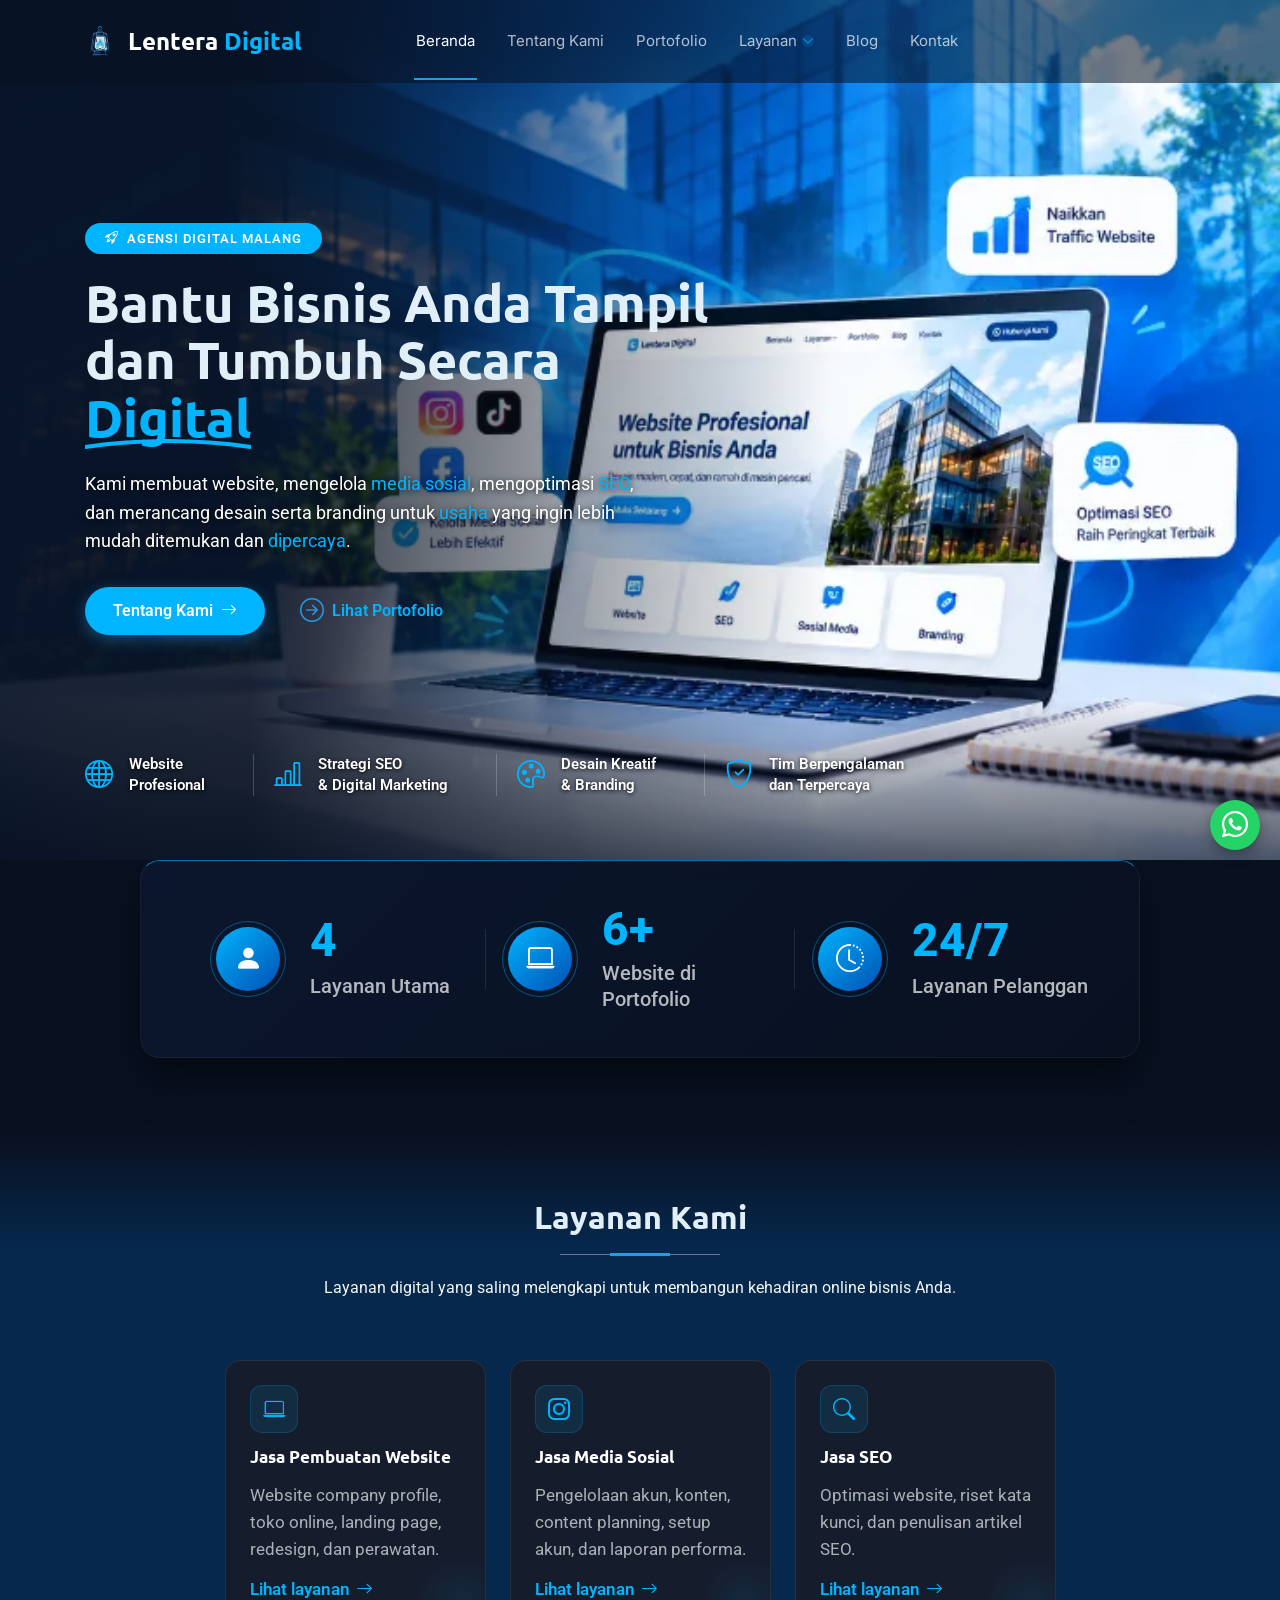
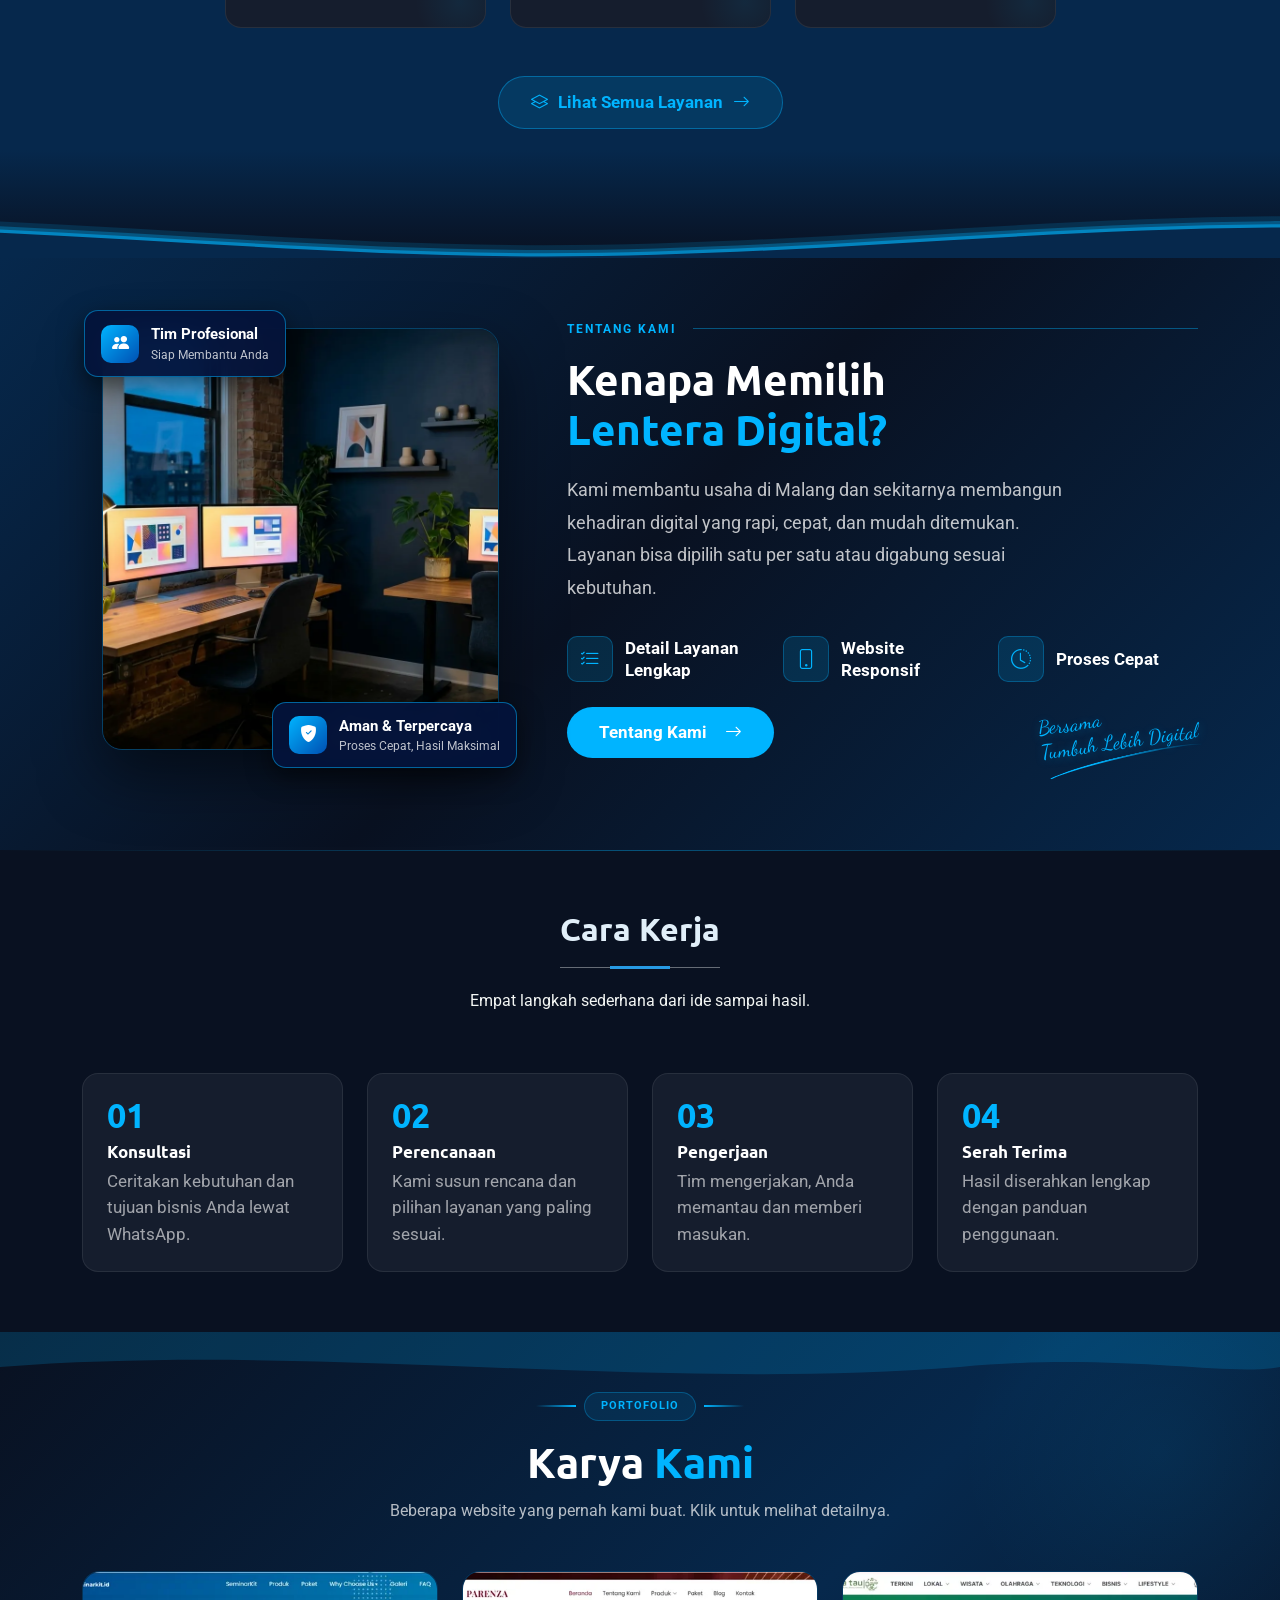
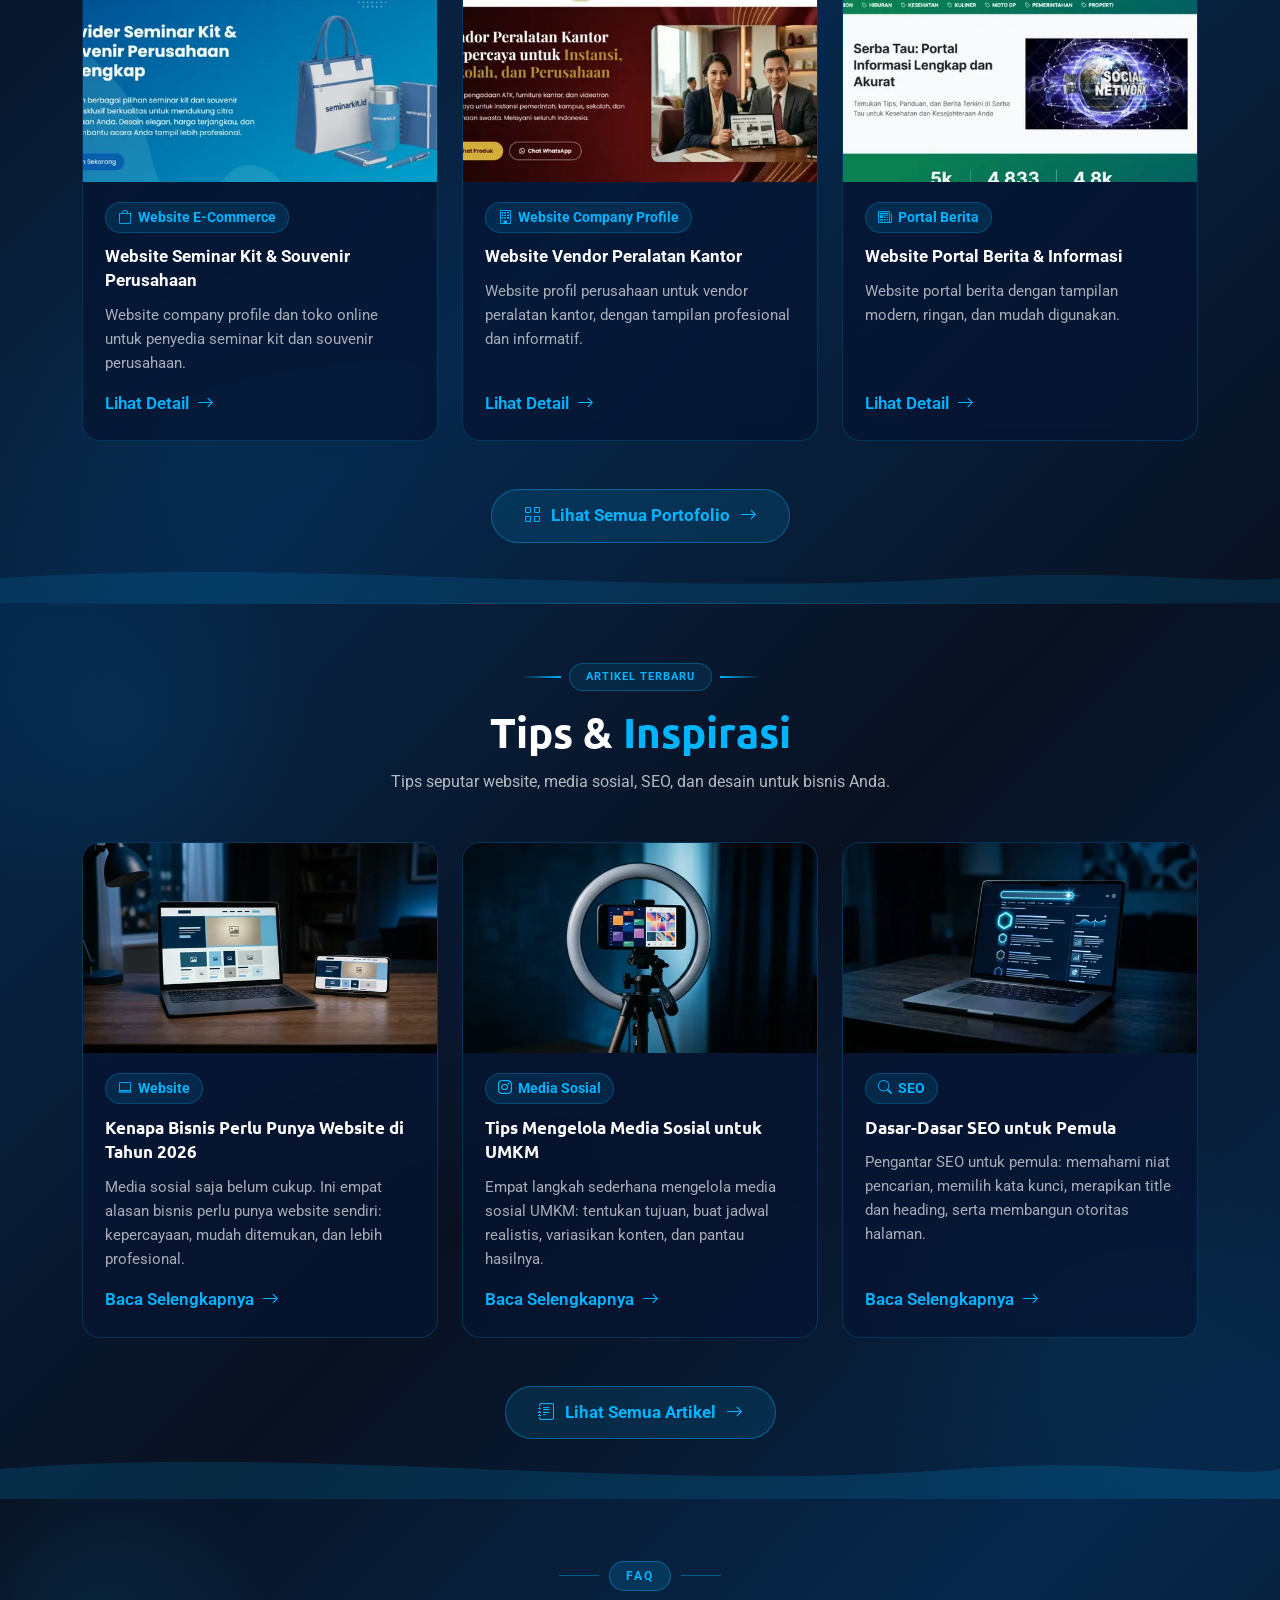
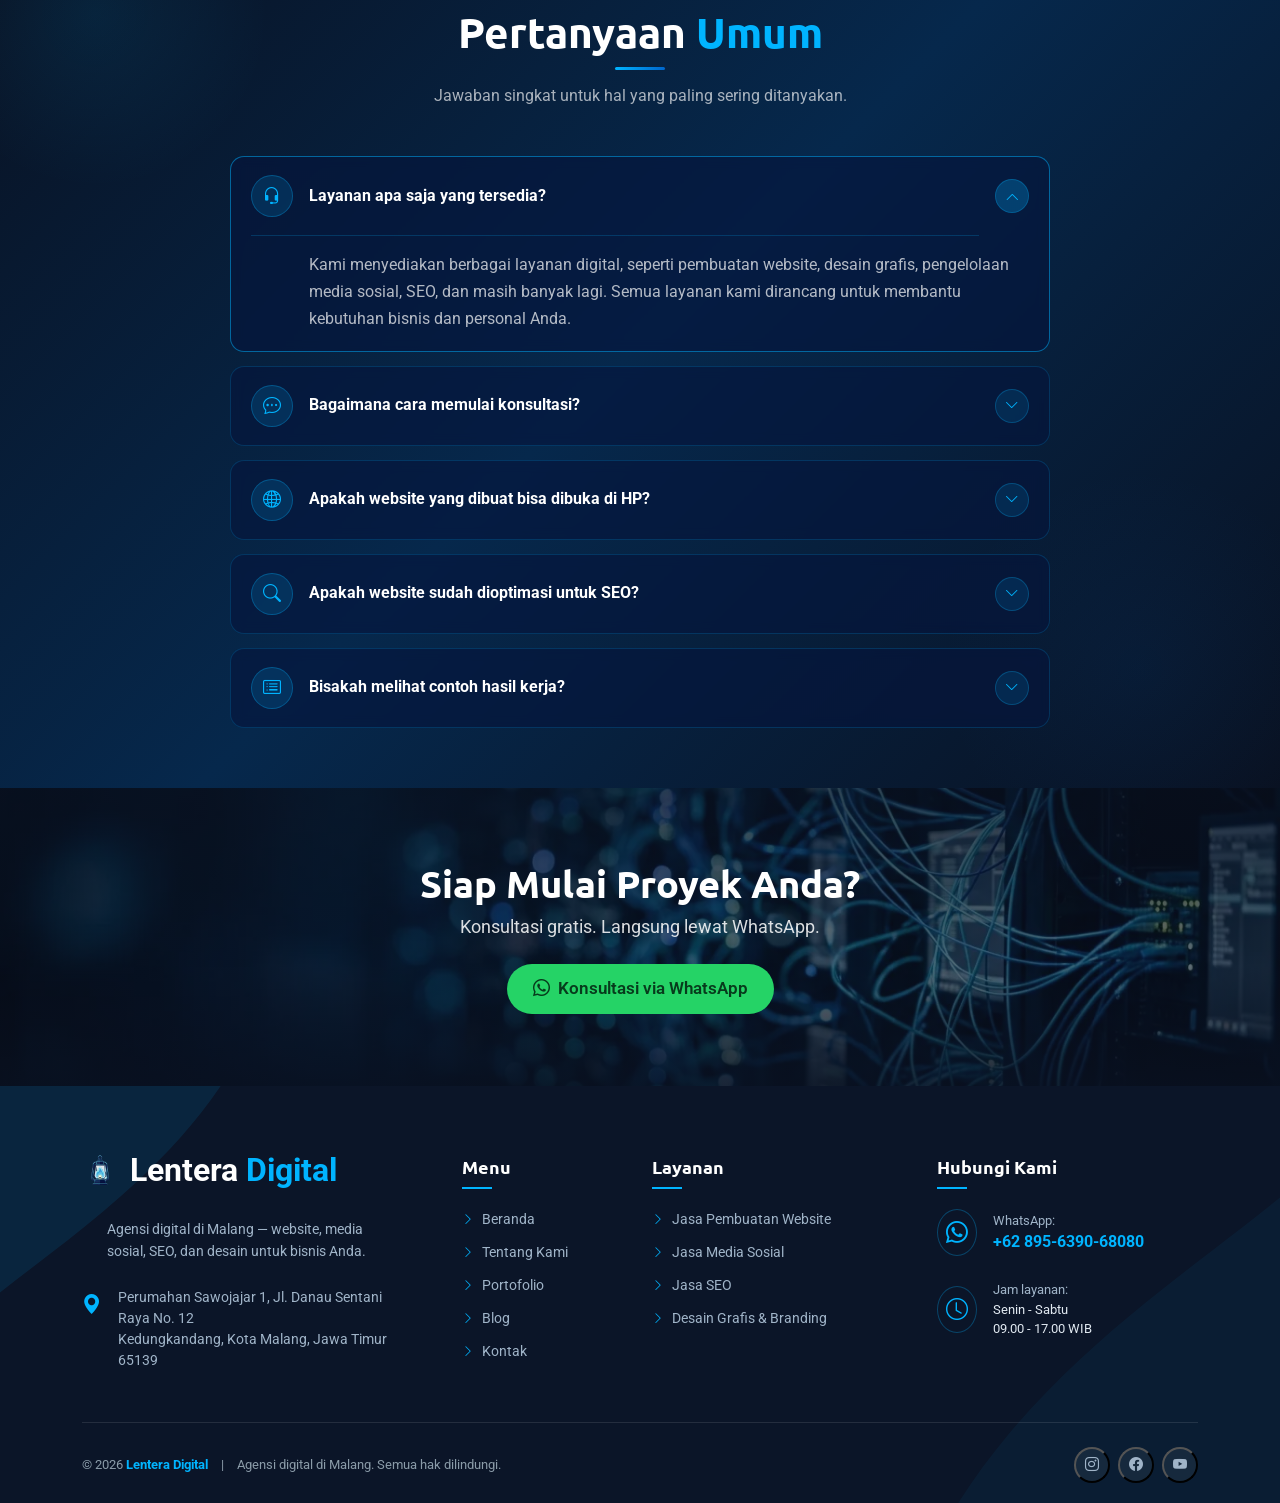
<file: index.html>
<!DOCTYPE html>

<html lang="id">
<head>
<meta charset="utf-8"/>
  <link rel="icon" type="image/png" sizes="32x32" href="assets/img/favicon-32.png">
  <link rel="apple-touch-icon" sizes="180x180" href="assets/img/apple-touch-icon.png">
<meta content="width=device-width, initial-scale=1.0" name="viewport"/>
<title>Lentera Digital | Jasa Website, Media Sosial, SEO di Malang</title>
<meta content="Agensi digital di Malang: jasa pembuatan website, pengelolaan media sosial, SEO, serta desain grafis dan branding. Lihat portofolio dan konsultasi via WhatsApp." name="description"/>
<meta content="agensi digital malang, jasa pembuatan website malang, jasa media sosial, jasa seo, jasa desain grafis, jasa branding, company profile, toko online" name="keywords"/>
<meta content="Lentera Digital" name="author"/>
<meta content="index, follow, max-image-preview:large, max-snippet:-1" name="robots"/>
<meta content="#091121" name="theme-color"/>
<link href="https://www.lenteradigital.id/" rel="canonical"/>
<meta content="ID-JI" name="geo.region"/>
<meta content="Malang" name="geo.placename"/>
<meta content="id_ID" property="og:locale"/>
<meta content="website" property="og:type"/>
<meta content="Lentera Digital" property="og:site_name"/>
<meta content="Lentera Digital | Jasa Website, Media Sosial, SEO di Malang" property="og:title"/>
<meta content="Agensi digital di Malang: jasa pembuatan website, pengelolaan media sosial, SEO, serta desain grafis dan branding. Lihat portofolio dan konsultasi via WhatsApp." property="og:description"/>
<meta content="https://www.lenteradigital.id/" property="og:url"/>
<meta content="https://www.lenteradigital.id/assets/img/og-default.jpg" property="og:image"/>
<meta content="summary_large_image" name="twitter:card"/>
<meta content="Lentera Digital | Jasa Website, Media Sosial, SEO di Malang" name="twitter:title"/>
<meta content="Agensi digital di Malang: jasa pembuatan website, pengelolaan media sosial, SEO, serta desain grafis dan branding. Lihat portofolio dan konsultasi via WhatsApp." name="twitter:description"/>
<meta content="https://www.lenteradigital.id/assets/img/og-default.jpg" name="twitter:image"/>
<link href="https://fonts.googleapis.com" rel="preconnect"/>
<link crossorigin="" href="https://fonts.gstatic.com" rel="preconnect"/>
<link rel="preload" as="style" href="https://fonts.googleapis.com/css2?family=Roboto:wght@400;500;700&amp;family=Inter:wght@400;500;600&amp;family=Ubuntu:wght@400;500;700&amp;family=Lora:ital,wght@0,400;0,600;1,400&amp;display=swap" onload="this.onload=null;this.rel='stylesheet'"/><noscript><link href="https://fonts.googleapis.com/css2?family=Roboto:wght@400;500;700&amp;family=Inter:wght@400;500;600&amp;family=Ubuntu:wght@400;500;700&amp;family=Lora:ital,wght@0,400;0,600;1,400&amp;display=swap" rel="stylesheet"/></noscript>
<link rel="preload" as="style" href="https://fonts.googleapis.com/css2?family=Dancing+Script:wght@600&amp;display=swap&amp;text=%20BDLTabeghilmrstu" onload="this.onload=null;this.rel='stylesheet'"/>
<noscript><link rel="stylesheet" href="https://fonts.googleapis.com/css2?family=Dancing+Script:wght@600&amp;display=swap&amp;text=%20BDLTabeghilmrstu"/></noscript>
<link href="assets/vendor/bootstrap/css/bootstrap.min.css" rel="stylesheet"/>
<link href="assets/vendor/bootstrap-icons/bootstrap-icons.min.css" rel="stylesheet"/>
<link href="assets/css/main.min.css" rel="stylesheet"/>
<link href="assets/css/custom.min.css" rel="stylesheet"/>
<script type="application/ld+json">{"@context": "https://schema.org", "@graph": [{"@type": ["Organization", "ProfessionalService"], "@id": "https://www.lenteradigital.id/#org", "name": "Lentera Digital", "url": "https://www.lenteradigital.id/", "logo": {"@type": "ImageObject", "url": "https://www.lenteradigital.id/assets/img/logo.webp", "width": 512, "height": 512}, "image": "https://www.lenteradigital.id/assets/img/og-default.jpg", "telephone": "+62 895-6390-68080", "priceRange": "$$", "description": "Agensi digital di Malang: jasa pembuatan website, media sosial, SEO, serta desain grafis dan branding.", "address": {"@type": "PostalAddress", "streetAddress": "Perumahan Sawojajar 1, Jl. Danau Sentani Raya No. 12", "addressLocality": "Kota Malang", "addressRegion": "Jawa Timur", "postalCode": "65139", "addressCountry": "ID"}, "areaServed": [{"@type": "City", "name": "Malang"}, {"@type": "Country", "name": "Indonesia"}], "openingHoursSpecification": [{"@type": "OpeningHoursSpecification", "dayOfWeek": ["Monday", "Tuesday", "Wednesday", "Thursday", "Friday", "Saturday"], "opens": "09:00", "closes": "17:00"}], "contactPoint": {"@type": "ContactPoint", "telephone": "+62 895-6390-68080", "contactType": "customer service", "availableLanguage": "Indonesian"}}, {"@type": "WebSite", "@id": "https://www.lenteradigital.id/#website", "url": "https://www.lenteradigital.id/", "name": "Lentera Digital", "inLanguage": "id-ID", "publisher": {"@id": "https://www.lenteradigital.id/#org"}}, {"@type": "WebPage", "@id": "https://www.lenteradigital.id/#webpage", "url": "https://www.lenteradigital.id/", "name": "Lentera Digital | Jasa Website, Media Sosial, SEO di Malang", "isPartOf": {"@id": "https://www.lenteradigital.id/#website"}, "about": {"@id": "https://www.lenteradigital.id/#org"}, "inLanguage": "id-ID"}, {"@type": "FAQPage", "mainEntity": [{"@type": "Question", "name": "Layanan apa saja yang tersedia?", "acceptedAnswer": {"@type": "Answer", "text": "Kami melayani pembuatan website, pengelolaan media sosial, SEO, serta desain grafis dan branding. Setiap layanan terdiri dari beberapa jenis yang bisa dipilih sesuai kebutuhan."}}, {"@type": "Question", "name": "Bagaimana cara memulai konsultasi?", "acceptedAnswer": {"@type": "Answer", "text": "Klik tombol WhatsApp di halaman layanan yang Anda minati. Pesan akan terisi otomatis dengan nama layanan yang dipilih, tinggal Anda kirim."}}, {"@type": "Question", "name": "Apakah website yang dibuat bisa dibuka di HP?", "acceptedAnswer": {"@type": "Answer", "text": "Ya. Semua website dirancang responsif sehingga tampil rapi di HP, tablet, dan komputer."}}, {"@type": "Question", "name": "Apakah website sudah dioptimasi untuk SEO?", "acceptedAnswer": {"@type": "Answer", "text": "Ya, SEO dasar sudah diterapkan: struktur heading, meta description, kecepatan muat, sitemap, robots.txt, dan schema."}}, {"@type": "Question", "name": "Bisakah melihat contoh hasil kerja?", "acceptedAnswer": {"@type": "Answer", "text": "Bisa. Halaman Portofolio menampilkan contoh website yang pernah dibuat, dan tiap contoh punya tombol menuju website aslinya."}}]}, {"@type": "ItemList", "name": "Layanan Lentera Digital", "itemListElement": [{"@type": "ListItem", "position": 1, "name": "Jasa Pembuatan Website", "url": "https://www.lenteradigital.id/layanan/website.html"}, {"@type": "ListItem", "position": 2, "name": "Jasa Media Sosial", "url": "https://www.lenteradigital.id/layanan/media-sosial.html"}, {"@type": "ListItem", "position": 3, "name": "Jasa SEO", "url": "https://www.lenteradigital.id/layanan/seo.html"}, {"@type": "ListItem", "position": 4, "name": "Desain Grafis & Branding", "url": "https://www.lenteradigital.id/layanan/desain-grafis.html"}]}]}</script>
<meta content="1200" property="og:image:width"/>
<meta content="630" property="og:image:height"/>
<meta content="Ilustrasi ruang kerja agensi digital" property="og:image:alt"/>
<link rel="preload" as="image" href="assets/img/bg/hero-bg-full.webp" fetchpriority="high">
</head>
<body class="index-page" data-wa="62895639068080">
<header class="header d-flex align-items-center fixed-top" id="header">
<div class="container position-relative d-flex align-items-center">
<a aria-label="Lentera Digital - Beranda" class="logo d-flex align-items-center" href="index.html">
<img src="assets/img/logo-128.webp" alt="Lentera Digital" width="38" height="38">
<span class="sitename">Lentera <span class="accent">Digital</span></span>
</a>
<nav aria-label="Menu utama" class="navmenu mx-auto" id="navmenu">
<ul>
<li><a class="active" href="index.html">Beranda</a></li>
<li><a href="tentang-kami.html">Tentang Kami</a></li>
<li><a href="portofolio.html">Portofolio</a></li>
<li class="dropdown"><a href="layanan.html"><span>Layanan</span> <i class="bi bi-chevron-down toggle-dropdown"></i></a><ul><li><a href="layanan/website.html">Jasa Pembuatan Website</a></li><li><a href="layanan/media-sosial.html">Jasa Media Sosial</a></li><li><a href="layanan/seo.html">Jasa SEO</a></li><li><a href="layanan/desain-grafis.html">Desain Grafis &amp; Branding</a></li></ul></li>
<li><a href="blog.html">Blog</a></li>
<li><a href="kontak.html">Kontak</a></li>
</ul>
<button type="button"  aria-expanded="false" aria-label="Buka menu" class="mobile-nav-toggle d-xl-none bi bi-list" role="button" style="background:none;border:none;padding:0;" aria-label="Buka menu" aria-expanded="false"></button>
</nav>
</div>
</header>
<main class="main">
<!-- Hero -->
<section class="hero section" id="hero">
<div class="hero-background">
<img alt="" fetchpriority="high" height="1080" src="assets/img/bg/hero-bg-full.webp" style="object-position: right center;" width="1920"/>
<div class="overlay" style="background: transparent;"></div>
<div class="overlay-bottom" style="position: absolute; bottom: 0; left: 0; width: 100%; height: 200px; background: linear-gradient(to top, rgba(9, 17, 33, 0.85) 0%, transparent 100%); z-index: 1;"></div>
<div class="hero-side-gradient" style="position: absolute; top: 0; left: 0; width: 65%; height: 100%; background: linear-gradient(to right, rgba(9, 17, 33, 0.88) 30%, transparent 100%); z-index: 1;"></div>
</div>
<div class="container d-flex flex-column" style="min-height: calc(100vh - 140px); justify-content: space-between; position: relative; z-index: 2; padding-top: 30px;">
<div class="row align-items-center flex-grow-1">
<div class="col-lg-7">
<div class="hero-content text-start">
<span class="hero-badge" style="background-color: #00b4ff; color: #fff; padding: 6px 20px; border: none; font-size: 13px;"><i class="bi bi-rocket-takeoff me-2"></i>AGENSI DIGITAL MALANG</span>
<h1 style="font-weight: 800;">Bantu Bisnis Anda Tampil dan Tumbuh Secara <span style="color: #00b4ff; position: relative; display: inline-block;">Digital<svg height="12" preserveaspectratio="none" style="position: absolute; bottom: -5px; left: 0; stroke: #00b4ff; fill: none; stroke-width: 4; stroke-linecap: round;" viewbox="0 0 100 12" width="100%"><path d="M0,8 Q50,-4 100,8"></path></svg></span></h1>
<p style="font-size: 18px; color: #ffffff; max-width: 550px; margin-bottom: 25px; text-shadow: 0 1px 6px rgba(0,0,0,0.8); line-height: 1.6;">Kami membuat website, mengelola <span style="color: #00b4ff;">media sosial</span>, mengoptimasi <span style="color: #00b4ff;">SEO</span>, dan merancang desain serta branding untuk <span style="color: #00b4ff;">usaha</span> yang ingin lebih mudah ditemukan dan <span style="color: #00b4ff;">dipercaya</span>.</p>
<div class="hero-actions" style="gap: 15px; margin-bottom: 0;">
<a class="btn-primary" href="tentang-kami.html" style="background-color: #00b4ff; color: #fff; border-radius: 50px; padding: 12px 28px; font-weight: 600;">Tentang Kami <i class="bi bi-arrow-right ms-1"></i></a>
<a class="btn-secondary" href="portofolio.html" style="background: transparent; color: #00b4ff; padding: 12px 20px; font-weight: 600; text-decoration: none; display: inline-flex; align-items: center; gap: 8px;"><i class="bi bi-arrow-right-circle fs-4"></i><span>Lihat Portofolio</span></a>
</div>
</div>
</div>
</div>
<style>
          .hero-marquee-container {
            overflow: hidden;
            display: flex;
            width: 100%;
            padding-top: 20px;
            padding-bottom: 1.5rem;
          }
          .hero-marquee-track {
            display: flex;
            align-items: center;
            gap: 1.5rem;
            padding-right: 1.5rem;
            flex-shrink: 0;
            justify-content: flex-start;
          }
          @media (max-width: 767.98px) {
            .hero-marquee-track {
              animation: marqueeScroll 15s linear infinite;
            }
          }
          @media (min-width: 768px) {
            .hero-marquee-track.duplicate {
              display: none;
            }
            .hero-marquee-track {
              padding-right: 0;
              gap: 3rem;
            }
          }
          @keyframes marqueeScroll {
            0% { transform: translateX(0); }
            100% { transform: translateX(-100%); }
          }
        </style>
<div class="hero-marquee-container">
<div class="hero-marquee-track">
<div class="d-flex align-items-center gap-3 flex-shrink-0">
<i class="bi bi-globe" style="color: #00b4ff; font-size: 28px;"></i>
<span style="font-size: 15px; font-weight: 600; line-height: 1.4; color: #fff; text-shadow: 0 1px 4px rgba(0,0,0,0.9); white-space: nowrap;">Website<br/>Profesional</span>
</div>
<div class="d-flex align-items-center gap-3 flex-shrink-0" style="border-left: 1px solid rgba(255,255,255,0.2); padding-left: 20px;">
<i class="bi bi-bar-chart-line" style="color: #00b4ff; font-size: 28px;"></i>
<span style="font-size: 15px; font-weight: 600; line-height: 1.4; color: #fff; text-shadow: 0 1px 4px rgba(0,0,0,0.9); white-space: nowrap;">Strategi SEO<br/>&amp; Digital Marketing</span>
</div>
<div class="d-flex align-items-center gap-3 flex-shrink-0" style="border-left: 1px solid rgba(255,255,255,0.2); padding-left: 20px;">
<i class="bi bi-palette" style="color: #00b4ff; font-size: 28px;"></i>
<span style="font-size: 15px; font-weight: 600; line-height: 1.4; color: #fff; text-shadow: 0 1px 4px rgba(0,0,0,0.9); white-space: nowrap;">Desain Kreatif<br/>&amp; Branding</span>
</div>
<div class="d-flex align-items-center gap-3 flex-shrink-0" style="border-left: 1px solid rgba(255,255,255,0.2); padding-left: 20px;">
<i class="bi bi-shield-check" style="color: #00b4ff; font-size: 28px;"></i>
<span style="font-size: 15px; font-weight: 600; line-height: 1.4; color: #fff; text-shadow: 0 1px 4px rgba(0,0,0,0.9); white-space: nowrap;">Tim Berpengalaman<br/>dan Terpercaya</span>
</div>
</div>
<div aria-hidden="true" class="hero-marquee-track duplicate">
<div class="d-flex align-items-center gap-3 flex-shrink-0" style="border-left: 1px solid rgba(255,255,255,0.2); padding-left: 20px;">
<i class="bi bi-globe" style="color: #00b4ff; font-size: 28px;"></i>
<span style="font-size: 15px; font-weight: 600; line-height: 1.4; color: #fff; text-shadow: 0 1px 4px rgba(0,0,0,0.9); white-space: nowrap;">Website<br/>Profesional</span>
</div>
<div class="d-flex align-items-center gap-3 flex-shrink-0" style="border-left: 1px solid rgba(255,255,255,0.2); padding-left: 20px;">
<i class="bi bi-bar-chart-line" style="color: #00b4ff; font-size: 28px;"></i>
<span style="font-size: 15px; font-weight: 600; line-height: 1.4; color: #fff; text-shadow: 0 1px 4px rgba(0,0,0,0.9); white-space: nowrap;">Strategi SEO<br/>&amp; Digital Marketing</span>
</div>
<div class="d-flex align-items-center gap-3 flex-shrink-0" style="border-left: 1px solid rgba(255,255,255,0.2); padding-left: 20px;">
<i class="bi bi-palette" style="color: #00b4ff; font-size: 28px;"></i>
<span style="font-size: 15px; font-weight: 600; line-height: 1.4; color: #fff; text-shadow: 0 1px 4px rgba(0,0,0,0.9); white-space: nowrap;">Desain Kreatif<br/>&amp; Branding</span>
</div>
<div class="d-flex align-items-center gap-3 flex-shrink-0" style="border-left: 1px solid rgba(255,255,255,0.2); padding-left: 20px;">
<i class="bi bi-shield-check" style="color: #00b4ff; font-size: 28px;"></i>
<span style="font-size: 15px; font-weight: 600; line-height: 1.4; color: #fff; text-shadow: 0 1px 4px rgba(0,0,0,0.9); white-space: nowrap;">Tim Berpengalaman<br/>dan Terpercaya</span>
</div>
</div>
</div>
</div>
</section>
<section class="stats section" id="stats" style="padding: 0 0 80px 0; background: #091121; position: relative; z-index: 5;">
<div class="container">
<div style="background: linear-gradient(135deg, rgba(13, 27, 54, 0.6) 0%, rgba(9, 17, 33, 0.8) 100%); border: 1px solid rgba(255, 255, 255, 0.05); border-top: 1px solid rgba(0, 180, 255, 0.6); border-radius: 20px; padding: 45px 35px; max-width: 1000px; margin: -40px auto 0 auto; box-shadow: 0 20px 40px rgba(0,0,0,0.5); position: relative; z-index: 10; backdrop-filter: blur(10px);">
<div class="row align-items-center g-0 gy-4 text-center text-md-start">
<!-- Stat 1 -->
<div class="col-12 col-md d-flex flex-column flex-md-row justify-content-center align-items-center gap-3 gap-md-4 px-3">
<div style="width: 76px; height: 76px; border-radius: 50%; border: 1px solid rgba(0, 180, 255, 0.4); padding: 5px; display: flex; align-items: center; justify-content: center; flex-shrink: 0;">
<div style="width: 100%; height: 100%; border-radius: 50%; background: linear-gradient(135deg, #00b4ff 0%, #0050b3 100%); display: flex; align-items: center; justify-content: center;">
<i class="bi bi-person-fill" style="color: #fff; font-size: 28px;"></i>
</div>
</div>
<div>
<div style="font-size: 46px; font-weight: 800; color: #00b4ff; line-height: 1;">4</div>
<div style="font-size: 20px; color: rgba(255,255,255,0.7); margin-top: 8px; font-weight: 500;">Layanan Utama</div>
</div>
</div>
<!-- Divider -->
<div class="col-auto d-none d-md-block"><div style="width: 1px; height: 60px; background: rgba(255,255,255,0.1);"></div></div>
<!-- Stat 2 -->
<div class="col-12 col-md d-flex flex-column flex-md-row justify-content-center align-items-center gap-3 gap-md-4 px-3">
<div style="width: 76px; height: 76px; border-radius: 50%; border: 1px solid rgba(0, 180, 255, 0.4); padding: 5px; display: flex; align-items: center; justify-content: center; flex-shrink: 0;">
<div style="width: 100%; height: 100%; border-radius: 50%; background: linear-gradient(135deg, #00b4ff 0%, #0050b3 100%); display: flex; align-items: center; justify-content: center;">
<i class="bi bi-laptop" style="color: #fff; font-size: 28px;"></i>
</div>
</div>
<div>
<div style="font-size: 46px; font-weight: 800; color: #00b4ff; line-height: 1;">6+</div>
<div style="font-size: 20px; color: rgba(255,255,255,0.7); margin-top: 8px; font-weight: 500; line-height: 1.3;">Website di Portofolio</div>
</div>
</div>
<!-- Divider -->
<div class="col-auto d-none d-md-block"><div style="width: 1px; height: 60px; background: rgba(255,255,255,0.1);"></div></div>
<!-- Stat 3 -->
<div class="col-12 col-md d-flex flex-column flex-md-row justify-content-center align-items-center gap-3 gap-md-4 px-3">
<div style="width: 76px; height: 76px; border-radius: 50%; border: 1px solid rgba(0, 180, 255, 0.4); padding: 5px; display: flex; align-items: center; justify-content: center; flex-shrink: 0;">
<div style="width: 100%; height: 100%; border-radius: 50%; background: linear-gradient(135deg, #00b4ff 0%, #0050b3 100%); display: flex; align-items: center; justify-content: center;">
<i class="bi bi-clock-history" style="color: #fff; font-size: 28px;"></i>
</div>
</div>
<div>
<div style="font-size: 46px; font-weight: 800; color: #00b4ff; line-height: 1;">24/7</div>
<div style="font-size: 20px; color: rgba(255,255,255,0.7); margin-top: 8px; font-weight: 500;">Layanan Pelanggan</div>
</div>
</div>
</div>
</div>
</div>
</section>
<section class="section" id="layanan" style="background: linear-gradient(to bottom, #091121 0%, #06284c 15%, #06284c 85%, #091121 100%); padding-bottom: 0 !important;">
<div class="container section-title"><h2>Layanan Kami</h2><p>Layanan digital yang saling melengkapi untuk membangun kehadiran online bisnis Anda.</p></div>
<div class="container"><div class="row g-4 justify-content-center">
<div class="col-md-6 col-lg-3"><a class="svc-card" href="layanan/website.html"><span class="ico"><i class="bi bi-laptop"></i></span><h3>Jasa Pembuatan Website</h3><p>Website company profile, toko online, landing page, redesign, dan perawatan.</p><span class="more">Lihat layanan <i class="bi bi-arrow-right"></i></span></a></div>
<div class="col-md-6 col-lg-3"><a class="svc-card" href="layanan/media-sosial.html"><span class="ico"><i class="bi bi-instagram"></i></span><h3>Jasa Media Sosial</h3><p>Pengelolaan akun, konten, content planning, setup akun, dan laporan performa.</p><span class="more">Lihat layanan <i class="bi bi-arrow-right"></i></span></a></div>
<div class="col-md-6 col-lg-3"><a class="svc-card" href="layanan/seo.html"><span class="ico"><i class="bi bi-search"></i></span><h3>Jasa SEO</h3><p>Optimasi website, riset kata kunci, dan penulisan artikel SEO.</p><span class="more">Lihat layanan <i class="bi bi-arrow-right"></i></span></a></div>
</div></div>
<div class="text-center mt-5 pb-4">
<a href="layanan.html" onmouseout="this.style.background='rgba(0,180,255,0.12)';this.style.color='#00b4ff';" onmouseover="this.style.background='#00b4ff';this.style.color='#fff';" style="display:inline-flex;align-items:center;gap:10px;background:rgba(0,180,255,0.12);border:1.5px solid rgba(0,180,255,0.4);color:#00b4ff;font-weight:700;font-size: 17px;padding:13px 32px;border-radius:50px;text-decoration:none;transition:all 0.3s;">
<i class="bi bi-layers"></i> Lihat Semua Layanan <i class="bi bi-arrow-right"></i>
</a>
</div>
<!-- Wave transition -->
<div class="waves-wrapper" style="position:relative; width:100%; height:45px; margin-top:60px; overflow:hidden;">
<svg class="waves" preserveaspectratio="none" shape-rendering="auto" style="position:absolute; bottom:0; width:100%; height:45px;" viewbox="0 24 150 28" xmlns="http://www.w3.org/2000/svg" xmlns:xlink="http://www.w3.org/1999/xlink">
<defs>
<path d="M-160 44c30 0 58-18 88-18s 58 18 88 18 58-18 88-18 58 18 88 18 v44h-352z" id="gentle-wave"></path>
</defs>
<g class="parallax">
<use fill="rgba(0, 180, 255, 0.15)" x="48" xlink:href="#gentle-wave" y="0"></use>
<use fill="rgba(0, 180, 255, 0.3)" x="48" xlink:href="#gentle-wave" y="3"></use>
<use fill="rgba(0, 180, 255, 0.5)" x="48" xlink:href="#gentle-wave" y="5"></use>
<use fill="#06284c" x="48" xlink:href="#gentle-wave" y="7"></use>
</g>
</svg>
</div>
<style>
        .parallax > use { animation: move-forever 25s cubic-bezier(.55,.5,.45,.5) infinite; }
        .parallax > use:nth-child(1) { animation-delay: -2s; animation-duration: 4s; }
        .parallax > use:nth-child(2) { animation-delay: -3s; animation-duration: 6s; }
        .parallax > use:nth-child(3) { animation-delay: -4s; animation-duration: 9s; }
        .parallax > use:nth-child(4) { animation-delay: -5s; animation-duration: 13s; }
        @keyframes move-forever { 0% { transform: translate3d(-90px,0,0); } 100% { transform: translate3d(85px,0,0); } }
      </style>
</section>
<section class="section" id="tentang" style="background: linear-gradient(135deg, #06284c 0%, #091121 50%, #06284c 100%); padding: 50px 0 80px 0;">
<style>
        .about-img-wrapper { position: relative; border-radius: 20px; overflow: visible; }
        .about-img-wrapper img { border-radius: 20px; width: 100%; object-fit: cover; display: block; box-shadow: 0 20px 60px rgba(0,0,0,0.5); }
        .about-float-card { position: absolute; background: rgba(6, 40, 76, 0.92); backdrop-filter: blur(12px); border: 1px solid rgba(0,180,255,0.25); border-radius: 14px; padding: 10px 16px; display: flex; align-items: center; gap: 10px; }
        .about-float-card .float-icon { width: 36px; height: 36px; border-radius: 10px; background: linear-gradient(135deg, #00b4ff, #0050b3); display: flex; align-items: center; justify-content: center; flex-shrink: 0; }
        .about-float-card .float-text strong { display: block; font-size: 16px; font-weight: 700; color: #fff; }
        .about-float-card .float-text span { font-size: 14px; color: rgba(255,255,255,0.6); }
        .feature-mini { display: flex; align-items: center; gap: 12px; }
        .feature-mini .feat-icon { width: 46px; height: 46px; border-radius: 10px; background: rgba(0,180,255,0.15); border: 1px solid rgba(0,180,255,0.3); display: flex; align-items: center; justify-content: center; flex-shrink: 0; }
        .feature-mini .feat-icon i { color: #00b4ff; font-size: 20px; }
        .feature-mini strong { font-size: 17px; font-weight: 700; color: #fff; line-height: 1.3; }
        .feature-mini span { font-size: 15px; color: rgba(255,255,255,0.6); line-height: 1.5; }
        .script-text { font-family: 'Dancing Script', 'Pacifico', cursive; font-size: 20px; color: #00b4ff; text-align: left; line-height: 1.2; transform: rotate(-8deg); position: relative; display: inline-block; padding-bottom: 5px; margin-left: 20px; text-shadow: 0 2px 10px rgba(0,180,255,0.3); }
        .script-text::after { content: ''; position: absolute; top: 95%; left: 0; width: 105%; height: 18px; border: solid 2.5px transparent; border-top-color: #00b4ff; border-radius: 50%; transform: rotate(-5deg); -webkit-mask-image: linear-gradient(to right, rgba(0,0,0,1) 30%, rgba(0,0,0,0) 100%); mask-image: linear-gradient(to right, rgba(0,0,0,1) 30%, rgba(0,0,0,0) 100%); }
      </style>

<div class="container">
<div class="row g-5 align-items-center">
<!-- Kiri: Foto + Floating Cards -->
<div class="col-lg-5" style="overflow:visible !important;">
<!-- Outer: overflow visible, cards bisa keluar -->
<div style="position:relative; overflow:visible; margin:20px 20px 20px 20px;">
<!-- Inner: overflow hidden, clip foto dengan border-radius -->
<div style="border-radius:20px; overflow:hidden; box-shadow:0 25px 60px rgba(0,0,0,0.5); border:1.5px solid rgba(0,180,255,0.25);">
<img alt="Ilustrasi ruang kerja agensi digital" height="683" loading="lazy" src="assets/img/about/tentang-kami-ruang-kerja.webp" style="width:100%; height:420px; display:block; object-fit:cover; object-position:center 40%;" width="1024"/>
</div>
<!-- Card kiri atas: di LUAR foto, menempel di pojok atas-kiri -->
<div style="position:absolute; top:-18px; left:-18px; background:rgba(4,20,60,0.95); backdrop-filter:blur(14px); -webkit-backdrop-filter:blur(14px); border:1px solid rgba(0,180,255,0.5); border-radius:14px; padding:12px 16px; display:flex; align-items:center; gap:12px; box-shadow:0 8px 24px rgba(0,0,0,0.5); z-index:10;">
<div style="width:38px; height:38px; border-radius:10px; background:linear-gradient(135deg,#00b4ff,#0050b3); display:flex; align-items:center; justify-content:center; flex-shrink:0;"><i class="bi bi-people-fill" style="color:#fff; font-size:17px;"></i></div>
<div>
<div style="font-size:15px; font-weight:700; color:#fff; white-space:nowrap;">Tim Profesional</div>
<div class="fs-m" style="font-size:12px; color:rgba(255,255,255,0.75); white-space:nowrap;">Siap Membantu Anda</div>
</div>
</div>
<!-- Card kanan bawah: di LUAR foto, menempel di pojok bawah-kanan -->
<div style="position:absolute; bottom:-18px; right:-18px; background:rgba(4,20,60,0.95); backdrop-filter:blur(14px); -webkit-backdrop-filter:blur(14px); border:1px solid rgba(0,180,255,0.5); border-radius:14px; padding:12px 16px; display:flex; align-items:center; gap:12px; box-shadow:0 8px 24px rgba(0,0,0,0.5); z-index:10;">
<div style="width:38px; height:38px; border-radius:10px; background:linear-gradient(135deg,#00b4ff,#0050b3); display:flex; align-items:center; justify-content:center; flex-shrink:0;"><i class="bi bi-shield-fill-check" style="color:#fff; font-size:17px;"></i></div>
<div>
<div style="font-size:15px; font-weight:700; color:#fff; white-space:nowrap;">Aman &amp; Terpercaya</div>
<div class="fs-m" style="font-size:12px; color:rgba(255,255,255,0.75); white-space:nowrap;">Proses Cepat, Hasil Maksimal</div>
</div>
</div>
</div>
</div>
<!-- Kanan: Konten -->
<div class="col-lg-7">
<!-- Badge -->
<div class="d-flex align-items-center gap-3 mb-3">
<span class="fs-m" style="font-size: 12px; font-weight: 700; letter-spacing: 2px; color: #00b4ff; text-transform: uppercase;">Tentang Kami</span>
<div style="flex: 1; height: 1px; background: rgba(0,180,255,0.4);"></div>
</div>
<!-- Heading -->
<h2 style="font-size: clamp(28px, 4vw, 42px); font-weight: 800; color: #fff; line-height: 1.2; margin-bottom: 20px;">
              Kenapa Memilih<br/>
<span style="color: #00b4ff;">Lentera Digital?</span>
</h2>
<!-- Deskripsi -->
<p style="font-size: 18px; color: rgba(255,255,255,0.75); line-height: 1.8; margin-bottom: 32px; max-width: 520px;">
              Kami membantu usaha di Malang dan sekitarnya membangun kehadiran digital yang rapi, cepat, dan mudah ditemukan. Layanan bisa dipilih satu per satu atau digabung sesuai kebutuhan.
            </p>
<!-- 3 Mini Feature Boxes -->
<div class="row g-3 mb-4">
<div class="col-md-4">
<div class="feature-mini">
<div class="feat-icon"><i class="bi bi-list-check"></i></div>
<strong>Detail Layanan Lengkap</strong>
</div>
</div>
<div class="col-md-4">
<div class="feature-mini">
<div class="feat-icon"><i class="bi bi-phone"></i></div>
<strong>Website Responsif</strong>
</div>
</div>
<div class="col-md-4">
<div class="feature-mini">
<div class="feat-icon"><i class="bi bi-clock-history"></i></div>
<strong>Proses Cepat</strong>
</div>
</div>
</div>
<!-- Button + Script -->
<div class="d-flex align-items-center justify-content-between flex-wrap gap-3">
<a href="tentang-kami.html" style="background: #00b4ff; color: #fff; border-radius: 50px; padding: 13px 32px; font-weight: 700; font-size: 17px; text-decoration: none; display: inline-flex; align-items: center; gap: 10px; transition: background 0.3s;">Tentang Kami  <i class="bi bi-arrow-right"></i></a>
<div class="script-text">Bersama<br/>Tumbuh Lebih Digital</div>
</div>
</div>
</div>
</div>
</section>
<section class="section" id="alur" style="position:relative;">
<!-- Top divider: subtle gradient line -->
<div style="position:absolute;top:0;left:0;width:100%;height:1px;background:linear-gradient(to right,transparent,rgba(0,180,255,0.4),transparent);pointer-events:none;"></div>
<div class="container section-title"><h2>Cara Kerja</h2><p>Empat langkah sederhana dari ide sampai hasil.</p></div>
<div class="container"><div class="row g-4"><div class="col-sm-6 col-lg-3"><div class="step"><div class="no">01</div><h3>Konsultasi</h3><p>Ceritakan kebutuhan dan tujuan bisnis Anda lewat WhatsApp.</p></div></div><div class="col-sm-6 col-lg-3"><div class="step"><div class="no">02</div><h3>Perencanaan</h3><p>Kami susun rencana dan pilihan layanan yang paling sesuai.</p></div></div><div class="col-sm-6 col-lg-3"><div class="step"><div class="no">03</div><h3>Pengerjaan</h3><p>Tim mengerjakan, Anda memantau dan memberi masukan.</p></div></div><div class="col-sm-6 col-lg-3"><div class="step"><div class="no">04</div><h3>Serah Terima</h3><p>Hasil diserahkan lengkap dengan panduan penggunaan.</p></div></div></div></div>
</section>
<section class="section" id="portofolio" style="background: linear-gradient(135deg, #091121 0%, #06284c 50%, #091121 100%); position: relative; overflow: hidden;">
<!-- Decorative blobs -->
<div style="position:absolute; top:-80px; right:-80px; width:400px; height:400px; border-radius:50%; background: radial-gradient(circle, rgba(0,180,255,0.07) 0%, transparent 70%); pointer-events:none;"></div>
<div style="position:absolute; bottom:-100px; left:-60px; width:500px; height:500px; border-radius:50%; background: radial-gradient(circle, rgba(0,180,255,0.05) 0%, transparent 70%); pointer-events:none;"></div>
<!-- Top wave (facing UP / concave) -->
<svg preserveaspectratio="none" style="position:absolute;top:0;left:0;width:100%;height:70px;opacity:0.18;pointer-events:none;" viewbox="0 0 1440 70" xmlns="http://www.w3.org/2000/svg"><path d="M0,35 C360,10 720,60 1080,35 C1260,20 1380,45 1440,35 L1440,0 L0,0 Z" fill="#00b4ff"></path></svg>
<!-- Bottom wave decoration (thin) -->
<svg preserveaspectratio="none" style="position:absolute;bottom:0;left:0;width:100%;height:50px;opacity:0.12;pointer-events:none;" viewbox="0 0 1440 50" xmlns="http://www.w3.org/2000/svg"><path d="M0,25 C360,5 720,45 1080,25 C1260,15 1380,32 1440,25 L1440,50 L0,50 Z" fill="#00b4ff"></path></svg>
<style>
        .port-card-new { position: relative; background: rgba(6,20,50,0.75); border: 1px solid rgba(0,180,255,0.2); border-radius: 18px; overflow: hidden; display: flex; flex-direction: column; text-align: left; color: inherit; width: 100%; height: 100%; transition: transform 0.3s ease, box-shadow 0.3s ease, border-color 0.3s ease; backdrop-filter: blur(8px); }
        .port-card-new:hover { transform: translateY(-6px); box-shadow: 0 20px 40px rgba(0,180,255,0.12); border-color: rgba(0,180,255,0.5); }
        .port-card-new .pc-img-wrap { overflow: hidden; position: relative; height: 210px; }
        .port-card-new .pc-img-wrap img { width: 100%; height: 100%; object-fit: cover; display: block; transition: transform 0.4s ease; }
        .port-card-new:hover .pc-img-wrap img { transform: scale(1.04); }
        .port-card-new .pc-expand { position: absolute; bottom: 12px; right: 12px; width: 34px; height: 34px; background: rgba(0,180,255,0.85); border-radius: 50%; display: flex; align-items: center; justify-content: center; color: #fff; font-size: 14px; }
        .port-card-new .pc-body { padding: 20px 22px 24px; display: flex; flex-direction: column; flex-grow: 1; }
        .port-card-new .pc-cat { display: inline-flex; align-items: center; gap: 6px; background: rgba(0,180,255,0.12); border: 1px solid rgba(0,180,255,0.25); color: #00b4ff; font-size: 14px; font-weight: 700; padding: 4px 12px; border-radius: 50px; margin-bottom: 12px; width: fit-content; }
        .port-card-new .pc-title { font-size: 17px; font-weight: 700; color: #fff; line-height: 1.4; margin-bottom: 10px; }
        .port-card-new .pc-desc { font-size: 15px; color: rgba(255,255,255,0.65); line-height: 1.6; margin-bottom: 16px; flex-grow: 1; }
        .port-card-new .pc-link { display: inline-flex; align-items: center; gap: 8px; color: #00b4ff; font-size: 17px; font-weight: 600; }
        .port-card-new .pc-link i { transition: transform 0.2s ease; }
        .port-card-new:hover .pc-link i { transform: translateX(3px); }
        .pc-title-link { color: #fff; text-decoration: none; text-align: left; display: block; width: 100%; font-family: var(--default-font); font-weight: 700; }
        .pc-title-link:hover { color: #00b4ff; }
      </style>
<div class="container" style="position:relative; z-index:2;">
<!-- Header -->
<div class="text-center mb-5">
<div class="d-flex justify-content-center align-items-center gap-2 mb-3">
<div style="width:40px;height:2px;background:linear-gradient(to right,transparent,#00b4ff);"></div>
<span class="fs-m" style="background:rgba(0,180,255,0.1);border:1px solid rgba(0,180,255,0.3);color:#00b4ff;font-size:11px;font-weight:700;padding:5px 16px;border-radius:50px;letter-spacing:1px;">PORTOFOLIO</span>
<div style="width:40px;height:2px;background:linear-gradient(to left,transparent,#00b4ff);"></div>
</div>
<h2 style="font-size:clamp(28px,4vw,42px);font-weight:800;color:#fff;margin-bottom:12px;">Karya <span style="color:#00b4ff;">Kami</span></h2>
<p style="font-size:16px;color:rgba(255,255,255,0.7);max-width:540px;margin:0 auto;">Beberapa website yang pernah kami buat. Klik untuk melihat detailnya.</p>
</div>
<div class="row g-4">
<div class="col-md-6 col-lg-4">
<div class="port-card-new">
<div class="pc-img-wrap">
<img alt="Website Seminar Kit &amp; Souvenir Perusahaan" height="557" loading="lazy" src="assets/img/portfolio/seminar-kit.webp" srcset="assets/img/portfolio/seminar-kit-640.webp 640w, assets/img/portfolio/seminar-kit.webp 1200w" sizes="(max-width: 768px) 100vw, 360px" width="1200"/>
</div>
<div class="pc-body">
<span class="pc-cat"><i class="bi bi-bag"></i> Website E-Commerce</span>
<div class="pc-title"><button type="button"  class="pc-title-link" data-popup="d-seminar-kit"  style="background:none;border:none;padding:0;cursor:pointer;">Website Seminar Kit &amp; Souvenir Perusahaan</button></div>
<div class="pc-desc">Website company profile dan toko online untuk penyedia seminar kit dan souvenir perusahaan.</div>
<button type="button"  class="pc-link" data-popup="d-seminar-kit" style="text-decoration:none; background:none;border:none;padding:0;cursor:pointer;">Lihat Detail <i class="bi bi-arrow-right"></i></button>
</div>
</div>
</div>
<div class="col-md-6 col-lg-4">
<div class="port-card-new">
<div class="pc-img-wrap">
<img alt="Website Vendor Peralatan Kantor" height="557" loading="lazy" src="assets/img/portfolio/peralatan-kantor.webp" srcset="assets/img/portfolio/peralatan-kantor-640.webp 640w, assets/img/portfolio/peralatan-kantor.webp 1200w" sizes="(max-width: 768px) 100vw, 360px" width="1200"/>
</div>
<div class="pc-body">
<span class="pc-cat"><i class="bi bi-building"></i> Website Company Profile</span>
<div class="pc-title"><button type="button"  class="pc-title-link" data-popup="d-peralatan-kantor"  style="background:none;border:none;padding:0;cursor:pointer;">Website Vendor Peralatan Kantor</button></div>
<div class="pc-desc">Website profil perusahaan untuk vendor peralatan kantor, dengan tampilan profesional dan informatif.</div>
<button type="button"  class="pc-link" data-popup="d-peralatan-kantor" style="text-decoration:none; background:none;border:none;padding:0;cursor:pointer;">Lihat Detail <i class="bi bi-arrow-right"></i></button>
</div>
</div>
</div>
<div class="col-md-6 col-lg-4">
<div class="port-card-new">
<div class="pc-img-wrap">
<img alt="Website Portal Berita &amp; Informasi" height="557" loading="lazy" src="assets/img/portfolio/portal-berita.webp" srcset="assets/img/portfolio/portal-berita-640.webp 640w, assets/img/portfolio/portal-berita.webp 1200w" sizes="(max-width: 768px) 100vw, 360px" width="1200"/>
</div>
<div class="pc-body">
<span class="pc-cat"><i class="bi bi-newspaper"></i> Portal Berita</span>
<div class="pc-title"><button type="button"  class="pc-title-link" data-popup="d-portal-berita"  style="background:none;border:none;padding:0;cursor:pointer;">Website Portal Berita &amp; Informasi</button></div>
<div class="pc-desc">Website portal berita dengan tampilan modern, ringan, dan mudah digunakan.</div>
<button type="button"  class="pc-link" data-popup="d-portal-berita" style="text-decoration:none; background:none;border:none;padding:0;cursor:pointer;">Lihat Detail <i class="bi bi-arrow-right"></i></button>
</div>
</div>
</div>
</div>
<div class="text-center mt-5">
<a href="portofolio.html" onmouseout="this.style.background='rgba(0,180,255,0.12)';this.style.color='#00b4ff';" onmouseover="this.style.background='#00b4ff';this.style.color='#fff';" style="display:inline-flex;align-items:center;gap:10px;background:rgba(0,180,255,0.12);border:1.5px solid rgba(0,180,255,0.4);color:#00b4ff;font-weight:700;font-size: 17px;padding:13px 32px;border-radius:50px;text-decoration:none;transition:all 0.3s;">
<i class="bi bi-grid"></i> Lihat Semua Portofolio <i class="bi bi-arrow-right"></i>
</a>
</div>
</div>
</section>
<section class="section" id="blog" style="background: linear-gradient(135deg, #06284c 0%, #091121 50%, #06284c 100%); position: relative; overflow: hidden;">
<!-- Decorative blobs -->
<div style="position:absolute; top:-80px; left:-80px; width:400px; height:400px; border-radius:50%; background: radial-gradient(circle, rgba(0,180,255,0.08) 0%, transparent 70%); pointer-events:none;"></div>
<div style="position:absolute; bottom:-100px; right:-60px; width:500px; height:500px; border-radius:50%; background: radial-gradient(circle, rgba(0,180,255,0.06) 0%, transparent 70%); pointer-events:none;"></div>
<div style="position:absolute; top:50%; left:50%; transform:translate(-50%,-50%); width:800px; height:300px; background: radial-gradient(ellipse, rgba(0,100,200,0.05) 0%, transparent 70%); pointer-events:none;"></div>
<!-- Top divider: subtle gradient line, no wave -->
<div style="position:absolute;top:0;left:0;width:100%;height:1px;background:linear-gradient(to right,transparent,rgba(0,180,255,0.4),transparent);pointer-events:none;"></div>
<!-- Bottom wave decoration -->
<svg preserveaspectratio="none" style="position:absolute;bottom:0;left:0;width:100%;height:60px;opacity:0.15;pointer-events:none;" viewbox="0 0 1440 60" xmlns="http://www.w3.org/2000/svg"><path d="M0,30 C360,5 720,55 1080,30 C1260,18 1380,40 1440,30 L1440,60 L0,60 Z" fill="#00b4ff"></path></svg>
<style>
        .blog-card-new { position: relative; background: rgba(6,20,50,0.7); border: 1px solid rgba(0,180,255,0.2); border-radius: 18px; overflow: hidden; display: flex; flex-direction: column; text-decoration: none; color: inherit; height: 100%; transition: transform 0.3s ease, box-shadow 0.3s ease, border-color 0.3s ease; backdrop-filter: blur(8px); }
        .blog-card-new:hover { transform: translateY(-6px); box-shadow: 0 20px 40px rgba(0,180,255,0.12); border-color: rgba(0,180,255,0.5); }
        .blog-card-new .bc-img-wrap { overflow:hidden; position:relative; height: 210px; }
        .blog-card-new .bc-img { width:100%; height: 100%; object-fit:cover; display:block; transition: transform 0.4s ease; }
        .blog-card-new:hover .bc-img { transform: scale(1.04); }
        .blog-card-new .bc-expand { position:absolute; top:12px; right:12px; width:32px; height:32px; background:rgba(0,180,255,0.85); border-radius:50%; display:flex; align-items:center; justify-content:center; color:#fff; font-size:13px; opacity:0; transition:opacity 0.3s; }
        .blog-card-new:hover .bc-expand { opacity:1; }
        .blog-card-new .bc-body { padding: 20px 22px 24px; display:flex; flex-direction:column; flex-grow:1; }
        .blog-card-new .bc-cat { display:inline-flex; align-items:center; gap:6px; background:rgba(0,180,255,0.12); border:1px solid rgba(0,180,255,0.25); color:#00b4ff; font-size: 14px; font-weight:700; padding:4px 12px; border-radius:50px; margin-bottom:12px; width:fit-content; }
        .blog-card-new .bc-title { font-size:17px; font-weight:700; color:#fff; line-height:1.4; margin-bottom:10px; }
        .blog-card-new .bc-desc { font-size: 15px; color:rgba(255,255,255,0.65); line-height:1.6; margin-bottom:16px; flex-grow:1; }
        .blog-card-new .bc-link { display:inline-flex; align-items:center; gap:8px; color:#00b4ff; font-size: 17px; font-weight:600; }
        .blog-card-new .bc-link i { transition: transform 0.2s; }
        .blog-card-new:hover .bc-link i { transform: translateX(4px); }
        .bc-title-link { color: #fff; text-decoration: none; font-family: var(--heading-font); }
        .bc-title-link:hover { color: #00b4ff; }
      </style>
<div class="container" style="position:relative; z-index:2;">
<!-- Header -->
<div class="text-center mb-5">
<div class="d-flex justify-content-center align-items-center gap-2 mb-3">
<div style="width:40px;height:2px;background:linear-gradient(to right,transparent,#00b4ff);"></div>
<span class="fs-m" style="background:rgba(0,180,255,0.1);border:1px solid rgba(0,180,255,0.3);color:#00b4ff;font-size:11px;font-weight:700;padding:5px 16px;border-radius:50px;letter-spacing:1px;">ARTIKEL TERBARU</span>
<div style="width:40px;height:2px;background:linear-gradient(to left,transparent,#00b4ff);"></div>
</div>
<h2 style="font-size:clamp(28px,4vw,42px);font-weight:800;color:#fff;margin-bottom:12px;">Tips &amp; <span style="color:#00b4ff;">Inspirasi</span></h2>
<p style="font-size:16px;color:rgba(255,255,255,0.7);max-width:540px;margin:0 auto;">Tips seputar website, media sosial, SEO, dan desain untuk bisnis Anda.</p>
</div>
<div class="row g-4">
<div class="col-md-6 col-lg-4">
<div class="blog-card-new">
<div class="bc-img-wrap">
<img alt="Ilustrasi website bisnis di laptop dan ponsel" class="bc-img" loading="lazy" src="assets/img/artikel/artikel-kenapa-bisnis-perlu-website.webp" srcset="assets/img/artikel/artikel-kenapa-bisnis-perlu-website-640.webp 640w, assets/img/artikel/artikel-kenapa-bisnis-perlu-website.webp 1376w" sizes="(max-width: 768px) 100vw, 360px" width="1376" height="768""/>
</div>
<div class="bc-body">
<span class="bc-cat"><i class="bi bi-laptop"></i> Website</span>
<div class="bc-title"><a class="bc-title-link" href="blog/kenapa-bisnis-perlu-website.html">Kenapa Bisnis Perlu Punya Website di Tahun 2026</a></div>
<div class="bc-desc">Media sosial saja belum cukup. Ini empat alasan bisnis perlu punya website sendiri: kepercayaan, mudah ditemukan, dan lebih profesional.</div>
<a class="bc-link" href="blog/kenapa-bisnis-perlu-website.html">Baca Selengkapnya <i class="bi bi-arrow-right"></i></a>
</div>
</div>
</div>
<div class="col-md-6 col-lg-4">
<div class="blog-card-new">
<div class="bc-img-wrap">
<img alt="Ilustrasi konten media sosial di ponsel" class="bc-img" loading="lazy" src="assets/img/artikel/artikel-tips-media-sosial-umkm.webp" srcset="assets/img/artikel/artikel-tips-media-sosial-umkm-640.webp 640w, assets/img/artikel/artikel-tips-media-sosial-umkm.webp 1376w" sizes="(max-width: 768px) 100vw, 360px" width="1376" height="768""/>
</div>
<div class="bc-body">
<span class="bc-cat"><i class="bi bi-instagram"></i> Media Sosial</span>
<div class="bc-title"><a class="bc-title-link" href="blog/tips-media-sosial-umkm.html">Tips Mengelola Media Sosial untuk UMKM</a></div>
<div class="bc-desc">Empat langkah sederhana mengelola media sosial UMKM: tentukan tujuan, buat jadwal realistis, variasikan konten, dan pantau hasilnya.</div>
<a class="bc-link" href="blog/tips-media-sosial-umkm.html">Baca Selengkapnya <i class="bi bi-arrow-right"></i></a>
</div>
</div>
</div>
<div class="col-md-6 col-lg-4">
<div class="blog-card-new">
<div class="bc-img-wrap">
<img alt="Ilustrasi hasil pencarian dan peringkat SEO" class="bc-img" loading="lazy" src="assets/img/artikel/artikel-dasar-seo-pemula.webp" srcset="assets/img/artikel/artikel-dasar-seo-pemula-640.webp 640w, assets/img/artikel/artikel-dasar-seo-pemula.webp 1376w" sizes="(max-width: 768px) 100vw, 360px" width="1376" height="768""/>
</div>
<div class="bc-body">
<span class="bc-cat"><i class="bi bi-search"></i> SEO</span>
<div class="bc-title"><a class="bc-title-link" href="blog/dasar-dasar-seo-pemula.html">Dasar-Dasar SEO untuk Pemula</a></div>
<div class="bc-desc">Pengantar SEO untuk pemula: memahami niat pencarian, memilih kata kunci, merapikan title dan heading, serta membangun otoritas halaman.</div>
<a class="bc-link" href="blog/dasar-dasar-seo-pemula.html">Baca Selengkapnya <i class="bi bi-arrow-right"></i></a>
</div>
</div>
</div>
</div>
<div class="text-center mt-5">
<a href="blog.html" onmouseout="this.style.background='rgba(0,180,255,0.12)';this.style.color='#00b4ff';" onmouseover="this.style.background='#00b4ff';this.style.color='#fff';" style="display:inline-flex;align-items:center;gap:10px;background:rgba(0,180,255,0.12);border:1.5px solid rgba(0,180,255,0.4);color:#00b4ff;font-weight:700;font-size: 17px;padding:13px 32px;border-radius:50px;text-decoration:none;transition:all 0.3s;">
<i class="bi bi-journal-text"></i> Lihat Semua Artikel <i class="bi bi-arrow-right"></i>
</a>
</div>
</div>
</section>
<section class="section" id="faq" style="background: linear-gradient(135deg, #091121 0%, #06284c 50%, #091121 100%); position:relative; overflow:hidden;">
<!-- Blob decorations -->
<div style="position:absolute;top:-60px;left:-80px;width:350px;height:350px;border-radius:50%;background:radial-gradient(circle,rgba(0,180,255,0.09) 0%,transparent 70%);pointer-events:none;"></div>
<div style="position:absolute;bottom:-80px;right:-60px;width:400px;height:400px;border-radius:50%;background:radial-gradient(circle,rgba(0,100,200,0.07) 0%,transparent 70%);pointer-events:none;"></div>
<style>
        .faq-new { max-width: 820px; margin: 0 auto; display: flex; flex-direction: column; gap: 14px; }
        .faq-new-item { background: rgba(6,20,60,0.6); border: 1px solid rgba(0,180,255,0.18); border-radius: 14px; overflow: hidden; transition: border-color 0.3s; backdrop-filter: blur(6px); }
        .faq-new-item.open { border-color: rgba(0,180,255,0.5); }
        .faq-new-btn { width:100%; display:flex; align-items:center; gap:16px; padding:18px 20px; background:none; border:none; cursor:pointer; text-align:left; }
        .faq-new-ico { width:42px; height:42px; min-width:42px; border-radius:50%; background:rgba(0,180,255,0.15); border:1px solid rgba(0,180,255,0.3); display:flex; align-items:center; justify-content:center; color:#00b4ff; font-size:18px; }
        .faq-new-q { flex:1; font-size:16px; font-weight:700; color:#fff; line-height:1.4; }
        .faq-new-arr { width:34px; height:34px; min-width:34px; border-radius:50%; background:rgba(0,180,255,0.12); border:1px solid rgba(0,180,255,0.25); display:flex; align-items:center; justify-content:center; color:#00b4ff; font-size:14px; transition: transform 0.3s, background 0.3s; }
        .faq-new-item.open .faq-new-arr { transform: rotate(180deg); background: rgba(0,180,255,0.25); }
        .faq-new-body { display:none; padding: 16px 20px 18px 78px; font-size: 16px; color:rgba(255,255,255,0.7); line-height:1.7; background: linear-gradient(rgba(0,180,255,0.2), rgba(0,180,255,0.2)) no-repeat 20px 0 / calc(100% - 90px) 1px; }
        .faq-new-item.open .faq-new-body { display:block; }
      </style>
<div class="container" style="position:relative;z-index:2;">
<!-- Header -->
<div class="text-center mb-5">
<div style="display:inline-flex;align-items:center;gap:10px;margin-bottom:16px;">
<div style="width:40px;height:1px;background:rgba(0,180,255,0.4);"></div>
<span class="fs-m" style="background:rgba(0,180,255,0.15);border:1px solid rgba(0,180,255,0.4);color:#00b4ff;font-size:12px;font-weight:700;letter-spacing:2px;padding:5px 16px;border-radius:50px;">FAQ</span>
<div style="width:40px;height:1px;background:rgba(0,180,255,0.4);"></div>
</div>
<h2 style="font-size:clamp(28px,5vw,42px);font-weight:800;color:#fff;margin-bottom:10px;">Pertanyaan <span style="color:#00b4ff;">Umum</span></h2>
<div style="width:50px;height:3px;background:linear-gradient(to right,#00b4ff,#0066cc);border-radius:3px;margin:0 auto 14px;"></div>
<p style="color:rgba(255,255,255,0.65);font-size:16px;">Jawaban singkat untuk hal yang paling sering ditanyakan.</p>
</div>
<div class="faq-new">
<div class="faq-new-item open">
<button class="faq-new-btn" onclick="this.closest('.faq-new-item').classList.toggle('open')">
<span class="faq-new-ico"><i class="bi bi-headset"></i></span>
<span class="faq-new-q">Layanan apa saja yang tersedia?</span>
<span class="faq-new-arr"><i class="bi bi-chevron-down"></i></span>
</button>
<div class="faq-new-body">Kami menyediakan berbagai layanan digital, seperti pembuatan website, desain grafis, pengelolaan media sosial, SEO, dan masih banyak lagi. Semua layanan kami dirancang untuk membantu kebutuhan bisnis dan personal Anda.</div>
</div>
<div class="faq-new-item">
<button class="faq-new-btn" onclick="this.closest('.faq-new-item').classList.toggle('open')">
<span class="faq-new-ico"><i class="bi bi-chat-dots"></i></span>
<span class="faq-new-q">Bagaimana cara memulai konsultasi?</span>
<span class="faq-new-arr"><i class="bi bi-chevron-down"></i></span>
</button>
<div class="faq-new-body">Klik tombol WhatsApp di halaman layanan yang Anda minati. Pesan akan terisi otomatis dengan nama layanan yang dipilih, tinggal Anda kirim.</div>
</div>
<div class="faq-new-item">
<button class="faq-new-btn" onclick="this.closest('.faq-new-item').classList.toggle('open')">
<span class="faq-new-ico"><i class="bi bi-globe2"></i></span>
<span class="faq-new-q">Apakah website yang dibuat bisa dibuka di HP?</span>
<span class="faq-new-arr"><i class="bi bi-chevron-down"></i></span>
</button>
<div class="faq-new-body">Ya. Semua website dirancang responsif sehingga tampil rapi di HP, tablet, dan komputer.</div>
</div>
<div class="faq-new-item">
<button class="faq-new-btn" onclick="this.closest('.faq-new-item').classList.toggle('open')">
<span class="faq-new-ico"><i class="bi bi-search"></i></span>
<span class="faq-new-q">Apakah website sudah dioptimasi untuk SEO?</span>
<span class="faq-new-arr"><i class="bi bi-chevron-down"></i></span>
</button>
<div class="faq-new-body">Ya, SEO dasar sudah diterapkan: struktur heading, meta description, kecepatan muat, sitemap, robots.txt, dan schema.</div>
</div>
<div class="faq-new-item">
<button class="faq-new-btn" onclick="this.closest('.faq-new-item').classList.toggle('open')">
<span class="faq-new-ico"><i class="bi bi-card-list"></i></span>
<span class="faq-new-q">Bisakah melihat contoh hasil kerja?</span>
<span class="faq-new-arr"><i class="bi bi-chevron-down"></i></span>
</button>
<div class="faq-new-body">Bisa. Halaman Portofolio menampilkan contoh website yang pernah dibuat, dan tiap contoh punya tombol menuju website aslinya.</div>
</div>
</div>
</div>
</section>
<section class="cta-img section" data-bg="assets/img/cta-background.webp" style="background-color: #0b1528;">
<div class="container">
<h2>Siap Mulai Proyek Anda?</h2>
<p>Konsultasi gratis. Langsung lewat WhatsApp.</p>
<a class="btn-wa" href="https://wa.me/62895639068080?text=Halo%2C%20saya%20ingin%20konsultasi%20tentang%20layanan%20Lentera%20Digital." rel="noopener" target="_blank"><i class="bi bi-whatsapp"></i> Konsultasi via WhatsApp</a>
</div>
</section>
<div aria-hidden="true" hidden="">
<div hidden="" id="d-seminar-kit">
<img alt="Tampilan Website Seminar Kit &amp; Souvenir Perusahaan" height="557" src="assets/img/portfolio/seminar-kit.webp" srcset="assets/img/portfolio/seminar-kit-640.webp 640w, assets/img/portfolio/seminar-kit.webp 1200w" sizes="(max-width: 768px) 100vw, 360px" loading="lazy" decoding="async" width="1200"/>
<div class="port-tag"><i class="bi bi-star-fill"></i> Website</div>
<h3 class="popup-title">Website Seminar Kit &amp; Souvenir Perusahaan</h3>
<p class="popup-desc">Website penyedia paket seminar kit, merchandise, dan souvenir perusahaan. Isinya katalog produk seperti notebook, tumbler, tas, dan pulpen, pilihan paket, galeri, FAQ, serta blog, dengan tombol pesan langsung lewat WhatsApp.</p>
<div class="popup-actions-new" style="margin-left:0;">
<a class="btn-wa-blue" href="https://www.seminarkit.id/" rel="noopener" target="_blank">
<i class="bi bi-globe"></i> Kunjungi Website <i class="bi bi-arrow-right"></i>
</a>
</div>
</div>
<div hidden="" id="d-peralatan-kantor">
<img alt="Tampilan Website Vendor Peralatan Kantor" height="557" src="assets/img/portfolio/peralatan-kantor.webp" srcset="assets/img/portfolio/peralatan-kantor-640.webp 640w, assets/img/portfolio/peralatan-kantor.webp 1200w" sizes="(max-width: 768px) 100vw, 360px" loading="lazy" decoding="async" width="1200"/>
<div class="port-tag"><i class="bi bi-star-fill"></i> Website</div>
<h3 class="popup-title">Website Vendor Peralatan Kantor</h3>
<p class="popup-desc">Website vendor pengadaan ATK, furniture kantor, dan videotron untuk instansi, sekolah, kampus, dan perusahaan. Memuat kategori produk, paket pengadaan, profil perusahaan, FAQ, dan blog.</p>
<div class="popup-actions-new" style="margin-left:0;">
<a class="btn-wa-blue" href="https://peralatankantor.web.id/" rel="noopener" target="_blank">
<i class="bi bi-globe"></i> Kunjungi Website <i class="bi bi-arrow-right"></i>
</a>
</div>
</div>
<div hidden="" id="d-portal-berita">
<img alt="Tampilan Website Portal Berita &amp; Informasi" height="557" src="assets/img/portfolio/portal-berita.webp" srcset="assets/img/portfolio/portal-berita-640.webp 640w, assets/img/portfolio/portal-berita.webp 1200w" sizes="(max-width: 768px) 100vw, 360px" loading="lazy" decoding="async" width="1200"/>
<div class="port-tag"><i class="bi bi-star-fill"></i> Website</div>
<h3 class="popup-title">Website Portal Berita &amp; Informasi</h3>
<p class="popup-desc">Portal berita dan informasi yang membahas banyak topik: teknologi, bisnis, wisata, olahraga, kesehatan, dan gaya hidup, dengan kategori yang tertata dan artikel terbaru di beranda.</p>
<div class="popup-actions-new" style="margin-left:0;">
<a class="btn-wa-blue" href="https://www.serbatau.web.id/" rel="noopener" target="_blank">
<i class="bi bi-globe"></i> Kunjungi Website <i class="bi bi-arrow-right"></i>
</a>
</div>
</div>
</div>
</main>
<footer class="fs-m footer" id="footer" style="background-color: #0b1528; color: #b0c4de; position: relative; overflow: hidden; padding: 60px 0 20px; font-size: 14px;">
<!-- Wave decorations -->
<svg style="position: absolute; top: -50px; left: -50px; width: 300px; height: 300px; opacity: 0.1; pointer-events: none;" viewbox="0 0 200 200" xmlns="http://www.w3.org/2000/svg">
<path d="M0,0 L200,0 C150,100 50,150 0,200 Z" fill="#00b4ff"></path>
</svg>
<svg style="position: absolute; bottom: -50px; right: -50px; width: 400px; height: 400px; opacity: 0.05; pointer-events: none;" viewbox="0 0 200 200" xmlns="http://www.w3.org/2000/svg">
<path d="M200,200 L0,200 C50,100 150,50 200,0 Z" fill="#00b4ff"></path>
</svg>
<div class="container" style="position: relative; z-index: 1;">
<div class="row gy-4 mb-5">
<!-- Col 1 -->
<div class="col-lg-4 col-md-12 pe-lg-5">
<a class="d-flex align-items-center mb-4" href="index.html" style="text-decoration: none;"><img src="assets/img/logo-128.webp" alt="Lentera Digital" style="max-height:46px;width:auto;margin-right:12px;" width="36" height="36"><span style="font-size: 32px; font-weight: 700; color: #fff;">Lentera <span style="color: #00b4ff;">Digital</span></span>
</a>
<p style="color: #a0b4c8; line-height: 1.6; margin-bottom: 25px; padding-left: 25px;">Agensi digital di Malang — website, media sosial, SEO, dan desain untuk bisnis Anda.</p>
<div class="d-flex align-items-start gap-3">
<i class="bi bi-geo-alt-fill" style="color: #00b4ff; font-size: 20px; margin-top: 2px;"></i>
<p style="color: #a0b4c8; line-height: 1.5; margin: 0;">Perumahan Sawojajar 1, Jl. Danau Sentani Raya No. 12<br/>Kedungkandang, Kota Malang, Jawa Timur 65139</p>
</div>
</div>
<!-- Col 2 -->
<div class="col-lg-2 col-md-4" style="padding-top:10px;">
<h2 class="h4" style="color: #fff; font-size: 18px; font-weight: 600; margin-bottom: 20px; position: relative; padding-bottom: 12px;">Menu
            <span style="position: absolute; left: 0; bottom: 0; width: 30px; height: 2px; background: #00b4ff;"></span>
</h2>
<ul class="footer-links-list" style="list-style: none; padding: 0; margin: 0;">
<li style="margin-bottom: 12px;"><a href="index.html" style="color: #a0b4c8; text-decoration: none; display: flex; align-items: center; gap: 8px; transition: color 0.3s;"><i class="fs-m bi bi-chevron-right" style="color: #00b4ff; font-size: 12px;"></i> Beranda</a></li>
<li style="margin-bottom: 12px;"><a href="tentang-kami.html" style="color: #a0b4c8; text-decoration: none; display: flex; align-items: center; gap: 8px; transition: color 0.3s;"><i class="fs-m bi bi-chevron-right" style="color: #00b4ff; font-size: 12px;"></i> Tentang Kami</a></li>
<li style="margin-bottom: 12px;"><a href="portofolio.html" style="color: #a0b4c8; text-decoration: none; display: flex; align-items: center; gap: 8px; transition: color 0.3s;"><i class="fs-m bi bi-chevron-right" style="color: #00b4ff; font-size: 12px;"></i> Portofolio</a></li>
<li style="margin-bottom: 12px;"><a href="blog.html" style="color: #a0b4c8; text-decoration: none; display: flex; align-items: center; gap: 8px; transition: color 0.3s;"><i class="fs-m bi bi-chevron-right" style="color: #00b4ff; font-size: 12px;"></i> Blog</a></li>
<li style="margin-bottom: 12px;"><a href="kontak.html" style="color: #a0b4c8; text-decoration: none; display: flex; align-items: center; gap: 8px; transition: color 0.3s;"><i class="fs-m bi bi-chevron-right" style="color: #00b4ff; font-size: 12px;"></i> Kontak</a></li>
</ul>
</div>
<!-- Col 3 -->
<div class="col-lg-3 col-md-4" style="padding-top:10px;">
<h2 class="h4" style="color: #fff; font-size: 18px; font-weight: 600; margin-bottom: 20px; position: relative; padding-bottom: 12px;">Layanan
            <span style="position: absolute; left: 0; bottom: 0; width: 30px; height: 2px; background: #00b4ff;"></span>
</h2>
<ul class="footer-links-list" style="list-style: none; padding: 0; margin: 0;">
<li style="margin-bottom: 12px;"><a href="layanan/website.html" style="color: #a0b4c8; text-decoration: none; display: flex; align-items: center; gap: 8px; transition: color 0.3s;"><i class="fs-m bi bi-chevron-right" style="color: #00b4ff; font-size: 12px;"></i> Jasa Pembuatan Website</a></li>
<li style="margin-bottom: 12px;"><a href="layanan/media-sosial.html" style="color: #a0b4c8; text-decoration: none; display: flex; align-items: center; gap: 8px; transition: color 0.3s;"><i class="fs-m bi bi-chevron-right" style="color: #00b4ff; font-size: 12px;"></i> Jasa Media Sosial</a></li>
<li style="margin-bottom: 12px;"><a href="layanan/seo.html" style="color: #a0b4c8; text-decoration: none; display: flex; align-items: center; gap: 8px; transition: color 0.3s;"><i class="fs-m bi bi-chevron-right" style="color: #00b4ff; font-size: 12px;"></i> Jasa SEO</a></li>
<li style="margin-bottom: 12px;"><a href="layanan/desain-grafis.html" style="color: #a0b4c8; text-decoration: none; display: flex; align-items: center; gap: 8px; transition: color 0.3s;"><i class="fs-m bi bi-chevron-right" style="color: #00b4ff; font-size: 12px;"></i> Desain Grafis &amp; Branding</a></li>
</ul>
</div>
<!-- Col 4 -->
<div class="col-lg-3 col-md-4" style="padding-top:10px;">
<h2 class="h4" style="color: #fff; font-size: 18px; font-weight: 600; margin-bottom: 20px; position: relative; padding-bottom: 12px;">Hubungi Kami
            <span style="position: absolute; left: 0; bottom: 0; width: 30px; height: 2px; background: #00b4ff;"></span>
</h2>
<div class="d-flex align-items-center gap-3 mb-4">
<i class="bi bi-whatsapp" style="color: #00b4ff; font-size: 22px; border: 1px solid rgba(0,180,255,0.3); border-radius: 50%; padding: 6px 8px;"></i>
<div>
<p class="fs-m" style="color: #a0b4c8; margin: 0; font-size: 13px;">WhatsApp:</p>
<a href="https://wa.me/62895639068080" class="fs-m" style="color: #00b4ff; font-weight: 700; text-decoration: none; font-size: 16px; display: inline-block; white-space: nowrap;">+62 895-6390-68080</a>
</div>
</div>
<div class="d-flex align-items-center gap-3">
<i class="bi bi-clock" style="color: #00b4ff; font-size: 22px; border: 1px solid rgba(0,180,255,0.3); border-radius: 50%; padding: 6px 8px;"></i>
<div>
<p class="fs-m" style="color: #a0b4c8; margin: 0; font-size: 13px;">Jam layanan:</p>
<p class="fs-m" style="color: #e0e8f0; margin: 0; font-size: 13px;">Senin - Sabtu<br/>09.00 - 17.00 WIB</p>
</div>
</div>
</div>
</div>
<div class="d-flex flex-column flex-md-row justify-content-between align-items-center pt-4" style="border-top: 1px solid rgba(255,255,255,0.1);">
<p class="fs-m" style="color: #8a9ba8; margin: 0; font-size: 13px;">© 2026 <strong style="color:#00b4ff;">Lentera Digital</strong> <span style="margin:0 10px;">|</span> Agensi digital di Malang. Semua hak dilindungi.</p>
<div class="d-flex gap-2 mt-3 mt-md-0">
<button type="button"  aria-label="Social Link"  style="width: 36px; height: 36px; background: rgba(255,255,255,0.05); border-radius: 50%; display: flex; justify-content: center; align-items: center; color: #a0b4c8; text-decoration: none; transition: background 0.3s;"><i class="bi bi-instagram"></i></button>
<button type="button"  aria-label="Social Link"  style="width: 36px; height: 36px; background: rgba(255,255,255,0.05); border-radius: 50%; display: flex; justify-content: center; align-items: center; color: #a0b4c8; text-decoration: none; transition: background 0.3s;"><i class="bi bi-facebook"></i></button>
<button type="button"  aria-label="Social Link"  style="width: 36px; height: 36px; background: rgba(255,255,255,0.05); border-radius: 50%; display: flex; justify-content: center; align-items: center; color: #a0b4c8; text-decoration: none; transition: background 0.3s;"><i class="bi bi-youtube"></i></button>
</div>
</div>
</div>
<style>
      .footer-links-list li a:hover { color: #00b4ff !important; }
      .footer-links-list .bi-chevron-right { transition: transform 0.3s; }
      .footer-links-list li a:hover .bi-chevron-right { transform: translateX(4px); }
    </style>
</footer>
<a aria-label="Chat WhatsApp" class="float-wa" href="https://wa.me/62895639068080?text=Halo%2C%20saya%20ingin%20bertanya%20tentang%20layanan%20Lentera%20Digital." rel="noopener" target="_blank"><i class="bi bi-whatsapp"></i></a>
<button type="button"  aria-label="Social Link" aria-label="Ke atas" class="scroll-top d-flex align-items-center justify-content-center"  id="scroll-top" aria-label="Ke atas"><i class="bi bi-arrow-up-short"></i></button>
<dialog aria-label="Detail" class="popup" id="popup">
<button aria-label="Tutup" class="popup-close" type="button"><i class="bi bi-x-lg"></i></button>
<div class="popup-body"></div>
</dialog>
<script src="assets/js/main.js"></script>
</body>
</html>
</file>
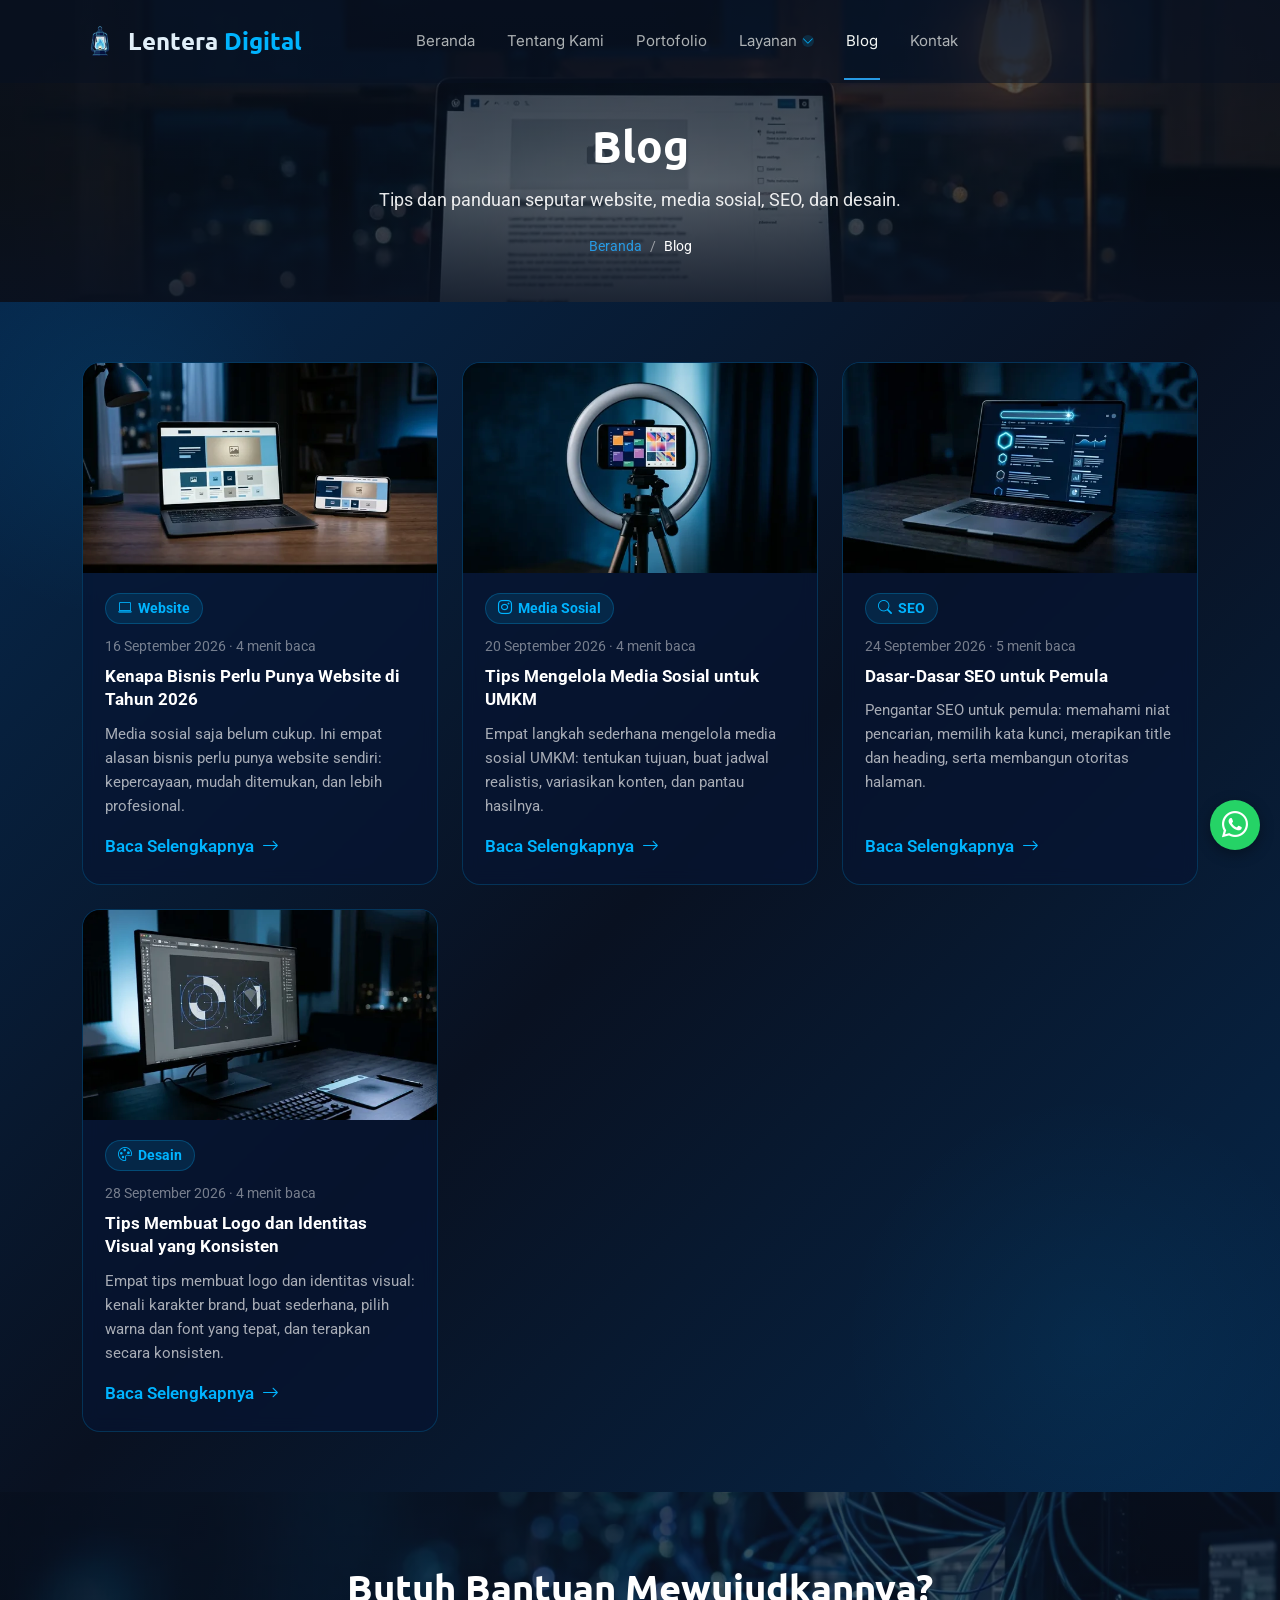
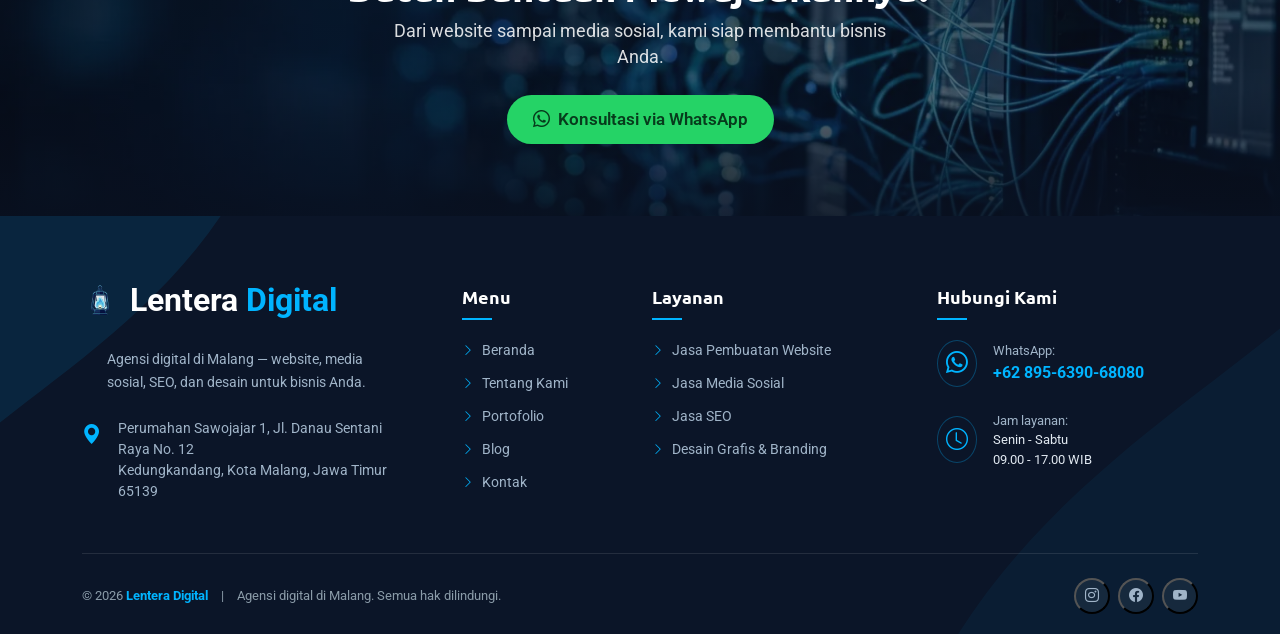
<file: blog.html>
﻿<!DOCTYPE html>

<html lang="id">
<head>
<meta charset="utf-8"/>
  <link rel="icon" type="image/png" sizes="32x32" href="assets/img/favicon-32.png">
  <link rel="apple-touch-icon" sizes="180x180" href="assets/img/apple-touch-icon.png">
<meta content="width=device-width, initial-scale=1.0" name="viewport"/>
<title>Blog Website, Media Sosial, SEO &amp; Desain | Lentera Digital</title>
<meta content="Artikel seputar website, media sosial, SEO, dan desain grafis untuk membantu bisnis dan UMKM tampil lebih baik secara digital." name="description"/>
<meta content="blog digital marketing, tips website, tips media sosial umkm, dasar seo, tips desain logo" name="keywords"/>
<meta content="Lentera Digital" name="author"/>
<meta content="index, follow, max-image-preview:large, max-snippet:-1" name="robots"/>
<meta content="#091121" name="theme-color"/>
<link href="https://www.lenteradigital.id/blog.html" rel="canonical"/>
<meta content="ID-JI" name="geo.region"/>
<meta content="Malang" name="geo.placename"/>
<meta content="id_ID" property="og:locale"/>
<meta content="website" property="og:type"/>
<meta content="Lentera Digital" property="og:site_name"/>
<meta content="Blog Website, Media Sosial, SEO &amp; Desain | Lentera Digital" property="og:title"/>
<meta content="Artikel seputar website, media sosial, SEO, dan desain grafis untuk membantu bisnis dan UMKM tampil lebih baik secara digital." property="og:description"/>
<meta content="https://www.lenteradigital.id/blog.html" property="og:url"/>
<meta content="https://www.lenteradigital.id/assets/img/og-default.jpg" property="og:image"/>
<meta content="summary_large_image" name="twitter:card"/>
<meta content="Blog Website, Media Sosial, SEO &amp; Desain | Lentera Digital" name="twitter:title"/>
<meta content="Artikel seputar website, media sosial, SEO, dan desain grafis untuk membantu bisnis dan UMKM tampil lebih baik secara digital." name="twitter:description"/>
<meta content="https://www.lenteradigital.id/assets/img/og-default.jpg" name="twitter:image"/>
<link href="https://fonts.googleapis.com" rel="preconnect"/>
<link crossorigin="" href="https://fonts.gstatic.com" rel="preconnect"/>
<link rel="preload" as="style" href="https://fonts.googleapis.com/css2?family=Roboto:wght@400;500;700&amp;family=Inter:wght@400;500;600&amp;family=Ubuntu:wght@400;500;700&amp;family=Lora:ital,wght@0,400;0,600;1,400&amp;display=swap" onload="this.onload=null;this.rel='stylesheet'"/><noscript><link href="https://fonts.googleapis.com/css2?family=Roboto:wght@400;500;700&amp;family=Inter:wght@400;500;600&amp;family=Ubuntu:wght@400;500;700&amp;family=Lora:ital,wght@0,400;0,600;1,400&amp;display=swap" rel="stylesheet"/></noscript>
<link href="assets/vendor/bootstrap/css/bootstrap.min.css" rel="stylesheet"/>
<link href="assets/vendor/bootstrap-icons/bootstrap-icons.min.css" rel="stylesheet"/>
<link href="assets/css/main.min.css" rel="stylesheet"/>
<link href="assets/css/custom.min.css" rel="stylesheet"/>
<script type="application/ld+json">{"@context": "https://schema.org", "@graph": [{"@type": ["Organization", "ProfessionalService"], "@id": "https://www.lenteradigital.id/#org", "name": "Lentera Digital", "url": "https://www.lenteradigital.id/", "logo": {"@type": "ImageObject", "url": "https://www.lenteradigital.id/assets/img/logo.webp", "width": 512, "height": 512}, "image": "https://www.lenteradigital.id/assets/img/og-default.jpg", "telephone": "+62 895-6390-68080", "priceRange": "$$", "description": "Agensi digital di Malang: jasa pembuatan website, media sosial, SEO, serta desain grafis dan branding.", "address": {"@type": "PostalAddress", "streetAddress": "Perumahan Sawojajar 1, Jl. Danau Sentani Raya No. 12", "addressLocality": "Kota Malang", "addressRegion": "Jawa Timur", "postalCode": "65139", "addressCountry": "ID"}, "areaServed": [{"@type": "City", "name": "Malang"}, {"@type": "Country", "name": "Indonesia"}], "openingHoursSpecification": [{"@type": "OpeningHoursSpecification", "dayOfWeek": ["Monday", "Tuesday", "Wednesday", "Thursday", "Friday", "Saturday"], "opens": "09:00", "closes": "17:00"}], "contactPoint": {"@type": "ContactPoint", "telephone": "+62 895-6390-68080", "contactType": "customer service", "availableLanguage": "Indonesian"}}, {"@type": "WebSite", "@id": "https://www.lenteradigital.id/#website", "url": "https://www.lenteradigital.id/", "name": "Lentera Digital", "inLanguage": "id-ID", "publisher": {"@id": "https://www.lenteradigital.id/#org"}}, {"@type": "BreadcrumbList", "itemListElement": [{"@type": "ListItem", "position": 1, "name": "Beranda", "item": "https://www.lenteradigital.id/"}, {"@type": "ListItem", "position": 2, "name": "Blog", "item": "https://www.lenteradigital.id/blog.html"}]}, {"@type": "Blog", "@id": "https://www.lenteradigital.id/blog.html#blog", "name": "Blog Lentera Digital", "url": "https://www.lenteradigital.id/blog.html", "inLanguage": "id-ID", "publisher": {"@id": "https://www.lenteradigital.id/#org"}, "blogPost": [{"@type": "BlogPosting", "headline": "Kenapa Bisnis Perlu Punya Website di Tahun 2026", "url": "https://www.lenteradigital.id/blog/kenapa-bisnis-perlu-website.html", "datePublished": "2026-09-16"}, {"@type": "BlogPosting", "headline": "Tips Mengelola Media Sosial untuk UMKM", "url": "https://www.lenteradigital.id/blog/tips-media-sosial-umkm.html", "datePublished": "2026-09-20"}, {"@type": "BlogPosting", "headline": "Dasar-Dasar SEO untuk Pemula", "url": "https://www.lenteradigital.id/blog/dasar-dasar-seo-pemula.html", "datePublished": "2026-09-24"}, {"@type": "BlogPosting", "headline": "Tips Membuat Logo dan Identitas Visual yang Konsisten", "url": "https://www.lenteradigital.id/blog/tips-membuat-logo-identitas-visual.html", "datePublished": "2026-09-28"}]}]}</script>
<meta content="1200" property="og:image:width"/>
<meta content="630" property="og:image:height"/>
<meta content="Ilustrasi ruang kerja agensi digital" property="og:image:alt"/>
</head>
<body class="inner-page" data-wa="62895639068080">
<header class="header d-flex align-items-center fixed-top" id="header">
<div class="container position-relative d-flex align-items-center">
<a aria-label="Lentera Digital - Beranda" class="logo d-flex align-items-center" href="index.html">
<img src="assets/img/logo-128.webp" alt="Lentera Digital" width="38" height="38">
<span class="sitename">Lentera <span class="accent">Digital</span></span>
</a>
<nav aria-label="Menu utama" class="navmenu mx-auto" id="navmenu">
<ul>
<li><a class="" href="index.html">Beranda</a></li>
<li><a href="tentang-kami.html">Tentang Kami</a></li>
<li><a href="portofolio.html">Portofolio</a></li>
<li class="dropdown"><a href="layanan.html"><span>Layanan</span> <i class="bi bi-chevron-down toggle-dropdown"></i></a><ul><li><a href="layanan/website.html">Jasa Pembuatan Website</a></li><li><a href="layanan/media-sosial.html">Jasa Media Sosial</a></li><li><a href="layanan/seo.html">Jasa SEO</a></li><li><a href="layanan/desain-grafis.html">Desain Grafis &amp; Branding</a></li></ul></li>
<li><a class="active" href="blog.html">Blog</a></li>
<li><a href="kontak.html">Kontak</a></li>
</ul>
<button type="button"  aria-expanded="false" aria-label="Buka menu" class="mobile-nav-toggle d-xl-none bi bi-list" role="button" style="background:none;border:none;padding:0;" aria-label="Buka menu" aria-expanded="false"></button>
</nav>
</div>
</header>
<main class="main">
<section class="page-hero" style="background-image:url('assets/img/hero/hero-blog.webp')">
<div class="container">
<h1>Blog</h1>
<p>Tips dan panduan seputar website, media sosial, SEO, dan desain.</p>
<nav aria-label="Breadcrumb"><ol><li><a href="index.html">Beranda</a></li><li aria-current="page">Blog</li></ol></nav>
</div>
</section>
<section class="section" style="background: linear-gradient(135deg, #06284c 0%, #091121 50%, #06284c 100%); position: relative; overflow: hidden;">
<div style="position:absolute; top:-80px; left:-80px; width:400px; height:400px; border-radius:50%; background: radial-gradient(circle, rgba(0,180,255,0.08) 0%, transparent 70%); pointer-events:none;"></div>
<div style="position:absolute; bottom:-100px; right:-60px; width:500px; height:500px; border-radius:50%; background: radial-gradient(circle, rgba(0,180,255,0.06) 0%, transparent 70%); pointer-events:none;"></div>
<style>
        .blog-card-new { position: relative; background: rgba(6,20,50,0.7); border: 1px solid rgba(0,180,255,0.2); border-radius: 18px; overflow: hidden; display: flex; flex-direction: column; text-decoration: none; color: inherit; height: 100%; transition: transform 0.3s ease, box-shadow 0.3s ease, border-color 0.3s ease; backdrop-filter: blur(8px); }
        .blog-card-new:hover { transform: translateY(-6px); box-shadow: 0 20px 40px rgba(0,180,255,0.12); border-color: rgba(0,180,255,0.5); }
        .blog-card-new .bc-img-wrap { overflow:hidden; position:relative; height: 210px; }
        .blog-card-new .bc-img { width:100%; height: 100%; object-fit:cover; display:block; transition: transform 0.4s ease; }
        .blog-card-new:hover .bc-img { transform: scale(1.04); }
        .blog-card-new .bc-body { padding: 20px 22px 24px; display:flex; flex-direction:column; flex-grow:1; }
        .blog-card-new .bc-cat { display:inline-flex; align-items:center; gap:6px; background:rgba(0,180,255,0.12); border:1px solid rgba(0,180,255,0.25); color:#00b4ff; font-size: 14px; font-weight:700; padding:4px 12px; border-radius:50px; margin-bottom:12px; width:fit-content; }
        .blog-card-new .bc-meta { font-size: 14px; color:rgba(255,255,255,0.45); margin-bottom:8px; }
        .blog-card-new .bc-title { font-size:17px; font-weight:700; color:#fff; line-height:1.4; margin-bottom:10px; }
        .blog-card-new .bc-desc { font-size: 15px; color:rgba(255,255,255,0.65); line-height:1.6; margin-bottom:16px; flex-grow:1; }
        .blog-card-new .bc-link { display:inline-flex; align-items:center; gap:8px; color:#00b4ff; font-size: 17px; font-weight:600; }
        .blog-card-new .bc-link i { transition: transform 0.2s; }
        .blog-card-new:hover .bc-link i { transform: translateX(4px); }
        .bc-title-link { color: #fff; text-decoration: none; }
        .bc-title-link:hover { color: #00b4ff; }
      </style>
<div class="container" style="position:relative; z-index:2;">
<div class="row g-4">
<div class="col-md-6 col-lg-4">
<div class="blog-card-new">
<div class="bc-img-wrap">
<img alt="Ilustrasi website bisnis di laptop dan ponsel" class="bc-img" loading="lazy" src="assets/img/artikel/artikel-kenapa-bisnis-perlu-website.webp" srcset="assets/img/artikel/artikel-kenapa-bisnis-perlu-website-640.webp 640w, assets/img/artikel/artikel-kenapa-bisnis-perlu-website.webp 1376w" sizes="(max-width: 768px) 100vw, 360px" width="1376" height="768""/>
</div>
<div class="bc-body">
<span class="bc-cat"><i class="bi bi-laptop"></i> Website</span>
<div class="bc-meta">16 September 2026 · 4 menit baca</div>
<div class="bc-title"><a class="bc-title-link" href="blog/kenapa-bisnis-perlu-website.html">Kenapa Bisnis Perlu Punya Website di Tahun 2026</a></div>
<div class="bc-desc">Media sosial saja belum cukup. Ini empat alasan bisnis perlu punya website sendiri: kepercayaan, mudah ditemukan, dan lebih profesional.</div>
<a class="bc-link" href="blog/kenapa-bisnis-perlu-website.html">Baca Selengkapnya <i class="bi bi-arrow-right"></i></a>
</div>
</div>
</div>
<div class="col-md-6 col-lg-4">
<div class="blog-card-new">
<div class="bc-img-wrap">
<img alt="Ilustrasi konten media sosial di ponsel" class="bc-img" loading="lazy" src="assets/img/artikel/artikel-tips-media-sosial-umkm.webp" srcset="assets/img/artikel/artikel-tips-media-sosial-umkm-640.webp 640w, assets/img/artikel/artikel-tips-media-sosial-umkm.webp 1376w" sizes="(max-width: 768px) 100vw, 360px" width="1376" height="768""/>
</div>
<div class="bc-body">
<span class="bc-cat"><i class="bi bi-instagram"></i> Media Sosial</span>
<div class="bc-meta">20 September 2026 · 4 menit baca</div>
<div class="bc-title"><a class="bc-title-link" href="blog/tips-media-sosial-umkm.html">Tips Mengelola Media Sosial untuk UMKM</a></div>
<div class="bc-desc">Empat langkah sederhana mengelola media sosial UMKM: tentukan tujuan, buat jadwal realistis, variasikan konten, dan pantau hasilnya.</div>
<a class="bc-link" href="blog/tips-media-sosial-umkm.html">Baca Selengkapnya <i class="bi bi-arrow-right"></i></a>
</div>
</div>
</div>
<div class="col-md-6 col-lg-4">
<div class="blog-card-new">
<div class="bc-img-wrap">
<img alt="Ilustrasi hasil pencarian dan peringkat SEO" class="bc-img" loading="lazy" src="assets/img/artikel/artikel-dasar-seo-pemula.webp" srcset="assets/img/artikel/artikel-dasar-seo-pemula-640.webp 640w, assets/img/artikel/artikel-dasar-seo-pemula.webp 1376w" sizes="(max-width: 768px) 100vw, 360px" width="1376" height="768""/>
</div>
<div class="bc-body">
<span class="bc-cat"><i class="bi bi-search"></i> SEO</span>
<div class="bc-meta">24 September 2026 · 5 menit baca</div>
<div class="bc-title"><a class="bc-title-link" href="blog/dasar-dasar-seo-pemula.html">Dasar-Dasar SEO untuk Pemula</a></div>
<div class="bc-desc">Pengantar SEO untuk pemula: memahami niat pencarian, memilih kata kunci, merapikan title dan heading, serta membangun otoritas halaman.</div>
<a class="bc-link" href="blog/dasar-dasar-seo-pemula.html">Baca Selengkapnya <i class="bi bi-arrow-right"></i></a>
</div>
</div>
</div>
<div class="col-md-6 col-lg-4">
<div class="blog-card-new">
<div class="bc-img-wrap">
<img alt="Ilustrasi tips membuat logo dan identitas visual" class="bc-img" loading="lazy" src="assets/img/artikel/artikel-tips-membuat-logo.webp" srcset="assets/img/artikel/artikel-tips-membuat-logo-640.webp 640w, assets/img/artikel/artikel-tips-membuat-logo.webp 1376w" sizes="(max-width: 768px) 100vw, 360px" width="1376" height="768""/>
</div>
<div class="bc-body">
<span class="bc-cat"><i class="bi bi-palette"></i> Desain</span>
<div class="bc-meta">28 September 2026 · 4 menit baca</div>
<div class="bc-title"><a class="bc-title-link" href="blog/tips-membuat-logo-identitas-visual.html">Tips Membuat Logo dan Identitas Visual yang Konsisten</a></div>
<div class="bc-desc">Empat tips membuat logo dan identitas visual: kenali karakter brand, buat sederhana, pilih warna dan font yang tepat, dan terapkan secara konsisten.</div>
<a class="bc-link" href="blog/tips-membuat-logo-identitas-visual.html">Baca Selengkapnya <i class="bi bi-arrow-right"></i></a>
</div>
</div>
</div>
</div>
</div>
</section>
<section class="cta-img section" data-bg="assets/img/cta-background.webp" style="background-color: #0b1528;">
<div class="container">
<h2>Butuh Bantuan Mewujudkannya?</h2>
<p>Dari website sampai media sosial, kami siap membantu bisnis Anda.</p>
<a class="btn-wa" href="https://wa.me/62895639068080?text=Halo%2C%20saya%20ingin%20konsultasi%20tentang%20layanan%20Lentera%20Digital." rel="noopener" target="_blank"><i class="bi bi-whatsapp"></i> Konsultasi via WhatsApp</a>
</div>
</section>
</main>
<footer class="fs-m footer" id="footer" style="background-color: #0b1528; color: #b0c4de; position: relative; overflow: hidden; padding: 60px 0 20px; font-size: 14px;">
<!-- Wave decorations -->
<svg style="position: absolute; top: -50px; left: -50px; width: 300px; height: 300px; opacity: 0.1; pointer-events: none;" viewbox="0 0 200 200" xmlns="http://www.w3.org/2000/svg">
<path d="M0,0 L200,0 C150,100 50,150 0,200 Z" fill="#00b4ff"></path>
</svg>
<svg style="position: absolute; bottom: -50px; right: -50px; width: 400px; height: 400px; opacity: 0.05; pointer-events: none;" viewbox="0 0 200 200" xmlns="http://www.w3.org/2000/svg">
<path d="M200,200 L0,200 C50,100 150,50 200,0 Z" fill="#00b4ff"></path>
</svg>
<div class="container" style="position: relative; z-index: 1;">
<div class="row gy-4 mb-5">
<!-- Col 1 -->
<div class="col-lg-4 col-md-12 pe-lg-5">
<a class="d-flex align-items-center mb-4" href="index.html" style="text-decoration: none;"><img src="assets/img/logo-128.webp" alt="Lentera Digital" style="max-height:46px;width:auto;margin-right:12px;" width="36" height="36"><span style="font-size: 32px; font-weight: 700; color: #fff;">Lentera <span style="color: #00b4ff;">Digital</span></span>
</a>
<p style="color: #a0b4c8; line-height: 1.6; margin-bottom: 25px; padding-left: 25px;">Agensi digital di Malang — website, media sosial, SEO, dan desain untuk bisnis Anda.</p>
<div class="d-flex align-items-start gap-3">
<i class="bi bi-geo-alt-fill" style="color: #00b4ff; font-size: 20px; margin-top: 2px;"></i>
<p style="color: #a0b4c8; line-height: 1.5; margin: 0;">Perumahan Sawojajar 1, Jl. Danau Sentani Raya No. 12<br/>Kedungkandang, Kota Malang, Jawa Timur 65139</p>
</div>
</div>
<!-- Col 2 -->
<div class="col-lg-2 col-md-4" style="padding-top:10px;">
<h2 class="h4" style="color: #fff; font-size: 18px; font-weight: 600; margin-bottom: 20px; position: relative; padding-bottom: 12px;">Menu
            <span style="position: absolute; left: 0; bottom: 0; width: 30px; height: 2px; background: #00b4ff;"></span>
</h2>
<ul class="footer-links-list" style="list-style: none; padding: 0; margin: 0;">
<li style="margin-bottom: 12px;"><a href="index.html" style="color: #a0b4c8; text-decoration: none; display: flex; align-items: center; gap: 8px; transition: color 0.3s;"><i class="fs-m bi bi-chevron-right" style="color: #00b4ff; font-size: 12px;"></i> Beranda</a></li>
<li style="margin-bottom: 12px;"><a href="tentang-kami.html" style="color: #a0b4c8; text-decoration: none; display: flex; align-items: center; gap: 8px; transition: color 0.3s;"><i class="fs-m bi bi-chevron-right" style="color: #00b4ff; font-size: 12px;"></i> Tentang Kami</a></li>
<li style="margin-bottom: 12px;"><a href="portofolio.html" style="color: #a0b4c8; text-decoration: none; display: flex; align-items: center; gap: 8px; transition: color 0.3s;"><i class="fs-m bi bi-chevron-right" style="color: #00b4ff; font-size: 12px;"></i> Portofolio</a></li>
<li style="margin-bottom: 12px;"><a href="blog.html" style="color: #a0b4c8; text-decoration: none; display: flex; align-items: center; gap: 8px; transition: color 0.3s;"><i class="fs-m bi bi-chevron-right" style="color: #00b4ff; font-size: 12px;"></i> Blog</a></li>
<li style="margin-bottom: 12px;"><a href="kontak.html" style="color: #a0b4c8; text-decoration: none; display: flex; align-items: center; gap: 8px; transition: color 0.3s;"><i class="fs-m bi bi-chevron-right" style="color: #00b4ff; font-size: 12px;"></i> Kontak</a></li>
</ul>
</div>
<!-- Col 3 -->
<div class="col-lg-3 col-md-4" style="padding-top:10px;">
<h2 class="h4" style="color: #fff; font-size: 18px; font-weight: 600; margin-bottom: 20px; position: relative; padding-bottom: 12px;">Layanan
            <span style="position: absolute; left: 0; bottom: 0; width: 30px; height: 2px; background: #00b4ff;"></span>
</h2>
<ul class="footer-links-list" style="list-style: none; padding: 0; margin: 0;">
<li style="margin-bottom: 12px;"><a href="layanan/website.html" style="color: #a0b4c8; text-decoration: none; display: flex; align-items: center; gap: 8px; transition: color 0.3s;"><i class="fs-m bi bi-chevron-right" style="color: #00b4ff; font-size: 12px;"></i> Jasa Pembuatan Website</a></li>
<li style="margin-bottom: 12px;"><a href="layanan/media-sosial.html" style="color: #a0b4c8; text-decoration: none; display: flex; align-items: center; gap: 8px; transition: color 0.3s;"><i class="fs-m bi bi-chevron-right" style="color: #00b4ff; font-size: 12px;"></i> Jasa Media Sosial</a></li>
<li style="margin-bottom: 12px;"><a href="layanan/seo.html" style="color: #a0b4c8; text-decoration: none; display: flex; align-items: center; gap: 8px; transition: color 0.3s;"><i class="fs-m bi bi-chevron-right" style="color: #00b4ff; font-size: 12px;"></i> Jasa SEO</a></li>
<li style="margin-bottom: 12px;"><a href="layanan/desain-grafis.html" style="color: #a0b4c8; text-decoration: none; display: flex; align-items: center; gap: 8px; transition: color 0.3s;"><i class="fs-m bi bi-chevron-right" style="color: #00b4ff; font-size: 12px;"></i> Desain Grafis &amp; Branding</a></li>
</ul>
</div>
<!-- Col 4 -->
<div class="col-lg-3 col-md-4" style="padding-top:10px;">
<h2 class="h4" style="color: #fff; font-size: 18px; font-weight: 600; margin-bottom: 20px; position: relative; padding-bottom: 12px;">Hubungi Kami
            <span style="position: absolute; left: 0; bottom: 0; width: 30px; height: 2px; background: #00b4ff;"></span>
</h2>
<div class="d-flex align-items-center gap-3 mb-4">
<i class="bi bi-whatsapp" style="color: #00b4ff; font-size: 22px; border: 1px solid rgba(0,180,255,0.3); border-radius: 50%; padding: 6px 8px;"></i>
<div>
<p class="fs-m" style="color: #a0b4c8; margin: 0; font-size: 13px;">WhatsApp:</p>
<a href="https://wa.me/62895639068080" class="fs-m" style="color: #00b4ff; font-weight: 700; text-decoration: none; font-size: 16px; display: inline-block; white-space: nowrap;">+62 895-6390-68080</a>
</div>
</div>
<div class="d-flex align-items-center gap-3">
<i class="bi bi-clock" style="color: #00b4ff; font-size: 22px; border: 1px solid rgba(0,180,255,0.3); border-radius: 50%; padding: 6px 8px;"></i>
<div>
<p class="fs-m" style="color: #a0b4c8; margin: 0; font-size: 13px;">Jam layanan:</p>
<p class="fs-m" style="color: #e0e8f0; margin: 0; font-size: 13px;">Senin - Sabtu<br/>09.00 - 17.00 WIB</p>
</div>
</div>
</div>
</div>
<div class="d-flex flex-column flex-md-row justify-content-between align-items-center pt-4" style="border-top: 1px solid rgba(255,255,255,0.1);">
<p class="fs-m" style="color: #8a9ba8; margin: 0; font-size: 13px;">© 2026 <strong style="color:#00b4ff;">Lentera Digital</strong> <span style="margin:0 10px;">|</span> Agensi digital di Malang. Semua hak dilindungi.</p>
<div class="d-flex gap-2 mt-3 mt-md-0">
<button type="button"  aria-label="Social Link"  style="width: 36px; height: 36px; background: rgba(255,255,255,0.05); border-radius: 50%; display: flex; justify-content: center; align-items: center; color: #a0b4c8; text-decoration: none; transition: background 0.3s;"><i class="bi bi-instagram"></i></button>
<button type="button"  aria-label="Social Link"  style="width: 36px; height: 36px; background: rgba(255,255,255,0.05); border-radius: 50%; display: flex; justify-content: center; align-items: center; color: #a0b4c8; text-decoration: none; transition: background 0.3s;"><i class="bi bi-facebook"></i></button>
<button type="button"  aria-label="Social Link"  style="width: 36px; height: 36px; background: rgba(255,255,255,0.05); border-radius: 50%; display: flex; justify-content: center; align-items: center; color: #a0b4c8; text-decoration: none; transition: background 0.3s;"><i class="bi bi-youtube"></i></button>
</div>
</div>
</div>
<style>
      .footer-links-list li a:hover { color: #00b4ff !important; }
      .footer-links-list .bi-chevron-right { transition: transform 0.3s; }
      .footer-links-list li a:hover .bi-chevron-right { transform: translateX(4px); }
    </style>
</footer>
<a aria-label="Chat WhatsApp" class="float-wa" href="https://wa.me/62895639068080?text=Halo%2C%20saya%20ingin%20bertanya%20tentang%20layanan%20Lentera%20Digital." rel="noopener" target="_blank"><i class="bi bi-whatsapp"></i></a>
<button type="button"  aria-label="Social Link" aria-label="Ke atas" class="scroll-top d-flex align-items-center justify-content-center"  id="scroll-top" aria-label="Ke atas"><i class="bi bi-arrow-up-short"></i></button>
<script src="assets/js/main.js"></script>
</body>
</html>
</file>
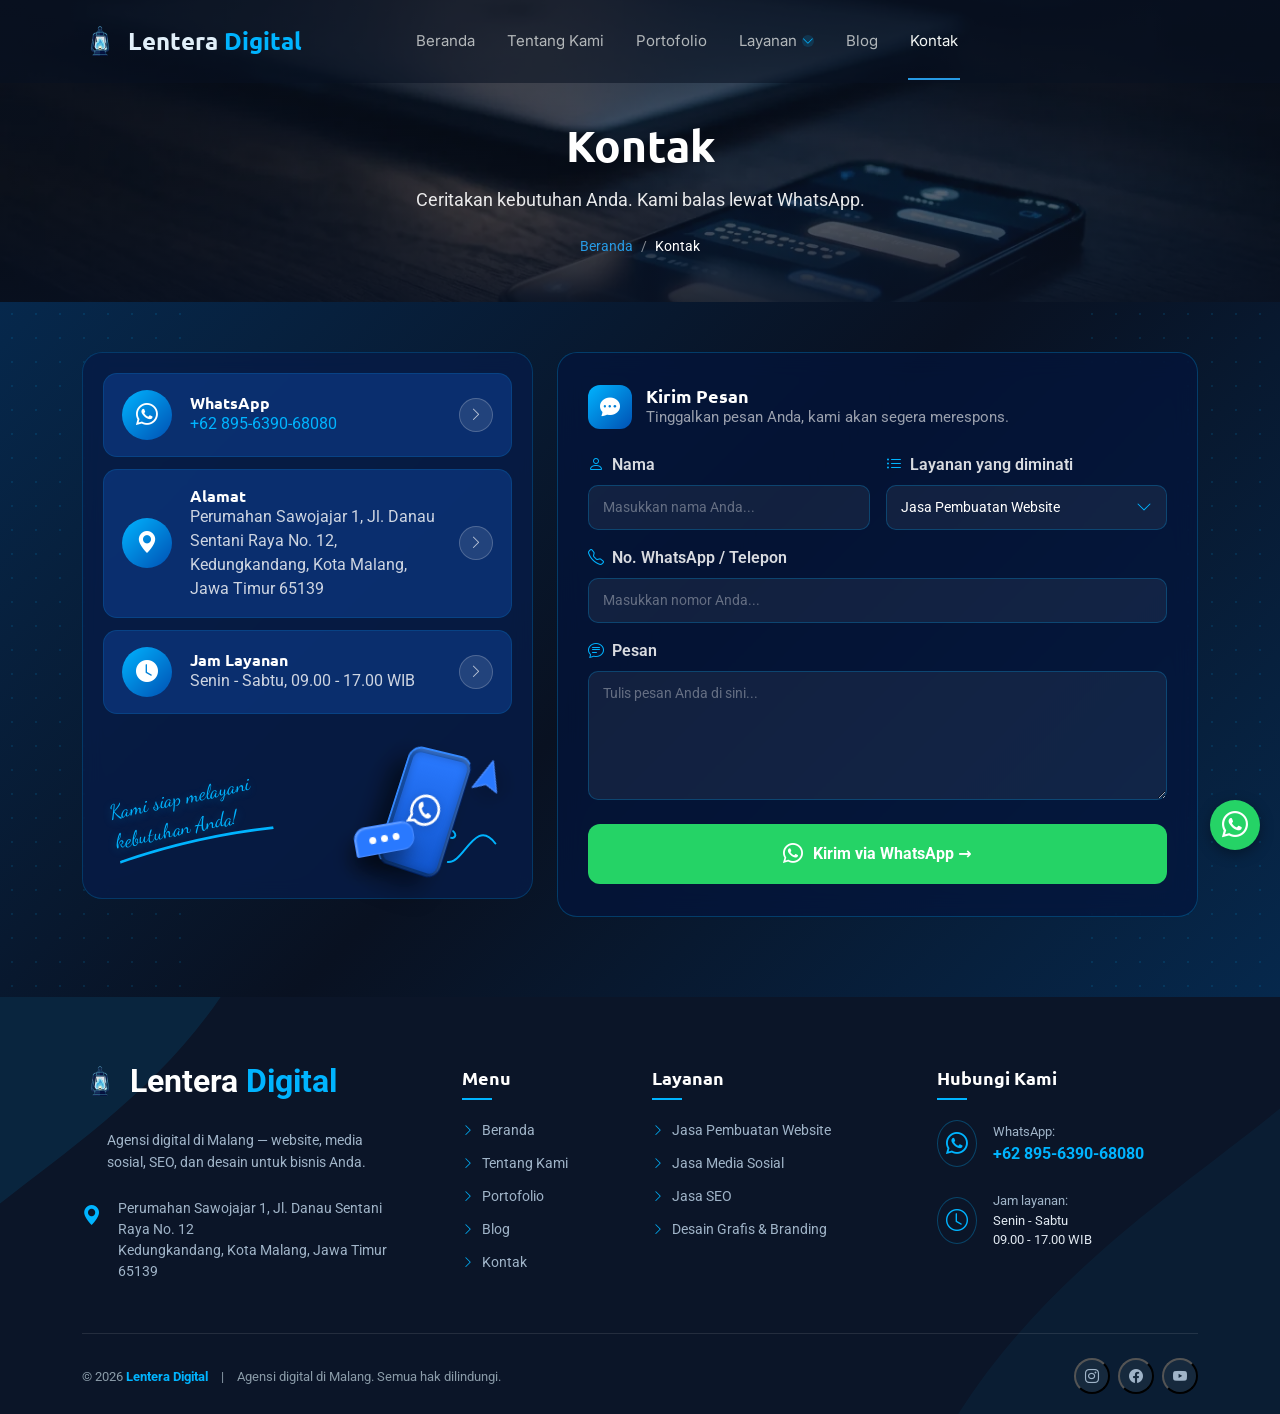
<file: kontak.html>
<!DOCTYPE html>

<html lang="id">
<head>
<meta charset="utf-8"/>
  <link rel="icon" type="image/png" sizes="32x32" href="assets/img/favicon-32.png">
  <link rel="apple-touch-icon" sizes="180x180" href="assets/img/apple-touch-icon.png">
<meta content="width=device-width, initial-scale=1.0" name="viewport"/>
<title>Kontak | Hubungi Lentera Digital via WhatsApp</title>
<meta content="Hubungi Lentera Digital di Malang lewat WhatsApp +62 895-6390-68080 untuk konsultasi pembuatan website, media sosial, SEO, dan desain grafis." name="description"/>
<meta content="kontak agensi digital malang, whatsapp jasa website, konsultasi website, alamat agensi digital malang" name="keywords"/>
<meta content="Lentera Digital" name="author"/>
<meta content="index, follow, max-image-preview:large, max-snippet:-1" name="robots"/>
<meta content="#091121" name="theme-color"/>
<link href="https://www.lenteradigital.id/kontak.html" rel="canonical"/>
<meta content="ID-JI" name="geo.region"/>
<meta content="Malang" name="geo.placename"/>
<meta content="id_ID" property="og:locale"/>
<meta content="website" property="og:type"/>
<meta content="Lentera Digital" property="og:site_name"/>
<meta content="Kontak | Hubungi Lentera Digital via WhatsApp" property="og:title"/>
<meta content="Hubungi Lentera Digital di Malang lewat WhatsApp +62 895-6390-68080 untuk konsultasi pembuatan website, media sosial, SEO, dan desain grafis." property="og:description"/>
<meta content="https://www.lenteradigital.id/kontak.html" property="og:url"/>
<meta content="https://www.lenteradigital.id/assets/img/og-default.jpg" property="og:image"/>
<meta content="summary_large_image" name="twitter:card"/>
<meta content="Kontak | Hubungi Lentera Digital via WhatsApp" name="twitter:title"/>
<meta content="Hubungi Lentera Digital di Malang lewat WhatsApp +62 895-6390-68080 untuk konsultasi pembuatan website, media sosial, SEO, dan desain grafis." name="twitter:description"/>
<meta content="https://www.lenteradigital.id/assets/img/og-default.jpg" name="twitter:image"/>
<link href="https://fonts.googleapis.com" rel="preconnect"/>
<link crossorigin="" href="https://fonts.gstatic.com" rel="preconnect"/>
<link rel="preload" as="style" href="https://fonts.googleapis.com/css2?family=Roboto:wght@400;500;700&amp;family=Inter:wght@400;500;600&amp;family=Ubuntu:wght@400;500;700&amp;family=Lora:ital,wght@0,400;0,600;1,400&amp;display=swap" onload="this.onload=null;this.rel='stylesheet'"/><noscript><link href="https://fonts.googleapis.com/css2?family=Roboto:wght@400;500;700&amp;family=Inter:wght@400;500;600&amp;family=Ubuntu:wght@400;500;700&amp;family=Lora:ital,wght@0,400;0,600;1,400&amp;display=swap" rel="stylesheet"/></noscript>
<link rel="preload" as="style" href="https://fonts.googleapis.com/css2?family=Dancing+Script:wght@600&amp;display=swap&amp;text=%20%21AKabdehiklmnpstuy" onload="this.onload=null;this.rel='stylesheet'"/>
<noscript><link rel="stylesheet" href="https://fonts.googleapis.com/css2?family=Dancing+Script:wght@600&amp;display=swap&amp;text=%20%21AKabdehiklmnpstuy"/></noscript>
<link href="assets/vendor/bootstrap/css/bootstrap.min.css" rel="stylesheet"/>
<link href="assets/vendor/bootstrap-icons/bootstrap-icons.min.css" rel="stylesheet"/>
<link href="assets/css/main.min.css" rel="stylesheet"/>
<link href="assets/css/custom.min.css" rel="stylesheet"/>
<script type="application/ld+json">{"@context": "https://schema.org", "@graph": [{"@type": ["Organization", "ProfessionalService"], "@id": "https://www.lenteradigital.id/#org", "name": "Lentera Digital", "url": "https://www.lenteradigital.id/", "logo": {"@type": "ImageObject", "url": "https://www.lenteradigital.id/assets/img/logo.webp", "width": 512, "height": 512}, "image": "https://www.lenteradigital.id/assets/img/og-default.jpg", "telephone": "+62 895-6390-68080", "priceRange": "$$", "description": "Agensi digital di Malang: jasa pembuatan website, media sosial, SEO, serta desain grafis dan branding.", "address": {"@type": "PostalAddress", "streetAddress": "Perumahan Sawojajar 1, Jl. Danau Sentani Raya No. 12", "addressLocality": "Kota Malang", "addressRegion": "Jawa Timur", "postalCode": "65139", "addressCountry": "ID"}, "areaServed": [{"@type": "City", "name": "Malang"}, {"@type": "Country", "name": "Indonesia"}], "openingHoursSpecification": [{"@type": "OpeningHoursSpecification", "dayOfWeek": ["Monday", "Tuesday", "Wednesday", "Thursday", "Friday", "Saturday"], "opens": "09:00", "closes": "17:00"}], "contactPoint": {"@type": "ContactPoint", "telephone": "+62 895-6390-68080", "contactType": "customer service", "availableLanguage": "Indonesian"}}, {"@type": "WebSite", "@id": "https://www.lenteradigital.id/#website", "url": "https://www.lenteradigital.id/", "name": "Lentera Digital", "inLanguage": "id-ID", "publisher": {"@id": "https://www.lenteradigital.id/#org"}}, {"@type": "BreadcrumbList", "itemListElement": [{"@type": "ListItem", "position": 1, "name": "Beranda", "item": "https://www.lenteradigital.id/"}, {"@type": "ListItem", "position": 2, "name": "Kontak", "item": "https://www.lenteradigital.id/kontak.html"}]}, {"@type": "ContactPage", "@id": "https://www.lenteradigital.id/kontak.html#page", "url": "https://www.lenteradigital.id/kontak.html", "name": "Kontak Lentera Digital", "about": {"@id": "https://www.lenteradigital.id/#org"}}]}</script>
<meta content="1200" property="og:image:width"/>
<meta content="630" property="og:image:height"/>
<meta content="Ilustrasi ruang kerja agensi digital" property="og:image:alt"/>
</head>
<body class="inner-page" data-wa="62895639068080">
<header class="header d-flex align-items-center fixed-top" id="header">
<div class="container position-relative d-flex align-items-center">
<a aria-label="Lentera Digital - Beranda" class="logo d-flex align-items-center" href="index.html">
<img src="assets/img/logo-128.webp" alt="Lentera Digital" width="38" height="38">
<span class="sitename">Lentera <span class="accent">Digital</span></span>
</a>
<nav aria-label="Menu utama" class="navmenu mx-auto" id="navmenu">
<ul>
<li><a class="" href="index.html">Beranda</a></li>
<li><a href="tentang-kami.html">Tentang Kami</a></li>
<li><a href="portofolio.html">Portofolio</a></li>
<li class="dropdown"><a href="layanan.html"><span>Layanan</span> <i class="bi bi-chevron-down toggle-dropdown"></i></a><ul><li><a href="layanan/website.html">Jasa Pembuatan Website</a></li><li><a href="layanan/media-sosial.html">Jasa Media Sosial</a></li><li><a href="layanan/seo.html">Jasa SEO</a></li><li><a href="layanan/desain-grafis.html">Desain Grafis &amp; Branding</a></li></ul></li>
<li><a href="blog.html">Blog</a></li>
<li><a class="active" href="kontak.html">Kontak</a></li>
</ul>
<button type="button"  aria-expanded="false" aria-label="Buka menu" class="mobile-nav-toggle d-xl-none bi bi-list" role="button" style="background:none;border:none;padding:0;" aria-label="Buka menu" aria-expanded="false"></button>
</nav>
</div>
</header>
<main class="main"> <section class="page-hero" style="background-image:url('assets/img/hero/hero-kontak.webp')">
<div class="container">
<h1>Kontak</h1>
<p>Ceritakan kebutuhan Anda. Kami balas lewat WhatsApp.</p>
<nav aria-label="Breadcrumb"><ol><li><a href="index.html">Beranda</a></li><li aria-current="page">Kontak</li></ol></nav>
</div>
</section>
<section class="section" style="background: linear-gradient(135deg, #06284c 0%, #091121 50%, #06284c 100%); padding: 50px 0 80px; position: relative; overflow: hidden;">
<!-- Dot pattern dekorasi -->
<div style="position:absolute;top:0;left:0;width:200px;height:100%;background-image:radial-gradient(circle, rgba(0,180,255,0.12) 1px, transparent 1px);background-size:24px 24px;pointer-events:none;"></div>
<div style="position:absolute;top:0;right:0;width:200px;height:100%;background-image:radial-gradient(circle, rgba(0,180,255,0.12) 1px, transparent 1px);background-size:24px 24px;pointer-events:none;"></div>
<style>
        .kontak-info-card { display: flex; align-items: center; gap: 18px; background: rgba(14,60,140,0.6); border: 1px solid rgba(0,180,255,0.15); border-radius: 14px; padding: 16px 18px; margin-bottom: 12px; transition: background 0.2s, border-color 0.2s; }
        .kontak-info-card:hover { background: rgba(20,80,180,0.7); border-color: rgba(0,180,255,0.4); }
        .kontak-info-card .ki-icon { width: 50px; height: 50px; border-radius: 50%; background: linear-gradient(135deg,#00b4ff,#0050b3); display: flex; align-items: center; justify-content: center; flex-shrink: 0; }
        .kontak-info-card .ki-icon i { color: #fff; font-size: 22px; }
        .kontak-info-card .ki-body h2 { font-size: 16px; font-weight: 700; color: #fff; margin: 0 0 4px; }
        .kontak-info-card .ki-body p, .kontak-info-card .ki-body a { font-size: 16px; color: rgba(255,255,255,0.8); margin: 0; text-decoration: none; }
        .kontak-info-card .ki-body a { color: #00b4ff; }
        .kontak-info-card .ki-arrow { margin-left: auto; width: 34px; height: 34px; border-radius: 50%; background: rgba(255,255,255,0.1); border: 1px solid rgba(255,255,255,0.2); display: flex; align-items: center; justify-content: center; flex-shrink: 0; }
        .kontak-info-card .ki-arrow i { color: rgba(255,255,255,0.7); font-size: 14px; }
        .kontak-form-wrap { background: rgba(4,20,60,0.7); border: 1px solid rgba(0,180,255,0.25); border-radius: 20px; padding: 32px 30px; backdrop-filter: blur(12px); }
        .kontak-form-wrap .kf-header { display: flex; align-items: center; gap: 14px; margin-bottom: 24px; }
        .kontak-form-wrap .kf-icon { width: 44px; height: 44px; border-radius: 12px; background: linear-gradient(135deg,#00b4ff,#0050b3); display: flex; align-items: center; justify-content: center; flex-shrink: 0; }
        .kontak-form-wrap .kf-icon i { color: #fff; font-size: 20px; }
        .kontak-form-wrap .kf-title h2 { font-size: 18px; font-weight: 700; color: #fff; margin: 0 0 2px; }
        .kontak-form-wrap .kf-title p { font-size: 15px; color: rgba(255,255,255,0.6); margin: 0; }
        .kontak-form-wrap label { font-size: 16px; font-weight: 600; color: rgba(255,255,255,0.85); margin-bottom: 8px; display: flex; align-items: center; gap: 8px; }
        .kontak-form-wrap label i { color: #00b4ff; font-size: 16px; }
        .kontak-form-wrap .form-control, .kontak-form-wrap .form-select { background: rgba(255,255,255,0.06); border: 1px solid rgba(0,180,255,0.25); border-radius: 10px; color: #fff; font-size: 14px; padding: 11px 14px; }
        .kontak-form-wrap .form-select { background-image: url("data:image/svg+xml,%3Csvg xmlns='http://www.w3.org/2000/svg' width='16' height='16' fill='%2300b4ff' viewBox='0 0 16 16'%3E%3Cpath fill-rule='evenodd' d='M1.646 4.646a.5.5 0 0 1 .708 0L8 10.293l5.646-5.647a.5.5 0 0 1 .708.708l-6 6a.5.5 0 0 1-.708 0l-6-6a.5.5 0 0 1 0-.708z'/%3E%3C/svg%3E"); background-repeat: no-repeat; background-position: right 14px center; background-size: 16px; padding-right: 40px; appearance: none; -webkit-appearance: none; cursor: pointer; }
        .kontak-form-wrap .form-control:focus, .kontak-form-wrap .form-select:focus { background: rgba(255,255,255,0.1); border-color: #00b4ff; box-shadow: 0 0 0 3px rgba(0,180,255,0.15); color: #fff; }
        .kontak-form-wrap .form-control::placeholder { color: rgba(255,255,255,0.35); }
        .kontak-form-wrap .form-select option { background: #091121; color: #fff; }
        .kontak-form-wrap textarea.form-control { resize: vertical; min-height: 110px; }
        .btn-wa-full { display: flex; align-items: center; justify-content: center; gap: 10px; width: 100%; background: #25d366; color: #fff; font-size: 16px; font-weight: 700; border: none; border-radius: 12px; padding: 15px; cursor: pointer; transition: background 0.2s; }
        .btn-wa-full:hover { background: #1ebe5a; color: #fff; }
        .kontak-script { font-family: 'Dancing Script', cursive; font-size: 20px; color: #00b4ff; transform: rotate(-12deg); display: inline-block; text-shadow: 0 2px 10px rgba(0,180,255,0.3); margin-top: 10px; }
      </style>

<div class="container">
<div class="row g-4 align-items-start">
<!-- Kiri: Info Kontak -->
<div class="col-lg-5">
<!-- Wrapper container untuk semua kartu -->
<div style="background:rgba(6,28,70,0.85);border:1px solid rgba(0,180,255,0.2);border-radius:20px;padding:20px;backdrop-filter:blur(10px);">
<!-- WA Card -->
<div class="kontak-info-card">
<div class="ki-icon"><i class="bi bi-whatsapp"></i></div>
<div class="ki-body">
<h2 class="h3 mb-0">WhatsApp</h2>
<a href="https://wa.me/62895639068080" rel="noopener" target="_blank">+62 895-6390-68080</a>
</div>
<div class="ki-arrow"><i class="bi bi-chevron-right"></i></div>
</div>
<!-- Alamat Card -->
<div class="kontak-info-card">
<div class="ki-icon"><i class="bi bi-geo-alt-fill"></i></div>
<div class="ki-body">
<h2 class="h3 mb-0">Alamat</h2>
<p>Perumahan Sawojajar 1, Jl. Danau Sentani Raya No. 12, Kedungkandang, Kota Malang, Jawa Timur 65139</p>
</div>
<div class="ki-arrow"><i class="bi bi-chevron-right"></i></div>
</div>
<!-- Jam Layanan Card -->
<div class="kontak-info-card" style="margin-bottom:0;">
<div class="ki-icon"><i class="bi bi-clock-fill"></i></div>
<div class="ki-body">
<h2 class="h3 mb-0">Jam Layanan</h2>
<p>Senin - Sabtu, 09.00 - 17.00 WIB</p>
</div>
<div class="ki-arrow"><i class="bi bi-chevron-right"></i></div>
</div>
<!-- Script text + phone illustration -->
<div class="d-flex align-items-center gap-3 mt-4 px-2">
<div style="position:relative; z-index:2;">
<div class="kontak-script">Kami siap melayani<br/>kebutuhan Anda!</div>
<!-- Garis coretan bawah -->
<svg fill="none" preserveaspectratio="none" style="position:absolute; bottom:-8px; left:5%; width:110%; height:15px; transform: rotate(-12deg);" viewbox="0 0 100 15">
<path d="M0,10 Q50,0 100,8" stroke="#00b4ff" stroke-linecap="round" stroke-width="2.5"></path>
</svg>
</div>
<!-- Phone 3D CSS Illustration -->
<div style="margin-left:auto;flex-shrink:0;position:relative;width:160px;height:140px;">
<!-- Curly background line -->
<svg fill="none" style="position:absolute; bottom:15px; right:5px; width:60px; height:50px; transform: rotate(-10deg);" viewbox="0 0 60 50" xmlns="http://www.w3.org/2000/svg">
<path d="M5 45 C 20 50, 40 5, 55 35" fill="none" stroke="#00b4ff" stroke-linecap="round" stroke-width="2"></path>
<path d="M15 15 C 20 20, 15 25, 10 20" fill="none" stroke="#00b4ff" stroke-linecap="round" stroke-width="2"></path>
</svg>
<!-- Paper Plane -->
<div style="position:absolute; top:25px; right:0px; transform: rotate(-25deg); filter: drop-shadow(0 5px 10px rgba(0,0,0,0.3)); z-index: 5;">
<svg fill="#2979ff" height="36" viewbox="0 0 24 24" width="36" xmlns="http://www.w3.org/2000/svg">
<path d="M2 12L22 2L15 22L11 14L2 12Z" stroke="#4488ff" stroke-linejoin="round" stroke-width="1"></path>
</svg>
</div>
<!-- Phone Body -->
<div style="position:absolute; top:10px; left:45px; width:70px; height:125px; background:linear-gradient(135deg, #1a5bbf, #083885); border-radius:14px; transform: perspective(600px) rotateY(-20deg) rotateX(10deg) rotateZ(15deg); box-shadow: -15px 15px 25px rgba(0,0,0,0.5), inset 3px -3px 8px rgba(0,0,0,0.2), inset -2px 2px 4px rgba(255,255,255,0.2); border-left: 2px solid #3388ff; border-top: 2px solid #3388ff; border-right: 1px solid #002266; border-bottom: 1px solid #002266; display: flex; align-items: center; justify-content: center; z-index: 10;">
<!-- Screen -->
<div style="width:60px; height:115px; background:linear-gradient(180deg, #2979ff, #1155cc); border-radius:8px; display:flex; align-items:center; justify-content:center; box-shadow: inset 0 0 10px rgba(0,0,0,0.2);">
<!-- Logo -->
<div style="background:transparent; width: 42px; height: 42px; display:flex; align-items:center; justify-content:center;">
<i class="bi bi-whatsapp" style="color:white; font-size:32px; filter: drop-shadow(0 2px 4px rgba(0,0,0,0.2));"></i>
</div>
</div>
</div>
<!-- Chat Bubble -->
<div style="position:absolute; bottom:25px; left:10px; background:#2979ff; padding:10px 14px; border-radius:12px; border-bottom-left-radius: 2px; transform: perspective(400px) rotateY(10deg) rotateZ(-10deg); display:flex; gap:5px; box-shadow: -8px 12px 20px rgba(0,0,0,0.4), inset 1px 1px 2px rgba(255,255,255,0.4); z-index: 15; border: 1px solid #4488ff;">
<div style="width:7px; height:7px; background:white; border-radius:50%;"></div>
<div style="width:7px; height:7px; background:white; border-radius:50%;"></div>
<div style="width:7px; height:7px; background:white; border-radius:50%;"></div>
</div>
</div>
</div>
</div>
</div>
<!-- Kanan: Form -->
<div class="col-lg-7">
<div class="kontak-form-wrap">
<div class="kf-header">
<div class="kf-icon"><i class="bi bi-chat-dots-fill"></i></div>
<div class="kf-title">
<h2 class="h3 mb-0">Kirim Pesan</h2>
<p>Tinggalkan pesan Anda, kami akan segera merespons.</p>
</div>
</div>
<form id="wa-form">
<div class="row g-3 mb-3">
<div class="col-md-6">
<label for="nama"><i class="bi bi-person"></i> Nama</label>
<input autocomplete="name" class="form-control" id="nama" name="nama" placeholder="Masukkan nama Anda..." required=""/>
</div>
<div class="col-md-6">
<label for="layanan"><i class="bi bi-list-ul"></i> Layanan yang diminati</label>
<select class="form-select" id="layanan" name="layanan" required="">
<option value="Jasa Pembuatan Website">Jasa Pembuatan Website</option>
<option value="Jasa Media Sosial">Jasa Media Sosial</option>
<option value="Jasa SEO">Jasa SEO</option>
<option value="Desain Grafis &amp; Branding">Desain Grafis &amp; Branding</option>
</select>
</div>
</div>
<div class="mb-3">
<label for="telepon"><i class="bi bi-telephone"></i> No. WhatsApp / Telepon</label>
<input autocomplete="tel" class="form-control" id="telepon" name="telepon" placeholder="Masukkan nomor Anda..." type="tel"/>
</div>
<div class="mb-4">
<label for="pesan"><i class="bi bi-chat-text"></i> Pesan</label>
<textarea class="form-control" id="pesan" name="pesan" placeholder="Tulis pesan Anda di sini..." required="" rows="5"></textarea>
</div>
<button class="btn-wa-full" type="submit"><i class="bi bi-whatsapp" style="font-size:20px;"></i> Kirim via WhatsApp →</button>
</form>
</div>
</div>
</div>
</div>
</section>
</main>
<footer class="fs-m footer" id="footer" style="background-color: #0b1528; color: #b0c4de; position: relative; overflow: hidden; padding: 60px 0 20px; font-size: 14px;">
<!-- Wave decorations -->
<svg style="position: absolute; top: -50px; left: -50px; width: 300px; height: 300px; opacity: 0.1; pointer-events: none;" viewbox="0 0 200 200" xmlns="http://www.w3.org/2000/svg">
<path d="M0,0 L200,0 C150,100 50,150 0,200 Z" fill="#00b4ff"></path>
</svg>
<svg style="position: absolute; bottom: -50px; right: -50px; width: 400px; height: 400px; opacity: 0.05; pointer-events: none;" viewbox="0 0 200 200" xmlns="http://www.w3.org/2000/svg">
<path d="M200,200 L0,200 C50,100 150,50 200,0 Z" fill="#00b4ff"></path>
</svg>
<div class="container" style="position: relative; z-index: 1;">
<div class="row gy-4 mb-5">
<!-- Col 1 -->
<div class="col-lg-4 col-md-12 pe-lg-5">
<a class="d-flex align-items-center mb-4" href="index.html" style="text-decoration: none;"><img src="assets/img/logo-128.webp" alt="Lentera Digital" style="max-height:46px;width:auto;margin-right:12px;" width="36" height="36"><span style="font-size: 32px; font-weight: 700; color: #fff;">Lentera <span style="color: #00b4ff;">Digital</span></span>
</a>
<p style="color: #a0b4c8; line-height: 1.6; margin-bottom: 25px; padding-left: 25px;">Agensi digital di Malang — website, media sosial, SEO, dan desain untuk bisnis Anda.</p>
<div class="d-flex align-items-start gap-3">
<i class="bi bi-geo-alt-fill" style="color: #00b4ff; font-size: 20px; margin-top: 2px;"></i>
<p style="color: #a0b4c8; line-height: 1.5; margin: 0;">Perumahan Sawojajar 1, Jl. Danau Sentani Raya No. 12<br/>Kedungkandang, Kota Malang, Jawa Timur 65139</p>
</div>
</div>
<!-- Col 2 -->
<div class="col-lg-2 col-md-4" style="padding-top:10px;">
<h2 class="h4" style="color: #fff; font-size: 18px; font-weight: 600; margin-bottom: 20px; position: relative; padding-bottom: 12px;">Menu
            <span style="position: absolute; left: 0; bottom: 0; width: 30px; height: 2px; background: #00b4ff;"></span>
</h2>
<ul class="footer-links-list" style="list-style: none; padding: 0; margin: 0;">
<li style="margin-bottom: 12px;"><a href="index.html" style="color: #a0b4c8; text-decoration: none; display: flex; align-items: center; gap: 8px; transition: color 0.3s;"><i class="fs-m bi bi-chevron-right" style="color: #00b4ff; font-size: 12px;"></i> Beranda</a></li>
<li style="margin-bottom: 12px;"><a href="tentang-kami.html" style="color: #a0b4c8; text-decoration: none; display: flex; align-items: center; gap: 8px; transition: color 0.3s;"><i class="fs-m bi bi-chevron-right" style="color: #00b4ff; font-size: 12px;"></i> Tentang Kami</a></li>
<li style="margin-bottom: 12px;"><a href="portofolio.html" style="color: #a0b4c8; text-decoration: none; display: flex; align-items: center; gap: 8px; transition: color 0.3s;"><i class="fs-m bi bi-chevron-right" style="color: #00b4ff; font-size: 12px;"></i> Portofolio</a></li>
<li style="margin-bottom: 12px;"><a href="blog.html" style="color: #a0b4c8; text-decoration: none; display: flex; align-items: center; gap: 8px; transition: color 0.3s;"><i class="fs-m bi bi-chevron-right" style="color: #00b4ff; font-size: 12px;"></i> Blog</a></li>
<li style="margin-bottom: 12px;"><a href="kontak.html" style="color: #a0b4c8; text-decoration: none; display: flex; align-items: center; gap: 8px; transition: color 0.3s;"><i class="fs-m bi bi-chevron-right" style="color: #00b4ff; font-size: 12px;"></i> Kontak</a></li>
</ul>
</div>
<!-- Col 3 -->
<div class="col-lg-3 col-md-4" style="padding-top:10px;">
<h2 class="h4" style="color: #fff; font-size: 18px; font-weight: 600; margin-bottom: 20px; position: relative; padding-bottom: 12px;">Layanan
            <span style="position: absolute; left: 0; bottom: 0; width: 30px; height: 2px; background: #00b4ff;"></span>
</h2>
<ul class="footer-links-list" style="list-style: none; padding: 0; margin: 0;">
<li style="margin-bottom: 12px;"><a href="layanan/website.html" style="color: #a0b4c8; text-decoration: none; display: flex; align-items: center; gap: 8px; transition: color 0.3s;"><i class="fs-m bi bi-chevron-right" style="color: #00b4ff; font-size: 12px;"></i> Jasa Pembuatan Website</a></li>
<li style="margin-bottom: 12px;"><a href="layanan/media-sosial.html" style="color: #a0b4c8; text-decoration: none; display: flex; align-items: center; gap: 8px; transition: color 0.3s;"><i class="fs-m bi bi-chevron-right" style="color: #00b4ff; font-size: 12px;"></i> Jasa Media Sosial</a></li>
<li style="margin-bottom: 12px;"><a href="layanan/seo.html" style="color: #a0b4c8; text-decoration: none; display: flex; align-items: center; gap: 8px; transition: color 0.3s;"><i class="fs-m bi bi-chevron-right" style="color: #00b4ff; font-size: 12px;"></i> Jasa SEO</a></li>
<li style="margin-bottom: 12px;"><a href="layanan/desain-grafis.html" style="color: #a0b4c8; text-decoration: none; display: flex; align-items: center; gap: 8px; transition: color 0.3s;"><i class="fs-m bi bi-chevron-right" style="color: #00b4ff; font-size: 12px;"></i> Desain Grafis &amp; Branding</a></li>
</ul>
</div>
<!-- Col 4 -->
<div class="col-lg-3 col-md-4" style="padding-top:10px;">
<h2 class="h4" style="color: #fff; font-size: 18px; font-weight: 600; margin-bottom: 20px; position: relative; padding-bottom: 12px;">Hubungi Kami
            <span style="position: absolute; left: 0; bottom: 0; width: 30px; height: 2px; background: #00b4ff;"></span>
</h2>
<div class="d-flex align-items-center gap-3 mb-4">
<i class="bi bi-whatsapp" style="color: #00b4ff; font-size: 22px; border: 1px solid rgba(0,180,255,0.3); border-radius: 50%; padding: 6px 8px;"></i>
<div>
<p class="fs-m" style="color: #a0b4c8; margin: 0; font-size: 13px;">WhatsApp:</p>
<a href="https://wa.me/62895639068080" class="fs-m" style="color: #00b4ff; font-weight: 700; text-decoration: none; font-size: 16px; display: inline-block; white-space: nowrap;">+62 895-6390-68080</a>
</div>
</div>
<div class="d-flex align-items-center gap-3">
<i class="bi bi-clock" style="color: #00b4ff; font-size: 22px; border: 1px solid rgba(0,180,255,0.3); border-radius: 50%; padding: 6px 8px;"></i>
<div>
<p class="fs-m" style="color: #a0b4c8; margin: 0; font-size: 13px;">Jam layanan:</p>
<p class="fs-m" style="color: #e0e8f0; margin: 0; font-size: 13px;">Senin - Sabtu<br/>09.00 - 17.00 WIB</p>
</div>
</div>
</div>
</div>
<div class="d-flex flex-column flex-md-row justify-content-between align-items-center pt-4" style="border-top: 1px solid rgba(255,255,255,0.1);">
<p class="fs-m" style="color: #8a9ba8; margin: 0; font-size: 13px;">© 2026 <strong style="color:#00b4ff;">Lentera Digital</strong> <span style="margin:0 10px;">|</span> Agensi digital di Malang. Semua hak dilindungi.</p>
<div class="d-flex gap-2 mt-3 mt-md-0">
<button type="button"  aria-label="Social Link"  style="width: 36px; height: 36px; background: rgba(255,255,255,0.05); border-radius: 50%; display: flex; justify-content: center; align-items: center; color: #a0b4c8; text-decoration: none; transition: background 0.3s;"><i class="bi bi-instagram"></i></button>
<button type="button"  aria-label="Social Link"  style="width: 36px; height: 36px; background: rgba(255,255,255,0.05); border-radius: 50%; display: flex; justify-content: center; align-items: center; color: #a0b4c8; text-decoration: none; transition: background 0.3s;"><i class="bi bi-facebook"></i></button>
<button type="button"  aria-label="Social Link"  style="width: 36px; height: 36px; background: rgba(255,255,255,0.05); border-radius: 50%; display: flex; justify-content: center; align-items: center; color: #a0b4c8; text-decoration: none; transition: background 0.3s;"><i class="bi bi-youtube"></i></button>
</div>
</div>
</div>
<style>
      .footer-links-list li a:hover { color: #00b4ff !important; }
      .footer-links-list .bi-chevron-right { transition: transform 0.3s; }
      .footer-links-list li a:hover .bi-chevron-right { transform: translateX(4px); }
    </style>
</footer>
<a aria-label="Chat WhatsApp" class="float-wa" href="https://wa.me/62895639068080?text=Halo%2C%20saya%20ingin%20bertanya%20tentang%20layanan%20Lentera%20Digital." rel="noopener" target="_blank"><i class="bi bi-whatsapp"></i></a>
<button type="button"  aria-label="Social Link" aria-label="Ke atas" class="scroll-top d-flex align-items-center justify-content-center"  id="scroll-top" aria-label="Ke atas"><i class="bi bi-arrow-up-short"></i></button>
<script src="assets/js/main.js"></script>
</body>
</html>
</file>
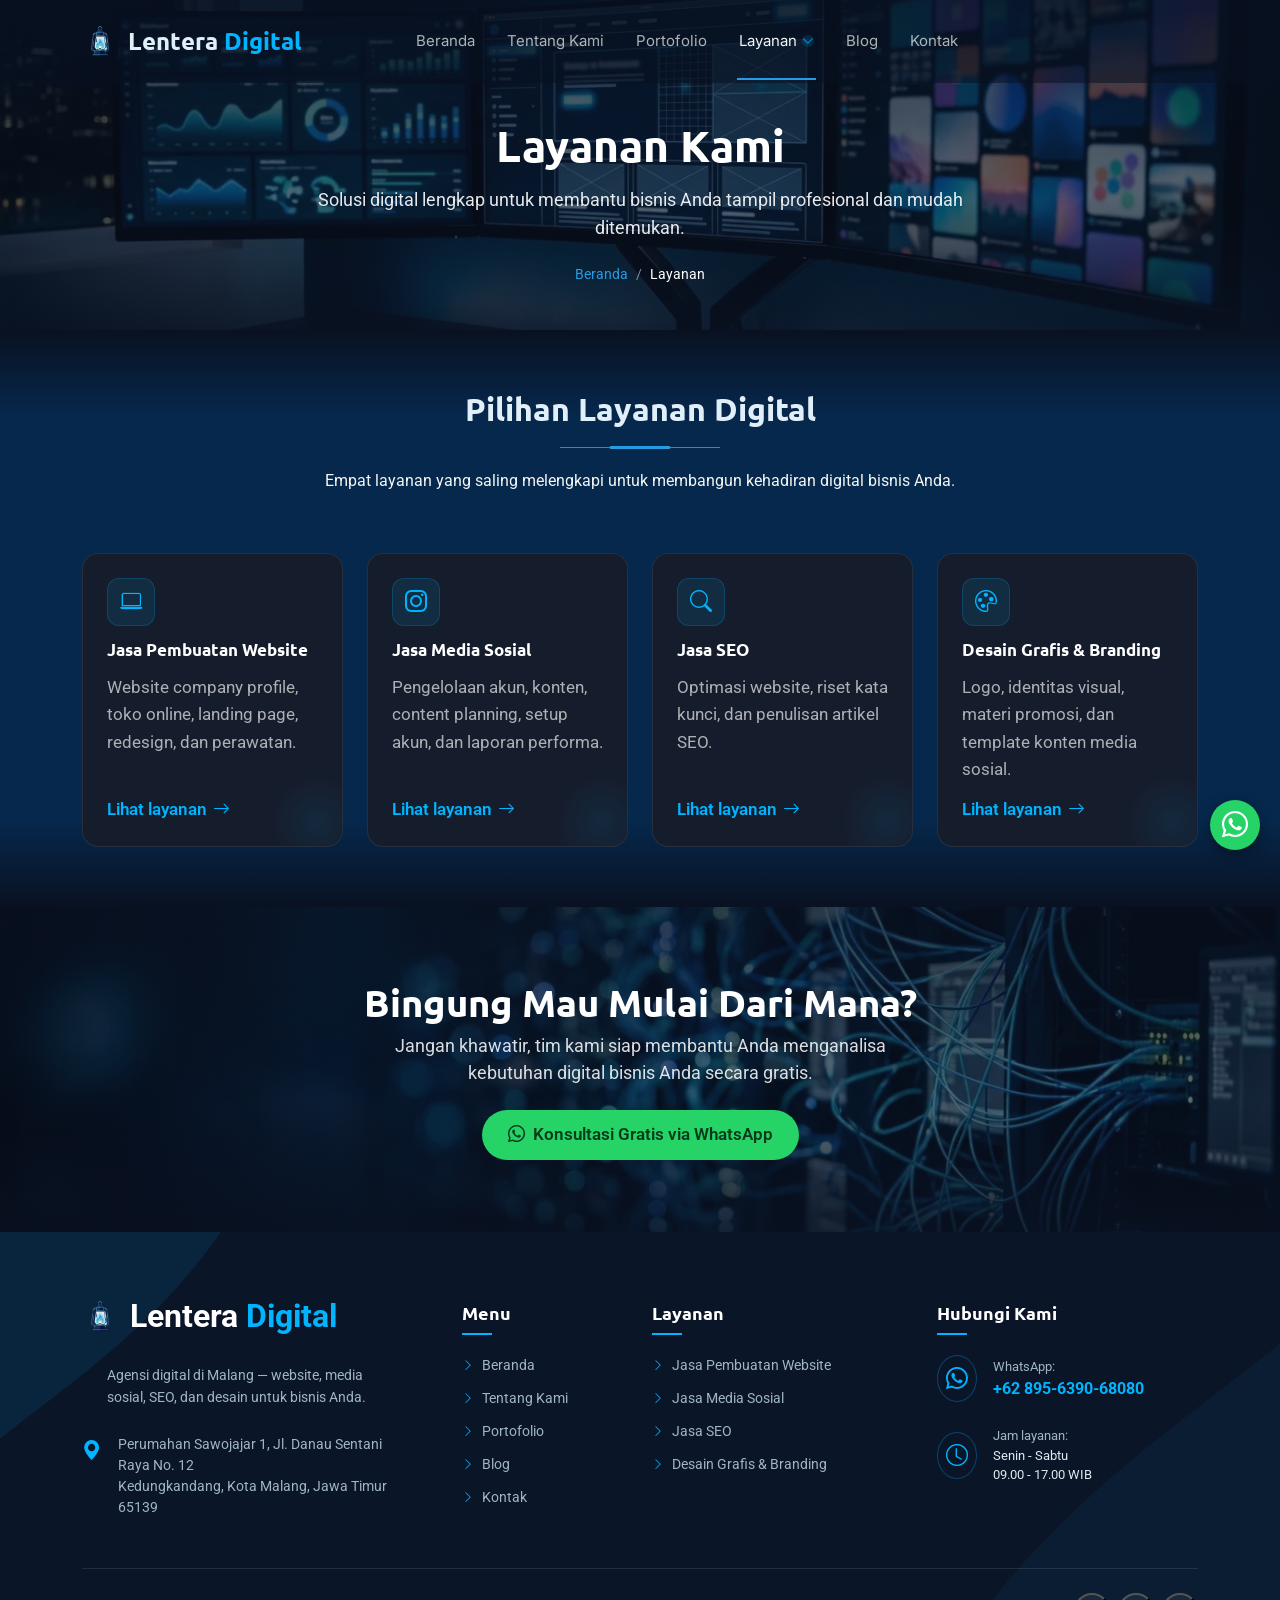
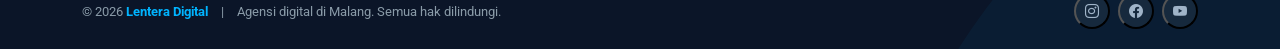
<file: layanan.html>
<!DOCTYPE html>

<html lang="id">
<head>
<meta charset="utf-8"/>
  <link rel="icon" type="image/png" sizes="32x32" href="assets/img/favicon-32.png">
  <link rel="apple-touch-icon" sizes="180x180" href="assets/img/apple-touch-icon.png">
<meta content="width=device-width, initial-scale=1.0" name="viewport"/>
<title>Layanan Lengkap - Lentera Digital Malang</title>
<meta content="Layanan digital lengkap untuk bisnis Anda di Malang. Mulai dari pembuatan website, pengelolaan media sosial, SEO, hingga desain grafis dan branding." name="description"/>
<meta content="layanan agensi digital malang, jasa pembuatan website, jasa seo, jasa media sosial, desain grafis" name="keywords"/>
<meta content="Lentera Digital" name="author"/>
<meta content="index, follow" name="robots"/>
<meta content="#091121" name="theme-color"/>
<link href="https://www.lenteradigital.id/layanan.html" rel="canonical"/>
<link href="https://fonts.googleapis.com" rel="preconnect"/>
<link crossorigin="" href="https://fonts.gstatic.com" rel="preconnect"/>
<link rel="preload" as="style" href="https://fonts.googleapis.com/css2?family=Roboto:wght@400;500;700&amp;family=Inter:wght@400;500;600&amp;family=Ubuntu:wght@400;500;700&amp;display=swap" onload="this.onload=null;this.rel='stylesheet'"/><noscript><link href="https://fonts.googleapis.com/css2?family=Roboto:wght@400;500;700&amp;family=Inter:wght@400;500;600&amp;family=Ubuntu:wght@400;500;700&amp;display=swap" rel="stylesheet"/></noscript>
<link href="assets/vendor/bootstrap/css/bootstrap.min.css" rel="stylesheet"/>
<link href="assets/vendor/bootstrap-icons/bootstrap-icons.min.css" rel="stylesheet"/>
<link href="assets/css/main.min.css" rel="stylesheet"/>
<link href="assets/css/custom.min.css" rel="stylesheet"/>
<meta content="id_ID" property="og:locale"/>
<meta content="website" property="og:type"/>
<meta content="Lentera Digital" property="og:site_name"/>
<meta content="Layanan Lengkap - Lentera Digital Malang" property="og:title"/>
<meta content="Layanan digital lengkap untuk bisnis Anda di Malang. Mulai dari pembuatan website, pengelolaan media sosial, SEO, hingga desain grafis dan branding." property="og:description"/>
<meta content="https://www.lenteradigital.id/layanan.html" property="og:url"/>
<meta content="https://www.lenteradigital.id/assets/img/og-default.jpg" property="og:image"/>
<meta content="summary_large_image" name="twitter:card"/>
<meta content="Layanan Lengkap - Lentera Digital Malang" name="twitter:title"/>
<meta content="Layanan digital lengkap untuk bisnis Anda di Malang. Mulai dari pembuatan website, pengelolaan media sosial, SEO, hingga desain grafis dan branding." name="twitter:description"/>
<meta content="https://www.lenteradigital.id/assets/img/og-default.jpg" name="twitter:image"/>
<meta content="1200" property="og:image:width"/>
<meta content="630" property="og:image:height"/>
<meta content="Ilustrasi ruang kerja agensi digital" property="og:image:alt"/>
<script type="application/ld+json">{"@context": "https://schema.org", "@graph": [{"@type": ["Organization", "ProfessionalService"], "@id": "https://www.lenteradigital.id/#org", "name": "Lentera Digital", "url": "https://www.lenteradigital.id/", "logo": {"@type": "ImageObject", "url": "https://www.lenteradigital.id/assets/img/logo.webp", "width": 512, "height": 512}, "image": "https://www.lenteradigital.id/assets/img/og-default.jpg", "telephone": "+62 895-6390-68080", "priceRange": "$$", "description": "Agensi digital di Malang: jasa pembuatan website, media sosial, SEO, serta desain grafis dan branding.", "address": {"@type": "PostalAddress", "streetAddress": "Perumahan Sawojajar 1, Jl. Danau Sentani Raya No. 12", "addressLocality": "Kota Malang", "addressRegion": "Jawa Timur", "postalCode": "65139", "addressCountry": "ID"}, "areaServed": [{"@type": "City", "name": "Malang"}, {"@type": "Country", "name": "Indonesia"}], "openingHoursSpecification": [{"@type": "OpeningHoursSpecification", "dayOfWeek": ["Monday", "Tuesday", "Wednesday", "Thursday", "Friday", "Saturday"], "opens": "09:00", "closes": "17:00"}], "contactPoint": {"@type": "ContactPoint", "telephone": "+62 895-6390-68080", "contactType": "customer service", "availableLanguage": "Indonesian"}}, {"@type": "WebPage", "@id": "https://www.lenteradigital.id/layanan.html#webpage", "url": "https://www.lenteradigital.id/layanan.html", "name": "Layanan | Jasa Digital Marketing Lentera Digital Malang", "description": "Layanan lengkap dari Lentera Digital: jasa pembuatan website, manajemen media sosial, SEO, dan desain grafis untuk bisnis Anda di Malang.", "isPartOf": {"@id": "https://www.lenteradigital.id/#website"}, "about": {"@id": "https://www.lenteradigital.id/#org"}}, {"@type": "BreadcrumbList", "@id": "https://www.lenteradigital.id/layanan.html#breadcrumb", "itemListElement": [{"@type": "ListItem", "position": 1, "name": "Beranda", "item": "https://www.lenteradigital.id/"}, {"@type": "ListItem", "position": 2, "name": "Layanan", "item": "https://www.lenteradigital.id/layanan.html"}]}]}</script>
</head>
<body class="inner-page" data-wa="62895639068080">
<header class="header d-flex align-items-center fixed-top" id="header">
<div class="container position-relative d-flex align-items-center">
<a href="index.html" class="logo d-flex align-items-center"><img src="assets/img/logo-128.webp" alt="Lentera Digital Logo" width="38" height="38">
<span class="sitename">Lentera <span class="accent">Digital</span></span>
</a>
<nav aria-label="Menu utama" class="navmenu mx-auto" id="navmenu">
<ul>
<li><a class="" href="index.html">Beranda</a></li>
<li><a href="tentang-kami.html">Tentang Kami</a></li>
<li><a href="portofolio.html">Portofolio</a></li>
<li class="dropdown"><a class="active" href="layanan.html"><span>Layanan</span> <i class="bi bi-chevron-down toggle-dropdown"></i></a><ul><li><a href="layanan/website.html">Jasa Pembuatan Website</a></li><li><a href="layanan/media-sosial.html">Jasa Media Sosial</a></li><li><a href="layanan/seo.html">Jasa SEO</a></li><li><a href="layanan/desain-grafis.html">Desain Grafis &amp; Branding</a></li></ul></li>
<li><a href="blog.html">Blog</a></li>
<li><a href="kontak.html">Kontak</a></li>
</ul>
<button type="button"  aria-expanded="false" aria-label="Buka menu" class="mobile-nav-toggle d-xl-none bi bi-list" role="button" style="background:none;border:none;padding:0;" aria-label="Buka menu" aria-expanded="false"></button>
</nav>
</div>
</header>
<main class="main">
<section class="page-hero" style="background-image:url('assets/img/hero/hero-layanan.webp')">
<div class="container">
<h1>Layanan Kami</h1>
<p>Solusi digital lengkap untuk membantu bisnis Anda tampil profesional dan mudah ditemukan.</p>
<nav aria-label="Breadcrumb"><ol><li><a href="index.html">Beranda</a></li><li aria-current="page">Layanan</li></ol></nav>
</div>
</section>
<section class="section" id="layanan" style="background: linear-gradient(to bottom, #091121 0%, #06284c 15%, #06284c 85%, #091121 100%);">
<div class="container section-title">
<h2>Pilihan Layanan Digital</h2>
<p>Empat layanan yang saling melengkapi untuk membangun kehadiran digital bisnis Anda.</p>
</div>
<div class="container">
<div class="row g-4">
<div class="col-md-6 col-lg-3"><a class="svc-card" href="layanan/website.html"><span class="ico"><i class="bi bi-laptop"></i></span><h3>Jasa Pembuatan Website</h3><p>Website company profile, toko online, landing page, redesign, dan perawatan.</p><span class="more">Lihat layanan <i class="bi bi-arrow-right"></i></span></a></div>
<div class="col-md-6 col-lg-3"><a class="svc-card" href="layanan/media-sosial.html"><span class="ico"><i class="bi bi-instagram"></i></span><h3>Jasa Media Sosial</h3><p>Pengelolaan akun, konten, content planning, setup akun, dan laporan performa.</p><span class="more">Lihat layanan <i class="bi bi-arrow-right"></i></span></a></div>
<div class="col-md-6 col-lg-3"><a class="svc-card" href="layanan/seo.html"><span class="ico"><i class="bi bi-search"></i></span><h3>Jasa SEO</h3><p>Optimasi website, riset kata kunci, dan penulisan artikel SEO.</p><span class="more">Lihat layanan <i class="bi bi-arrow-right"></i></span></a></div>
<div class="col-md-6 col-lg-3"><a class="svc-card" href="layanan/desain-grafis.html"><span class="ico"><i class="bi bi-palette"></i></span><h3>Desain Grafis &amp; Branding</h3><p>Logo, identitas visual, materi promosi, dan template konten media sosial.</p><span class="more">Lihat layanan <i class="bi bi-arrow-right"></i></span></a></div>
</div>
</div>
</section>
<section class="cta-img section" data-bg="assets/img/cta-background.webp" style="background-color: #0b1528;">
<div class="container">
<h2>Bingung Mau Mulai Dari Mana?</h2>
<p>Jangan khawatir, tim kami siap membantu Anda menganalisa kebutuhan digital bisnis Anda secara gratis.</p>
<a class="btn-wa" href="https://wa.me/62895639068080?text=Halo%2C%20saya%20ingin%20konsultasi%20layanan%20Lentera%20Digital." rel="noopener" target="_blank"><i class="bi bi-whatsapp"></i> Konsultasi Gratis via WhatsApp</a>
</div>
</section>
</main>
<footer class="fs-m footer" id="footer" style="background-color: #0b1528; color: #b0c4de; position: relative; overflow: hidden; padding: 60px 0 20px; font-size: 14px;">
<!-- Wave decorations -->
<svg style="position: absolute; top: -50px; left: -50px; width: 300px; height: 300px; opacity: 0.1; pointer-events: none;" viewbox="0 0 200 200" xmlns="http://www.w3.org/2000/svg">
<path d="M0,0 L200,0 C150,100 50,150 0,200 Z" fill="#00b4ff"></path>
</svg>
<svg style="position: absolute; bottom: -50px; right: -50px; width: 400px; height: 400px; opacity: 0.05; pointer-events: none;" viewbox="0 0 200 200" xmlns="http://www.w3.org/2000/svg">
<path d="M200,200 L0,200 C50,100 150,50 200,0 Z" fill="#00b4ff"></path>
</svg>
<div class="container" style="position: relative; z-index: 1;">
<div class="row gy-4 mb-5">
<!-- Col 1 -->
<div class="col-lg-4 col-md-12 pe-lg-5">
<a class="d-flex align-items-center mb-4" href="index.html" style="text-decoration: none;"><img src="assets/img/logo-128.webp" alt="Lentera Digital" style="max-height:46px;width:auto;margin-right:12px;" width="36" height="36"><span style="font-size: 32px; font-weight: 700; color: #fff;">Lentera <span style="color: #00b4ff;">Digital</span></span>
</a>
<p style="color: #a0b4c8; line-height: 1.6; margin-bottom: 25px; padding-left: 25px;">Agensi digital di Malang — website, media sosial, SEO, dan desain untuk bisnis Anda.</p>
<div class="d-flex align-items-start gap-3">
<i class="bi bi-geo-alt-fill" style="color: #00b4ff; font-size: 20px; margin-top: 2px;"></i>
<p style="color: #a0b4c8; line-height: 1.5; margin: 0;">Perumahan Sawojajar 1, Jl. Danau Sentani Raya No. 12<br/>Kedungkandang, Kota Malang, Jawa Timur 65139</p>
</div>
</div>
<!-- Col 2 -->
<div class="col-lg-2 col-md-4" style="padding-top:10px;">
<h2 class="h4" style="color: #fff; font-size: 18px; font-weight: 600; margin-bottom: 20px; position: relative; padding-bottom: 12px;">Menu
            <span style="position: absolute; left: 0; bottom: 0; width: 30px; height: 2px; background: #00b4ff;"></span>
</h2>
<ul class="footer-links-list" style="list-style: none; padding: 0; margin: 0;">
<li style="margin-bottom: 12px;"><a href="index.html" style="color: #a0b4c8; text-decoration: none; display: flex; align-items: center; gap: 8px; transition: color 0.3s;"><i class="fs-m bi bi-chevron-right" style="color: #00b4ff; font-size: 12px;"></i> Beranda</a></li>
<li style="margin-bottom: 12px;"><a href="tentang-kami.html" style="color: #a0b4c8; text-decoration: none; display: flex; align-items: center; gap: 8px; transition: color 0.3s;"><i class="fs-m bi bi-chevron-right" style="color: #00b4ff; font-size: 12px;"></i> Tentang Kami</a></li>
<li style="margin-bottom: 12px;"><a href="portofolio.html" style="color: #a0b4c8; text-decoration: none; display: flex; align-items: center; gap: 8px; transition: color 0.3s;"><i class="fs-m bi bi-chevron-right" style="color: #00b4ff; font-size: 12px;"></i> Portofolio</a></li>
<li style="margin-bottom: 12px;"><a href="blog.html" style="color: #a0b4c8; text-decoration: none; display: flex; align-items: center; gap: 8px; transition: color 0.3s;"><i class="fs-m bi bi-chevron-right" style="color: #00b4ff; font-size: 12px;"></i> Blog</a></li>
<li style="margin-bottom: 12px;"><a href="kontak.html" style="color: #a0b4c8; text-decoration: none; display: flex; align-items: center; gap: 8px; transition: color 0.3s;"><i class="fs-m bi bi-chevron-right" style="color: #00b4ff; font-size: 12px;"></i> Kontak</a></li>
</ul>
</div>
<!-- Col 3 -->
<div class="col-lg-3 col-md-4" style="padding-top:10px;">
<h2 class="h4" style="color: #fff; font-size: 18px; font-weight: 600; margin-bottom: 20px; position: relative; padding-bottom: 12px;">Layanan
            <span style="position: absolute; left: 0; bottom: 0; width: 30px; height: 2px; background: #00b4ff;"></span>
</h2>
<ul class="footer-links-list" style="list-style: none; padding: 0; margin: 0;">
<li style="margin-bottom: 12px;"><a href="layanan/website.html" style="color: #a0b4c8; text-decoration: none; display: flex; align-items: center; gap: 8px; transition: color 0.3s;"><i class="fs-m bi bi-chevron-right" style="color: #00b4ff; font-size: 12px;"></i> Jasa Pembuatan Website</a></li>
<li style="margin-bottom: 12px;"><a href="layanan/media-sosial.html" style="color: #a0b4c8; text-decoration: none; display: flex; align-items: center; gap: 8px; transition: color 0.3s;"><i class="fs-m bi bi-chevron-right" style="color: #00b4ff; font-size: 12px;"></i> Jasa Media Sosial</a></li>
<li style="margin-bottom: 12px;"><a href="layanan/seo.html" style="color: #a0b4c8; text-decoration: none; display: flex; align-items: center; gap: 8px; transition: color 0.3s;"><i class="fs-m bi bi-chevron-right" style="color: #00b4ff; font-size: 12px;"></i> Jasa SEO</a></li>
<li style="margin-bottom: 12px;"><a href="layanan/desain-grafis.html" style="color: #a0b4c8; text-decoration: none; display: flex; align-items: center; gap: 8px; transition: color 0.3s;"><i class="fs-m bi bi-chevron-right" style="color: #00b4ff; font-size: 12px;"></i> Desain Grafis &amp; Branding</a></li>
</ul>
</div>
<!-- Col 4 -->
<div class="col-lg-3 col-md-4" style="padding-top:10px;">
<h2 class="h4" style="color: #fff; font-size: 18px; font-weight: 600; margin-bottom: 20px; position: relative; padding-bottom: 12px;">Hubungi Kami
            <span style="position: absolute; left: 0; bottom: 0; width: 30px; height: 2px; background: #00b4ff;"></span>
</h2>
<div class="d-flex align-items-center gap-3 mb-4">
<i class="bi bi-whatsapp" style="color: #00b4ff; font-size: 22px; border: 1px solid rgba(0,180,255,0.3); border-radius: 50%; padding: 6px 8px;"></i>
<div>
<p class="fs-m" style="color: #a0b4c8; margin: 0; font-size: 13px;">WhatsApp:</p>
<a href="https://wa.me/62895639068080" class="fs-m" style="color: #00b4ff; font-weight: 700; text-decoration: none; font-size: 16px; display: inline-block; white-space: nowrap;">+62 895-6390-68080</a>
</div>
</div>
<div class="d-flex align-items-center gap-3">
<i class="bi bi-clock" style="color: #00b4ff; font-size: 22px; border: 1px solid rgba(0,180,255,0.3); border-radius: 50%; padding: 6px 8px;"></i>
<div>
<p class="fs-m" style="color: #a0b4c8; margin: 0; font-size: 13px;">Jam layanan:</p>
<p class="fs-m" style="color: #e0e8f0; margin: 0; font-size: 13px;">Senin - Sabtu<br/>09.00 - 17.00 WIB</p>
</div>
</div>
</div>
</div>
<div class="d-flex flex-column flex-md-row justify-content-between align-items-center pt-4" style="border-top: 1px solid rgba(255,255,255,0.1);">
<p class="fs-m" style="color: #8a9ba8; margin: 0; font-size: 13px;">© 2026 <strong style="color:#00b4ff;">Lentera Digital</strong> <span style="margin:0 10px;">|</span> Agensi digital di Malang. Semua hak dilindungi.</p>
<div class="d-flex gap-2 mt-3 mt-md-0">
<button type="button"  aria-label="Social Link"  style="width: 36px; height: 36px; background: rgba(255,255,255,0.05); border-radius: 50%; display: flex; justify-content: center; align-items: center; color: #a0b4c8; text-decoration: none; transition: background 0.3s;"><i class="bi bi-instagram"></i></button>
<button type="button"  aria-label="Social Link"  style="width: 36px; height: 36px; background: rgba(255,255,255,0.05); border-radius: 50%; display: flex; justify-content: center; align-items: center; color: #a0b4c8; text-decoration: none; transition: background 0.3s;"><i class="bi bi-facebook"></i></button>
<button type="button"  aria-label="Social Link"  style="width: 36px; height: 36px; background: rgba(255,255,255,0.05); border-radius: 50%; display: flex; justify-content: center; align-items: center; color: #a0b4c8; text-decoration: none; transition: background 0.3s;"><i class="bi bi-youtube"></i></button>
</div>
</div>
</div>
<style>
      .footer-links-list li a:hover { color: #00b4ff !important; }
      .footer-links-list .bi-chevron-right { transition: transform 0.3s; }
      .footer-links-list li a:hover .bi-chevron-right { transform: translateX(4px); }
    </style>
</footer>
<a aria-label="Chat WhatsApp" class="float-wa" href="https://wa.me/62895639068080?text=Halo%2C%20saya%20ingin%20bertanya%20tentang%20layanan%20Lentera%20Digital." rel="noopener" target="_blank"><i class="bi bi-whatsapp"></i></a>
<button type="button"  aria-label="Social Link" aria-label="Ke atas" class="scroll-top d-flex align-items-center justify-content-center"  id="scroll-top" aria-label="Ke atas"><i class="bi bi-arrow-up-short"></i></button>
<script src="assets/js/main.js"></script>
</body>
</html>
</file>
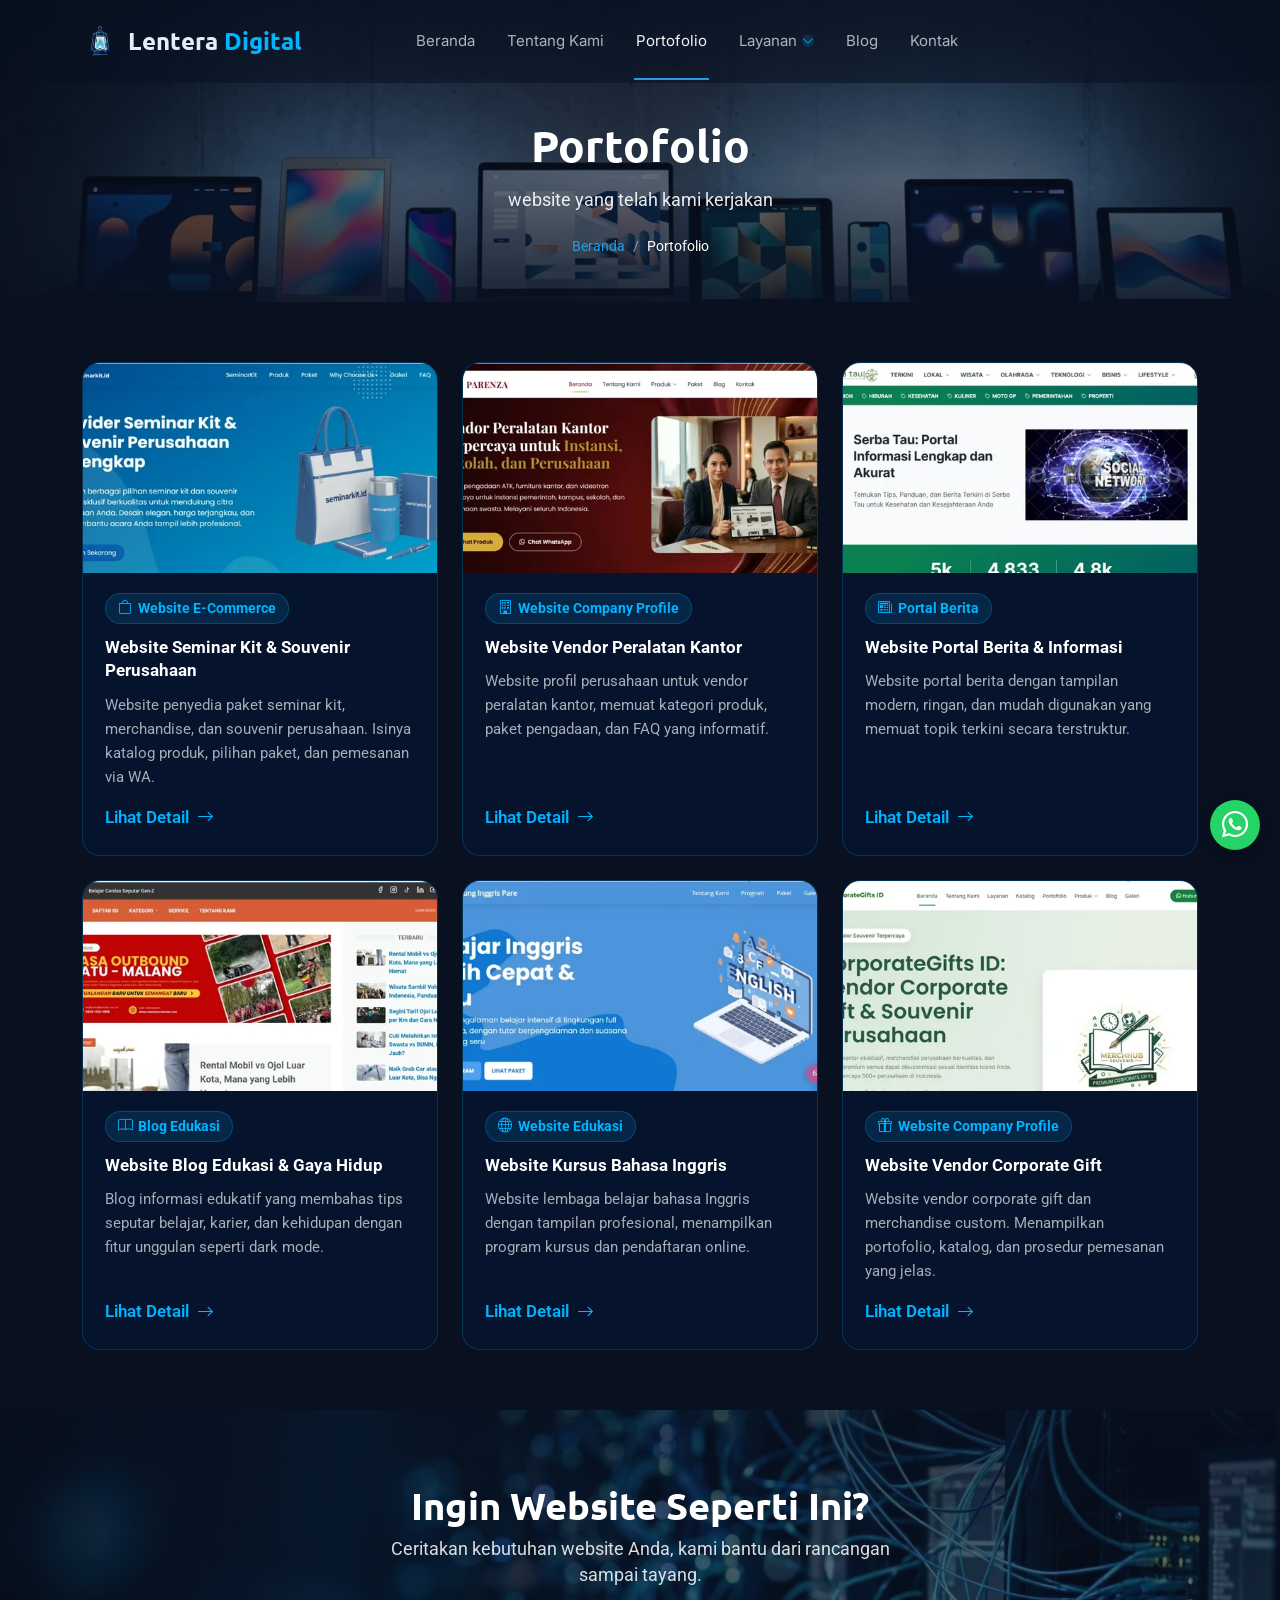
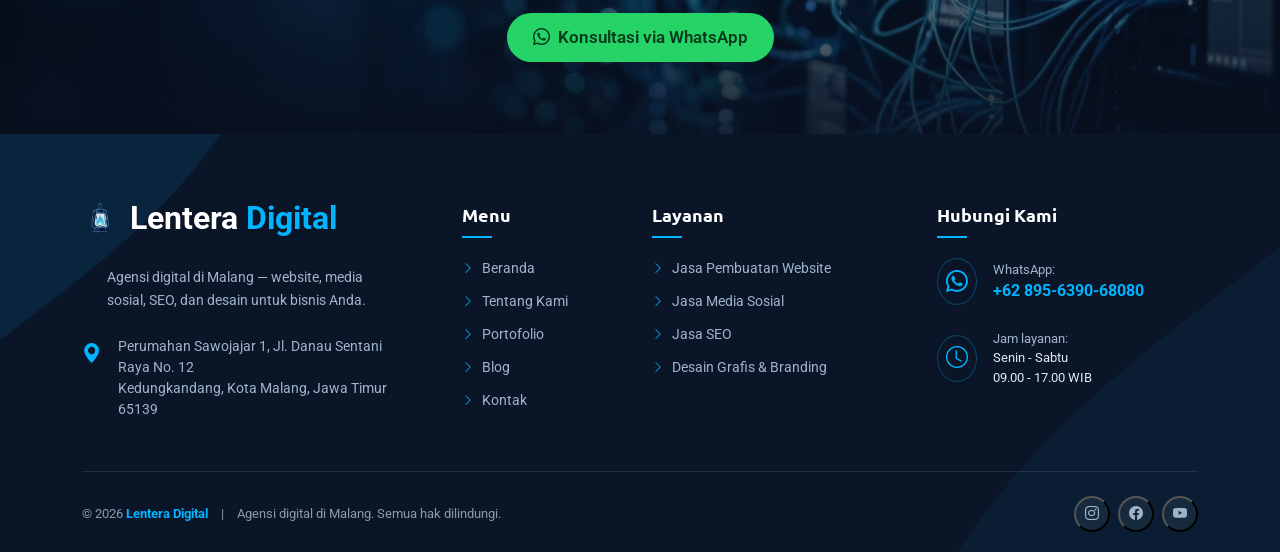
<file: portofolio.html>
<!DOCTYPE html>

<html lang="id">
<head>
<meta charset="utf-8"/>
  <link rel="icon" type="image/png" sizes="32x32" href="assets/img/favicon-32.png">
  <link rel="apple-touch-icon" sizes="180x180" href="assets/img/apple-touch-icon.png">
<meta content="width=device-width, initial-scale=1.0" name="viewport"/>
<title>Portofolio Website | Lentera Digital Malang</title>
<meta content="Contoh website hasil kerja kami: vendor souvenir, peralatan kantor, portal berita, blog edukasi, dan kursus. Klik untuk melihat detail dan kunjungi websitenya." name="description"/>
<meta content="portofolio website, contoh website, hasil kerja pembuatan website, jasa pembuatan website malang" name="keywords"/>
<meta content="Lentera Digital" name="author"/>
<meta content="index, follow, max-image-preview:large, max-snippet:-1" name="robots"/>
<meta content="#091121" name="theme-color"/>
<link href="https://www.lenteradigital.id/portofolio.html" rel="canonical"/>
<meta content="ID-JI" name="geo.region"/>
<meta content="Malang" name="geo.placename"/>
<meta content="id_ID" property="og:locale"/>
<meta content="website" property="og:type"/>
<meta content="Lentera Digital" property="og:site_name"/>
<meta content="Portofolio Website | Lentera Digital Malang" property="og:title"/>
<meta content="Contoh website hasil kerja kami: vendor souvenir, peralatan kantor, portal berita, blog edukasi, dan kursus. Klik untuk melihat detail dan kunjungi websitenya." property="og:description"/>
<meta content="https://www.lenteradigital.id/portofolio.html" property="og:url"/>
<meta content="https://www.lenteradigital.id/assets/img/og-default.jpg" property="og:image"/>
<meta content="summary_large_image" name="twitter:card"/>
<meta content="Portofolio Website | Lentera Digital Malang" name="twitter:title"/>
<meta content="Contoh website hasil kerja kami: vendor souvenir, peralatan kantor, portal berita, blog edukasi, dan kursus. Klik untuk melihat detail dan kunjungi websitenya." name="twitter:description"/>
<meta content="https://www.lenteradigital.id/assets/img/og-default.jpg" name="twitter:image"/>
<link href="https://fonts.googleapis.com" rel="preconnect"/>
<link crossorigin="" href="https://fonts.gstatic.com" rel="preconnect"/>
<link rel="preload" as="style" href="https://fonts.googleapis.com/css2?family=Roboto:wght@400;500;700&amp;family=Inter:wght@400;500;600&amp;family=Ubuntu:wght@400;500;700&amp;family=Lora:ital,wght@0,400;0,600;1,400&amp;display=swap" onload="this.onload=null;this.rel='stylesheet'"/><noscript><link href="https://fonts.googleapis.com/css2?family=Roboto:wght@400;500;700&amp;family=Inter:wght@400;500;600&amp;family=Ubuntu:wght@400;500;700&amp;family=Lora:ital,wght@0,400;0,600;1,400&amp;display=swap" rel="stylesheet"/></noscript>
<link href="assets/vendor/bootstrap/css/bootstrap.min.css" rel="stylesheet"/>
<link href="assets/vendor/bootstrap-icons/bootstrap-icons.min.css" rel="stylesheet"/>
<link href="assets/css/main.min.css" rel="stylesheet"/>
<link href="assets/css/custom.min.css" rel="stylesheet"/>
<script type="application/ld+json">{"@context": "https://schema.org", "@graph": [{"@type": ["Organization", "ProfessionalService"], "@id": "https://www.lenteradigital.id/#org", "name": "Lentera Digital", "url": "https://www.lenteradigital.id/", "logo": {"@type": "ImageObject", "url": "https://www.lenteradigital.id/assets/img/logo.webp", "width": 512, "height": 512}, "image": "https://www.lenteradigital.id/assets/img/og-default.jpg", "telephone": "+62 895-6390-68080", "priceRange": "$$", "description": "Agensi digital di Malang: jasa pembuatan website, media sosial, SEO, serta desain grafis dan branding.", "address": {"@type": "PostalAddress", "streetAddress": "Perumahan Sawojajar 1, Jl. Danau Sentani Raya No. 12", "addressLocality": "Kota Malang", "addressRegion": "Jawa Timur", "postalCode": "65139", "addressCountry": "ID"}, "areaServed": [{"@type": "City", "name": "Malang"}, {"@type": "Country", "name": "Indonesia"}], "openingHoursSpecification": [{"@type": "OpeningHoursSpecification", "dayOfWeek": ["Monday", "Tuesday", "Wednesday", "Thursday", "Friday", "Saturday"], "opens": "09:00", "closes": "17:00"}], "contactPoint": {"@type": "ContactPoint", "telephone": "+62 895-6390-68080", "contactType": "customer service", "availableLanguage": "Indonesian"}}, {"@type": "WebSite", "@id": "https://www.lenteradigital.id/#website", "url": "https://www.lenteradigital.id/", "name": "Lentera Digital", "inLanguage": "id-ID", "publisher": {"@id": "https://www.lenteradigital.id/#org"}}, {"@type": "BreadcrumbList", "itemListElement": [{"@type": "ListItem", "position": 1, "name": "Beranda", "item": "https://www.lenteradigital.id/"}, {"@type": "ListItem", "position": 2, "name": "Portofolio", "item": "https://www.lenteradigital.id/portofolio.html"}]}, {"@type": "CollectionPage", "@id": "https://www.lenteradigital.id/portofolio.html#page", "name": "Portofolio Website", "url": "https://www.lenteradigital.id/portofolio.html", "isPartOf": {"@id": "https://www.lenteradigital.id/#website"}, "mainEntity": {"@type": "ItemList", "itemListElement": [{"@type": "ListItem", "position": 1, "name": "Website Seminar Kit & Souvenir Perusahaan", "url": "https://www.seminarkit.id/"}, {"@type": "ListItem", "position": 2, "name": "Website Vendor Peralatan Kantor", "url": "https://peralatankantor.web.id/"}, {"@type": "ListItem", "position": 3, "name": "Website Portal Berita & Informasi", "url": "https://www.serbatau.web.id/"}, {"@type": "ListItem", "position": 4, "name": "Website Blog Edukasi & Gaya Hidup", "url": "https://www.wayahsinau.web.id/"}, {"@type": "ListItem", "position": 5, "name": "Website Kursus Bahasa Inggris", "url": "https://www.kampunginggrispare.web.id/"}, {"@type": "ListItem", "position": 6, "name": "Website Vendor Corporate Gift", "url": "https://corporategifts.id/"}]}}]}</script>
<meta content="1200" property="og:image:width"/>
<meta content="630" property="og:image:height"/>
<meta content="Ilustrasi ruang kerja agensi digital" property="og:image:alt"/>
</head>
<body class="inner-page" data-wa="62895639068080">
<header class="header d-flex align-items-center fixed-top" id="header">
<div class="container position-relative d-flex align-items-center">
<a aria-label="Lentera Digital - Beranda" class="logo d-flex align-items-center" href="index.html">
<img src="assets/img/logo-128.webp" alt="Lentera Digital" width="38" height="38">
<span class="sitename">Lentera <span class="accent">Digital</span></span>
</a>
<nav aria-label="Menu utama" class="navmenu mx-auto" id="navmenu">
<ul>
<li><a class="" href="index.html">Beranda</a></li>
<li><a href="tentang-kami.html">Tentang Kami</a></li>
<li><a class="active" href="portofolio.html">Portofolio</a></li>
<li class="dropdown"><a href="layanan.html"><span>Layanan</span> <i class="bi bi-chevron-down toggle-dropdown"></i></a><ul><li><a href="layanan/website.html">Jasa Pembuatan Website</a></li><li><a href="layanan/media-sosial.html">Jasa Media Sosial</a></li><li><a href="layanan/seo.html">Jasa SEO</a></li><li><a href="layanan/desain-grafis.html">Desain Grafis &amp; Branding</a></li></ul></li>
<li><a href="blog.html">Blog</a></li>
<li><a href="kontak.html">Kontak</a></li>
</ul>
<button type="button"  aria-expanded="false" aria-label="Buka menu" class="mobile-nav-toggle d-xl-none bi bi-list" role="button" style="background:none;border:none;padding:0;" aria-label="Buka menu" aria-expanded="false"></button>
</nav>
</div>
</header>
<main class="main">
<section class="page-hero" style="background-image:url('assets/img/hero/hero-portofolio.webp')">
<div class="container">
<h1>Portofolio</h1>
<p>website yang telah kami kerjakan</p>
<nav aria-label="Breadcrumb">
<ol>
<li><a href="index.html">Beranda</a></li>
<li aria-current="page">Portofolio</li>
</ol>
</nav>
</div>
</section>
<section class="section" id="proyek">
<style>
        .port-card-new {
          position: relative;
          background: rgba(6, 20, 50, 0.75);
          border: 1px solid rgba(0, 180, 255, 0.2);
          border-radius: 18px;
          overflow: hidden;
          display: flex;
          flex-direction: column;
          text-align: left;
          color: inherit;
          width: 100%;
          height: 100%;
          transition: transform 0.3s ease, box-shadow 0.3s ease, border-color 0.3s ease;
          backdrop-filter: blur(8px);
        }

        .port-card-new:hover {
          transform: translateY(-6px);
          box-shadow: 0 20px 40px rgba(0, 180, 255, 0.12);
          border-color: rgba(0, 180, 255, 0.5);
        }

        .port-card-new .pc-img-wrap {
          overflow: hidden;
          position: relative;
          height: 210px;
        }

        .port-card-new .pc-img-wrap img {
          width: 100%;
          height: 100%;
          object-fit: cover;
          display: block;
          transition: transform 0.4s ease;
        }

        .port-card-new:hover .pc-img-wrap img {
          transform: scale(1.04);
        }

        .port-card-new .pc-body {
          padding: 20px 22px 24px;
          display: flex;
          flex-direction: column;
          flex-grow: 1;
        }

        .port-card-new .pc-cat {
          display: inline-flex;
          align-items: center;
          gap: 6px;
          background: rgba(0, 180, 255, 0.12);
          border: 1px solid rgba(0, 180, 255, 0.25);
          color: #00b4ff;
          font-size: 14px;
          font-weight: 700;
          padding: 4px 12px;
          border-radius: 50px;
          margin-bottom: 12px;
          width: fit-content;
        }

        .port-card-new .pc-title {
          font-size: 17px;
          font-weight: 700;
          color: #fff;
          line-height: 1.4;
          margin-bottom: 10px;
        }

        .port-card-new .pc-desc {
          font-size: 15px;
          color: rgba(255, 255, 255, 0.65);
          line-height: 1.6;
          margin-bottom: 16px;
          flex-grow: 1;
        }

        .port-card-new .pc-link {
          display: inline-flex;
          align-items: center;
          gap: 8px;
          color: #00b4ff;
          font-size: 17px;
          font-weight: 600;
          cursor: pointer;
          text-decoration: none;
        }

        .port-card-new .pc-link i { transition: transform 0.2s ease; }

        .port-card-new:hover .pc-link i { transform: translateX(3px); }

        .pc-title-link { text-align: left; display: block; width: 100%; font-family: var(--default-font);
          color: #fff;
          text-decoration: none;
          font-weight: 700;
          cursor: pointer;
        }

        .pc-title-link:hover {
          color: #00b4ff;
        }
      </style>
<div class="container">
<div class="row g-4">
<div class="col-md-6 col-lg-4">
<div class="port-card-new">
<div class="pc-img-wrap">
<img alt="Tampilan Website Seminar Kit &amp; Souvenir Perusahaan" height="557" loading="lazy" src="assets/img/portfolio/seminar-kit.webp" srcset="assets/img/portfolio/seminar-kit-640.webp 640w, assets/img/portfolio/seminar-kit.webp 1200w" sizes="(max-width: 768px) 100vw, 360px" width="1200"/>
</div>
<div class="pc-body">
<span class="pc-cat"><i class="bi bi-bag"></i> Website E-Commerce</span>
<div class="pc-title"><button type="button"  class="pc-title-link" data-popup="d-seminar-kit"  style="background:none;border:none;padding:0;cursor:pointer;">Website Seminar Kit &amp; Souvenir Perusahaan</button></div>
<div class="pc-desc">Website penyedia paket seminar kit, merchandise, dan souvenir perusahaan. Isinya
                  katalog produk, pilihan paket, dan pemesanan via WA.</div>
<button type="button"  class="pc-link" data-popup="d-seminar-kit"  style="background:none;border:none;padding:0;cursor:pointer;">Lihat Detail <i class="bi bi-arrow-right"></i></button>
</div>
</div>
</div>
<div class="col-md-6 col-lg-4">
<div class="port-card-new">
<div class="pc-img-wrap">
<img alt="Tampilan Website Vendor Peralatan Kantor" height="557" loading="lazy" src="assets/img/portfolio/peralatan-kantor.webp" srcset="assets/img/portfolio/peralatan-kantor-640.webp 640w, assets/img/portfolio/peralatan-kantor.webp 1200w" sizes="(max-width: 768px) 100vw, 360px" width="1200"/>
</div>
<div class="pc-body">
<span class="pc-cat"><i class="bi bi-building"></i> Website Company Profile</span>
<div class="pc-title"><button type="button"  class="pc-title-link" data-popup="d-peralatan-kantor"  style="background:none;border:none;padding:0;cursor:pointer;">Website Vendor Peralatan Kantor</button></div>
<div class="pc-desc">Website profil perusahaan untuk vendor peralatan kantor, memuat kategori produk,
                  paket pengadaan, dan FAQ yang informatif.</div>
<button type="button"  class="pc-link" data-popup="d-peralatan-kantor"  style="background:none;border:none;padding:0;cursor:pointer;">Lihat Detail <i class="bi bi-arrow-right"></i></button>
</div>
</div>
</div>
<div class="col-md-6 col-lg-4">
<div class="port-card-new">
<div class="pc-img-wrap">
<img alt="Tampilan Website Portal Berita &amp; Informasi" height="557" loading="lazy" src="assets/img/portfolio/portal-berita.webp" srcset="assets/img/portfolio/portal-berita-640.webp 640w, assets/img/portfolio/portal-berita.webp 1200w" sizes="(max-width: 768px) 100vw, 360px" width="1200"/>
</div>
<div class="pc-body">
<span class="pc-cat"><i class="bi bi-newspaper"></i> Portal Berita</span>
<div class="pc-title"><button type="button"  class="pc-title-link" data-popup="d-portal-berita"  style="background:none;border:none;padding:0;cursor:pointer;">Website Portal Berita &amp; Informasi</button></div>
<div class="pc-desc">Website portal berita dengan tampilan modern, ringan, dan mudah digunakan yang
                  memuat topik terkini secara terstruktur.</div>
<button type="button"  class="pc-link" data-popup="d-portal-berita"  style="background:none;border:none;padding:0;cursor:pointer;">Lihat Detail <i class="bi bi-arrow-right"></i></button>
</div>
</div>
</div>
<div class="col-md-6 col-lg-4">
<div class="port-card-new">
<div class="pc-img-wrap">
<img alt="Tampilan Website Blog Edukasi &amp; Gaya Hidup" height="557" loading="lazy" src="assets/img/portfolio/portal-edukasi.webp" srcset="assets/img/portfolio/portal-edukasi-640.webp 640w, assets/img/portfolio/portal-edukasi.webp 1200w" sizes="(max-width: 768px) 100vw, 360px" width="1200"/>
</div>
<div class="pc-body">
<span class="pc-cat"><i class="bi bi-book"></i> Blog Edukasi</span>
<div class="pc-title"><button type="button"  class="pc-title-link" data-popup="d-portal-edukasi"  style="background:none;border:none;padding:0;cursor:pointer;">Website Blog Edukasi &amp; Gaya Hidup</button></div>
<div class="pc-desc">Blog informasi edukatif yang membahas tips seputar belajar, karier, dan kehidupan
                  dengan fitur unggulan seperti dark mode.</div>
<button type="button"  class="pc-link" data-popup="d-portal-edukasi"  style="background:none;border:none;padding:0;cursor:pointer;">Lihat Detail <i class="bi bi-arrow-right"></i></button>
</div>
</div>
</div>
<div class="col-md-6 col-lg-4">
<div class="port-card-new">
<div class="pc-img-wrap">
<img alt="Tampilan Website Kursus Bahasa Inggris" height="557" loading="lazy" src="assets/img/portfolio/kursus-bahasa-inggris.webp" srcset="assets/img/portfolio/kursus-bahasa-inggris-640.webp 640w, assets/img/portfolio/kursus-bahasa-inggris.webp 1200w" sizes="(max-width: 768px) 100vw, 360px" width="1200"/>
</div>
<div class="pc-body">
<span class="pc-cat"><i class="bi bi-globe"></i> Website Edukasi</span>
<div class="pc-title"><button type="button"  class="pc-title-link" data-popup="d-kursus-bahasa-inggris"  style="background:none;border:none;padding:0;cursor:pointer;">Website Kursus Bahasa Inggris</button></div>
<div class="pc-desc">Website lembaga belajar bahasa Inggris dengan tampilan profesional, menampilkan
                  program kursus dan pendaftaran online.</div>
<button type="button"  class="pc-link" data-popup="d-kursus-bahasa-inggris"  style="background:none;border:none;padding:0;cursor:pointer;">Lihat Detail <i class="bi bi-arrow-right"></i></button>
</div>
</div>
</div>
<div class="col-md-6 col-lg-4">
<div class="port-card-new">
<div class="pc-img-wrap">
<img alt="Tampilan Website Vendor Corporate Gift" height="557" loading="lazy" src="assets/img/portfolio/corporate-gifts.webp" srcset="assets/img/portfolio/corporate-gifts-640.webp 640w, assets/img/portfolio/corporate-gifts.webp 1200w" sizes="(max-width: 768px) 100vw, 360px" width="1200"/>
</div>
<div class="pc-body">
<span class="pc-cat"><i class="bi bi-gift"></i> Website Company Profile</span>
<div class="pc-title"><button type="button"  class="pc-title-link" data-popup="d-corporate-gifts"  style="background:none;border:none;padding:0;cursor:pointer;">Website Vendor Corporate Gift</button></div>
<div class="pc-desc">Website vendor corporate gift dan merchandise custom. Menampilkan portofolio,
                  katalog, dan prosedur pemesanan yang jelas.</div>
<button type="button"  class="pc-link" data-popup="d-corporate-gifts"  style="background:none;border:none;padding:0;cursor:pointer;">Lihat Detail <i class="bi bi-arrow-right"></i></button>
</div>
</div>
</div>
</div>
</div>
</section>
<section class="cta-img section" data-bg="assets/img/cta-background.webp" style="background-color: #0b1528;">
<div class="container">
<h2>Ingin Website Seperti Ini?</h2>
<p>Ceritakan kebutuhan website Anda, kami bantu dari rancangan sampai tayang.</p>
<a class="btn-wa" href="https://wa.me/62895639068080?text=Halo%2C%20saya%20ingin%20konsultasi%20tentang%20layanan%20Lentera%20Digital." rel="noopener" target="_blank"><i class="bi bi-whatsapp"></i> Konsultasi via WhatsApp</a>
</div>
</section>
<div aria-hidden="true" hidden="">
<div hidden="" id="d-seminar-kit">
<img alt="Tampilan Website Seminar Kit &amp; Souvenir Perusahaan" height="557" src="assets/img/portfolio/seminar-kit.webp" srcset="assets/img/portfolio/seminar-kit-640.webp 640w, assets/img/portfolio/seminar-kit.webp 1200w" sizes="(max-width: 768px) 100vw, 360px" loading="lazy" decoding="async" width="1200"/>
<div class="port-tag"><i class="bi bi-star-fill"></i> Website</div>
<h3 class="popup-title">Website Seminar Kit &amp; Souvenir Perusahaan</h3>
<p class="popup-desc">Website penyedia paket seminar kit, merchandise, dan souvenir perusahaan. Isinya katalog
          produk seperti notebook, tumbler, tas, dan pulpen, pilihan paket, galeri, FAQ, serta blog, dengan tombol pesan
          langsung lewat WhatsApp.</p>
<div class="popup-actions-new" style="margin-left:0;">
<a class="btn-wa-blue" href="https://www.seminarkit.id/" rel="noopener" target="_blank">
<i class="bi bi-globe"></i> Kunjungi Website <i class="bi bi-arrow-right"></i>
</a>
</div>
</div>
<div hidden="" id="d-peralatan-kantor">
<img alt="Tampilan Website Vendor Peralatan Kantor" height="557" src="assets/img/portfolio/peralatan-kantor.webp" srcset="assets/img/portfolio/peralatan-kantor-640.webp 640w, assets/img/portfolio/peralatan-kantor.webp 1200w" sizes="(max-width: 768px) 100vw, 360px" loading="lazy" decoding="async" width="1200"/>
<div class="port-tag"><i class="bi bi-star-fill"></i> Website</div>
<h3 class="popup-title">Website Vendor Peralatan Kantor</h3>
<p class="popup-desc">Website vendor pengadaan ATK, furniture kantor, dan videotron untuk instansi, sekolah,
          kampus, dan perusahaan. Memuat kategori produk, paket pengadaan, profil perusahaan, FAQ, dan blog.</p>
<div class="popup-actions-new" style="margin-left:0;">
<a class="btn-wa-blue" href="https://peralatankantor.web.id/" rel="noopener" target="_blank">
<i class="bi bi-globe"></i> Kunjungi Website <i class="bi bi-arrow-right"></i>
</a>
</div>
</div>
<div hidden="" id="d-portal-berita">
<img alt="Tampilan Website Portal Berita &amp; Informasi" height="557" src="assets/img/portfolio/portal-berita.webp" srcset="assets/img/portfolio/portal-berita-640.webp 640w, assets/img/portfolio/portal-berita.webp 1200w" sizes="(max-width: 768px) 100vw, 360px" loading="lazy" decoding="async" width="1200"/>
<div class="port-tag"><i class="bi bi-star-fill"></i> Website</div>
<h3 class="popup-title">Website Portal Berita &amp; Informasi</h3>
<p class="popup-desc">Portal berita dan informasi yang membahas banyak topik: teknologi, bisnis, wisata,
          olahraga, kesehatan, dan gaya hidup, dengan kategori yang tertata dan artikel terbaru di beranda.</p>
<div class="popup-actions-new" style="margin-left:0;">
<a class="btn-wa-blue" href="https://www.serbatau.web.id/" rel="noopener" target="_blank">
<i class="bi bi-globe"></i> Kunjungi Website <i class="bi bi-arrow-right"></i>
</a>
</div>
</div>
<div hidden="" id="d-portal-edukasi">
<img alt="Tampilan Website Blog Edukasi &amp; Gaya Hidup" height="557" src="assets/img/portfolio/portal-edukasi.webp" srcset="assets/img/portfolio/portal-edukasi-640.webp 640w, assets/img/portfolio/portal-edukasi.webp 1200w" sizes="(max-width: 768px) 100vw, 360px" loading="lazy" decoding="async" width="1200"/>
<div class="port-tag"><i class="bi bi-star-fill"></i> Website</div>
<h3 class="popup-title">Website Blog Edukasi &amp; Gaya Hidup</h3>
<p class="popup-desc">Blog informasi untuk anak muda yang membahas tips seputar belajar, karier, dan kehidupan
          sehari-hari, lengkap dengan daftar isi, kategori artikel, dan mode gelap.</p>
<div class="popup-actions-new" style="margin-left:0;">
<a class="btn-wa-blue" href="https://www.wayahsinau.web.id/" rel="noopener" target="_blank">
<i class="bi bi-globe"></i> Kunjungi Website <i class="bi bi-arrow-right"></i>
</a>
</div>
</div>
<div hidden="" id="d-kursus-bahasa-inggris">
<img alt="Tampilan Website Kursus Bahasa Inggris" height="557" src="assets/img/portfolio/kursus-bahasa-inggris.webp" srcset="assets/img/portfolio/kursus-bahasa-inggris-640.webp 640w, assets/img/portfolio/kursus-bahasa-inggris.webp 1200w" sizes="(max-width: 768px) 100vw, 360px" loading="lazy" decoding="async" width="1200"/>
<div class="port-tag"><i class="bi bi-star-fill"></i> Website</div>
<h3 class="popup-title">Website Kursus Bahasa Inggris</h3>
<p class="popup-desc">Website lembaga belajar bahasa Inggris di lingkungan English Area. Menampilkan program
          belajar, pilihan paket, galeri kegiatan, dan blog, dengan tombol live support WhatsApp.</p>
<div class="popup-actions-new" style="margin-left:0;">
<a class="btn-wa-blue" href="https://www.kampunginggrispare.web.id/" rel="noopener" target="_blank">
<i class="bi bi-globe"></i> Kunjungi Website <i class="bi bi-arrow-right"></i>
</a>
</div>
</div>
<div hidden="" id="d-corporate-gifts">
<img alt="Tampilan Website Vendor Corporate Gift" height="557" src="assets/img/portfolio/corporate-gifts.webp" srcset="assets/img/portfolio/corporate-gifts-640.webp 640w, assets/img/portfolio/corporate-gifts.webp 1200w" sizes="(max-width: 768px) 100vw, 360px" loading="lazy" decoding="async" width="1200"/>
<div class="port-tag"><i class="bi bi-star-fill"></i> Website</div>
<h3 class="popup-title">Website Vendor Corporate Gift</h3>
<p class="popup-desc">Website vendor corporate gift, merchandise, dan hampers perusahaan yang bisa dikustomisasi
          sesuai identitas brand, dengan katalog, layanan, portofolio, galeri, dan blog.</p>
<div class="popup-actions-new" style="margin-left:0;">
<a class="btn-wa-blue" href="https://corporategifts.id/" rel="noopener" target="_blank">
<i class="bi bi-globe"></i> Kunjungi Website <i class="bi bi-arrow-right"></i>
</a>
</div>
</div>
</div>
</main>
<footer class="fs-m footer" id="footer" style="background-color: #0b1528; color: #b0c4de; position: relative; overflow: hidden; padding: 60px 0 20px; font-size: 14px;">
<!-- Wave decorations -->
<svg style="position: absolute; top: -50px; left: -50px; width: 300px; height: 300px; opacity: 0.1; pointer-events: none;" viewbox="0 0 200 200" xmlns="http://www.w3.org/2000/svg">
<path d="M0,0 L200,0 C150,100 50,150 0,200 Z" fill="#00b4ff"></path>
</svg>
<svg style="position: absolute; bottom: -50px; right: -50px; width: 400px; height: 400px; opacity: 0.05; pointer-events: none;" viewbox="0 0 200 200" xmlns="http://www.w3.org/2000/svg">
<path d="M200,200 L0,200 C50,100 150,50 200,0 Z" fill="#00b4ff"></path>
</svg>
<div class="container" style="position: relative; z-index: 1;">
<div class="row gy-4 mb-5">
<!-- Col 1 -->
<div class="col-lg-4 col-md-12 pe-lg-5">
<a class="d-flex align-items-center mb-4" href="index.html" style="text-decoration: none;"><img src="assets/img/logo-128.webp" alt="Lentera Digital" style="max-height:46px;width:auto;margin-right:12px;" width="36" height="36"><span style="font-size: 32px; font-weight: 700; color: #fff;">Lentera <span style="color: #00b4ff;">Digital</span></span>
</a>
<p style="color: #a0b4c8; line-height: 1.6; margin-bottom: 25px; padding-left: 25px;">Agensi digital di Malang — website, media sosial, SEO, dan desain untuk bisnis Anda.</p>
<div class="d-flex align-items-start gap-3">
<i class="bi bi-geo-alt-fill" style="color: #00b4ff; font-size: 20px; margin-top: 2px;"></i>
<p style="color: #a0b4c8; line-height: 1.5; margin: 0;">Perumahan Sawojajar 1, Jl. Danau Sentani Raya No. 12<br/>Kedungkandang, Kota Malang, Jawa Timur 65139</p>
</div>
</div>
<!-- Col 2 -->
<div class="col-lg-2 col-md-4" style="padding-top:10px;">
<h2 class="h4" style="color: #fff; font-size: 18px; font-weight: 600; margin-bottom: 20px; position: relative; padding-bottom: 12px;">Menu
            <span style="position: absolute; left: 0; bottom: 0; width: 30px; height: 2px; background: #00b4ff;"></span>
</h2>
<ul class="footer-links-list" style="list-style: none; padding: 0; margin: 0;">
<li style="margin-bottom: 12px;"><a href="index.html" style="color: #a0b4c8; text-decoration: none; display: flex; align-items: center; gap: 8px; transition: color 0.3s;"><i class="fs-m bi bi-chevron-right" style="color: #00b4ff; font-size: 12px;"></i> Beranda</a></li>
<li style="margin-bottom: 12px;"><a href="tentang-kami.html" style="color: #a0b4c8; text-decoration: none; display: flex; align-items: center; gap: 8px; transition: color 0.3s;"><i class="fs-m bi bi-chevron-right" style="color: #00b4ff; font-size: 12px;"></i> Tentang Kami</a></li>
<li style="margin-bottom: 12px;"><a href="portofolio.html" style="color: #a0b4c8; text-decoration: none; display: flex; align-items: center; gap: 8px; transition: color 0.3s;"><i class="fs-m bi bi-chevron-right" style="color: #00b4ff; font-size: 12px;"></i> Portofolio</a></li>
<li style="margin-bottom: 12px;"><a href="blog.html" style="color: #a0b4c8; text-decoration: none; display: flex; align-items: center; gap: 8px; transition: color 0.3s;"><i class="fs-m bi bi-chevron-right" style="color: #00b4ff; font-size: 12px;"></i> Blog</a></li>
<li style="margin-bottom: 12px;"><a href="kontak.html" style="color: #a0b4c8; text-decoration: none; display: flex; align-items: center; gap: 8px; transition: color 0.3s;"><i class="fs-m bi bi-chevron-right" style="color: #00b4ff; font-size: 12px;"></i> Kontak</a></li>
</ul>
</div>
<!-- Col 3 -->
<div class="col-lg-3 col-md-4" style="padding-top:10px;">
<h2 class="h4" style="color: #fff; font-size: 18px; font-weight: 600; margin-bottom: 20px; position: relative; padding-bottom: 12px;">Layanan
            <span style="position: absolute; left: 0; bottom: 0; width: 30px; height: 2px; background: #00b4ff;"></span>
</h2>
<ul class="footer-links-list" style="list-style: none; padding: 0; margin: 0;">
<li style="margin-bottom: 12px;"><a href="layanan/website.html" style="color: #a0b4c8; text-decoration: none; display: flex; align-items: center; gap: 8px; transition: color 0.3s;"><i class="fs-m bi bi-chevron-right" style="color: #00b4ff; font-size: 12px;"></i> Jasa Pembuatan Website</a></li>
<li style="margin-bottom: 12px;"><a href="layanan/media-sosial.html" style="color: #a0b4c8; text-decoration: none; display: flex; align-items: center; gap: 8px; transition: color 0.3s;"><i class="fs-m bi bi-chevron-right" style="color: #00b4ff; font-size: 12px;"></i> Jasa Media Sosial</a></li>
<li style="margin-bottom: 12px;"><a href="layanan/seo.html" style="color: #a0b4c8; text-decoration: none; display: flex; align-items: center; gap: 8px; transition: color 0.3s;"><i class="fs-m bi bi-chevron-right" style="color: #00b4ff; font-size: 12px;"></i> Jasa SEO</a></li>
<li style="margin-bottom: 12px;"><a href="layanan/desain-grafis.html" style="color: #a0b4c8; text-decoration: none; display: flex; align-items: center; gap: 8px; transition: color 0.3s;"><i class="fs-m bi bi-chevron-right" style="color: #00b4ff; font-size: 12px;"></i> Desain Grafis &amp; Branding</a></li>
</ul>
</div>
<!-- Col 4 -->
<div class="col-lg-3 col-md-4" style="padding-top:10px;">
<h2 class="h4" style="color: #fff; font-size: 18px; font-weight: 600; margin-bottom: 20px; position: relative; padding-bottom: 12px;">Hubungi Kami
            <span style="position: absolute; left: 0; bottom: 0; width: 30px; height: 2px; background: #00b4ff;"></span>
</h2>
<div class="d-flex align-items-center gap-3 mb-4">
<i class="bi bi-whatsapp" style="color: #00b4ff; font-size: 22px; border: 1px solid rgba(0,180,255,0.3); border-radius: 50%; padding: 6px 8px;"></i>
<div>
<p class="fs-m" style="color: #a0b4c8; margin: 0; font-size: 13px;">WhatsApp:</p>
<a href="https://wa.me/62895639068080" class="fs-m" style="color: #00b4ff; font-weight: 700; text-decoration: none; font-size: 16px; display: inline-block; white-space: nowrap;">+62 895-6390-68080</a>
</div>
</div>
<div class="d-flex align-items-center gap-3">
<i class="bi bi-clock" style="color: #00b4ff; font-size: 22px; border: 1px solid rgba(0,180,255,0.3); border-radius: 50%; padding: 6px 8px;"></i>
<div>
<p class="fs-m" style="color: #a0b4c8; margin: 0; font-size: 13px;">Jam layanan:</p>
<p class="fs-m" style="color: #e0e8f0; margin: 0; font-size: 13px;">Senin - Sabtu<br/>09.00 - 17.00 WIB</p>
</div>
</div>
</div>
</div>
<div class="d-flex flex-column flex-md-row justify-content-between align-items-center pt-4" style="border-top: 1px solid rgba(255,255,255,0.1);">
<p class="fs-m" style="color: #8a9ba8; margin: 0; font-size: 13px;">© 2026 <strong style="color:#00b4ff;">Lentera Digital</strong> <span style="margin:0 10px;">|</span> Agensi digital di Malang. Semua hak dilindungi.</p>
<div class="d-flex gap-2 mt-3 mt-md-0">
<button type="button"  aria-label="Social Link"  style="width: 36px; height: 36px; background: rgba(255,255,255,0.05); border-radius: 50%; display: flex; justify-content: center; align-items: center; color: #a0b4c8; text-decoration: none; transition: background 0.3s;"><i class="bi bi-instagram"></i></button>
<button type="button"  aria-label="Social Link"  style="width: 36px; height: 36px; background: rgba(255,255,255,0.05); border-radius: 50%; display: flex; justify-content: center; align-items: center; color: #a0b4c8; text-decoration: none; transition: background 0.3s;"><i class="bi bi-facebook"></i></button>
<button type="button"  aria-label="Social Link"  style="width: 36px; height: 36px; background: rgba(255,255,255,0.05); border-radius: 50%; display: flex; justify-content: center; align-items: center; color: #a0b4c8; text-decoration: none; transition: background 0.3s;"><i class="bi bi-youtube"></i></button>
</div>
</div>
</div>
<style>
      .footer-links-list li a:hover { color: #00b4ff !important; }
      .footer-links-list .bi-chevron-right { transition: transform 0.3s; }
      .footer-links-list li a:hover .bi-chevron-right { transform: translateX(4px); }
    </style>
</footer>
<a aria-label="Chat WhatsApp" class="float-wa" href="https://wa.me/62895639068080?text=Halo%2C%20saya%20ingin%20bertanya%20tentang%20layanan%20Lentera%20Digital." rel="noopener" target="_blank"><i class="bi bi-whatsapp"></i></a>
<button type="button"  aria-label="Social Link" aria-label="Ke atas" class="scroll-top d-flex align-items-center justify-content-center"  id="scroll-top" aria-label="Ke atas"><i class="bi bi-arrow-up-short"></i></button>
<dialog aria-label="Detail" class="popup" id="popup">
<button aria-label="Tutup" class="popup-close" type="button"><i class="bi bi-x-lg"></i></button>
<div class="popup-body"></div>
</dialog>
<script src="assets/js/main.js"></script>
</body>
</html>
</file>
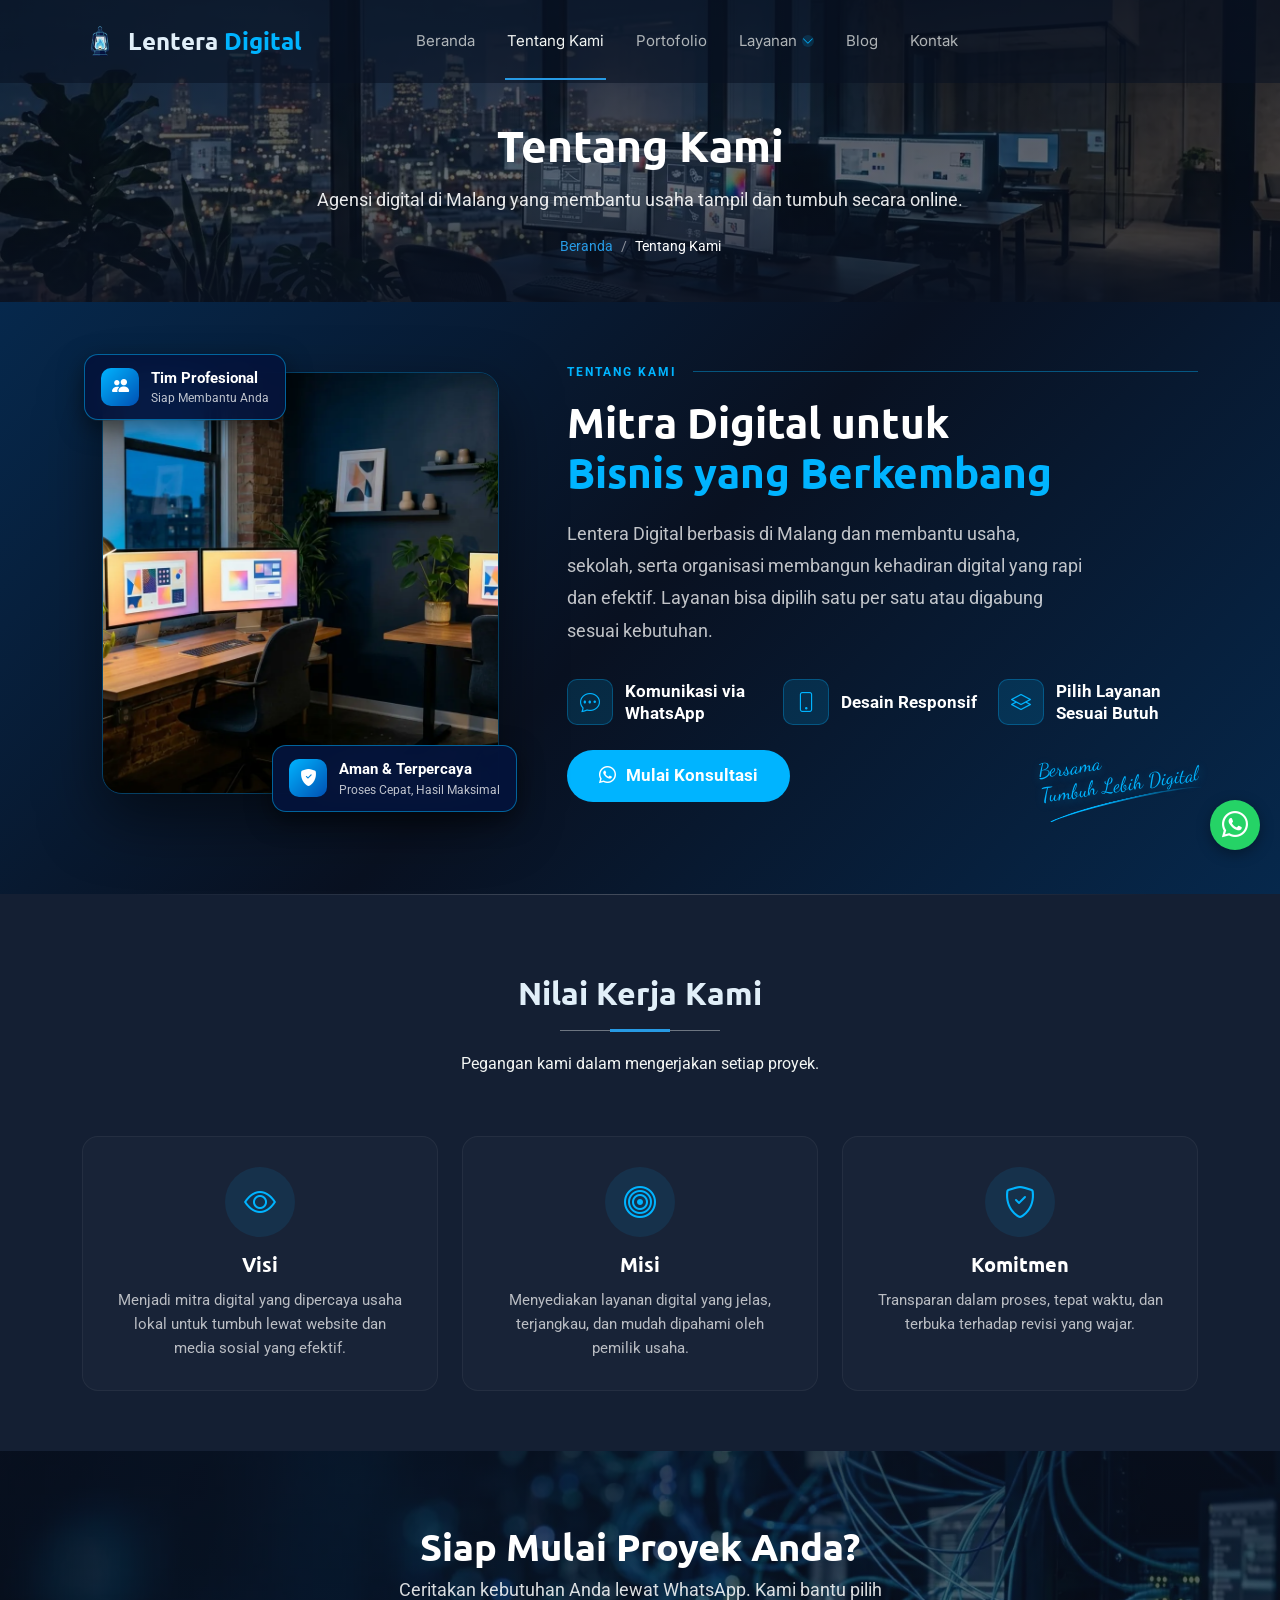
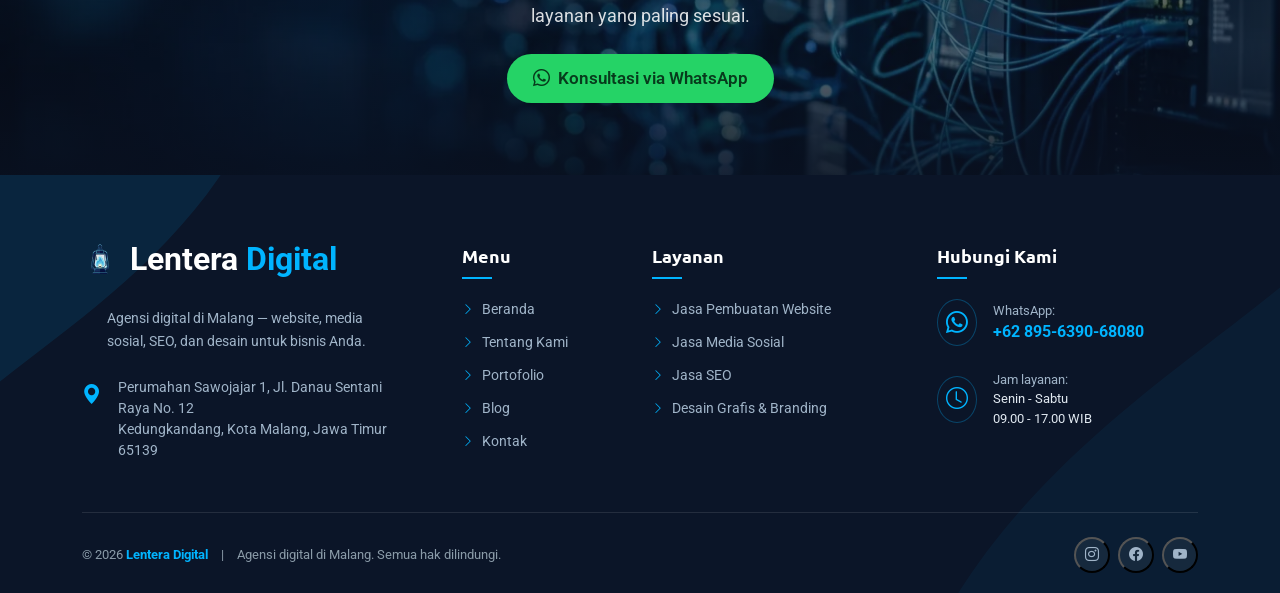
<file: tentang-kami.html>
<!DOCTYPE html>

<html lang="id">
<head>
<meta charset="utf-8"/>
  <link rel="icon" type="image/png" sizes="32x32" href="assets/img/favicon-32.png">
  <link rel="apple-touch-icon" sizes="180x180" href="assets/img/apple-touch-icon.png">
<meta content="width=device-width, initial-scale=1.0" name="viewport"/>
<title>Tentang Kami | Lentera Digital Agensi Digital Malang</title>
<meta content="Kenali Lentera Digital, agensi digital di Malang yang membantu bisnis lewat pembuatan website, pengelolaan media sosial, SEO, serta desain grafis dan branding." name="description"/>
<meta content="tentang agensi digital malang, agensi digital, profil perusahaan, jasa digital marketing malang" name="keywords"/>
<meta content="Lentera Digital" name="author"/>
<meta content="index, follow, max-image-preview:large, max-snippet:-1" name="robots"/>
<meta content="#091121" name="theme-color"/>
<link href="https://www.lenteradigital.id/tentang-kami.html" rel="canonical"/>
<meta content="ID-JI" name="geo.region"/>
<meta content="Malang" name="geo.placename"/>
<meta content="id_ID" property="og:locale"/>
<meta content="website" property="og:type"/>
<meta content="Lentera Digital" property="og:site_name"/>
<meta content="Tentang Kami | Lentera Digital Agensi Digital Malang" property="og:title"/>
<meta content="Kenali Lentera Digital, agensi digital di Malang yang membantu bisnis lewat pembuatan website, pengelolaan media sosial, SEO, serta desain grafis dan branding." property="og:description"/>
<meta content="https://www.lenteradigital.id/tentang-kami.html" property="og:url"/>
<meta content="https://www.lenteradigital.id/assets/img/og-default.jpg" property="og:image"/>
<meta content="summary_large_image" name="twitter:card"/>
<meta content="Tentang Kami | Lentera Digital Agensi Digital Malang" name="twitter:title"/>
<meta content="Kenali Lentera Digital, agensi digital di Malang yang membantu bisnis lewat pembuatan website, pengelolaan media sosial, SEO, serta desain grafis dan branding." name="twitter:description"/>
<meta content="https://www.lenteradigital.id/assets/img/og-default.jpg" name="twitter:image"/>
<link href="https://fonts.googleapis.com" rel="preconnect"/>
<link crossorigin="" href="https://fonts.gstatic.com" rel="preconnect"/>
<link rel="preload" as="style" href="https://fonts.googleapis.com/css2?family=Roboto:wght@400;500;700&amp;family=Inter:wght@400;500;600&amp;family=Ubuntu:wght@400;500;700&amp;family=Lora:ital,wght@0,400;0,600;1,400&amp;display=swap" onload="this.onload=null;this.rel='stylesheet'"/><noscript><link href="https://fonts.googleapis.com/css2?family=Roboto:wght@400;500;700&amp;family=Inter:wght@400;500;600&amp;family=Ubuntu:wght@400;500;700&amp;family=Lora:ital,wght@0,400;0,600;1,400&amp;display=swap" rel="stylesheet"/></noscript>
<link rel="preload" as="style" href="https://fonts.googleapis.com/css2?family=Dancing+Script:wght@600&amp;display=swap&amp;text=%20BDLTabeghilmrstu" onload="this.onload=null;this.rel='stylesheet'"/>
<noscript><link rel="stylesheet" href="https://fonts.googleapis.com/css2?family=Dancing+Script:wght@600&amp;display=swap&amp;text=%20BDLTabeghilmrstu"/></noscript>
<link href="assets/vendor/bootstrap/css/bootstrap.min.css" rel="stylesheet"/>
<link href="assets/vendor/bootstrap-icons/bootstrap-icons.min.css" rel="stylesheet"/>
<link href="assets/css/main.min.css" rel="stylesheet"/>
<link href="assets/css/custom.min.css" rel="stylesheet"/>
<script type="application/ld+json">{"@context": "https://schema.org", "@graph": [{"@type": ["Organization", "ProfessionalService"], "@id": "https://www.lenteradigital.id/#org", "name": "Lentera Digital", "url": "https://www.lenteradigital.id/", "logo": {"@type": "ImageObject", "url": "https://www.lenteradigital.id/assets/img/logo.webp", "width": 512, "height": 512}, "image": "https://www.lenteradigital.id/assets/img/og-default.jpg", "telephone": "+62 895-6390-68080", "priceRange": "$$", "description": "Agensi digital di Malang: jasa pembuatan website, media sosial, SEO, serta desain grafis dan branding.", "address": {"@type": "PostalAddress", "streetAddress": "Perumahan Sawojajar 1, Jl. Danau Sentani Raya No. 12", "addressLocality": "Kota Malang", "addressRegion": "Jawa Timur", "postalCode": "65139", "addressCountry": "ID"}, "areaServed": [{"@type": "City", "name": "Malang"}, {"@type": "Country", "name": "Indonesia"}], "openingHoursSpecification": [{"@type": "OpeningHoursSpecification", "dayOfWeek": ["Monday", "Tuesday", "Wednesday", "Thursday", "Friday", "Saturday"], "opens": "09:00", "closes": "17:00"}], "contactPoint": {"@type": "ContactPoint", "telephone": "+62 895-6390-68080", "contactType": "customer service", "availableLanguage": "Indonesian"}}, {"@type": "WebSite", "@id": "https://www.lenteradigital.id/#website", "url": "https://www.lenteradigital.id/", "name": "Lentera Digital", "inLanguage": "id-ID", "publisher": {"@id": "https://www.lenteradigital.id/#org"}}, {"@type": "BreadcrumbList", "itemListElement": [{"@type": "ListItem", "position": 1, "name": "Beranda", "item": "https://www.lenteradigital.id/"}, {"@type": "ListItem", "position": 2, "name": "Tentang Kami", "item": "https://www.lenteradigital.id/tentang-kami.html"}]}, {"@type": "AboutPage", "@id": "https://www.lenteradigital.id/tentang-kami.html#page", "url": "https://www.lenteradigital.id/tentang-kami.html", "name": "Tentang Lentera Digital", "about": {"@id": "https://www.lenteradigital.id/#org"}}]}</script>
<meta content="1200" property="og:image:width"/>
<meta content="630" property="og:image:height"/>
<meta content="Ilustrasi ruang kerja agensi digital" property="og:image:alt"/>
</head>
<body class="inner-page" data-wa="62895639068080">
<header class="header d-flex align-items-center fixed-top" id="header">
<div class="container position-relative d-flex align-items-center">
<a aria-label="Lentera Digital - Beranda" class="logo d-flex align-items-center" href="index.html">
<img src="assets/img/logo-128.webp" alt="Lentera Digital" width="38" height="38">
<span class="sitename">Lentera <span class="accent">Digital</span></span>
</a>
<nav aria-label="Menu utama" class="navmenu mx-auto" id="navmenu">
<ul>
<li><a class="" href="index.html">Beranda</a></li>
<li><a class="active" href="tentang-kami.html">Tentang Kami</a></li>
<li><a href="portofolio.html">Portofolio</a></li>
<li class="dropdown"><a href="layanan.html"><span>Layanan</span> <i class="bi bi-chevron-down toggle-dropdown"></i></a><ul><li><a href="layanan/website.html">Jasa Pembuatan Website</a></li><li><a href="layanan/media-sosial.html">Jasa Media Sosial</a></li><li><a href="layanan/seo.html">Jasa SEO</a></li><li><a href="layanan/desain-grafis.html">Desain Grafis &amp; Branding</a></li></ul></li>
<li><a href="blog.html">Blog</a></li>
<li><a href="kontak.html">Kontak</a></li>
</ul>
<button type="button"  aria-expanded="false" aria-label="Buka menu" class="mobile-nav-toggle d-xl-none bi bi-list" role="button" style="background:none;border:none;padding:0;" aria-label="Buka menu" aria-expanded="false"></button>
</nav>
</div>
</header>
<main class="main">
<section class="page-hero" style="background-image:url('assets/img/hero/hero-tentang-kami.webp')">
<div class="container">
<h1>Tentang Kami</h1>
<p>Agensi digital di Malang yang membantu usaha tampil dan tumbuh secara online.</p>
<nav aria-label="Breadcrumb"><ol><li><a href="index.html">Beranda</a></li><li aria-current="page">Tentang Kami</li></ol></nav>
</div>
</section>
<section class="section" style="background: linear-gradient(135deg, #06284c 0%, #091121 50%, #06284c 100%); padding: 50px 0 80px 0;">
<style>
        .about-img-wrapper { position: relative; border-radius: 20px; overflow: visible; }
        .about-img-wrapper img { border-radius: 20px; width: 100%; object-fit: cover; display: block; box-shadow: 0 20px 60px rgba(0,0,0,0.5); }
        .about-float-card { position: absolute; background: rgba(6, 40, 76, 0.92); backdrop-filter: blur(12px); border: 1px solid rgba(0,180,255,0.25); border-radius: 14px; padding: 10px 16px; display: flex; align-items: center; gap: 10px; }
        .about-float-card .float-icon { width: 36px; height: 36px; border-radius: 10px; background: linear-gradient(135deg, #00b4ff, #0050b3); display: flex; align-items: center; justify-content: center; flex-shrink: 0; }
        .about-float-card .float-text strong { display: block; font-size: 16px; font-weight: 700; color: #fff; }
        .about-float-card .float-text span { font-size: 14px; color: rgba(255,255,255,0.6); }
        .feature-mini { display: flex; align-items: center; gap: 12px; }
        .feature-mini .feat-icon { width: 46px; height: 46px; border-radius: 10px; background: rgba(0,180,255,0.15); border: 1px solid rgba(0,180,255,0.3); display: flex; align-items: center; justify-content: center; flex-shrink: 0; }
        .feature-mini .feat-icon i { color: #00b4ff; font-size: 20px; }
        .feature-mini strong { font-size: 17px; font-weight: 700; color: #fff; line-height: 1.3; }
        .feature-mini span { font-size: 15px; color: rgba(255,255,255,0.6); line-height: 1.5; }
        .script-text { font-family: 'Dancing Script', 'Pacifico', cursive; font-size: 20px; color: #00b4ff; text-align: left; line-height: 1.2; transform: rotate(-8deg); position: relative; display: inline-block; padding-bottom: 5px; margin-left: 20px; text-shadow: 0 2px 10px rgba(0,180,255,0.3); }
        .script-text::after { content: ''; position: absolute; top: 95%; left: 0; width: 105%; height: 18px; border: solid 2.5px transparent; border-top-color: #00b4ff; border-radius: 50%; transform: rotate(-5deg); -webkit-mask-image: linear-gradient(to right, rgba(0,0,0,1) 30%, rgba(0,0,0,0) 100%); mask-image: linear-gradient(to right, rgba(0,0,0,1) 30%, rgba(0,0,0,0) 100%); }
      </style>

<div class="container">
<div class="row g-5 align-items-center">
<!-- Kiri: Foto + Floating Cards -->
<div class="col-lg-5" style="overflow:visible !important;">
<div style="position:relative; overflow:visible; margin:20px 20px 20px 20px;">
<div style="border-radius:20px; overflow:hidden; box-shadow:0 25px 60px rgba(0,0,0,0.5); border:1.5px solid rgba(0,180,255,0.25);">
<img alt="Ilustrasi ruang kerja agensi digital" height="683" loading="lazy" src="assets/img/about/tentang-kami-ruang-kerja.webp" style="width:100%; height:420px; display:block; object-fit:cover; object-position:center 40%;" width="1024"/>
</div>
<!-- Card kiri atas -->
<div style="position:absolute; top:-18px; left:-18px; background:rgba(4,20,60,0.95); backdrop-filter:blur(14px); -webkit-backdrop-filter:blur(14px); border:1px solid rgba(0,180,255,0.5); border-radius:14px; padding:12px 16px; display:flex; align-items:center; gap:12px; box-shadow:0 8px 24px rgba(0,0,0,0.5); z-index:10;">
<div style="width:38px; height:38px; border-radius:10px; background:linear-gradient(135deg,#00b4ff,#0050b3); display:flex; align-items:center; justify-content:center; flex-shrink:0;"><i class="bi bi-people-fill" style="color:#fff; font-size:17px;"></i></div>
<div>
<div style="font-size:15px; font-weight:700; color:#fff; white-space:nowrap;">Tim Profesional</div>
<div class="fs-m" style="font-size:12px; color:rgba(255,255,255,0.75); white-space:nowrap;">Siap Membantu Anda</div>
</div>
</div>
<!-- Card kanan bawah -->
<div style="position:absolute; bottom:-18px; right:-18px; background:rgba(4,20,60,0.95); backdrop-filter:blur(14px); -webkit-backdrop-filter:blur(14px); border:1px solid rgba(0,180,255,0.5); border-radius:14px; padding:12px 16px; display:flex; align-items:center; gap:12px; box-shadow:0 8px 24px rgba(0,0,0,0.5); z-index:10;">
<div style="width:38px; height:38px; border-radius:10px; background:linear-gradient(135deg,#00b4ff,#0050b3); display:flex; align-items:center; justify-content:center; flex-shrink:0;"><i class="bi bi-shield-fill-check" style="color:#fff; font-size:17px;"></i></div>
<div>
<div style="font-size:15px; font-weight:700; color:#fff; white-space:nowrap;">Aman &amp; Terpercaya</div>
<div class="fs-m" style="font-size:12px; color:rgba(255,255,255,0.75); white-space:nowrap;">Proses Cepat, Hasil Maksimal</div>
</div>
</div>
</div>
</div>
<!-- Kanan: Konten -->
<div class="col-lg-7">
<!-- Badge -->
<div class="d-flex align-items-center gap-3 mb-3">
<span class="fs-m" style="font-size: 12px; font-weight: 700; letter-spacing: 2px; color: #00b4ff; text-transform: uppercase;">Tentang Kami</span>
<div style="flex: 1; height: 1px; background: rgba(0,180,255,0.4);"></div>
</div>
<!-- Heading -->
<h2 style="font-size: clamp(28px, 4vw, 42px); font-weight: 800; color: #fff; line-height: 1.2; margin-bottom: 20px;">
              Mitra Digital untuk<br/>
<span style="color: #00b4ff;">Bisnis yang Berkembang</span>
</h2>
<!-- Deskripsi -->
<p style="font-size: 18px; color: rgba(255,255,255,0.75); line-height: 1.8; margin-bottom: 32px; max-width: 520px;">
              Lentera Digital berbasis di Malang dan membantu usaha, sekolah, serta organisasi membangun kehadiran digital yang rapi dan efektif. Layanan bisa dipilih satu per satu atau digabung sesuai kebutuhan.
            </p>
<!-- 3 Mini Feature Boxes -->
<div class="row g-3 mb-4">
<div class="col-md-4">
<div class="feature-mini">
<div class="feat-icon"><i class="bi bi-chat-dots"></i></div>
<strong>Komunikasi via WhatsApp</strong>
</div>
</div>
<div class="col-md-4">
<div class="feature-mini">
<div class="feat-icon"><i class="bi bi-phone"></i></div>
<strong>Desain Responsif</strong>
</div>
</div>
<div class="col-md-4">
<div class="feature-mini">
<div class="feat-icon"><i class="bi bi-layers"></i></div>
<strong>Pilih Layanan Sesuai Butuh</strong>
</div>
</div>
</div>
<!-- Button + Script -->
<div class="d-flex align-items-center justify-content-between flex-wrap gap-3">
<a href="https://wa.me/62895639068080?text=Halo%2C%20saya%20ingin%20konsultasi%20tentang%20layanan%20Lentera%20Digital." rel="noopener" style="background: #00b4ff; color: #fff; border-radius: 50px; padding: 13px 32px; font-weight: 700; font-size: 17px; text-decoration: none; display: inline-flex; align-items: center; gap: 10px; transition: background 0.3s;" target="_blank"><i class="bi bi-whatsapp"></i> Mulai Konsultasi</a>
<div class="script-text">Bersama<br/>Tumbuh Lebih Digital</div>
</div>
</div>
</div>
</div>
</section>
<section class="section light-background" style="position: relative; padding-top: 80px;">
<!-- Garis pembatas tipis elegan -->
<div style="position: absolute; top: 0; left: 0; width: 100%; height: 1px; background: linear-gradient(90deg, transparent 10%, rgba(255,255,255,0.2) 50%, transparent 90%);"></div>
<div class="container section-title" data-aos="fade-up"><h2>Nilai Kerja Kami</h2><p>Pegangan kami dalam mengerjakan setiap proyek.</p></div>
<div class="container">
<div class="row g-4">
<div class="col-md-4" data-aos="fade-up" data-aos-delay="100">
<div onmouseout="this.style.transform='translateY(0)'; this.style.background='rgba(255,255,255,0.02)';" onmouseover="this.style.transform='translateY(-5px)'; this.style.background='rgba(255,255,255,0.04)';" style="background:rgba(255,255,255,0.02); border:1px solid rgba(255,255,255,0.05); border-radius:16px; padding:30px; height:100%; display:flex; flex-direction:column; align-items:center; text-align:center; transition: transform 0.3s, background 0.3s;">
<i class="bi bi-eye" style="font-size:32px; color:#00b4ff; margin-bottom:15px; background:rgba(0,180,255,0.1); width:70px; height:70px; display:flex; align-items:center; justify-content:center; border-radius:50%;"></i>
<h3 style="font-size:20px; font-weight:700; color:#fff; margin-bottom:12px;">Visi</h3>
<p style="color:rgba(255,255,255,0.7); font-size:15px; margin:0; line-height:1.6;">Menjadi mitra digital yang dipercaya usaha lokal untuk tumbuh lewat website dan media sosial yang efektif.</p>
</div>
</div>
<div class="col-md-4" data-aos="fade-up" data-aos-delay="200">
<div onmouseout="this.style.transform='translateY(0)'; this.style.background='rgba(255,255,255,0.02)';" onmouseover="this.style.transform='translateY(-5px)'; this.style.background='rgba(255,255,255,0.04)';" style="background:rgba(255,255,255,0.02); border:1px solid rgba(255,255,255,0.05); border-radius:16px; padding:30px; height:100%; display:flex; flex-direction:column; align-items:center; text-align:center; transition: transform 0.3s, background 0.3s;">
<i class="bi bi-bullseye" style="font-size:32px; color:#00b4ff; margin-bottom:15px; background:rgba(0,180,255,0.1); width:70px; height:70px; display:flex; align-items:center; justify-content:center; border-radius:50%;"></i>
<h3 style="font-size:20px; font-weight:700; color:#fff; margin-bottom:12px;">Misi</h3>
<p style="color:rgba(255,255,255,0.7); font-size:15px; margin:0; line-height:1.6;">Menyediakan layanan digital yang jelas, terjangkau, dan mudah dipahami oleh pemilik usaha.</p>
</div>
</div>
<div class="col-md-4" data-aos="fade-up" data-aos-delay="300">
<div onmouseout="this.style.transform='translateY(0)'; this.style.background='rgba(255,255,255,0.02)';" onmouseover="this.style.transform='translateY(-5px)'; this.style.background='rgba(255,255,255,0.04)';" style="background:rgba(255,255,255,0.02); border:1px solid rgba(255,255,255,0.05); border-radius:16px; padding:30px; height:100%; display:flex; flex-direction:column; align-items:center; text-align:center; transition: transform 0.3s, background 0.3s;">
<i class="bi bi-shield-check" style="font-size:32px; color:#00b4ff; margin-bottom:15px; background:rgba(0,180,255,0.1); width:70px; height:70px; display:flex; align-items:center; justify-content:center; border-radius:50%;"></i>
<h3 style="font-size:20px; font-weight:700; color:#fff; margin-bottom:12px;">Komitmen</h3>
<p style="color:rgba(255,255,255,0.7); font-size:15px; margin:0; line-height:1.6;">Transparan dalam proses, tepat waktu, dan terbuka terhadap revisi yang wajar.</p>
</div>
</div>
</div>
</div>
</section>
<section class="cta-img section" data-bg="assets/img/cta-background.webp" style="background-color: #0b1528;">
<div class="container">
<h2>Siap Mulai Proyek Anda?</h2>
<p>Ceritakan kebutuhan Anda lewat WhatsApp. Kami bantu pilih layanan yang paling sesuai.</p>
<a class="btn-wa" href="https://wa.me/62895639068080?text=Halo%2C%20saya%20ingin%20konsultasi%20tentang%20layanan%20Lentera%20Digital." rel="noopener" target="_blank"><i class="bi bi-whatsapp"></i> Konsultasi via WhatsApp</a>
</div>
</section>
</main>
<footer class="fs-m footer" id="footer" style="background-color: #0b1528; color: #b0c4de; position: relative; overflow: hidden; padding: 60px 0 20px; font-size: 14px;">
<!-- Wave decorations -->
<svg style="position: absolute; top: -50px; left: -50px; width: 300px; height: 300px; opacity: 0.1; pointer-events: none;" viewbox="0 0 200 200" xmlns="http://www.w3.org/2000/svg">
<path d="M0,0 L200,0 C150,100 50,150 0,200 Z" fill="#00b4ff"></path>
</svg>
<svg style="position: absolute; bottom: -50px; right: -50px; width: 400px; height: 400px; opacity: 0.05; pointer-events: none;" viewbox="0 0 200 200" xmlns="http://www.w3.org/2000/svg">
<path d="M200,200 L0,200 C50,100 150,50 200,0 Z" fill="#00b4ff"></path>
</svg>
<div class="container" style="position: relative; z-index: 1;">
<div class="row gy-4 mb-5">
<!-- Col 1 -->
<div class="col-lg-4 col-md-12 pe-lg-5">
<a class="d-flex align-items-center mb-4" href="index.html" style="text-decoration: none;"><img src="assets/img/logo-128.webp" alt="Lentera Digital" style="max-height:46px;width:auto;margin-right:12px;" width="36" height="36"><span style="font-size: 32px; font-weight: 700; color: #fff;">Lentera <span style="color: #00b4ff;">Digital</span></span>
</a>
<p style="color: #a0b4c8; line-height: 1.6; margin-bottom: 25px; padding-left: 25px;">Agensi digital di Malang — website, media sosial, SEO, dan desain untuk bisnis Anda.</p>
<div class="d-flex align-items-start gap-3">
<i class="bi bi-geo-alt-fill" style="color: #00b4ff; font-size: 20px; margin-top: 2px;"></i>
<p style="color: #a0b4c8; line-height: 1.5; margin: 0;">Perumahan Sawojajar 1, Jl. Danau Sentani Raya No. 12<br/>Kedungkandang, Kota Malang, Jawa Timur 65139</p>
</div>
</div>
<!-- Col 2 -->
<div class="col-lg-2 col-md-4" style="padding-top:10px;">
<h2 class="h4" style="color: #fff; font-size: 18px; font-weight: 600; margin-bottom: 20px; position: relative; padding-bottom: 12px;">Menu
            <span style="position: absolute; left: 0; bottom: 0; width: 30px; height: 2px; background: #00b4ff;"></span>
</h2>
<ul class="footer-links-list" style="list-style: none; padding: 0; margin: 0;">
<li style="margin-bottom: 12px;"><a href="index.html" style="color: #a0b4c8; text-decoration: none; display: flex; align-items: center; gap: 8px; transition: color 0.3s;"><i class="fs-m bi bi-chevron-right" style="color: #00b4ff; font-size: 12px;"></i> Beranda</a></li>
<li style="margin-bottom: 12px;"><a href="tentang-kami.html" style="color: #a0b4c8; text-decoration: none; display: flex; align-items: center; gap: 8px; transition: color 0.3s;"><i class="fs-m bi bi-chevron-right" style="color: #00b4ff; font-size: 12px;"></i> Tentang Kami</a></li>
<li style="margin-bottom: 12px;"><a href="portofolio.html" style="color: #a0b4c8; text-decoration: none; display: flex; align-items: center; gap: 8px; transition: color 0.3s;"><i class="fs-m bi bi-chevron-right" style="color: #00b4ff; font-size: 12px;"></i> Portofolio</a></li>
<li style="margin-bottom: 12px;"><a href="blog.html" style="color: #a0b4c8; text-decoration: none; display: flex; align-items: center; gap: 8px; transition: color 0.3s;"><i class="fs-m bi bi-chevron-right" style="color: #00b4ff; font-size: 12px;"></i> Blog</a></li>
<li style="margin-bottom: 12px;"><a href="kontak.html" style="color: #a0b4c8; text-decoration: none; display: flex; align-items: center; gap: 8px; transition: color 0.3s;"><i class="fs-m bi bi-chevron-right" style="color: #00b4ff; font-size: 12px;"></i> Kontak</a></li>
</ul>
</div>
<!-- Col 3 -->
<div class="col-lg-3 col-md-4" style="padding-top:10px;">
<h2 class="h4" style="color: #fff; font-size: 18px; font-weight: 600; margin-bottom: 20px; position: relative; padding-bottom: 12px;">Layanan
            <span style="position: absolute; left: 0; bottom: 0; width: 30px; height: 2px; background: #00b4ff;"></span>
</h2>
<ul class="footer-links-list" style="list-style: none; padding: 0; margin: 0;">
<li style="margin-bottom: 12px;"><a href="layanan/website.html" style="color: #a0b4c8; text-decoration: none; display: flex; align-items: center; gap: 8px; transition: color 0.3s;"><i class="fs-m bi bi-chevron-right" style="color: #00b4ff; font-size: 12px;"></i> Jasa Pembuatan Website</a></li>
<li style="margin-bottom: 12px;"><a href="layanan/media-sosial.html" style="color: #a0b4c8; text-decoration: none; display: flex; align-items: center; gap: 8px; transition: color 0.3s;"><i class="fs-m bi bi-chevron-right" style="color: #00b4ff; font-size: 12px;"></i> Jasa Media Sosial</a></li>
<li style="margin-bottom: 12px;"><a href="layanan/seo.html" style="color: #a0b4c8; text-decoration: none; display: flex; align-items: center; gap: 8px; transition: color 0.3s;"><i class="fs-m bi bi-chevron-right" style="color: #00b4ff; font-size: 12px;"></i> Jasa SEO</a></li>
<li style="margin-bottom: 12px;"><a href="layanan/desain-grafis.html" style="color: #a0b4c8; text-decoration: none; display: flex; align-items: center; gap: 8px; transition: color 0.3s;"><i class="fs-m bi bi-chevron-right" style="color: #00b4ff; font-size: 12px;"></i> Desain Grafis &amp; Branding</a></li>
</ul>
</div>
<!-- Col 4 -->
<div class="col-lg-3 col-md-4" style="padding-top:10px;">
<h2 class="h4" style="color: #fff; font-size: 18px; font-weight: 600; margin-bottom: 20px; position: relative; padding-bottom: 12px;">Hubungi Kami
            <span style="position: absolute; left: 0; bottom: 0; width: 30px; height: 2px; background: #00b4ff;"></span>
</h2>
<div class="d-flex align-items-center gap-3 mb-4">
<i class="bi bi-whatsapp" style="color: #00b4ff; font-size: 22px; border: 1px solid rgba(0,180,255,0.3); border-radius: 50%; padding: 6px 8px;"></i>
<div>
<p class="fs-m" style="color: #a0b4c8; margin: 0; font-size: 13px;">WhatsApp:</p>
<a href="https://wa.me/62895639068080" class="fs-m" style="color: #00b4ff; font-weight: 700; text-decoration: none; font-size: 16px; display: inline-block; white-space: nowrap;">+62 895-6390-68080</a>
</div>
</div>
<div class="d-flex align-items-center gap-3">
<i class="bi bi-clock" style="color: #00b4ff; font-size: 22px; border: 1px solid rgba(0,180,255,0.3); border-radius: 50%; padding: 6px 8px;"></i>
<div>
<p class="fs-m" style="color: #a0b4c8; margin: 0; font-size: 13px;">Jam layanan:</p>
<p class="fs-m" style="color: #e0e8f0; margin: 0; font-size: 13px;">Senin - Sabtu<br/>09.00 - 17.00 WIB</p>
</div>
</div>
</div>
</div>
<div class="d-flex flex-column flex-md-row justify-content-between align-items-center pt-4" style="border-top: 1px solid rgba(255,255,255,0.1);">
<p class="fs-m" style="color: #8a9ba8; margin: 0; font-size: 13px;">© 2026 <strong style="color:#00b4ff;">Lentera Digital</strong> <span style="margin:0 10px;">|</span> Agensi digital di Malang. Semua hak dilindungi.</p>
<div class="d-flex gap-2 mt-3 mt-md-0">
<button type="button"  aria-label="Social Link"  style="width: 36px; height: 36px; background: rgba(255,255,255,0.05); border-radius: 50%; display: flex; justify-content: center; align-items: center; color: #a0b4c8; text-decoration: none; transition: background 0.3s;"><i class="bi bi-instagram"></i></button>
<button type="button"  aria-label="Social Link"  style="width: 36px; height: 36px; background: rgba(255,255,255,0.05); border-radius: 50%; display: flex; justify-content: center; align-items: center; color: #a0b4c8; text-decoration: none; transition: background 0.3s;"><i class="bi bi-facebook"></i></button>
<button type="button"  aria-label="Social Link"  style="width: 36px; height: 36px; background: rgba(255,255,255,0.05); border-radius: 50%; display: flex; justify-content: center; align-items: center; color: #a0b4c8; text-decoration: none; transition: background 0.3s;"><i class="bi bi-youtube"></i></button>
</div>
</div>
</div>
<style>
      .footer-links-list li a:hover { color: #00b4ff !important; }
      .footer-links-list .bi-chevron-right { transition: transform 0.3s; }
      .footer-links-list li a:hover .bi-chevron-right { transform: translateX(4px); }
    </style>
</footer>
<a aria-label="Chat WhatsApp" class="float-wa" href="https://wa.me/62895639068080?text=Halo%2C%20saya%20ingin%20bertanya%20tentang%20layanan%20Lentera%20Digital." rel="noopener" target="_blank"><i class="bi bi-whatsapp"></i></a>
<button type="button"  aria-label="Social Link" aria-label="Ke atas" class="scroll-top d-flex align-items-center justify-content-center"  id="scroll-top" aria-label="Ke atas"><i class="bi bi-arrow-up-short"></i></button>
<script src="assets/js/main.js"></script>
</body>
</html>
</file>
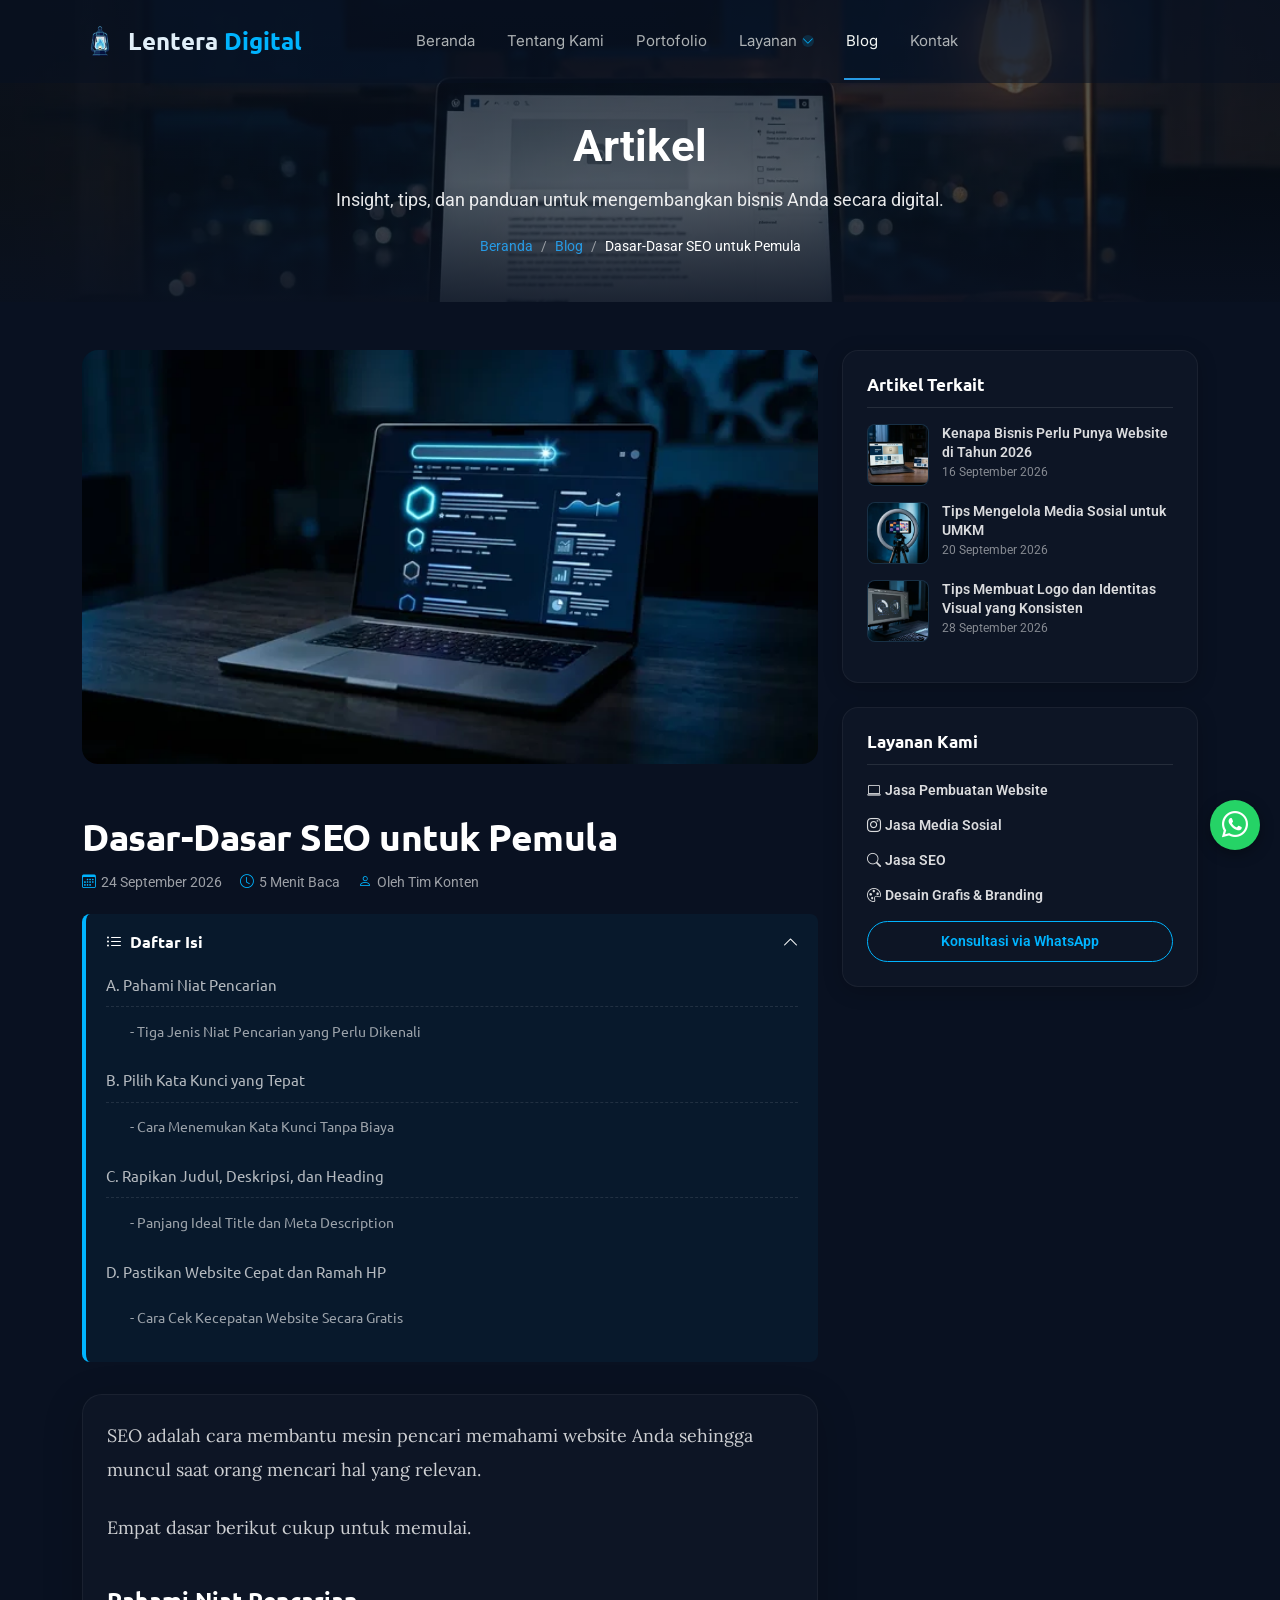
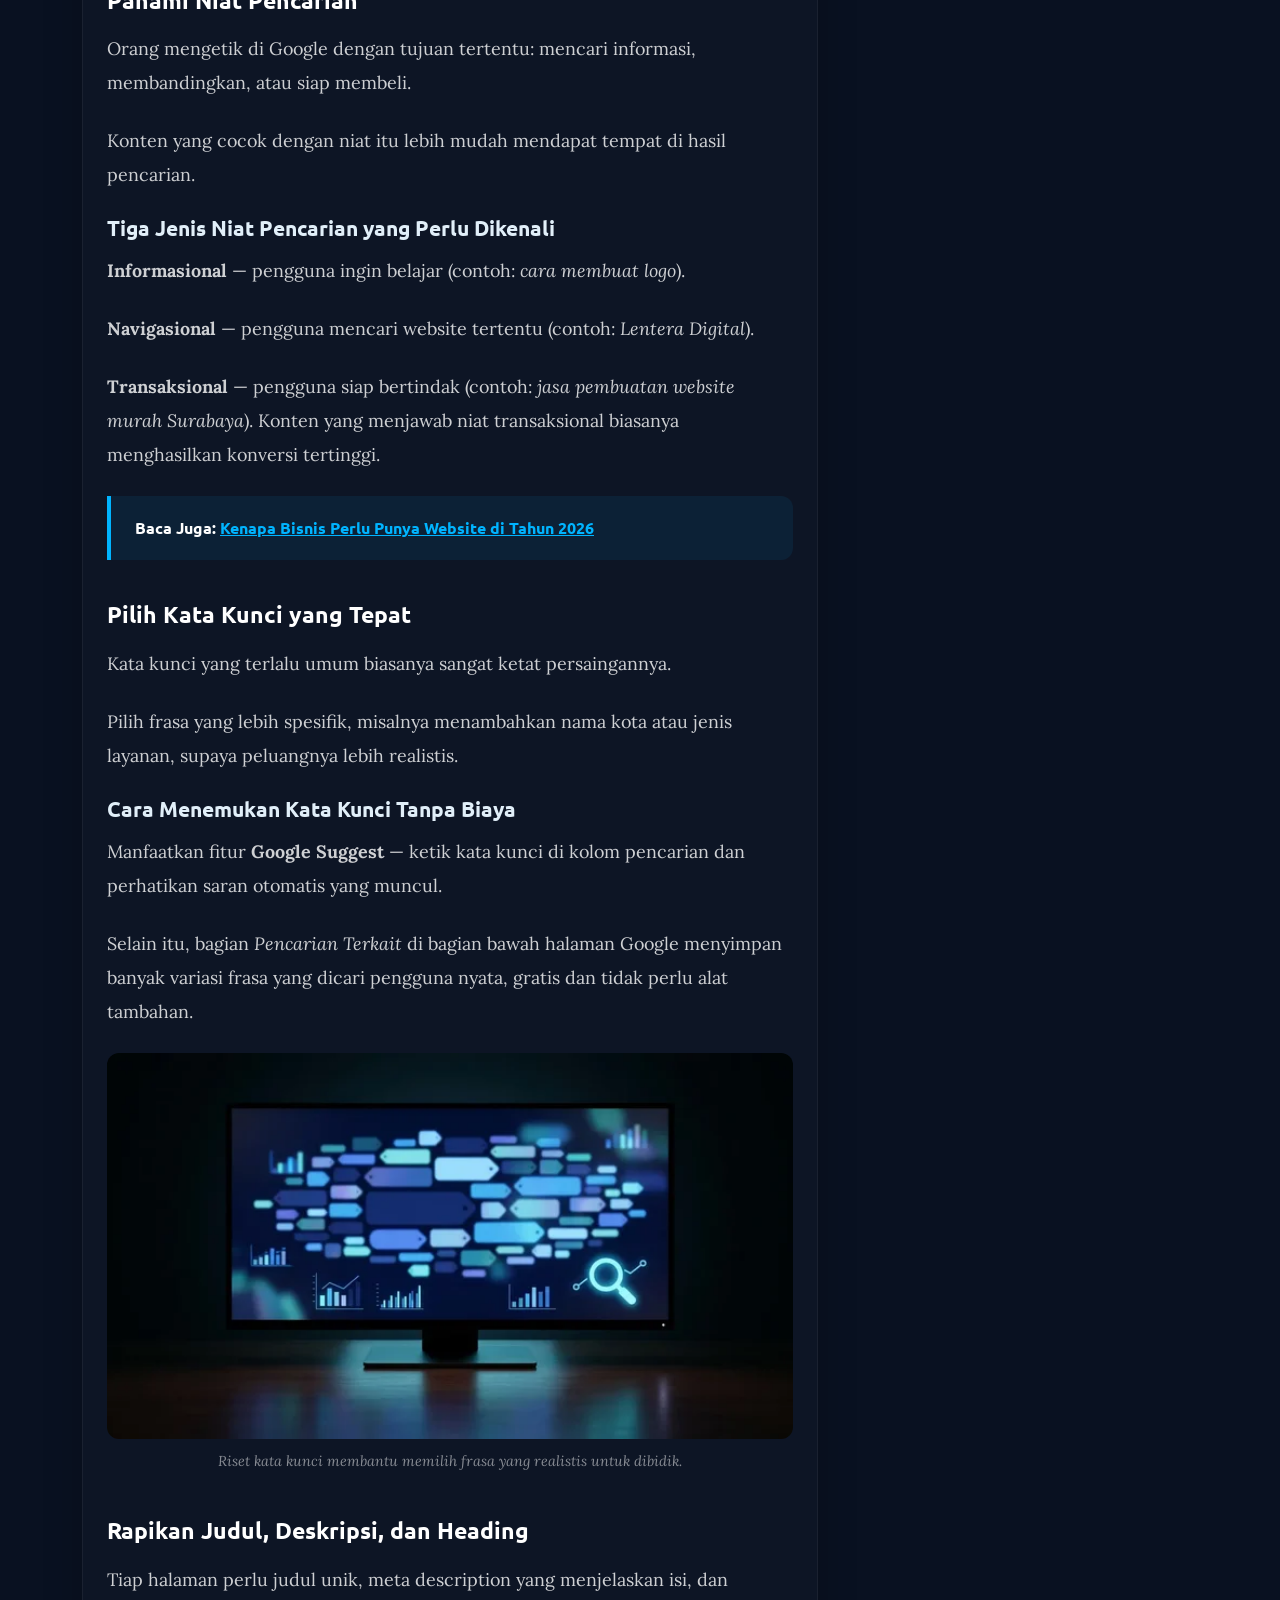
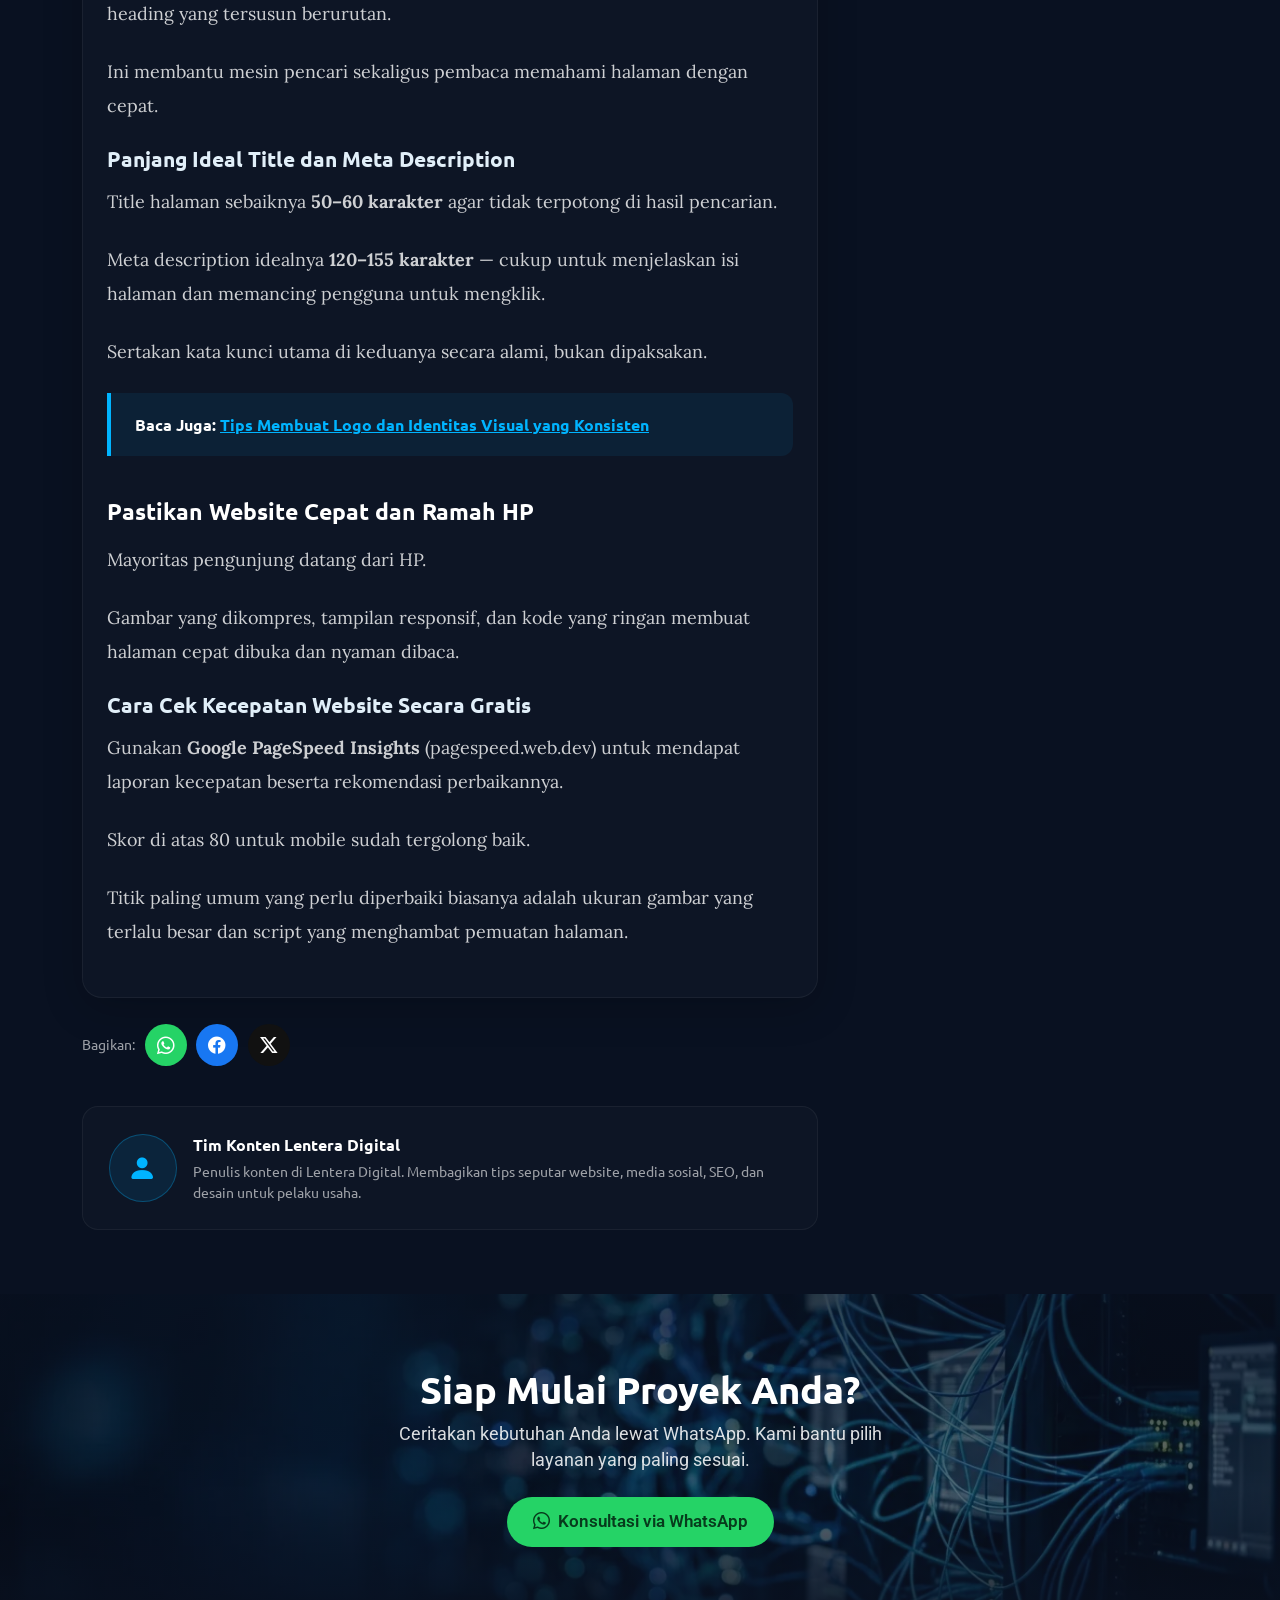
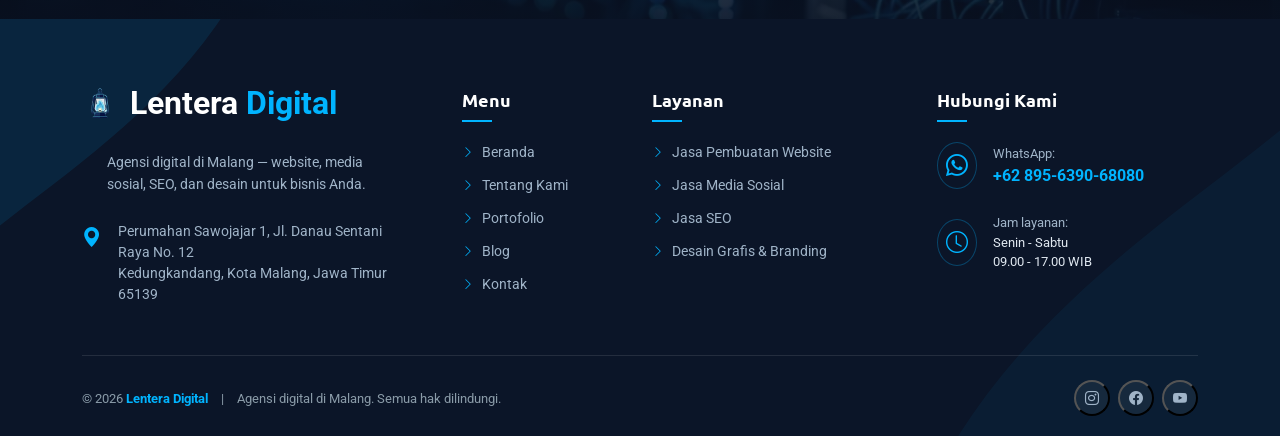
<file: blog/dasar-dasar-seo-pemula.html>
<!DOCTYPE html>

<html lang="id">
<head>
<meta charset="utf-8"/>
<link href="../assets/img/favicon-32.png" rel="icon" sizes="32x32" type="image/png"/>
<link href="../assets/img/apple-touch-icon.png" rel="apple-touch-icon" sizes="180x180"/>
<meta content="width=device-width, initial-scale=1.0" name="viewport"/>
<title>Dasar-Dasar SEO untuk Pemula | Lentera Digital</title>
<meta content="Pengantar SEO untuk pemula: memahami niat pencarian, memilih kata kunci, merapikan title dan heading, serta memastikan website cepat dan ramah HP." name="description"/>
<meta content="dasar seo untuk pemula, cara seo website, kata kunci, seo on page" name="keywords"/>
<meta content="Lentera Digital" name="author"/>
<meta content="index, follow, max-image-preview:large, max-snippet:-1" name="robots"/>
<meta content="#091121" name="theme-color"/>
<link href="https://www.lenteradigital.id/blog/dasar-dasar-seo-pemula.html" rel="canonical"/>
<meta content="ID-JI" name="geo.region"/>
<meta content="Malang" name="geo.placename"/>
<meta content="id_ID" property="og:locale"/>
<meta content="article" property="og:type"/>
<meta content="Lentera Digital" property="og:site_name"/>
<meta content="Dasar-Dasar SEO untuk Pemula | Lentera Digital" property="og:title"/>
<meta content="Pengantar SEO untuk pemula: memahami niat pencarian, memilih kata kunci, merapikan title dan heading, serta memastikan website cepat dan ramah HP." property="og:description"/>
<meta content="https://www.lenteradigital.id/blog/dasar-dasar-seo-pemula.html" property="og:url"/>
<meta content="https://www.lenteradigital.id/assets/img/og-default.jpg" property="og:image"/>
<meta content="summary_large_image" name="twitter:card"/>
<meta content="Dasar-Dasar SEO untuk Pemula | Lentera Digital" name="twitter:title"/>
<meta content="Pengantar SEO untuk pemula: memahami niat pencarian, memilih kata kunci, merapikan title dan heading, serta memastikan website cepat dan ramah HP." name="twitter:description"/>
<meta content="https://www.lenteradigital.id/assets/img/og-default.jpg" name="twitter:image"/>
<link href="https://fonts.googleapis.com" rel="preconnect"/>
<link crossorigin="" href="https://fonts.gstatic.com" rel="preconnect"/>
<link as="style" href="https://fonts.googleapis.com/css2?family=Roboto:wght@400;500;700&amp;family=Inter:wght@400;500;600&amp;family=Ubuntu:wght@400;500;700&amp;family=Lora:ital,wght@0,400;0,600;1,400&amp;display=swap" onload="this.onload=null;this.rel='stylesheet'" rel="preload"/><noscript><link href="https://fonts.googleapis.com/css2?family=Roboto:wght@400;500;700&amp;family=Inter:wght@400;500;600&amp;family=Ubuntu:wght@400;500;700&amp;family=Lora:ital,wght@0,400;0,600;1,400&amp;display=swap" rel="stylesheet"/></noscript>
<link href="../assets/vendor/bootstrap/css/bootstrap.min.css" rel="stylesheet"/>
<link href="../assets/vendor/bootstrap-icons/bootstrap-icons.min.css" rel="stylesheet"/>
<link href="../assets/css/main.min.css" rel="stylesheet"/>
<link href="../assets/css/custom.min.css" rel="stylesheet"/>
<link href="../assets/css/artikel.css" rel="stylesheet"/>
<script type="application/ld+json">{"@context": "https://schema.org", "@graph": [{"@type": ["Organization", "ProfessionalService"], "@id": "https://www.lenteradigital.id/#org", "name": "Lentera Digital", "url": "https://www.lenteradigital.id/", "logo": {"@type": "ImageObject", "url": "https://www.lenteradigital.id/assets/img/logo.webp", "width": 512, "height": 512}, "image": "https://www.lenteradigital.id/assets/img/og-default.jpg", "telephone": "+62 895-6390-68080", "priceRange": "$$", "description": "Agensi digital di Malang: jasa pembuatan website, media sosial, SEO, serta desain grafis dan branding.", "address": {"@type": "PostalAddress", "streetAddress": "Perumahan Sawojajar 1, Jl. Danau Sentani Raya No. 12", "addressLocality": "Kota Malang", "addressRegion": "Jawa Timur", "postalCode": "65139", "addressCountry": "ID"}, "areaServed": [{"@type": "City", "name": "Malang"}, {"@type": "Country", "name": "Indonesia"}], "openingHoursSpecification": [{"@type": "OpeningHoursSpecification", "dayOfWeek": ["Monday", "Tuesday", "Wednesday", "Thursday", "Friday", "Saturday"], "opens": "09:00", "closes": "17:00"}], "contactPoint": {"@type": "ContactPoint", "telephone": "+62 895-6390-68080", "contactType": "customer service", "availableLanguage": "Indonesian"}}, {"@type": "WebSite", "@id": "https://www.lenteradigital.id/#website", "url": "https://www.lenteradigital.id/", "name": "Lentera Digital", "inLanguage": "id-ID", "publisher": {"@id": "https://www.lenteradigital.id/#org"}}, {"@type": "BreadcrumbList", "itemListElement": [{"@type": "ListItem", "position": 1, "name": "Beranda", "item": "https://www.lenteradigital.id/"}, {"@type": "ListItem", "position": 2, "name": "Blog", "item": "https://www.lenteradigital.id/blog.html"}, {"@type": "ListItem", "position": 3, "name": "Dasar-Dasar SEO untuk Pemula", "item": "https://www.lenteradigital.id/blog/dasar-dasar-seo-pemula.html"}]}, {"@type": "BlogPosting", "@id": "https://www.lenteradigital.id/blog/dasar-dasar-seo-pemula.html#article", "mainEntityOfPage": "https://www.lenteradigital.id/blog/dasar-dasar-seo-pemula.html", "headline": "Dasar-Dasar SEO untuk Pemula", "description": "Pengantar SEO untuk pemula: memahami niat pencarian, memilih kata kunci, merapikan title dan heading, serta memastikan website cepat dan ramah HP.", "image": ["https://www.lenteradigital.id/assets/img/artikel/artikel-dasar-seo-pemula.webp", "https://www.lenteradigital.id/assets/img/artikel/artikel-dasar-seo-pemula-2.webp"], "datePublished": "2026-09-24", "dateModified": "2026-10-01", "inLanguage": "id-ID", "author": {"@type": "Organization", "name": "Lentera Digital (Tim Konten)", "url": "https://www.lenteradigital.id/"}, "publisher": {"@id": "https://www.lenteradigital.id/#org"}, "keywords": "dasar seo untuk pemula, cara seo website, kata kunci, seo on page"}]}</script>
<meta content="1200" property="og:image:width"/>
<meta content="630" property="og:image:height"/>
<meta content="Ilustrasi ruang kerja agensi digital" property="og:image:alt"/>
</head>
<body class="inner-page article-page" data-wa="62895639068080">
<header class="header d-flex align-items-center fixed-top" id="header">
<div class="container position-relative d-flex align-items-center">
<a aria-label="Lentera Digital - Beranda" class="logo d-flex align-items-center" href="../index.html">
<img alt="Lentera Digital" height="38" src="../assets/img/logo-128.webp" width="38"/>
<span class="sitename">Lentera <span class="accent">Digital</span></span>
</a>
<nav aria-label="Menu utama" class="navmenu mx-auto" id="navmenu">
<ul>
<li><a class="" href="../index.html">Beranda</a></li>
<li><a href="../tentang-kami.html">Tentang Kami</a></li>
<li><a href="../portofolio.html">Portofolio</a></li>
<li class="dropdown"><a href="../layanan.html"><span>Layanan</span> <i class="bi bi-chevron-down toggle-dropdown"></i></a><ul><li><a href="../layanan/website.html">Jasa Pembuatan Website</a></li><li><a href="../layanan/media-sosial.html">Jasa Media Sosial</a></li><li><a href="../layanan/seo.html">Jasa SEO</a></li><li><a href="../layanan/desain-grafis.html">Desain Grafis &amp; Branding</a></li></ul></li>
<li><a class="active" href="../blog.html">Blog</a></li>
<li><a href="../kontak.html">Kontak</a></li>
</ul>
<button aria-expanded="false" aria-label="Buka menu" class="mobile-nav-toggle d-xl-none bi bi-list" role="button" style="background:none;border:none;padding:0;" type="button"></button>
</nav>
</div>
</header>
<main class="main">
<section class="page-hero" style="background-image:url('../assets/img/hero/hero-blog.webp')">
<div class="container">
<p class="page-hero-title fw-bold">Artikel</p>
<p>Insight, tips, dan panduan untuk mengembangkan bisnis Anda secara digital.</p>
<nav aria-label="Breadcrumb"><ol><li><a href="../index.html">Beranda</a></li><li><a class="active" href="../blog.html">Blog</a></li><li aria-current="page">Dasar-Dasar SEO untuk Pemula</li></ol></nav>
</div>
</section>
<section class="article-area">
<div class="container"><div class="row g-4">
<div class="col-lg-8 article-wrapper">
<img alt="Ilustrasi hasil pencarian dan peringkat SEO" class="article-cover" decoding="async" fetchpriority="high" height="768" loading="lazy" sizes="(max-width: 768px) 100vw, 360px" src="../assets/img/artikel/artikel-dasar-seo-pemula.webp" srcset="../assets/img/artikel/artikel-dasar-seo-pemula-640.webp 640w, ../assets/img/artikel/artikel-dasar-seo-pemula.webp 1376w" width="1376"/>
<h1 class="article-title">Dasar-Dasar SEO untuk Pemula</h1>
<div class="article-meta"><span><i class="bi bi-calendar3"></i><time datetime="2026-09-24">24 September 2026</time></span><span><i class="bi bi-clock"></i>5 Menit Baca</span><span><i class="bi bi-person"></i>Oleh Tim Konten</span></div>
<details class="toc-box" open=""><summary><span><i class="bi bi-list-ul me-2"></i>Daftar Isi</span><i class="bi bi-chevron-down"></i></summary><ul class="toc-list" style="list-style-type: none; padding-left: 0;"><li style="margin-bottom: 8px;"><a href="#s1">A. Pahami Niat Pencarian</a><ul style="padding-left: 1.5rem; list-style-type: none; margin-top: 4px; margin-bottom: 8px;"><li style="margin-bottom: 4px;"><a href="#s1-sub1" style="font-size: 0.9em; opacity: 0.85;">- Tiga Jenis Niat Pencarian yang Perlu Dikenali</a></li></ul></li><li style="margin-bottom: 8px;"><a href="#s2">B. Pilih Kata Kunci yang Tepat</a><ul style="padding-left: 1.5rem; list-style-type: none; margin-top: 4px; margin-bottom: 8px;"><li style="margin-bottom: 4px;"><a href="#s2-sub1" style="font-size: 0.9em; opacity: 0.85;">- Cara Menemukan Kata Kunci Tanpa Biaya</a></li></ul></li><li style="margin-bottom: 8px;"><a href="#s3">C. Rapikan Judul, Deskripsi, dan Heading</a><ul style="padding-left: 1.5rem; list-style-type: none; margin-top: 4px; margin-bottom: 8px;"><li style="margin-bottom: 4px;"><a href="#s3-sub1" style="font-size: 0.9em; opacity: 0.85;">- Panjang Ideal Title dan Meta Description</a></li></ul></li><li style="margin-bottom: 8px;"><a href="#s4">D. Pastikan Website Cepat dan Ramah HP</a><ul style="padding-left: 1.5rem; list-style-type: none; margin-top: 4px; margin-bottom: 8px;"><li style="margin-bottom: 4px;"><a href="#s4-sub1" style="font-size: 0.9em; opacity: 0.85;">- Cara Cek Kecepatan Website Secara Gratis</a></li></ul></li></ul></details>
<article class="article-content">
<p>SEO adalah cara membantu mesin pencari memahami website Anda sehingga muncul saat orang mencari hal yang relevan.</p>
<p>Empat dasar berikut cukup untuk memulai.</p>
<h2 id="s1">Pahami Niat Pencarian</h2>
<p>Orang mengetik di Google dengan tujuan tertentu: mencari informasi, membandingkan, atau siap membeli.</p>
<p>Konten yang cocok dengan niat itu lebih mudah mendapat tempat di hasil pencarian.</p>
<h3 id="s1-sub1" style="font-size: 1.3rem; margin-top: 1.5rem; margin-bottom: 0.8rem; font-weight: 700;">Tiga Jenis Niat Pencarian yang Perlu Dikenali</h3>
<p><strong>Informasional</strong> — pengguna ingin belajar (contoh: <em>cara membuat logo</em>).</p>
<p><strong>Navigasional</strong> — pengguna mencari website tertentu (contoh: <em>Lentera Digital</em>).</p>
<p><strong>Transaksional</strong> — pengguna siap bertindak (contoh: <em>jasa pembuatan website murah Surabaya</em>). Konten yang menjawab niat transaksional biasanya menghasilkan konversi tertinggi.</p>
<div class="price-box"><strong>Baca Juga:</strong> <a href="kenapa-bisnis-perlu-website.html">Kenapa Bisnis Perlu Punya Website di Tahun 2026</a></div>
<h2 id="s2">Pilih Kata Kunci yang Tepat</h2>
<p>Kata kunci yang terlalu umum biasanya sangat ketat persaingannya.</p>
<p>Pilih frasa yang lebih spesifik, misalnya menambahkan nama kota atau jenis layanan, supaya peluangnya lebih realistis.</p>
<h3 id="s2-sub1" style="font-size: 1.3rem; margin-top: 1.5rem; margin-bottom: 0.8rem; font-weight: 700;">Cara Menemukan Kata Kunci Tanpa Biaya</h3>
<p>Manfaatkan fitur <strong>Google Suggest</strong> — ketik kata kunci di kolom pencarian dan perhatikan saran otomatis yang muncul.</p>
<p>Selain itu, bagian <em>Pencarian Terkait</em> di bagian bawah halaman Google menyimpan banyak variasi frasa yang dicari pengguna nyata, gratis dan tidak perlu alat tambahan.</p>
<figure><img alt="Ilustrasi riset kata kunci di dasbor SEO" height="768" loading="lazy" sizes="(max-width: 768px) 100vw, 360px" src="../assets/img/artikel/artikel-dasar-seo-pemula-2.webp" srcset="../assets/img/artikel/artikel-dasar-seo-pemula-2-640.webp 640w, ../assets/img/artikel/artikel-dasar-seo-pemula-2.webp 1376w" width="1376"/><figcaption>Riset kata kunci membantu memilih frasa yang realistis untuk dibidik.</figcaption></figure>
<h2 id="s3">Rapikan Judul, Deskripsi, dan Heading</h2>
<p>Tiap halaman perlu judul unik, meta description yang menjelaskan isi, dan heading yang tersusun berurutan.</p>
<p>Ini membantu mesin pencari sekaligus pembaca memahami halaman dengan cepat.</p>
<h3 id="s3-sub1" style="font-size: 1.3rem; margin-top: 1.5rem; margin-bottom: 0.8rem; font-weight: 700;">Panjang Ideal Title dan Meta Description</h3>
<p>Title halaman sebaiknya <strong>50–60 karakter</strong> agar tidak terpotong di hasil pencarian.</p>
<p>Meta description idealnya <strong>120–155 karakter</strong> — cukup untuk menjelaskan isi halaman dan memancing pengguna untuk mengklik.</p>
<p>Sertakan kata kunci utama di keduanya secara alami, bukan dipaksakan.</p>
<div class="price-box"><strong>Baca Juga:</strong> <a href="tips-membuat-logo-identitas-visual.html">Tips Membuat Logo dan Identitas Visual yang Konsisten</a></div>
<h2 id="s4">Pastikan Website Cepat dan Ramah HP</h2>
<p>Mayoritas pengunjung datang dari HP.</p>
<p>Gambar yang dikompres, tampilan responsif, dan kode yang ringan membuat halaman cepat dibuka dan nyaman dibaca.</p>
<h3 id="s4-sub1" style="font-size: 1.3rem; margin-top: 1.5rem; margin-bottom: 0.8rem; font-weight: 700;">Cara Cek Kecepatan Website Secara Gratis</h3>
<p>Gunakan <strong>Google PageSpeed Insights</strong> (pagespeed.web.dev) untuk mendapat laporan kecepatan beserta rekomendasi perbaikannya.</p>
<p>Skor di atas 80 untuk mobile sudah tergolong baik.</p>
<p>Titik paling umum yang perlu diperbaiki biasanya adalah ukuran gambar yang terlalu besar dan script yang menghambat pemuatan halaman.</p>
</article>
<div class="share-row"><span>Bagikan:</span>
<a aria-label="Bagikan ke WhatsApp" class="share-btn" href="https://wa.me/?text=Dasar-Dasar%20SEO%20untuk%20Pemula%20https%3A//www.lenteradigital.id/blog/dasar-dasar-seo-pemula.html" rel="noopener" style="background:#25d366" target="_blank"><i class="bi bi-whatsapp"></i></a>
<a aria-label="Bagikan ke Facebook" class="share-btn" href="https://www.facebook.com/sharer/sharer.php?u=https%3A//www.lenteradigital.id/blog/dasar-dasar-seo-pemula.html" rel="noopener" style="background:#1877f2" target="_blank"><i class="bi bi-facebook"></i></a>
<a aria-label="Bagikan ke X" class="share-btn" href="https://twitter.com/intent/tweet?url=https%3A//www.lenteradigital.id/blog/dasar-dasar-seo-pemula.html&amp;text=Dasar-Dasar%20SEO%20untuk%20Pemula" rel="noopener" style="background:#111" target="_blank"><i class="bi bi-twitter-x"></i></a>
</div>
<div class="author-box"><div class="avatar"><i class="bi bi-person-fill"></i></div><div><strong>Tim Konten Lentera Digital</strong><p>Penulis konten di Lentera Digital. Membagikan tips seputar website, media sosial, SEO, dan desain untuk pelaku usaha.</p></div></div>
</div>
<aside class="col-lg-4"><div class="sticky-top" style="top:120px; z-index: 900;">
<div class="sidebar-card"><h3>Artikel Terkait</h3><a class="side-item" href="kenapa-bisnis-perlu-website.html"><img alt="" height="768" loading="lazy" sizes="(max-width: 768px) 100vw, 360px" src="../assets/img/artikel/artikel-kenapa-bisnis-perlu-website.webp" srcset="../assets/img/artikel/artikel-kenapa-bisnis-perlu-website-640.webp 640w, ../assets/img/artikel/artikel-kenapa-bisnis-perlu-website.webp 1376w" width="1376"/><span>Kenapa Bisnis Perlu Punya Website di Tahun 2026<small>16 September 2026</small></span></a><a class="side-item" href="tips-media-sosial-umkm.html"><img alt="" height="768" loading="lazy" sizes="(max-width: 768px) 100vw, 360px" src="../assets/img/artikel/artikel-tips-media-sosial-umkm.webp" srcset="../assets/img/artikel/artikel-tips-media-sosial-umkm-640.webp 640w, ../assets/img/artikel/artikel-tips-media-sosial-umkm.webp 1376w" width="1376"/><span>Tips Mengelola Media Sosial untuk UMKM<small>20 September 2026</small></span></a><a class="side-item" href="tips-membuat-logo-identitas-visual.html"><img alt="" height="768" loading="lazy" sizes="(max-width: 768px) 100vw, 360px" src="../assets/img/artikel/artikel-tips-membuat-logo.webp" srcset="../assets/img/artikel/artikel-tips-membuat-logo-640.webp 640w, ../assets/img/artikel/artikel-tips-membuat-logo.webp 1376w" width="1376"/><span>Tips Membuat Logo dan Identitas Visual yang Konsisten<small>28 September 2026</small></span></a></div>
<div class="sidebar-card"><h3>Layanan Kami</h3><a class="side-item" href="../layanan/website.html"><span><i class="bi bi-laptop me-1"></i>Jasa Pembuatan Website</span></a><a class="side-item" href="../layanan/media-sosial.html"><span><i class="bi bi-instagram me-1"></i>Jasa Media Sosial</span></a><a class="side-item" href="../layanan/seo.html"><span><i class="bi bi-search me-1"></i>Jasa SEO</span></a><a class="side-item" href="../layanan/desain-grafis.html"><span><i class="bi bi-palette me-1"></i>Desain Grafis &amp; Branding</span></a><a class="btn-side mt-2" href="https://wa.me/62895639068080?text=Halo%2C%20saya%20baru%20membaca%20artikel%20%22Dasar-Dasar%20SEO%20untuk%20Pemula%22%20dan%20ingin%20konsultasi." rel="noopener" target="_blank">Konsultasi via WhatsApp</a></div>
</div></aside>
</div></div>
</section>
<section class="cta-img section" data-bg="../assets/img/cta-background.webp" style="background-color: #0b1528;">
<div class="container">
<h2>Siap Mulai Proyek Anda?</h2>
<p>Ceritakan kebutuhan Anda lewat WhatsApp. Kami bantu pilih layanan yang paling sesuai.</p>
<a class="btn-wa" href="https://wa.me/62895639068080?text=Halo%2C%20saya%20ingin%20konsultasi%20tentang%20layanan%20Lentera%20Digital." rel="noopener" target="_blank"><i class="bi bi-whatsapp"></i> Konsultasi via WhatsApp</a>
</div>
</section>
</main>
<footer class="fs-m footer" id="footer" style="background-color: #0b1528; color: #b0c4de; position: relative; overflow: hidden; padding: 60px 0 20px; font-size: 14px;">
<!-- Wave decorations -->
<svg style="position: absolute; top: -50px; left: -50px; width: 300px; height: 300px; opacity: 0.1; pointer-events: none;" viewbox="0 0 200 200" xmlns="http://www.w3.org/2000/svg">
<path d="M0,0 L200,0 C150,100 50,150 0,200 Z" fill="#00b4ff"></path>
</svg>
<svg style="position: absolute; bottom: -50px; right: -50px; width: 400px; height: 400px; opacity: 0.05; pointer-events: none;" viewbox="0 0 200 200" xmlns="http://www.w3.org/2000/svg">
<path d="M200,200 L0,200 C50,100 150,50 200,0 Z" fill="#00b4ff"></path>
</svg>
<div class="container" style="position: relative; z-index: 1;">
<div class="row gy-4 mb-5">
<!-- Col 1 -->
<div class="col-lg-4 col-md-12 pe-lg-5">
<a class="d-flex align-items-center mb-4" href="../index.html" style="text-decoration: none;"><img alt="Lentera Digital" height="36" src="../assets/img/logo-128.webp" style="max-height:46px;width:auto;margin-right:12px;" width="36"/><span style="font-size: 32px; font-weight: 700; color: #fff;">Lentera <span style="color: #00b4ff;">Digital</span></span>
</a>
<p style="color: #a0b4c8; line-height: 1.6; margin-bottom: 25px; padding-left: 25px;">Agensi digital di Malang — website, media sosial, SEO, dan desain untuk bisnis Anda.</p>
<div class="d-flex align-items-start gap-3">
<i class="bi bi-geo-alt-fill" style="color: #00b4ff; font-size: 20px; margin-top: 2px;"></i>
<p style="color: #a0b4c8; line-height: 1.5; margin: 0;">Perumahan Sawojajar 1, Jl. Danau Sentani Raya No. 12<br/>Kedungkandang, Kota Malang, Jawa Timur 65139</p>
</div>
</div>
<!-- Col 2 -->
<div class="col-lg-2 col-md-4" style="padding-top:10px;">
<h2 class="h4" style="color: #fff; font-size: 18px; font-weight: 600; margin-bottom: 20px; position: relative; padding-bottom: 12px;">Menu
            <span style="position: absolute; left: 0; bottom: 0; width: 30px; height: 2px; background: #00b4ff;"></span>
</h2>
<ul class="footer-links-list" style="list-style: none; padding: 0; margin: 0;">
<li style="margin-bottom: 12px;"><a href="../index.html" style="color: #a0b4c8; text-decoration: none; display: flex; align-items: center; gap: 8px; transition: color 0.3s;"><i class="fs-m bi bi-chevron-right" style="color: #00b4ff; font-size: 12px;"></i> Beranda</a></li>
<li style="margin-bottom: 12px;"><a href="../tentang-kami.html" style="color: #a0b4c8; text-decoration: none; display: flex; align-items: center; gap: 8px; transition: color 0.3s;"><i class="fs-m bi bi-chevron-right" style="color: #00b4ff; font-size: 12px;"></i> Tentang Kami</a></li>
<li style="margin-bottom: 12px;"><a href="../portofolio.html" style="color: #a0b4c8; text-decoration: none; display: flex; align-items: center; gap: 8px; transition: color 0.3s;"><i class="fs-m bi bi-chevron-right" style="color: #00b4ff; font-size: 12px;"></i> Portofolio</a></li>
<li style="margin-bottom: 12px;"><a href="../blog.html" style="color: #a0b4c8; text-decoration: none; display: flex; align-items: center; gap: 8px; transition: color 0.3s;"><i class="fs-m bi bi-chevron-right" style="color: #00b4ff; font-size: 12px;"></i> Blog</a></li>
<li style="margin-bottom: 12px;"><a href="../kontak.html" style="color: #a0b4c8; text-decoration: none; display: flex; align-items: center; gap: 8px; transition: color 0.3s;"><i class="fs-m bi bi-chevron-right" style="color: #00b4ff; font-size: 12px;"></i> Kontak</a></li>
</ul>
</div>
<!-- Col 3 -->
<div class="col-lg-3 col-md-4" style="padding-top:10px;">
<h2 class="h4" style="color: #fff; font-size: 18px; font-weight: 600; margin-bottom: 20px; position: relative; padding-bottom: 12px;">Layanan
            <span style="position: absolute; left: 0; bottom: 0; width: 30px; height: 2px; background: #00b4ff;"></span>
</h2>
<ul class="footer-links-list" style="list-style: none; padding: 0; margin: 0;">
<li style="margin-bottom: 12px;"><a href="../layanan/website.html" style="color: #a0b4c8; text-decoration: none; display: flex; align-items: center; gap: 8px; transition: color 0.3s;"><i class="fs-m bi bi-chevron-right" style="color: #00b4ff; font-size: 12px;"></i> Jasa Pembuatan Website</a></li>
<li style="margin-bottom: 12px;"><a href="../layanan/media-sosial.html" style="color: #a0b4c8; text-decoration: none; display: flex; align-items: center; gap: 8px; transition: color 0.3s;"><i class="fs-m bi bi-chevron-right" style="color: #00b4ff; font-size: 12px;"></i> Jasa Media Sosial</a></li>
<li style="margin-bottom: 12px;"><a href="../layanan/seo.html" style="color: #a0b4c8; text-decoration: none; display: flex; align-items: center; gap: 8px; transition: color 0.3s;"><i class="fs-m bi bi-chevron-right" style="color: #00b4ff; font-size: 12px;"></i> Jasa SEO</a></li>
<li style="margin-bottom: 12px;"><a href="../layanan/desain-grafis.html" style="color: #a0b4c8; text-decoration: none; display: flex; align-items: center; gap: 8px; transition: color 0.3s;"><i class="fs-m bi bi-chevron-right" style="color: #00b4ff; font-size: 12px;"></i> Desain Grafis &amp; Branding</a></li>
</ul>
</div>
<!-- Col 4 -->
<div class="col-lg-3 col-md-4" style="padding-top:10px;">
<h2 class="h4" style="color: #fff; font-size: 18px; font-weight: 600; margin-bottom: 20px; position: relative; padding-bottom: 12px;">Hubungi Kami
            <span style="position: absolute; left: 0; bottom: 0; width: 30px; height: 2px; background: #00b4ff;"></span>
</h2>
<div class="d-flex align-items-center gap-3 mb-4">
<i class="bi bi-whatsapp" style="color: #00b4ff; font-size: 22px; border: 1px solid rgba(0,180,255,0.3); border-radius: 50%; padding: 6px 8px;"></i>
<div>
<p class="fs-m" style="color: #a0b4c8; margin: 0; font-size: 13px;">WhatsApp:</p>
<a href="https://wa.me/62895639068080" class="fs-m" style="color: #00b4ff; font-weight: 700; text-decoration: none; font-size: 16px; display: inline-block; white-space: nowrap;">+62 895-6390-68080</a>
</div>
</div>
<div class="d-flex align-items-center gap-3">
<i class="bi bi-clock" style="color: #00b4ff; font-size: 22px; border: 1px solid rgba(0,180,255,0.3); border-radius: 50%; padding: 6px 8px;"></i>
<div>
<p class="fs-m" style="color: #a0b4c8; margin: 0; font-size: 13px;">Jam layanan:</p>
<p class="fs-m" style="color: #e0e8f0; margin: 0; font-size: 13px;">Senin - Sabtu<br/>09.00 - 17.00 WIB</p>
</div>
</div>
</div>
</div>
<div class="d-flex flex-column flex-md-row justify-content-between align-items-center pt-4" style="border-top: 1px solid rgba(255,255,255,0.1);">
<p class="fs-m" style="color: #8a9ba8; margin: 0; font-size: 13px;">© 2026 <strong style="color:#00b4ff;">Lentera Digital</strong> <span style="margin:0 10px;">|</span> Agensi digital di Malang. Semua hak dilindungi.</p>
<div class="d-flex gap-2 mt-3 mt-md-0">
<button aria-label="Social Link" style="width: 36px; height: 36px; background: rgba(255,255,255,0.05); border-radius: 50%; display: flex; justify-content: center; align-items: center; color: #a0b4c8; text-decoration: none; transition: background 0.3s;" type="button"><i class="bi bi-instagram"></i></button>
<button aria-label="Social Link" style="width: 36px; height: 36px; background: rgba(255,255,255,0.05); border-radius: 50%; display: flex; justify-content: center; align-items: center; color: #a0b4c8; text-decoration: none; transition: background 0.3s;" type="button"><i class="bi bi-facebook"></i></button>
<button aria-label="Social Link" style="width: 36px; height: 36px; background: rgba(255,255,255,0.05); border-radius: 50%; display: flex; justify-content: center; align-items: center; color: #a0b4c8; text-decoration: none; transition: background 0.3s;" type="button"><i class="bi bi-youtube"></i></button>
</div>
</div>
</div>
<style>
      .footer-links-list li a:hover { color: #00b4ff !important; }
      .footer-links-list .bi-chevron-right { transition: transform 0.3s; }
      .footer-links-list li a:hover .bi-chevron-right { transform: translateX(4px); }
    </style>
</footer>
<a aria-label="Chat WhatsApp" class="float-wa" href="https://wa.me/62895639068080?text=Halo%2C%20saya%20ingin%20bertanya%20tentang%20layanan%20Lentera%20Digital." rel="noopener" target="_blank"><i class="bi bi-whatsapp"></i></a>
<button aria-label="Ke atas" class="scroll-top d-flex align-items-center justify-content-center" id="scroll-top" type="button"><i class="bi bi-arrow-up-short"></i></button>
<script src="../assets/js/main.js"></script>
</body>
</html>
</file>
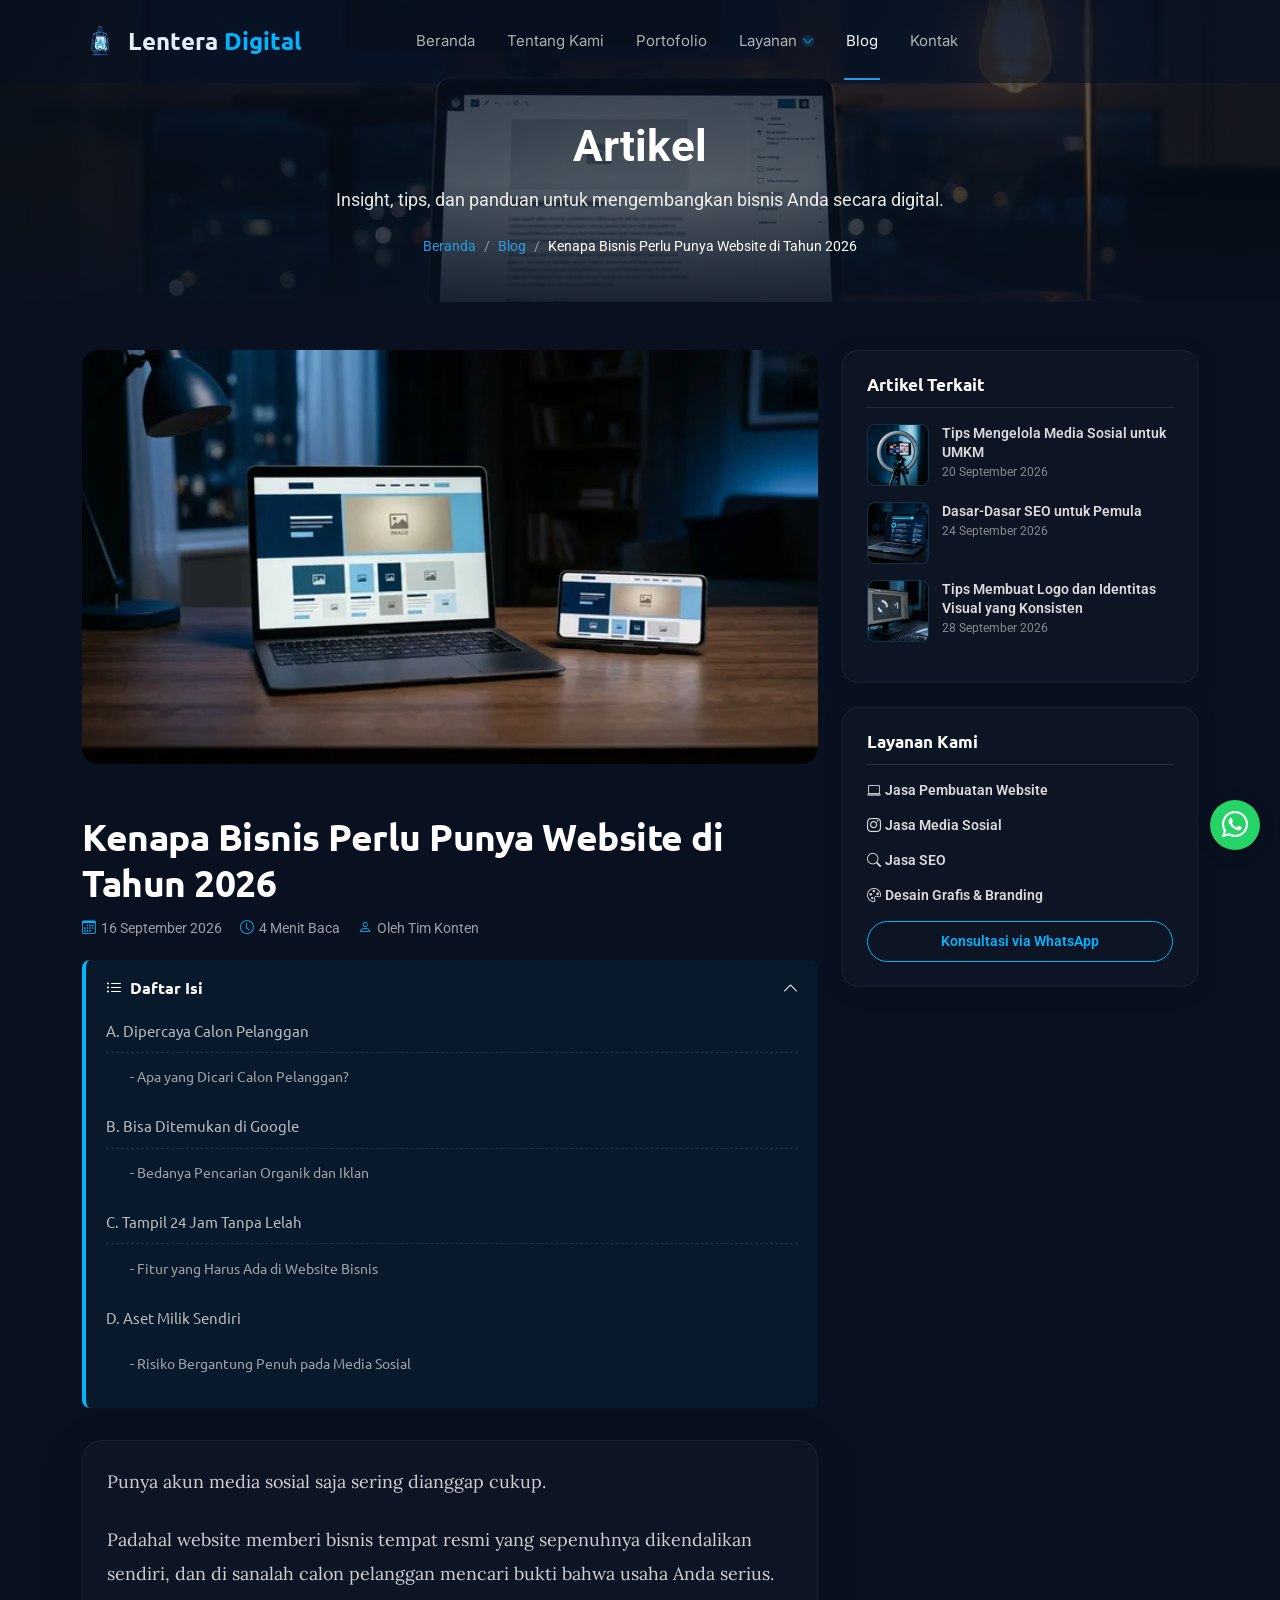
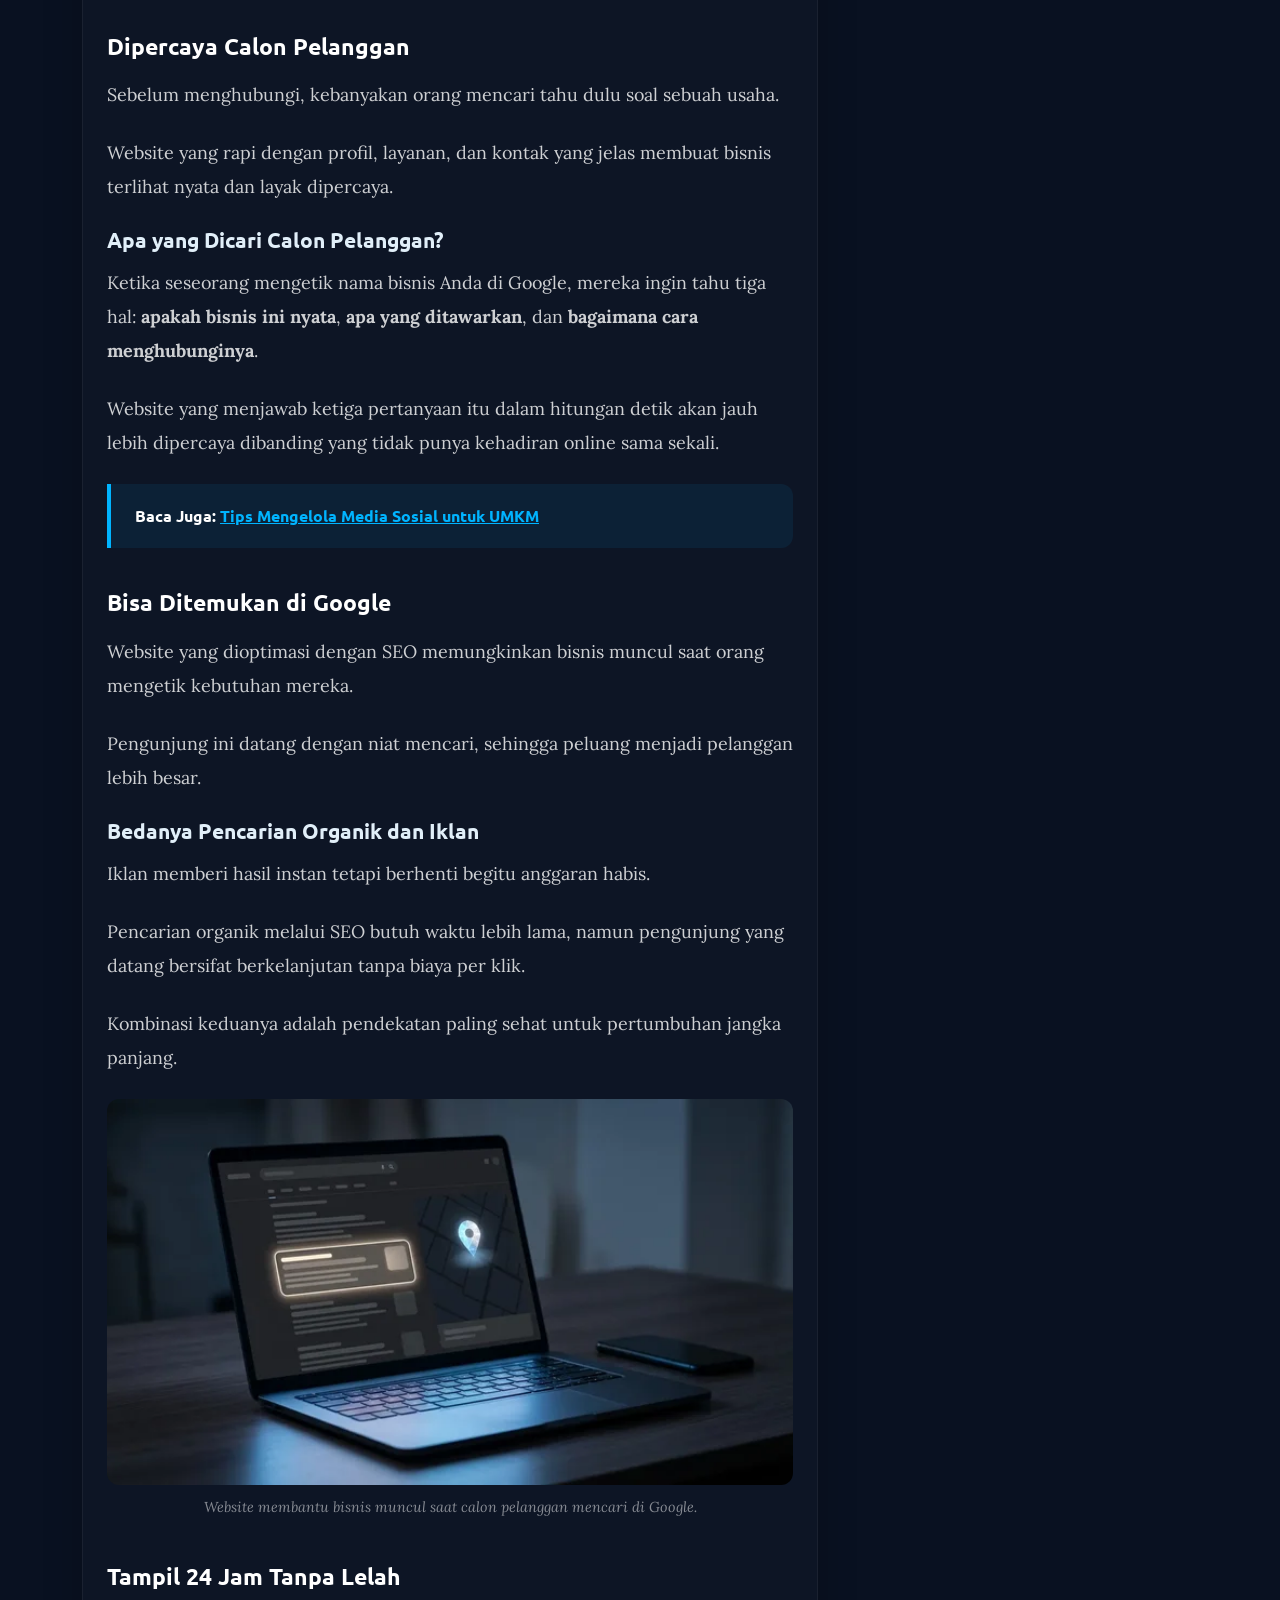
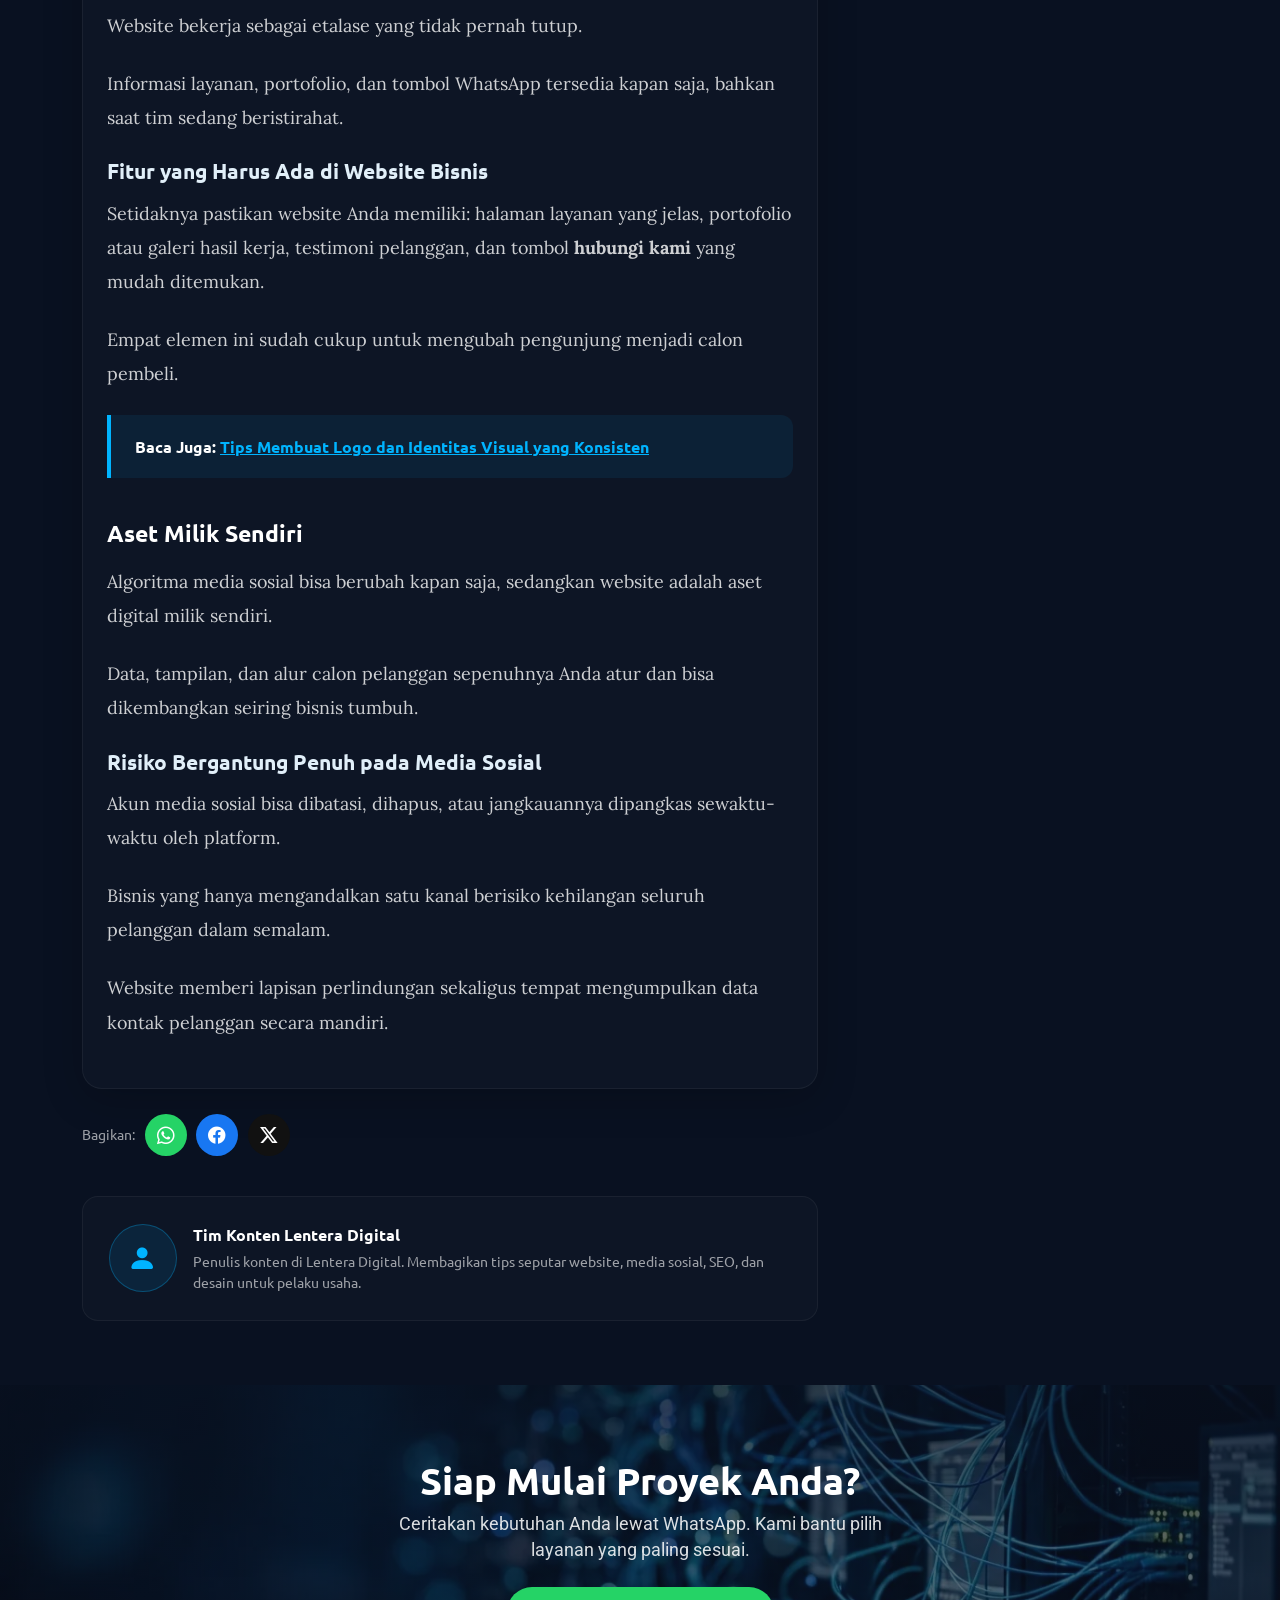
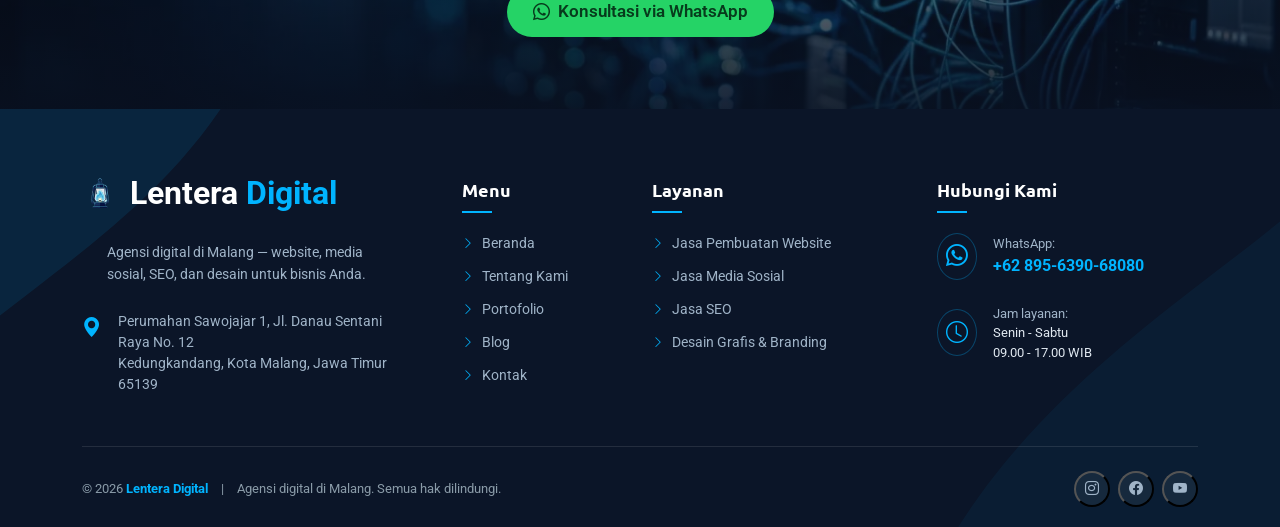
<file: blog/kenapa-bisnis-perlu-website.html>
<!DOCTYPE html>

<html lang="id">
<head>
<meta charset="utf-8"/>
<link href="../assets/img/favicon-32.png" rel="icon" sizes="32x32" type="image/png"/>
<link href="../assets/img/apple-touch-icon.png" rel="apple-touch-icon" sizes="180x180"/>
<meta content="width=device-width, initial-scale=1.0" name="viewport"/>
<title>Kenapa Bisnis Perlu Punya Website di Tahun 2026 | Lentera Digital</title>
<meta content="Media sosial saja belum cukup. Ini empat alasan bisnis perlu punya website sendiri: kepercayaan, mudah ditemukan, tampil 24 jam, dan aset milik sendiri." name="description"/>
<meta content="kenapa bisnis perlu website, manfaat website untuk bisnis, website umkm" name="keywords"/>
<meta content="Lentera Digital" name="author"/>
<meta content="index, follow, max-image-preview:large, max-snippet:-1" name="robots"/>
<meta content="#091121" name="theme-color"/>
<link href="https://www.lenteradigital.id/blog/kenapa-bisnis-perlu-website.html" rel="canonical"/>
<meta content="ID-JI" name="geo.region"/>
<meta content="Malang" name="geo.placename"/>
<meta content="id_ID" property="og:locale"/>
<meta content="article" property="og:type"/>
<meta content="Lentera Digital" property="og:site_name"/>
<meta content="Kenapa Bisnis Perlu Punya Website di Tahun 2026 | Lentera Digital" property="og:title"/>
<meta content="Media sosial saja belum cukup. Ini empat alasan bisnis perlu punya website sendiri: kepercayaan, mudah ditemukan, tampil 24 jam, dan aset milik sendiri." property="og:description"/>
<meta content="https://www.lenteradigital.id/blog/kenapa-bisnis-perlu-website.html" property="og:url"/>
<meta content="https://www.lenteradigital.id/assets/img/og-default.jpg" property="og:image"/>
<meta content="summary_large_image" name="twitter:card"/>
<meta content="Kenapa Bisnis Perlu Punya Website di Tahun 2026 | Lentera Digital" name="twitter:title"/>
<meta content="Media sosial saja belum cukup. Ini empat alasan bisnis perlu punya website sendiri: kepercayaan, mudah ditemukan, tampil 24 jam, dan aset milik sendiri." name="twitter:description"/>
<meta content="https://www.lenteradigital.id/assets/img/og-default.jpg" name="twitter:image"/>
<link href="https://fonts.googleapis.com" rel="preconnect"/>
<link crossorigin="" href="https://fonts.gstatic.com" rel="preconnect"/>
<link as="style" href="https://fonts.googleapis.com/css2?family=Roboto:wght@400;500;700&amp;family=Inter:wght@400;500;600&amp;family=Ubuntu:wght@400;500;700&amp;family=Lora:ital,wght@0,400;0,600;1,400&amp;display=swap" onload="this.onload=null;this.rel='stylesheet'" rel="preload"/><noscript><link href="https://fonts.googleapis.com/css2?family=Roboto:wght@400;500;700&amp;family=Inter:wght@400;500;600&amp;family=Ubuntu:wght@400;500;700&amp;family=Lora:ital,wght@0,400;0,600;1,400&amp;display=swap" rel="stylesheet"/></noscript>
<link href="../assets/vendor/bootstrap/css/bootstrap.min.css" rel="stylesheet"/>
<link href="../assets/vendor/bootstrap-icons/bootstrap-icons.min.css" rel="stylesheet"/>
<link href="../assets/css/main.min.css" rel="stylesheet"/>
<link href="../assets/css/custom.min.css" rel="stylesheet"/>
<link href="../assets/css/artikel.css" rel="stylesheet"/>
<script type="application/ld+json">{"@context": "https://schema.org", "@graph": [{"@type": ["Organization", "ProfessionalService"], "@id": "https://www.lenteradigital.id/#org", "name": "Lentera Digital", "url": "https://www.lenteradigital.id/", "logo": {"@type": "ImageObject", "url": "https://www.lenteradigital.id/assets/img/logo.webp", "width": 512, "height": 512}, "image": "https://www.lenteradigital.id/assets/img/og-default.jpg", "telephone": "+62 895-6390-68080", "priceRange": "$$", "description": "Agensi digital di Malang: jasa pembuatan website, media sosial, SEO, serta desain grafis dan branding.", "address": {"@type": "PostalAddress", "streetAddress": "Perumahan Sawojajar 1, Jl. Danau Sentani Raya No. 12", "addressLocality": "Kota Malang", "addressRegion": "Jawa Timur", "postalCode": "65139", "addressCountry": "ID"}, "areaServed": [{"@type": "City", "name": "Malang"}, {"@type": "Country", "name": "Indonesia"}], "openingHoursSpecification": [{"@type": "OpeningHoursSpecification", "dayOfWeek": ["Monday", "Tuesday", "Wednesday", "Thursday", "Friday", "Saturday"], "opens": "09:00", "closes": "17:00"}], "contactPoint": {"@type": "ContactPoint", "telephone": "+62 895-6390-68080", "contactType": "customer service", "availableLanguage": "Indonesian"}}, {"@type": "WebSite", "@id": "https://www.lenteradigital.id/#website", "url": "https://www.lenteradigital.id/", "name": "Lentera Digital", "inLanguage": "id-ID", "publisher": {"@id": "https://www.lenteradigital.id/#org"}}, {"@type": "BreadcrumbList", "itemListElement": [{"@type": "ListItem", "position": 1, "name": "Beranda", "item": "https://www.lenteradigital.id/"}, {"@type": "ListItem", "position": 2, "name": "Blog", "item": "https://www.lenteradigital.id/blog.html"}, {"@type": "ListItem", "position": 3, "name": "Kenapa Bisnis Perlu Punya Website di Tahun 2026", "item": "https://www.lenteradigital.id/blog/kenapa-bisnis-perlu-website.html"}]}, {"@type": "BlogPosting", "@id": "https://www.lenteradigital.id/blog/kenapa-bisnis-perlu-website.html#article", "mainEntityOfPage": "https://www.lenteradigital.id/blog/kenapa-bisnis-perlu-website.html", "headline": "Kenapa Bisnis Perlu Punya Website di Tahun 2026", "description": "Media sosial saja belum cukup. Ini empat alasan bisnis perlu punya website sendiri: kepercayaan, mudah ditemukan, tampil 24 jam, dan aset milik sendiri.", "image": ["https://www.lenteradigital.id/assets/img/artikel/artikel-kenapa-bisnis-perlu-website.webp", "https://www.lenteradigital.id/assets/img/artikel/artikel-kenapa-bisnis-perlu-website-2.webp"], "datePublished": "2026-09-16", "dateModified": "2026-10-01", "inLanguage": "id-ID", "author": {"@type": "Organization", "name": "Lentera Digital (Tim Konten)", "url": "https://www.lenteradigital.id/"}, "publisher": {"@id": "https://www.lenteradigital.id/#org"}, "keywords": "kenapa bisnis perlu website, manfaat website untuk bisnis, website umkm"}]}</script>
<meta content="1200" property="og:image:width"/>
<meta content="630" property="og:image:height"/>
<meta content="Ilustrasi ruang kerja agensi digital" property="og:image:alt"/>
</head>
<body class="inner-page article-page" data-wa="62895639068080">
<header class="header d-flex align-items-center fixed-top" id="header">
<div class="container position-relative d-flex align-items-center">
<a aria-label="Lentera Digital - Beranda" class="logo d-flex align-items-center" href="../index.html">
<img alt="Lentera Digital" height="38" src="../assets/img/logo-128.webp" width="38"/>
<span class="sitename">Lentera <span class="accent">Digital</span></span>
</a>
<nav aria-label="Menu utama" class="navmenu mx-auto" id="navmenu">
<ul>
<li><a class="" href="../index.html">Beranda</a></li>
<li><a href="../tentang-kami.html">Tentang Kami</a></li>
<li><a href="../portofolio.html">Portofolio</a></li>
<li class="dropdown"><a href="../layanan.html"><span>Layanan</span> <i class="bi bi-chevron-down toggle-dropdown"></i></a><ul><li><a href="../layanan/website.html">Jasa Pembuatan Website</a></li><li><a href="../layanan/media-sosial.html">Jasa Media Sosial</a></li><li><a href="../layanan/seo.html">Jasa SEO</a></li><li><a href="../layanan/desain-grafis.html">Desain Grafis &amp; Branding</a></li></ul></li>
<li><a class="active" href="../blog.html">Blog</a></li>
<li><a href="../kontak.html">Kontak</a></li>
</ul>
<button aria-expanded="false" aria-label="Buka menu" class="mobile-nav-toggle d-xl-none bi bi-list" role="button" style="background:none;border:none;padding:0;" type="button"></button>
</nav>
</div>
</header>
<main class="main">
<section class="page-hero" style="background-image:url('../assets/img/hero/hero-blog.webp')">
<div class="container">
<p class="page-hero-title fw-bold">Artikel</p>
<p>Insight, tips, dan panduan untuk mengembangkan bisnis Anda secara digital.</p>
<nav aria-label="Breadcrumb"><ol><li><a href="../index.html">Beranda</a></li><li><a class="active" href="../blog.html">Blog</a></li><li aria-current="page">Kenapa Bisnis Perlu Punya Website di Tahun 2026</li></ol></nav>
</div>
</section>
<section class="article-area">
<div class="container"><div class="row g-4">
<div class="col-lg-8 article-wrapper">
<img alt="Ilustrasi website bisnis di laptop dan ponsel" class="article-cover" decoding="async" fetchpriority="high" height="768" loading="lazy" sizes="(max-width: 768px) 100vw, 360px" src="../assets/img/artikel/artikel-kenapa-bisnis-perlu-website.webp" srcset="../assets/img/artikel/artikel-kenapa-bisnis-perlu-website-640.webp 640w, ../assets/img/artikel/artikel-kenapa-bisnis-perlu-website.webp 1376w" width="1376"/>
<h1 class="article-title">Kenapa Bisnis Perlu Punya Website di Tahun 2026</h1>
<div class="article-meta"><span><i class="bi bi-calendar3"></i><time datetime="2026-09-16">16 September 2026</time></span><span><i class="bi bi-clock"></i>4 Menit Baca</span><span><i class="bi bi-person"></i>Oleh Tim Konten</span></div>
<details class="toc-box" open=""><summary><span><i class="bi bi-list-ul me-2"></i>Daftar Isi</span><i class="bi bi-chevron-down"></i></summary><ul class="toc-list" style="list-style-type: none; padding-left: 0;"><li style="margin-bottom: 8px;"><a href="#s1">A. Dipercaya Calon Pelanggan</a><ul style="padding-left: 1.5rem; list-style-type: none; margin-top: 4px; margin-bottom: 8px;"><li style="margin-bottom: 4px;"><a href="#s1-sub1" style="font-size: 0.9em; opacity: 0.85;">- Apa yang Dicari Calon Pelanggan?</a></li></ul></li><li style="margin-bottom: 8px;"><a href="#s2">B. Bisa Ditemukan di Google</a><ul style="padding-left: 1.5rem; list-style-type: none; margin-top: 4px; margin-bottom: 8px;"><li style="margin-bottom: 4px;"><a href="#s2-sub1" style="font-size: 0.9em; opacity: 0.85;">- Bedanya Pencarian Organik dan Iklan</a></li></ul></li><li style="margin-bottom: 8px;"><a href="#s3">C. Tampil 24 Jam Tanpa Lelah</a><ul style="padding-left: 1.5rem; list-style-type: none; margin-top: 4px; margin-bottom: 8px;"><li style="margin-bottom: 4px;"><a href="#s3-sub1" style="font-size: 0.9em; opacity: 0.85;">- Fitur yang Harus Ada di Website Bisnis</a></li></ul></li><li style="margin-bottom: 8px;"><a href="#s4">D. Aset Milik Sendiri</a><ul style="padding-left: 1.5rem; list-style-type: none; margin-top: 4px; margin-bottom: 8px;"><li style="margin-bottom: 4px;"><a href="#s4-sub1" style="font-size: 0.9em; opacity: 0.85;">- Risiko Bergantung Penuh pada Media Sosial</a></li></ul></li></ul></details>
<article class="article-content">
<p>Punya akun media sosial saja sering dianggap cukup.</p>
<p>Padahal website memberi bisnis tempat resmi yang sepenuhnya dikendalikan sendiri, dan di sanalah calon pelanggan mencari bukti bahwa usaha Anda serius.</p>
<h2 id="s1">Dipercaya Calon Pelanggan</h2>
<p>Sebelum menghubungi, kebanyakan orang mencari tahu dulu soal sebuah usaha.</p>
<p>Website yang rapi dengan profil, layanan, dan kontak yang jelas membuat bisnis terlihat nyata dan layak dipercaya.</p>
<h3 id="s1-sub1" style="font-size: 1.3rem; margin-top: 1.5rem; margin-bottom: 0.8rem; font-weight: 700;">Apa yang Dicari Calon Pelanggan?</h3>
<p>Ketika seseorang mengetik nama bisnis Anda di Google, mereka ingin tahu tiga hal: <strong>apakah bisnis ini nyata</strong>, <strong>apa yang ditawarkan</strong>, dan <strong>bagaimana cara menghubunginya</strong>.</p>
<p>Website yang menjawab ketiga pertanyaan itu dalam hitungan detik akan jauh lebih dipercaya dibanding yang tidak punya kehadiran online sama sekali.</p>
<div class="price-box"><strong>Baca Juga:</strong> <a href="tips-media-sosial-umkm.html">Tips Mengelola Media Sosial untuk UMKM</a></div>
<h2 id="s2">Bisa Ditemukan di Google</h2>
<p>Website yang dioptimasi dengan SEO memungkinkan bisnis muncul saat orang mengetik kebutuhan mereka.</p>
<p>Pengunjung ini datang dengan niat mencari, sehingga peluang menjadi pelanggan lebih besar.</p>
<h3 id="s2-sub1" style="font-size: 1.3rem; margin-top: 1.5rem; margin-bottom: 0.8rem; font-weight: 700;">Bedanya Pencarian Organik dan Iklan</h3>
<p>Iklan memberi hasil instan tetapi berhenti begitu anggaran habis.</p>
<p>Pencarian organik melalui SEO butuh waktu lebih lama, namun pengunjung yang datang bersifat berkelanjutan tanpa biaya per klik.</p>
<p>Kombinasi keduanya adalah pendekatan paling sehat untuk pertumbuhan jangka panjang.</p>
<figure><img alt="Ilustrasi bisnis muncul di hasil pencarian Google" height="768" loading="lazy" sizes="(max-width: 768px) 100vw, 360px" src="../assets/img/artikel/artikel-kenapa-bisnis-perlu-website-2.webp" srcset="../assets/img/artikel/artikel-kenapa-bisnis-perlu-website-2-640.webp 640w, ../assets/img/artikel/artikel-kenapa-bisnis-perlu-website-2.webp 1376w" width="1376"/><figcaption>Website membantu bisnis muncul saat calon pelanggan mencari di Google.</figcaption></figure>
<h2 id="s3">Tampil 24 Jam Tanpa Lelah</h2>
<p>Website bekerja sebagai etalase yang tidak pernah tutup.</p>
<p>Informasi layanan, portofolio, dan tombol WhatsApp tersedia kapan saja, bahkan saat tim sedang beristirahat.</p>
<h3 id="s3-sub1" style="font-size: 1.3rem; margin-top: 1.5rem; margin-bottom: 0.8rem; font-weight: 700;">Fitur yang Harus Ada di Website Bisnis</h3>
<p>Setidaknya pastikan website Anda memiliki: halaman layanan yang jelas, portofolio atau galeri hasil kerja, testimoni pelanggan, dan tombol <strong>hubungi kami</strong> yang mudah ditemukan.</p>
<p>Empat elemen ini sudah cukup untuk mengubah pengunjung menjadi calon pembeli.</p>
<div class="price-box"><strong>Baca Juga:</strong> <a href="tips-membuat-logo-identitas-visual.html">Tips Membuat Logo dan Identitas Visual yang Konsisten</a></div>
<h2 id="s4">Aset Milik Sendiri</h2>
<p>Algoritma media sosial bisa berubah kapan saja, sedangkan website adalah aset digital milik sendiri.</p>
<p>Data, tampilan, dan alur calon pelanggan sepenuhnya Anda atur dan bisa dikembangkan seiring bisnis tumbuh.</p>
<h3 id="s4-sub1" style="font-size: 1.3rem; margin-top: 1.5rem; margin-bottom: 0.8rem; font-weight: 700;">Risiko Bergantung Penuh pada Media Sosial</h3>
<p>Akun media sosial bisa dibatasi, dihapus, atau jangkauannya dipangkas sewaktu-waktu oleh platform.</p>
<p>Bisnis yang hanya mengandalkan satu kanal berisiko kehilangan seluruh pelanggan dalam semalam.</p>
<p>Website memberi lapisan perlindungan sekaligus tempat mengumpulkan data kontak pelanggan secara mandiri.</p>
</article>
<div class="share-row"><span>Bagikan:</span>
<a aria-label="Bagikan ke WhatsApp" class="share-btn" href="https://wa.me/?text=Kenapa%20Bisnis%20Perlu%20Punya%20Website%20di%20Tahun%202026%20https%3A//www.lenteradigital.id/blog/kenapa-bisnis-perlu-website.html" rel="noopener" style="background:#25d366" target="_blank"><i class="bi bi-whatsapp"></i></a>
<a aria-label="Bagikan ke Facebook" class="share-btn" href="https://www.facebook.com/sharer/sharer.php?u=https%3A//www.lenteradigital.id/blog/kenapa-bisnis-perlu-website.html" rel="noopener" style="background:#1877f2" target="_blank"><i class="bi bi-facebook"></i></a>
<a aria-label="Bagikan ke X" class="share-btn" href="https://twitter.com/intent/tweet?url=https%3A//www.lenteradigital.id/blog/kenapa-bisnis-perlu-website.html&amp;text=Kenapa%20Bisnis%20Perlu%20Punya%20Website%20di%20Tahun%202026" rel="noopener" style="background:#111" target="_blank"><i class="bi bi-twitter-x"></i></a>
</div>
<div class="author-box"><div class="avatar"><i class="bi bi-person-fill"></i></div><div><strong>Tim Konten Lentera Digital</strong><p>Penulis konten di Lentera Digital. Membagikan tips seputar website, media sosial, SEO, dan desain untuk pelaku usaha.</p></div></div>
</div>
<aside class="col-lg-4"><div class="sticky-top" style="top:120px; z-index: 900;">
<div class="sidebar-card"><h3>Artikel Terkait</h3><a class="side-item" href="tips-media-sosial-umkm.html"><img alt="" height="768" loading="lazy" sizes="(max-width: 768px) 100vw, 360px" src="../assets/img/artikel/artikel-tips-media-sosial-umkm.webp" srcset="../assets/img/artikel/artikel-tips-media-sosial-umkm-640.webp 640w, ../assets/img/artikel/artikel-tips-media-sosial-umkm.webp 1376w" width="1376"/><span>Tips Mengelola Media Sosial untuk UMKM<small>20 September 2026</small></span></a><a class="side-item" href="dasar-dasar-seo-pemula.html"><img alt="" height="768" loading="lazy" sizes="(max-width: 768px) 100vw, 360px" src="../assets/img/artikel/artikel-dasar-seo-pemula.webp" srcset="../assets/img/artikel/artikel-dasar-seo-pemula-640.webp 640w, ../assets/img/artikel/artikel-dasar-seo-pemula.webp 1376w" width="1376"/><span>Dasar-Dasar SEO untuk Pemula<small>24 September 2026</small></span></a><a class="side-item" href="tips-membuat-logo-identitas-visual.html"><img alt="" height="768" loading="lazy" sizes="(max-width: 768px) 100vw, 360px" src="../assets/img/artikel/artikel-tips-membuat-logo.webp" srcset="../assets/img/artikel/artikel-tips-membuat-logo-640.webp 640w, ../assets/img/artikel/artikel-tips-membuat-logo.webp 1376w" width="1376"/><span>Tips Membuat Logo dan Identitas Visual yang Konsisten<small>28 September 2026</small></span></a></div>
<div class="sidebar-card"><h3>Layanan Kami</h3><a class="side-item" href="../layanan/website.html"><span><i class="bi bi-laptop me-1"></i>Jasa Pembuatan Website</span></a><a class="side-item" href="../layanan/media-sosial.html"><span><i class="bi bi-instagram me-1"></i>Jasa Media Sosial</span></a><a class="side-item" href="../layanan/seo.html"><span><i class="bi bi-search me-1"></i>Jasa SEO</span></a><a class="side-item" href="../layanan/desain-grafis.html"><span><i class="bi bi-palette me-1"></i>Desain Grafis &amp; Branding</span></a><a class="btn-side mt-2" href="https://wa.me/62895639068080?text=Halo%2C%20saya%20baru%20membaca%20artikel%20%22Kenapa%20Bisnis%20Perlu%20Punya%20Website%20di%20Tahun%202026%22%20dan%20ingin%20konsultasi." rel="noopener" target="_blank">Konsultasi via WhatsApp</a></div>
</div></aside>
</div></div>
</section>
<section class="cta-img section" data-bg="../assets/img/cta-background.webp" style="background-color: #0b1528;">
<div class="container">
<h2>Siap Mulai Proyek Anda?</h2>
<p>Ceritakan kebutuhan Anda lewat WhatsApp. Kami bantu pilih layanan yang paling sesuai.</p>
<a class="btn-wa" href="https://wa.me/62895639068080?text=Halo%2C%20saya%20ingin%20konsultasi%20tentang%20layanan%20Lentera%20Digital." rel="noopener" target="_blank"><i class="bi bi-whatsapp"></i> Konsultasi via WhatsApp</a>
</div>
</section>
</main>
<footer class="fs-m footer" id="footer" style="background-color: #0b1528; color: #b0c4de; position: relative; overflow: hidden; padding: 60px 0 20px; font-size: 14px;">
<!-- Wave decorations -->
<svg style="position: absolute; top: -50px; left: -50px; width: 300px; height: 300px; opacity: 0.1; pointer-events: none;" viewbox="0 0 200 200" xmlns="http://www.w3.org/2000/svg">
<path d="M0,0 L200,0 C150,100 50,150 0,200 Z" fill="#00b4ff"></path>
</svg>
<svg style="position: absolute; bottom: -50px; right: -50px; width: 400px; height: 400px; opacity: 0.05; pointer-events: none;" viewbox="0 0 200 200" xmlns="http://www.w3.org/2000/svg">
<path d="M200,200 L0,200 C50,100 150,50 200,0 Z" fill="#00b4ff"></path>
</svg>
<div class="container" style="position: relative; z-index: 1;">
<div class="row gy-4 mb-5">
<!-- Col 1 -->
<div class="col-lg-4 col-md-12 pe-lg-5">
<a class="d-flex align-items-center mb-4" href="../index.html" style="text-decoration: none;"><img alt="Lentera Digital" height="36" src="../assets/img/logo-128.webp" style="max-height:46px;width:auto;margin-right:12px;" width="36"/><span style="font-size: 32px; font-weight: 700; color: #fff;">Lentera <span style="color: #00b4ff;">Digital</span></span>
</a>
<p style="color: #a0b4c8; line-height: 1.6; margin-bottom: 25px; padding-left: 25px;">Agensi digital di Malang — website, media sosial, SEO, dan desain untuk bisnis Anda.</p>
<div class="d-flex align-items-start gap-3">
<i class="bi bi-geo-alt-fill" style="color: #00b4ff; font-size: 20px; margin-top: 2px;"></i>
<p style="color: #a0b4c8; line-height: 1.5; margin: 0;">Perumahan Sawojajar 1, Jl. Danau Sentani Raya No. 12<br/>Kedungkandang, Kota Malang, Jawa Timur 65139</p>
</div>
</div>
<!-- Col 2 -->
<div class="col-lg-2 col-md-4" style="padding-top:10px;">
<h2 class="h4" style="color: #fff; font-size: 18px; font-weight: 600; margin-bottom: 20px; position: relative; padding-bottom: 12px;">Menu
            <span style="position: absolute; left: 0; bottom: 0; width: 30px; height: 2px; background: #00b4ff;"></span>
</h2>
<ul class="footer-links-list" style="list-style: none; padding: 0; margin: 0;">
<li style="margin-bottom: 12px;"><a href="../index.html" style="color: #a0b4c8; text-decoration: none; display: flex; align-items: center; gap: 8px; transition: color 0.3s;"><i class="fs-m bi bi-chevron-right" style="color: #00b4ff; font-size: 12px;"></i> Beranda</a></li>
<li style="margin-bottom: 12px;"><a href="../tentang-kami.html" style="color: #a0b4c8; text-decoration: none; display: flex; align-items: center; gap: 8px; transition: color 0.3s;"><i class="fs-m bi bi-chevron-right" style="color: #00b4ff; font-size: 12px;"></i> Tentang Kami</a></li>
<li style="margin-bottom: 12px;"><a href="../portofolio.html" style="color: #a0b4c8; text-decoration: none; display: flex; align-items: center; gap: 8px; transition: color 0.3s;"><i class="fs-m bi bi-chevron-right" style="color: #00b4ff; font-size: 12px;"></i> Portofolio</a></li>
<li style="margin-bottom: 12px;"><a href="../blog.html" style="color: #a0b4c8; text-decoration: none; display: flex; align-items: center; gap: 8px; transition: color 0.3s;"><i class="fs-m bi bi-chevron-right" style="color: #00b4ff; font-size: 12px;"></i> Blog</a></li>
<li style="margin-bottom: 12px;"><a href="../kontak.html" style="color: #a0b4c8; text-decoration: none; display: flex; align-items: center; gap: 8px; transition: color 0.3s;"><i class="fs-m bi bi-chevron-right" style="color: #00b4ff; font-size: 12px;"></i> Kontak</a></li>
</ul>
</div>
<!-- Col 3 -->
<div class="col-lg-3 col-md-4" style="padding-top:10px;">
<h2 class="h4" style="color: #fff; font-size: 18px; font-weight: 600; margin-bottom: 20px; position: relative; padding-bottom: 12px;">Layanan
            <span style="position: absolute; left: 0; bottom: 0; width: 30px; height: 2px; background: #00b4ff;"></span>
</h2>
<ul class="footer-links-list" style="list-style: none; padding: 0; margin: 0;">
<li style="margin-bottom: 12px;"><a href="../layanan/website.html" style="color: #a0b4c8; text-decoration: none; display: flex; align-items: center; gap: 8px; transition: color 0.3s;"><i class="fs-m bi bi-chevron-right" style="color: #00b4ff; font-size: 12px;"></i> Jasa Pembuatan Website</a></li>
<li style="margin-bottom: 12px;"><a href="../layanan/media-sosial.html" style="color: #a0b4c8; text-decoration: none; display: flex; align-items: center; gap: 8px; transition: color 0.3s;"><i class="fs-m bi bi-chevron-right" style="color: #00b4ff; font-size: 12px;"></i> Jasa Media Sosial</a></li>
<li style="margin-bottom: 12px;"><a href="../layanan/seo.html" style="color: #a0b4c8; text-decoration: none; display: flex; align-items: center; gap: 8px; transition: color 0.3s;"><i class="fs-m bi bi-chevron-right" style="color: #00b4ff; font-size: 12px;"></i> Jasa SEO</a></li>
<li style="margin-bottom: 12px;"><a href="../layanan/desain-grafis.html" style="color: #a0b4c8; text-decoration: none; display: flex; align-items: center; gap: 8px; transition: color 0.3s;"><i class="fs-m bi bi-chevron-right" style="color: #00b4ff; font-size: 12px;"></i> Desain Grafis &amp; Branding</a></li>
</ul>
</div>
<!-- Col 4 -->
<div class="col-lg-3 col-md-4" style="padding-top:10px;">
<h2 class="h4" style="color: #fff; font-size: 18px; font-weight: 600; margin-bottom: 20px; position: relative; padding-bottom: 12px;">Hubungi Kami
            <span style="position: absolute; left: 0; bottom: 0; width: 30px; height: 2px; background: #00b4ff;"></span>
</h2>
<div class="d-flex align-items-center gap-3 mb-4">
<i class="bi bi-whatsapp" style="color: #00b4ff; font-size: 22px; border: 1px solid rgba(0,180,255,0.3); border-radius: 50%; padding: 6px 8px;"></i>
<div>
<p class="fs-m" style="color: #a0b4c8; margin: 0; font-size: 13px;">WhatsApp:</p>
<a href="https://wa.me/62895639068080" class="fs-m" style="color: #00b4ff; font-weight: 700; text-decoration: none; font-size: 16px; display: inline-block; white-space: nowrap;">+62 895-6390-68080</a>
</div>
</div>
<div class="d-flex align-items-center gap-3">
<i class="bi bi-clock" style="color: #00b4ff; font-size: 22px; border: 1px solid rgba(0,180,255,0.3); border-radius: 50%; padding: 6px 8px;"></i>
<div>
<p class="fs-m" style="color: #a0b4c8; margin: 0; font-size: 13px;">Jam layanan:</p>
<p class="fs-m" style="color: #e0e8f0; margin: 0; font-size: 13px;">Senin - Sabtu<br/>09.00 - 17.00 WIB</p>
</div>
</div>
</div>
</div>
<div class="d-flex flex-column flex-md-row justify-content-between align-items-center pt-4" style="border-top: 1px solid rgba(255,255,255,0.1);">
<p class="fs-m" style="color: #8a9ba8; margin: 0; font-size: 13px;">© 2026 <strong style="color:#00b4ff;">Lentera Digital</strong> <span style="margin:0 10px;">|</span> Agensi digital di Malang. Semua hak dilindungi.</p>
<div class="d-flex gap-2 mt-3 mt-md-0">
<button aria-label="Social Link" style="width: 36px; height: 36px; background: rgba(255,255,255,0.05); border-radius: 50%; display: flex; justify-content: center; align-items: center; color: #a0b4c8; text-decoration: none; transition: background 0.3s;" type="button"><i class="bi bi-instagram"></i></button>
<button aria-label="Social Link" style="width: 36px; height: 36px; background: rgba(255,255,255,0.05); border-radius: 50%; display: flex; justify-content: center; align-items: center; color: #a0b4c8; text-decoration: none; transition: background 0.3s;" type="button"><i class="bi bi-facebook"></i></button>
<button aria-label="Social Link" style="width: 36px; height: 36px; background: rgba(255,255,255,0.05); border-radius: 50%; display: flex; justify-content: center; align-items: center; color: #a0b4c8; text-decoration: none; transition: background 0.3s;" type="button"><i class="bi bi-youtube"></i></button>
</div>
</div>
</div>
<style>
      .footer-links-list li a:hover { color: #00b4ff !important; }
      .footer-links-list .bi-chevron-right { transition: transform 0.3s; }
      .footer-links-list li a:hover .bi-chevron-right { transform: translateX(4px); }
    </style>
</footer>
<a aria-label="Chat WhatsApp" class="float-wa" href="https://wa.me/62895639068080?text=Halo%2C%20saya%20ingin%20bertanya%20tentang%20layanan%20Lentera%20Digital." rel="noopener" target="_blank"><i class="bi bi-whatsapp"></i></a>
<button aria-label="Ke atas" class="scroll-top d-flex align-items-center justify-content-center" id="scroll-top" type="button"><i class="bi bi-arrow-up-short"></i></button>
<script src="../assets/js/main.js"></script>
</body>
</html>
</file>
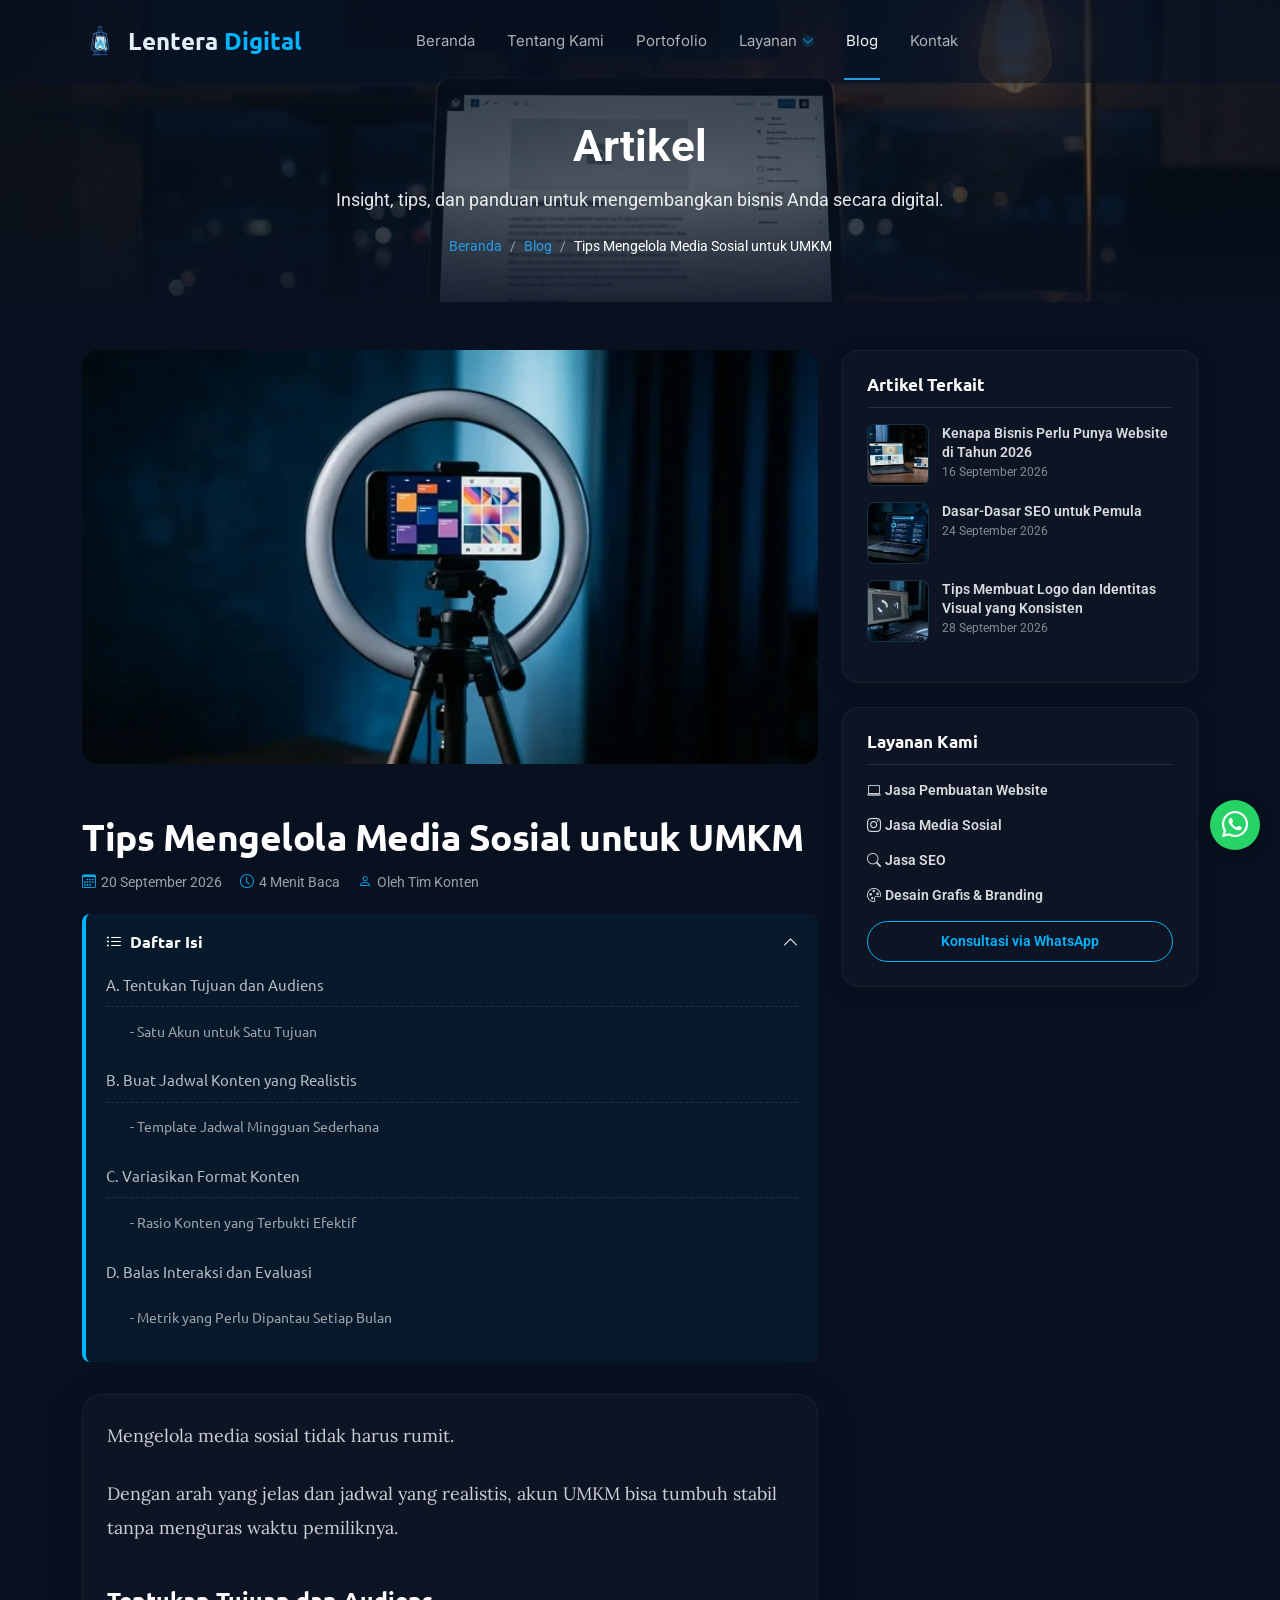
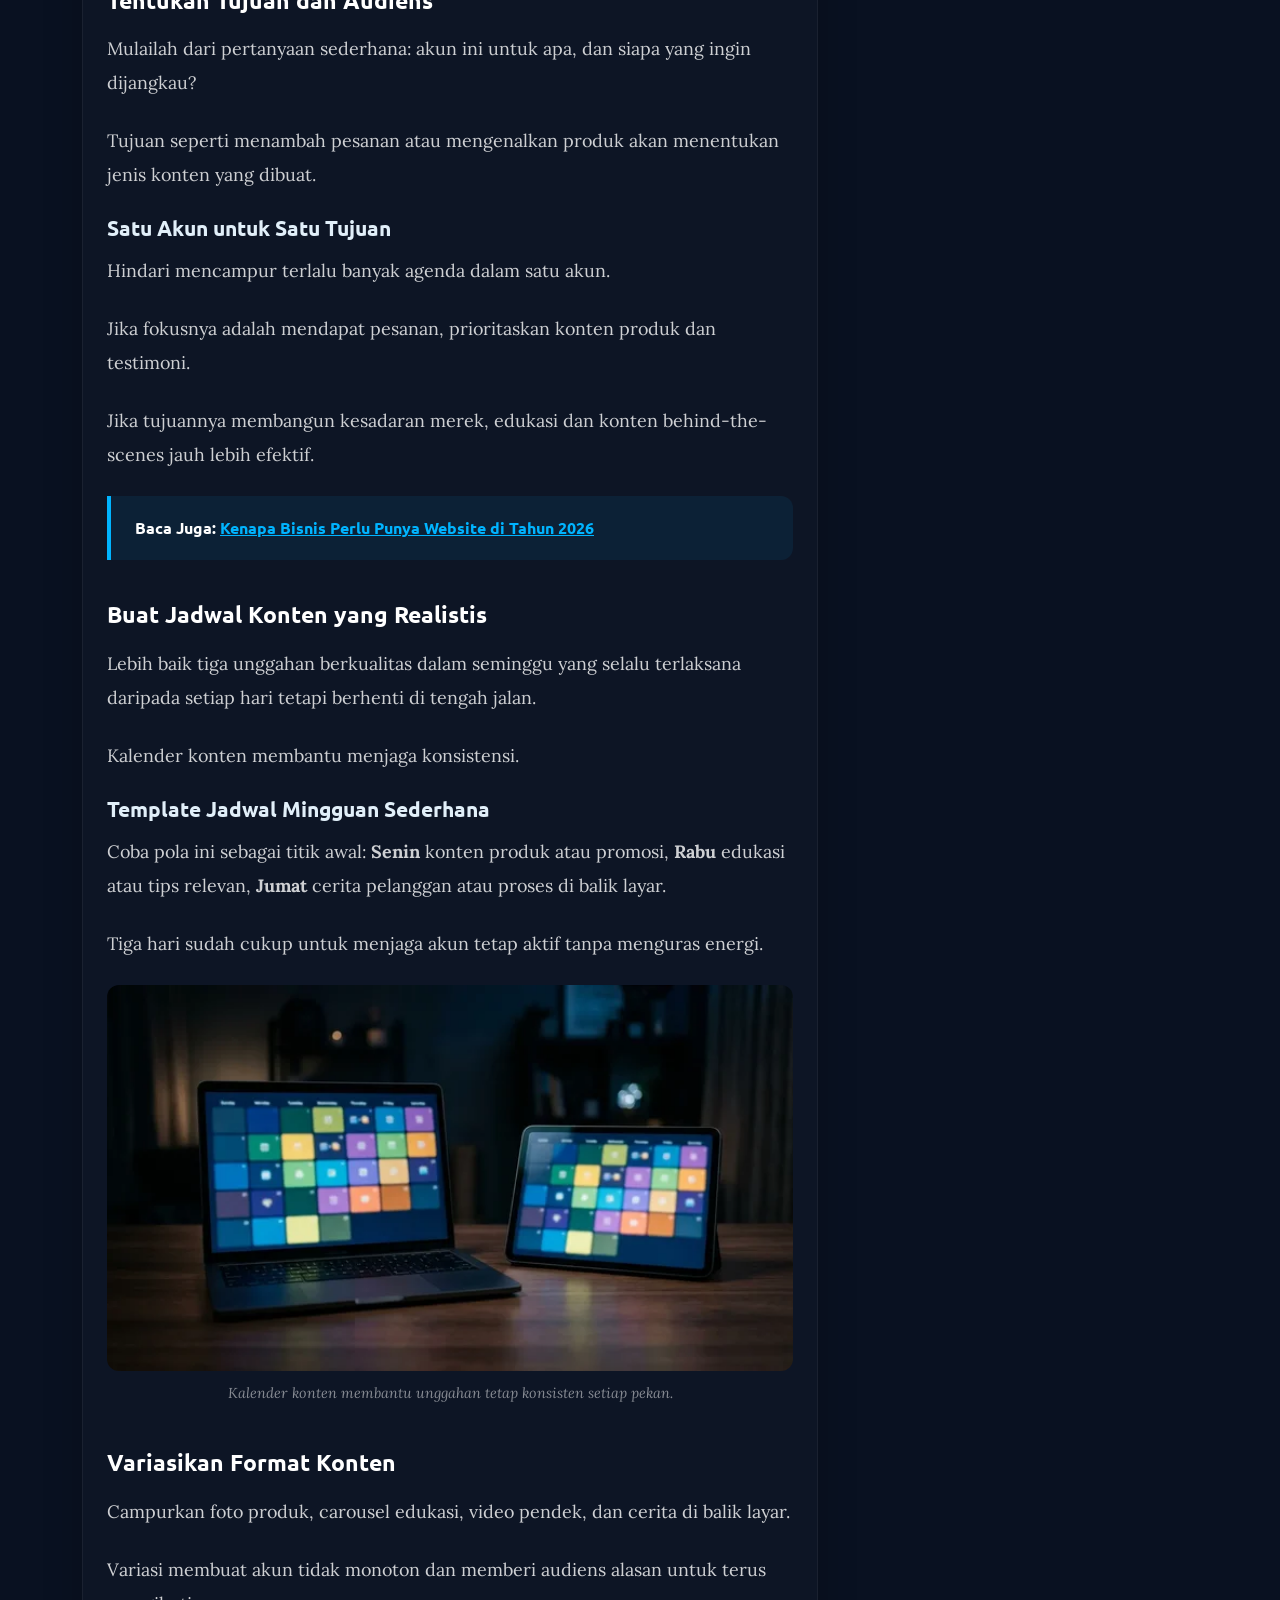
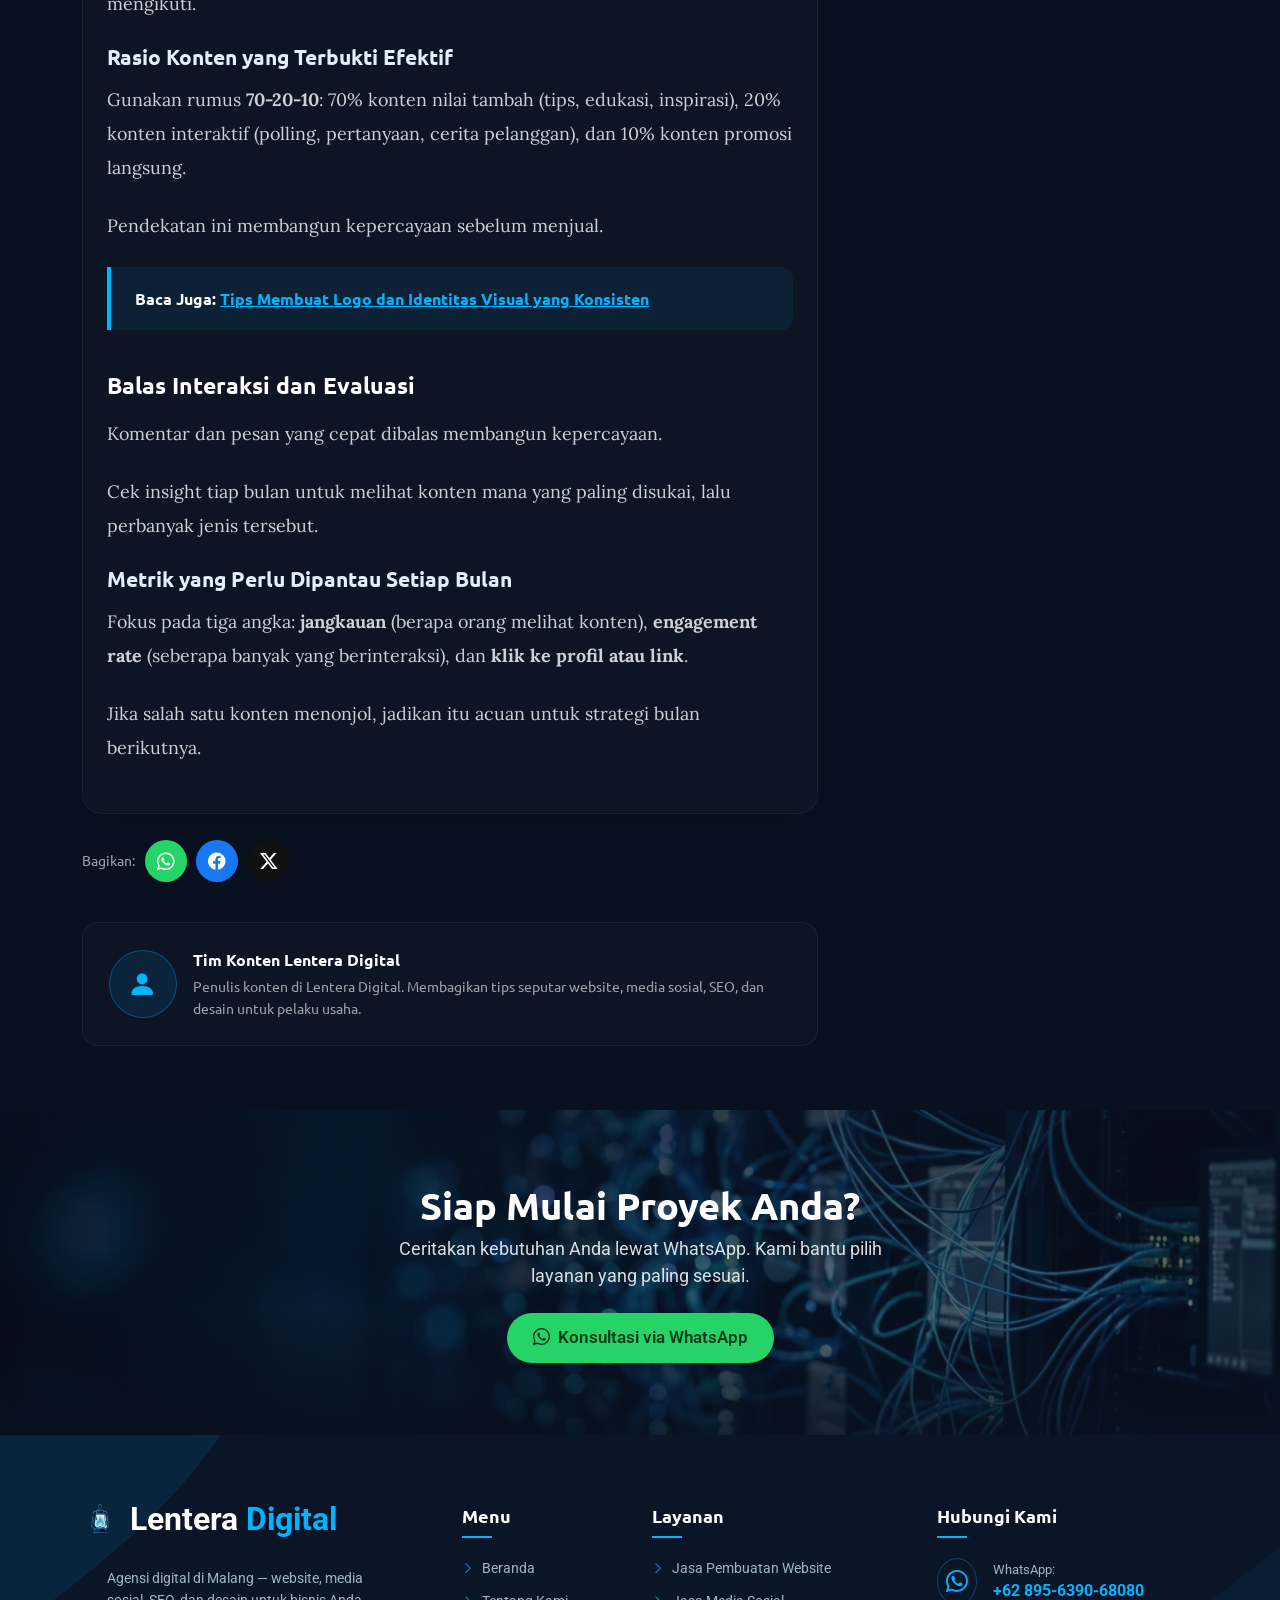
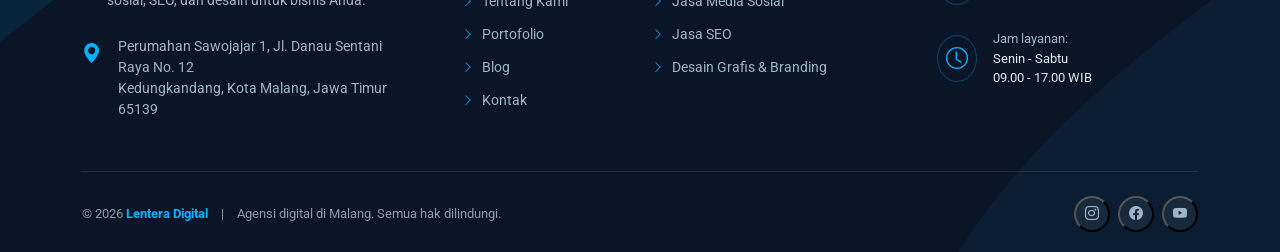
<file: blog/tips-media-sosial-umkm.html>
<!DOCTYPE html>

<html lang="id">
<head>
<meta charset="utf-8"/>
<link href="../assets/img/favicon-32.png" rel="icon" sizes="32x32" type="image/png"/>
<link href="../assets/img/apple-touch-icon.png" rel="apple-touch-icon" sizes="180x180"/>
<meta content="width=device-width, initial-scale=1.0" name="viewport"/>
<title>Tips Mengelola Media Sosial untuk UMKM | Lentera Digital</title>
<meta content="Empat langkah sederhana mengelola media sosial UMKM: tentukan tujuan, buat jadwal realistis, variasikan format, dan evaluasi hasilnya." name="description"/>
<meta content="tips media sosial umkm, cara mengelola instagram bisnis, content planning" name="keywords"/>
<meta content="Lentera Digital" name="author"/>
<meta content="index, follow, max-image-preview:large, max-snippet:-1" name="robots"/>
<meta content="#091121" name="theme-color"/>
<link href="https://www.lenteradigital.id/blog/tips-media-sosial-umkm.html" rel="canonical"/>
<meta content="ID-JI" name="geo.region"/>
<meta content="Malang" name="geo.placename"/>
<meta content="id_ID" property="og:locale"/>
<meta content="article" property="og:type"/>
<meta content="Lentera Digital" property="og:site_name"/>
<meta content="Tips Mengelola Media Sosial untuk UMKM | Lentera Digital" property="og:title"/>
<meta content="Empat langkah sederhana mengelola media sosial UMKM: tentukan tujuan, buat jadwal realistis, variasikan format, dan evaluasi hasilnya." property="og:description"/>
<meta content="https://www.lenteradigital.id/blog/tips-media-sosial-umkm.html" property="og:url"/>
<meta content="https://www.lenteradigital.id/assets/img/og-default.jpg" property="og:image"/>
<meta content="summary_large_image" name="twitter:card"/>
<meta content="Tips Mengelola Media Sosial untuk UMKM | Lentera Digital" name="twitter:title"/>
<meta content="Empat langkah sederhana mengelola media sosial UMKM: tentukan tujuan, buat jadwal realistis, variasikan format, dan evaluasi hasilnya." name="twitter:description"/>
<meta content="https://www.lenteradigital.id/assets/img/og-default.jpg" name="twitter:image"/>
<link href="https://fonts.googleapis.com" rel="preconnect"/>
<link crossorigin="" href="https://fonts.gstatic.com" rel="preconnect"/>
<link as="style" href="https://fonts.googleapis.com/css2?family=Roboto:wght@400;500;700&amp;family=Inter:wght@400;500;600&amp;family=Ubuntu:wght@400;500;700&amp;family=Lora:ital,wght@0,400;0,600;1,400&amp;display=swap" onload="this.onload=null;this.rel='stylesheet'" rel="preload"/><noscript><link href="https://fonts.googleapis.com/css2?family=Roboto:wght@400;500;700&amp;family=Inter:wght@400;500;600&amp;family=Ubuntu:wght@400;500;700&amp;family=Lora:ital,wght@0,400;0,600;1,400&amp;display=swap" rel="stylesheet"/></noscript>
<link href="../assets/vendor/bootstrap/css/bootstrap.min.css" rel="stylesheet"/>
<link href="../assets/vendor/bootstrap-icons/bootstrap-icons.min.css" rel="stylesheet"/>
<link href="../assets/css/main.min.css" rel="stylesheet"/>
<link href="../assets/css/custom.min.css" rel="stylesheet"/>
<link href="../assets/css/artikel.css" rel="stylesheet"/>
<script type="application/ld+json">{"@context": "https://schema.org", "@graph": [{"@type": ["Organization", "ProfessionalService"], "@id": "https://www.lenteradigital.id/#org", "name": "Lentera Digital", "url": "https://www.lenteradigital.id/", "logo": {"@type": "ImageObject", "url": "https://www.lenteradigital.id/assets/img/logo.webp", "width": 512, "height": 512}, "image": "https://www.lenteradigital.id/assets/img/og-default.jpg", "telephone": "+62 895-6390-68080", "priceRange": "$$", "description": "Agensi digital di Malang: jasa pembuatan website, media sosial, SEO, serta desain grafis dan branding.", "address": {"@type": "PostalAddress", "streetAddress": "Perumahan Sawojajar 1, Jl. Danau Sentani Raya No. 12", "addressLocality": "Kota Malang", "addressRegion": "Jawa Timur", "postalCode": "65139", "addressCountry": "ID"}, "areaServed": [{"@type": "City", "name": "Malang"}, {"@type": "Country", "name": "Indonesia"}], "openingHoursSpecification": [{"@type": "OpeningHoursSpecification", "dayOfWeek": ["Monday", "Tuesday", "Wednesday", "Thursday", "Friday", "Saturday"], "opens": "09:00", "closes": "17:00"}], "contactPoint": {"@type": "ContactPoint", "telephone": "+62 895-6390-68080", "contactType": "customer service", "availableLanguage": "Indonesian"}}, {"@type": "WebSite", "@id": "https://www.lenteradigital.id/#website", "url": "https://www.lenteradigital.id/", "name": "Lentera Digital", "inLanguage": "id-ID", "publisher": {"@id": "https://www.lenteradigital.id/#org"}}, {"@type": "BreadcrumbList", "itemListElement": [{"@type": "ListItem", "position": 1, "name": "Beranda", "item": "https://www.lenteradigital.id/"}, {"@type": "ListItem", "position": 2, "name": "Blog", "item": "https://www.lenteradigital.id/blog.html"}, {"@type": "ListItem", "position": 3, "name": "Tips Mengelola Media Sosial untuk UMKM", "item": "https://www.lenteradigital.id/blog/tips-media-sosial-umkm.html"}]}, {"@type": "BlogPosting", "@id": "https://www.lenteradigital.id/blog/tips-media-sosial-umkm.html#article", "mainEntityOfPage": "https://www.lenteradigital.id/blog/tips-media-sosial-umkm.html", "headline": "Tips Mengelola Media Sosial untuk UMKM", "description": "Empat langkah sederhana mengelola media sosial UMKM: tentukan tujuan, buat jadwal realistis, variasikan format, dan evaluasi hasilnya.", "image": ["https://www.lenteradigital.id/assets/img/artikel/artikel-tips-media-sosial-umkm.webp", "https://www.lenteradigital.id/assets/img/artikel/artikel-tips-media-sosial-umkm-2.webp"], "datePublished": "2026-09-20", "dateModified": "2026-10-01", "inLanguage": "id-ID", "author": {"@type": "Organization", "name": "Lentera Digital (Tim Konten)", "url": "https://www.lenteradigital.id/"}, "publisher": {"@id": "https://www.lenteradigital.id/#org"}, "keywords": "tips media sosial umkm, cara mengelola instagram bisnis, content planning"}]}</script>
<meta content="1200" property="og:image:width"/>
<meta content="630" property="og:image:height"/>
<meta content="Ilustrasi ruang kerja agensi digital" property="og:image:alt"/>
</head>
<body class="inner-page article-page" data-wa="62895639068080">
<header class="header d-flex align-items-center fixed-top" id="header">
<div class="container position-relative d-flex align-items-center">
<a aria-label="Lentera Digital - Beranda" class="logo d-flex align-items-center" href="../index.html">
<img alt="Lentera Digital" height="38" src="../assets/img/logo-128.webp" width="38"/>
<span class="sitename">Lentera <span class="accent">Digital</span></span>
</a>
<nav aria-label="Menu utama" class="navmenu mx-auto" id="navmenu">
<ul>
<li><a class="" href="../index.html">Beranda</a></li>
<li><a href="../tentang-kami.html">Tentang Kami</a></li>
<li><a href="../portofolio.html">Portofolio</a></li>
<li class="dropdown"><a href="../layanan.html"><span>Layanan</span> <i class="bi bi-chevron-down toggle-dropdown"></i></a><ul><li><a href="../layanan/website.html">Jasa Pembuatan Website</a></li><li><a href="../layanan/media-sosial.html">Jasa Media Sosial</a></li><li><a href="../layanan/seo.html">Jasa SEO</a></li><li><a href="../layanan/desain-grafis.html">Desain Grafis &amp; Branding</a></li></ul></li>
<li><a class="active" href="../blog.html">Blog</a></li>
<li><a href="../kontak.html">Kontak</a></li>
</ul>
<button aria-expanded="false" aria-label="Buka menu" class="mobile-nav-toggle d-xl-none bi bi-list" role="button" style="background:none;border:none;padding:0;" type="button"></button>
</nav>
</div>
</header>
<main class="main">
<section class="page-hero" style="background-image:url('../assets/img/hero/hero-blog.webp')">
<div class="container">
<p class="page-hero-title fw-bold">Artikel</p>
<p>Insight, tips, dan panduan untuk mengembangkan bisnis Anda secara digital.</p>
<nav aria-label="Breadcrumb"><ol><li><a href="../index.html">Beranda</a></li><li><a class="active" href="../blog.html">Blog</a></li><li aria-current="page">Tips Mengelola Media Sosial untuk UMKM</li></ol></nav>
</div>
</section>
<section class="article-area">
<div class="container"><div class="row g-4">
<div class="col-lg-8 article-wrapper">
<img alt="Ilustrasi konten media sosial di ponsel" class="article-cover" decoding="async" fetchpriority="high" height="768" loading="lazy" sizes="(max-width: 768px) 100vw, 360px" src="../assets/img/artikel/artikel-tips-media-sosial-umkm.webp" srcset="../assets/img/artikel/artikel-tips-media-sosial-umkm-640.webp 640w, ../assets/img/artikel/artikel-tips-media-sosial-umkm.webp 1376w" width="1376"/>
<h1 class="article-title">Tips Mengelola Media Sosial untuk UMKM</h1>
<div class="article-meta"><span><i class="bi bi-calendar3"></i><time datetime="2026-09-20">20 September 2026</time></span><span><i class="bi bi-clock"></i>4 Menit Baca</span><span><i class="bi bi-person"></i>Oleh Tim Konten</span></div>
<details class="toc-box" open=""><summary><span><i class="bi bi-list-ul me-2"></i>Daftar Isi</span><i class="bi bi-chevron-down"></i></summary><ul class="toc-list" style="list-style-type: none; padding-left: 0;"><li style="margin-bottom: 8px;"><a href="#s1">A. Tentukan Tujuan dan Audiens</a><ul style="padding-left: 1.5rem; list-style-type: none; margin-top: 4px; margin-bottom: 8px;"><li style="margin-bottom: 4px;"><a href="#s1-sub1" style="font-size: 0.9em; opacity: 0.85;">- Satu Akun untuk Satu Tujuan</a></li></ul></li><li style="margin-bottom: 8px;"><a href="#s2">B. Buat Jadwal Konten yang Realistis</a><ul style="padding-left: 1.5rem; list-style-type: none; margin-top: 4px; margin-bottom: 8px;"><li style="margin-bottom: 4px;"><a href="#s2-sub1" style="font-size: 0.9em; opacity: 0.85;">- Template Jadwal Mingguan Sederhana</a></li></ul></li><li style="margin-bottom: 8px;"><a href="#s3">C. Variasikan Format Konten</a><ul style="padding-left: 1.5rem; list-style-type: none; margin-top: 4px; margin-bottom: 8px;"><li style="margin-bottom: 4px;"><a href="#s3-sub1" style="font-size: 0.9em; opacity: 0.85;">- Rasio Konten yang Terbukti Efektif</a></li></ul></li><li style="margin-bottom: 8px;"><a href="#s4">D. Balas Interaksi dan Evaluasi</a><ul style="padding-left: 1.5rem; list-style-type: none; margin-top: 4px; margin-bottom: 8px;"><li style="margin-bottom: 4px;"><a href="#s4-sub1" style="font-size: 0.9em; opacity: 0.85;">- Metrik yang Perlu Dipantau Setiap Bulan</a></li></ul></li></ul></details>
<article class="article-content">
<p>Mengelola media sosial tidak harus rumit.</p>
<p>Dengan arah yang jelas dan jadwal yang realistis, akun UMKM bisa tumbuh stabil tanpa menguras waktu pemiliknya.</p>
<h2 id="s1">Tentukan Tujuan dan Audiens</h2>
<p>Mulailah dari pertanyaan sederhana: akun ini untuk apa, dan siapa yang ingin dijangkau?</p>
<p>Tujuan seperti menambah pesanan atau mengenalkan produk akan menentukan jenis konten yang dibuat.</p>
<h3 id="s1-sub1" style="font-size: 1.3rem; margin-top: 1.5rem; margin-bottom: 0.8rem; font-weight: 700;">Satu Akun untuk Satu Tujuan</h3>
<p>Hindari mencampur terlalu banyak agenda dalam satu akun.</p>
<p>Jika fokusnya adalah mendapat pesanan, prioritaskan konten produk dan testimoni.</p>
<p>Jika tujuannya membangun kesadaran merek, edukasi dan konten behind-the-scenes jauh lebih efektif.</p>
<div class="price-box"><strong>Baca Juga:</strong> <a href="kenapa-bisnis-perlu-website.html">Kenapa Bisnis Perlu Punya Website di Tahun 2026</a></div>
<h2 id="s2">Buat Jadwal Konten yang Realistis</h2>
<p>Lebih baik tiga unggahan berkualitas dalam seminggu yang selalu terlaksana daripada setiap hari tetapi berhenti di tengah jalan.</p>
<p>Kalender konten membantu menjaga konsistensi.</p>
<h3 id="s2-sub1" style="font-size: 1.3rem; margin-top: 1.5rem; margin-bottom: 0.8rem; font-weight: 700;">Template Jadwal Mingguan Sederhana</h3>
<p>Coba pola ini sebagai titik awal: <strong>Senin</strong> konten produk atau promosi, <strong>Rabu</strong> edukasi atau tips relevan, <strong>Jumat</strong> cerita pelanggan atau proses di balik layar.</p>
<p>Tiga hari sudah cukup untuk menjaga akun tetap aktif tanpa menguras energi.</p>
<figure><img alt="Ilustrasi kalender konten media sosial di tablet" height="768" loading="lazy" sizes="(max-width: 768px) 100vw, 360px" src="../assets/img/artikel/artikel-tips-media-sosial-umkm-2.webp" srcset="../assets/img/artikel/artikel-tips-media-sosial-umkm-2-640.webp 640w, ../assets/img/artikel/artikel-tips-media-sosial-umkm-2.webp 1376w" width="1376"/><figcaption>Kalender konten membantu unggahan tetap konsisten setiap pekan.</figcaption></figure>
<h2 id="s3">Variasikan Format Konten</h2>
<p>Campurkan foto produk, carousel edukasi, video pendek, dan cerita di balik layar.</p>
<p>Variasi membuat akun tidak monoton dan memberi audiens alasan untuk terus mengikuti.</p>
<h3 id="s3-sub1" style="font-size: 1.3rem; margin-top: 1.5rem; margin-bottom: 0.8rem; font-weight: 700;">Rasio Konten yang Terbukti Efektif</h3>
<p>Gunakan rumus <strong>70-20-10</strong>: 70% konten nilai tambah (tips, edukasi, inspirasi), 20% konten interaktif (polling, pertanyaan, cerita pelanggan), dan 10% konten promosi langsung.</p>
<p>Pendekatan ini membangun kepercayaan sebelum menjual.</p>
<div class="price-box"><strong>Baca Juga:</strong> <a href="tips-membuat-logo-identitas-visual.html">Tips Membuat Logo dan Identitas Visual yang Konsisten</a></div>
<h2 id="s4">Balas Interaksi dan Evaluasi</h2>
<p>Komentar dan pesan yang cepat dibalas membangun kepercayaan.</p>
<p>Cek insight tiap bulan untuk melihat konten mana yang paling disukai, lalu perbanyak jenis tersebut.</p>
<h3 id="s4-sub1" style="font-size: 1.3rem; margin-top: 1.5rem; margin-bottom: 0.8rem; font-weight: 700;">Metrik yang Perlu Dipantau Setiap Bulan</h3>
<p>Fokus pada tiga angka: <strong>jangkauan</strong> (berapa orang melihat konten), <strong>engagement rate</strong> (seberapa banyak yang berinteraksi), dan <strong>klik ke profil atau link</strong>.</p>
<p>Jika salah satu konten menonjol, jadikan itu acuan untuk strategi bulan berikutnya.</p>
</article>
<div class="share-row"><span>Bagikan:</span>
<a aria-label="Bagikan ke WhatsApp" class="share-btn" href="https://wa.me/?text=Tips%20Mengelola%20Media%20Sosial%20untuk%20UMKM%20https%3A//www.lenteradigital.id/blog/tips-media-sosial-umkm.html" rel="noopener" style="background:#25d366" target="_blank"><i class="bi bi-whatsapp"></i></a>
<a aria-label="Bagikan ke Facebook" class="share-btn" href="https://www.facebook.com/sharer/sharer.php?u=https%3A//www.lenteradigital.id/blog/tips-media-sosial-umkm.html" rel="noopener" style="background:#1877f2" target="_blank"><i class="bi bi-facebook"></i></a>
<a aria-label="Bagikan ke X" class="share-btn" href="https://twitter.com/intent/tweet?url=https%3A//www.lenteradigital.id/blog/tips-media-sosial-umkm.html&amp;text=Tips%20Mengelola%20Media%20Sosial%20untuk%20UMKM" rel="noopener" style="background:#111" target="_blank"><i class="bi bi-twitter-x"></i></a>
</div>
<div class="author-box"><div class="avatar"><i class="bi bi-person-fill"></i></div><div><strong>Tim Konten Lentera Digital</strong><p>Penulis konten di Lentera Digital. Membagikan tips seputar website, media sosial, SEO, dan desain untuk pelaku usaha.</p></div></div>
</div>
<aside class="col-lg-4"><div class="sticky-top" style="top:120px; z-index: 900;">
<div class="sidebar-card"><h3>Artikel Terkait</h3><a class="side-item" href="kenapa-bisnis-perlu-website.html"><img alt="" height="768" loading="lazy" sizes="(max-width: 768px) 100vw, 360px" src="../assets/img/artikel/artikel-kenapa-bisnis-perlu-website.webp" srcset="../assets/img/artikel/artikel-kenapa-bisnis-perlu-website-640.webp 640w, ../assets/img/artikel/artikel-kenapa-bisnis-perlu-website.webp 1376w" width="1376"/><span>Kenapa Bisnis Perlu Punya Website di Tahun 2026<small>16 September 2026</small></span></a><a class="side-item" href="dasar-dasar-seo-pemula.html"><img alt="" height="768" loading="lazy" sizes="(max-width: 768px) 100vw, 360px" src="../assets/img/artikel/artikel-dasar-seo-pemula.webp" srcset="../assets/img/artikel/artikel-dasar-seo-pemula-640.webp 640w, ../assets/img/artikel/artikel-dasar-seo-pemula.webp 1376w" width="1376"/><span>Dasar-Dasar SEO untuk Pemula<small>24 September 2026</small></span></a><a class="side-item" href="tips-membuat-logo-identitas-visual.html"><img alt="" height="768" loading="lazy" sizes="(max-width: 768px) 100vw, 360px" src="../assets/img/artikel/artikel-tips-membuat-logo.webp" srcset="../assets/img/artikel/artikel-tips-membuat-logo-640.webp 640w, ../assets/img/artikel/artikel-tips-membuat-logo.webp 1376w" width="1376"/><span>Tips Membuat Logo dan Identitas Visual yang Konsisten<small>28 September 2026</small></span></a></div>
<div class="sidebar-card"><h3>Layanan Kami</h3><a class="side-item" href="../layanan/website.html"><span><i class="bi bi-laptop me-1"></i>Jasa Pembuatan Website</span></a><a class="side-item" href="../layanan/media-sosial.html"><span><i class="bi bi-instagram me-1"></i>Jasa Media Sosial</span></a><a class="side-item" href="../layanan/seo.html"><span><i class="bi bi-search me-1"></i>Jasa SEO</span></a><a class="side-item" href="../layanan/desain-grafis.html"><span><i class="bi bi-palette me-1"></i>Desain Grafis &amp; Branding</span></a><a class="btn-side mt-2" href="https://wa.me/62895639068080?text=Halo%2C%20saya%20baru%20membaca%20artikel%20%22Tips%20Mengelola%20Media%20Sosial%20untuk%20UMKM%22%20dan%20ingin%20konsultasi." rel="noopener" target="_blank">Konsultasi via WhatsApp</a></div>
</div></aside>
</div></div>
</section>
<section class="cta-img section" data-bg="../assets/img/cta-background.webp" style="background-color: #0b1528;">
<div class="container">
<h2>Siap Mulai Proyek Anda?</h2>
<p>Ceritakan kebutuhan Anda lewat WhatsApp. Kami bantu pilih layanan yang paling sesuai.</p>
<a class="btn-wa" href="https://wa.me/62895639068080?text=Halo%2C%20saya%20ingin%20konsultasi%20tentang%20layanan%20Lentera%20Digital." rel="noopener" target="_blank"><i class="bi bi-whatsapp"></i> Konsultasi via WhatsApp</a>
</div>
</section>
</main>
<footer class="fs-m footer" id="footer" style="background-color: #0b1528; color: #b0c4de; position: relative; overflow: hidden; padding: 60px 0 20px; font-size: 14px;">
<!-- Wave decorations -->
<svg style="position: absolute; top: -50px; left: -50px; width: 300px; height: 300px; opacity: 0.1; pointer-events: none;" viewbox="0 0 200 200" xmlns="http://www.w3.org/2000/svg">
<path d="M0,0 L200,0 C150,100 50,150 0,200 Z" fill="#00b4ff"></path>
</svg>
<svg style="position: absolute; bottom: -50px; right: -50px; width: 400px; height: 400px; opacity: 0.05; pointer-events: none;" viewbox="0 0 200 200" xmlns="http://www.w3.org/2000/svg">
<path d="M200,200 L0,200 C50,100 150,50 200,0 Z" fill="#00b4ff"></path>
</svg>
<div class="container" style="position: relative; z-index: 1;">
<div class="row gy-4 mb-5">
<!-- Col 1 -->
<div class="col-lg-4 col-md-12 pe-lg-5">
<a class="d-flex align-items-center mb-4" href="../index.html" style="text-decoration: none;"><img alt="Lentera Digital" height="36" src="../assets/img/logo-128.webp" style="max-height:46px;width:auto;margin-right:12px;" width="36"/><span style="font-size: 32px; font-weight: 700; color: #fff;">Lentera <span style="color: #00b4ff;">Digital</span></span>
</a>
<p style="color: #a0b4c8; line-height: 1.6; margin-bottom: 25px; padding-left: 25px;">Agensi digital di Malang — website, media sosial, SEO, dan desain untuk bisnis Anda.</p>
<div class="d-flex align-items-start gap-3">
<i class="bi bi-geo-alt-fill" style="color: #00b4ff; font-size: 20px; margin-top: 2px;"></i>
<p style="color: #a0b4c8; line-height: 1.5; margin: 0;">Perumahan Sawojajar 1, Jl. Danau Sentani Raya No. 12<br/>Kedungkandang, Kota Malang, Jawa Timur 65139</p>
</div>
</div>
<!-- Col 2 -->
<div class="col-lg-2 col-md-4" style="padding-top:10px;">
<h2 class="h4" style="color: #fff; font-size: 18px; font-weight: 600; margin-bottom: 20px; position: relative; padding-bottom: 12px;">Menu
            <span style="position: absolute; left: 0; bottom: 0; width: 30px; height: 2px; background: #00b4ff;"></span>
</h2>
<ul class="footer-links-list" style="list-style: none; padding: 0; margin: 0;">
<li style="margin-bottom: 12px;"><a href="../index.html" style="color: #a0b4c8; text-decoration: none; display: flex; align-items: center; gap: 8px; transition: color 0.3s;"><i class="fs-m bi bi-chevron-right" style="color: #00b4ff; font-size: 12px;"></i> Beranda</a></li>
<li style="margin-bottom: 12px;"><a href="../tentang-kami.html" style="color: #a0b4c8; text-decoration: none; display: flex; align-items: center; gap: 8px; transition: color 0.3s;"><i class="fs-m bi bi-chevron-right" style="color: #00b4ff; font-size: 12px;"></i> Tentang Kami</a></li>
<li style="margin-bottom: 12px;"><a href="../portofolio.html" style="color: #a0b4c8; text-decoration: none; display: flex; align-items: center; gap: 8px; transition: color 0.3s;"><i class="fs-m bi bi-chevron-right" style="color: #00b4ff; font-size: 12px;"></i> Portofolio</a></li>
<li style="margin-bottom: 12px;"><a href="../blog.html" style="color: #a0b4c8; text-decoration: none; display: flex; align-items: center; gap: 8px; transition: color 0.3s;"><i class="fs-m bi bi-chevron-right" style="color: #00b4ff; font-size: 12px;"></i> Blog</a></li>
<li style="margin-bottom: 12px;"><a href="../kontak.html" style="color: #a0b4c8; text-decoration: none; display: flex; align-items: center; gap: 8px; transition: color 0.3s;"><i class="fs-m bi bi-chevron-right" style="color: #00b4ff; font-size: 12px;"></i> Kontak</a></li>
</ul>
</div>
<!-- Col 3 -->
<div class="col-lg-3 col-md-4" style="padding-top:10px;">
<h2 class="h4" style="color: #fff; font-size: 18px; font-weight: 600; margin-bottom: 20px; position: relative; padding-bottom: 12px;">Layanan
            <span style="position: absolute; left: 0; bottom: 0; width: 30px; height: 2px; background: #00b4ff;"></span>
</h2>
<ul class="footer-links-list" style="list-style: none; padding: 0; margin: 0;">
<li style="margin-bottom: 12px;"><a href="../layanan/website.html" style="color: #a0b4c8; text-decoration: none; display: flex; align-items: center; gap: 8px; transition: color 0.3s;"><i class="fs-m bi bi-chevron-right" style="color: #00b4ff; font-size: 12px;"></i> Jasa Pembuatan Website</a></li>
<li style="margin-bottom: 12px;"><a href="../layanan/media-sosial.html" style="color: #a0b4c8; text-decoration: none; display: flex; align-items: center; gap: 8px; transition: color 0.3s;"><i class="fs-m bi bi-chevron-right" style="color: #00b4ff; font-size: 12px;"></i> Jasa Media Sosial</a></li>
<li style="margin-bottom: 12px;"><a href="../layanan/seo.html" style="color: #a0b4c8; text-decoration: none; display: flex; align-items: center; gap: 8px; transition: color 0.3s;"><i class="fs-m bi bi-chevron-right" style="color: #00b4ff; font-size: 12px;"></i> Jasa SEO</a></li>
<li style="margin-bottom: 12px;"><a href="../layanan/desain-grafis.html" style="color: #a0b4c8; text-decoration: none; display: flex; align-items: center; gap: 8px; transition: color 0.3s;"><i class="fs-m bi bi-chevron-right" style="color: #00b4ff; font-size: 12px;"></i> Desain Grafis &amp; Branding</a></li>
</ul>
</div>
<!-- Col 4 -->
<div class="col-lg-3 col-md-4" style="padding-top:10px;">
<h2 class="h4" style="color: #fff; font-size: 18px; font-weight: 600; margin-bottom: 20px; position: relative; padding-bottom: 12px;">Hubungi Kami
            <span style="position: absolute; left: 0; bottom: 0; width: 30px; height: 2px; background: #00b4ff;"></span>
</h2>
<div class="d-flex align-items-center gap-3 mb-4">
<i class="bi bi-whatsapp" style="color: #00b4ff; font-size: 22px; border: 1px solid rgba(0,180,255,0.3); border-radius: 50%; padding: 6px 8px;"></i>
<div>
<p class="fs-m" style="color: #a0b4c8; margin: 0; font-size: 13px;">WhatsApp:</p>
<a href="https://wa.me/62895639068080" class="fs-m" style="color: #00b4ff; font-weight: 700; text-decoration: none; font-size: 16px; display: inline-block; white-space: nowrap;">+62 895-6390-68080</a>
</div>
</div>
<div class="d-flex align-items-center gap-3">
<i class="bi bi-clock" style="color: #00b4ff; font-size: 22px; border: 1px solid rgba(0,180,255,0.3); border-radius: 50%; padding: 6px 8px;"></i>
<div>
<p class="fs-m" style="color: #a0b4c8; margin: 0; font-size: 13px;">Jam layanan:</p>
<p class="fs-m" style="color: #e0e8f0; margin: 0; font-size: 13px;">Senin - Sabtu<br/>09.00 - 17.00 WIB</p>
</div>
</div>
</div>
</div>
<div class="d-flex flex-column flex-md-row justify-content-between align-items-center pt-4" style="border-top: 1px solid rgba(255,255,255,0.1);">
<p class="fs-m" style="color: #8a9ba8; margin: 0; font-size: 13px;">© 2026 <strong style="color:#00b4ff;">Lentera Digital</strong> <span style="margin:0 10px;">|</span> Agensi digital di Malang. Semua hak dilindungi.</p>
<div class="d-flex gap-2 mt-3 mt-md-0">
<button aria-label="Social Link" style="width: 36px; height: 36px; background: rgba(255,255,255,0.05); border-radius: 50%; display: flex; justify-content: center; align-items: center; color: #a0b4c8; text-decoration: none; transition: background 0.3s;" type="button"><i class="bi bi-instagram"></i></button>
<button aria-label="Social Link" style="width: 36px; height: 36px; background: rgba(255,255,255,0.05); border-radius: 50%; display: flex; justify-content: center; align-items: center; color: #a0b4c8; text-decoration: none; transition: background 0.3s;" type="button"><i class="bi bi-facebook"></i></button>
<button aria-label="Social Link" style="width: 36px; height: 36px; background: rgba(255,255,255,0.05); border-radius: 50%; display: flex; justify-content: center; align-items: center; color: #a0b4c8; text-decoration: none; transition: background 0.3s;" type="button"><i class="bi bi-youtube"></i></button>
</div>
</div>
</div>
<style>
      .footer-links-list li a:hover { color: #00b4ff !important; }
      .footer-links-list .bi-chevron-right { transition: transform 0.3s; }
      .footer-links-list li a:hover .bi-chevron-right { transform: translateX(4px); }
    </style>
</footer>
<a aria-label="Chat WhatsApp" class="float-wa" href="https://wa.me/62895639068080?text=Halo%2C%20saya%20ingin%20bertanya%20tentang%20layanan%20Lentera%20Digital." rel="noopener" target="_blank"><i class="bi bi-whatsapp"></i></a>
<button aria-label="Ke atas" class="scroll-top d-flex align-items-center justify-content-center" id="scroll-top" type="button"><i class="bi bi-arrow-up-short"></i></button>
<script src="../assets/js/main.js"></script>
</body>
</html>
</file>
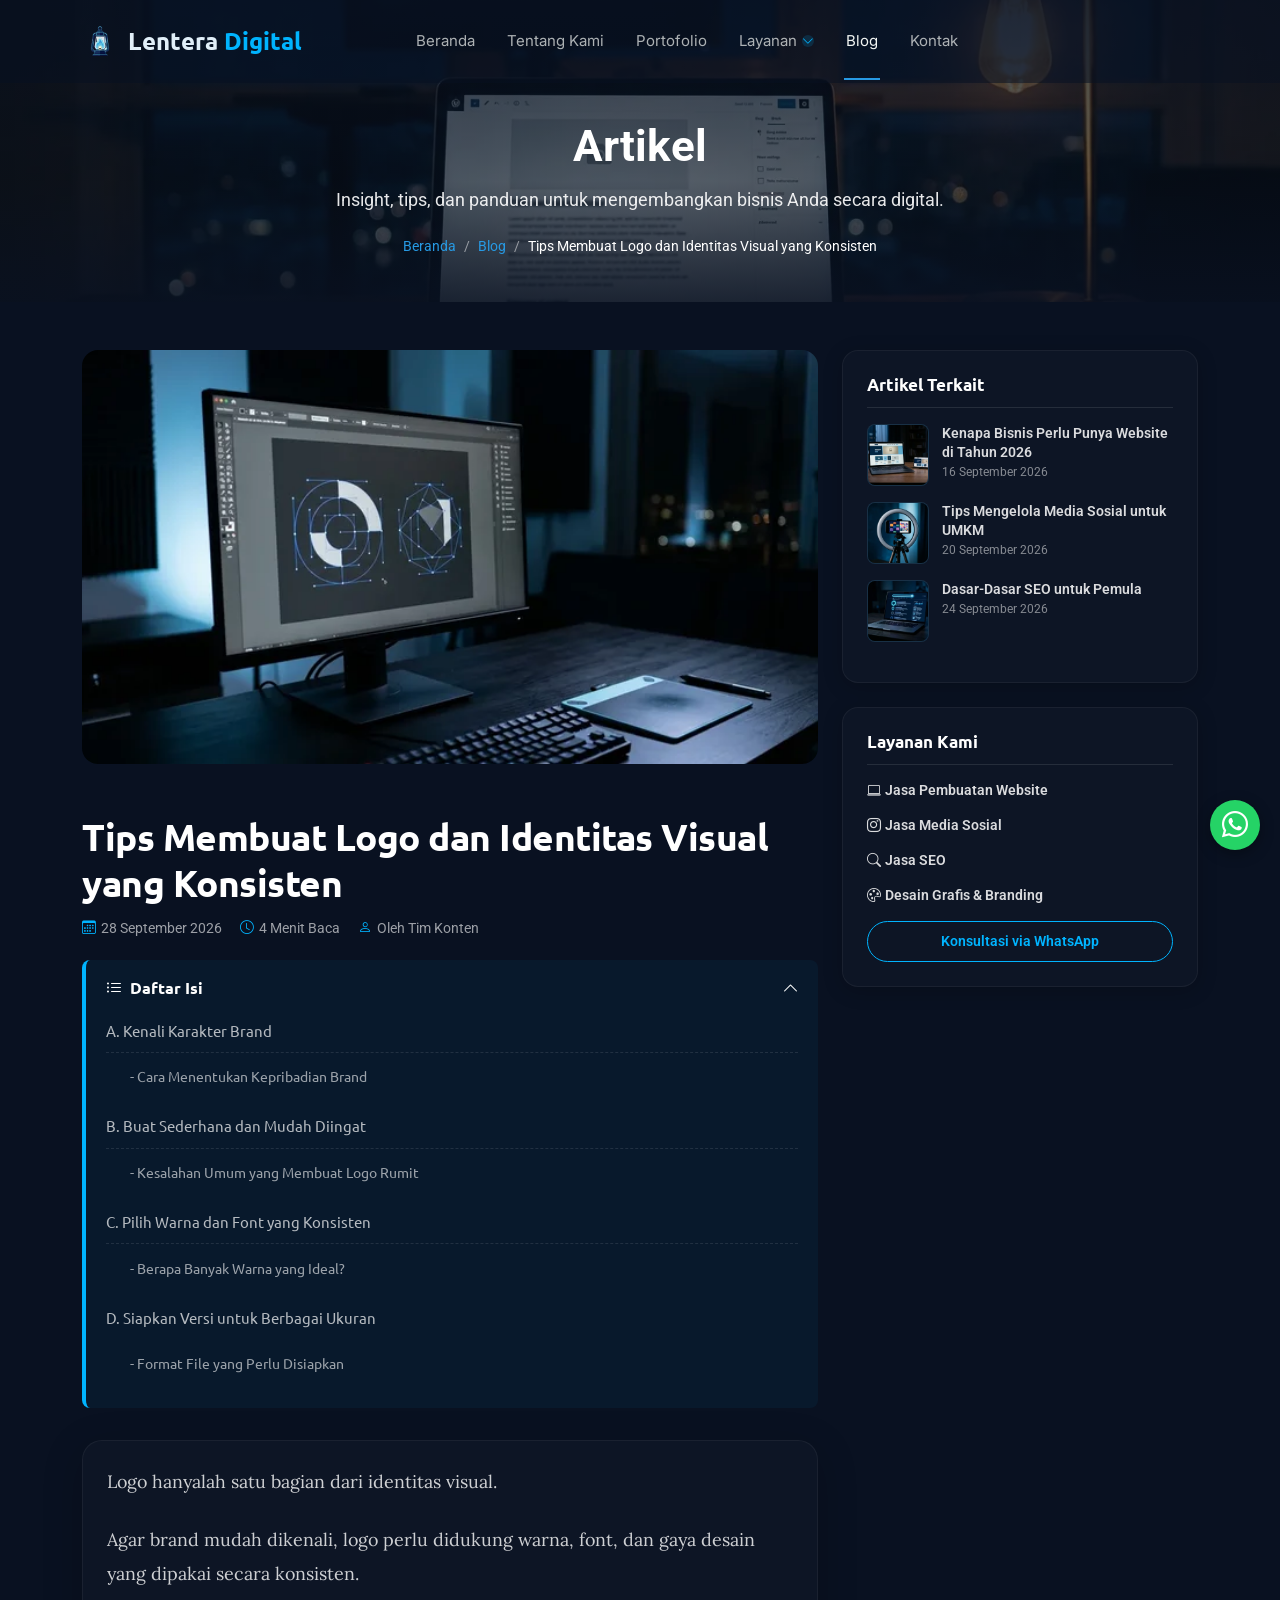
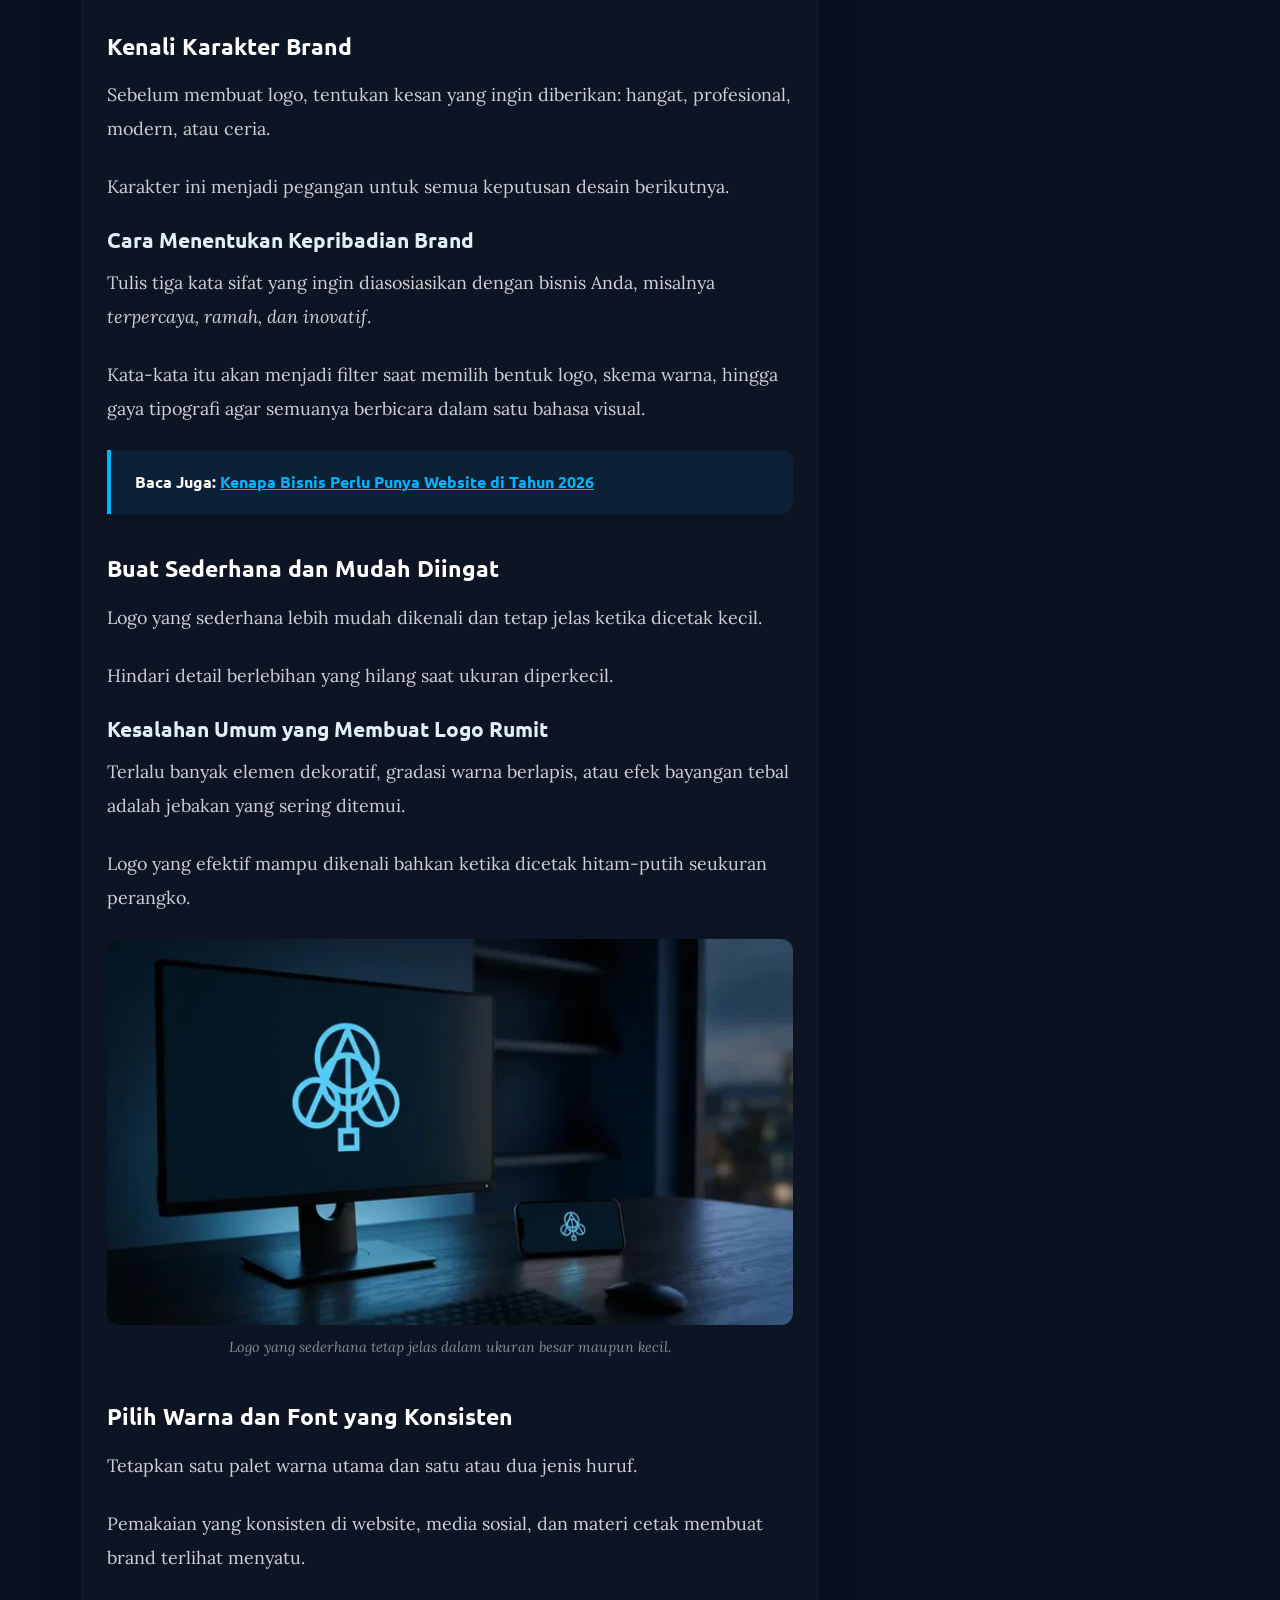
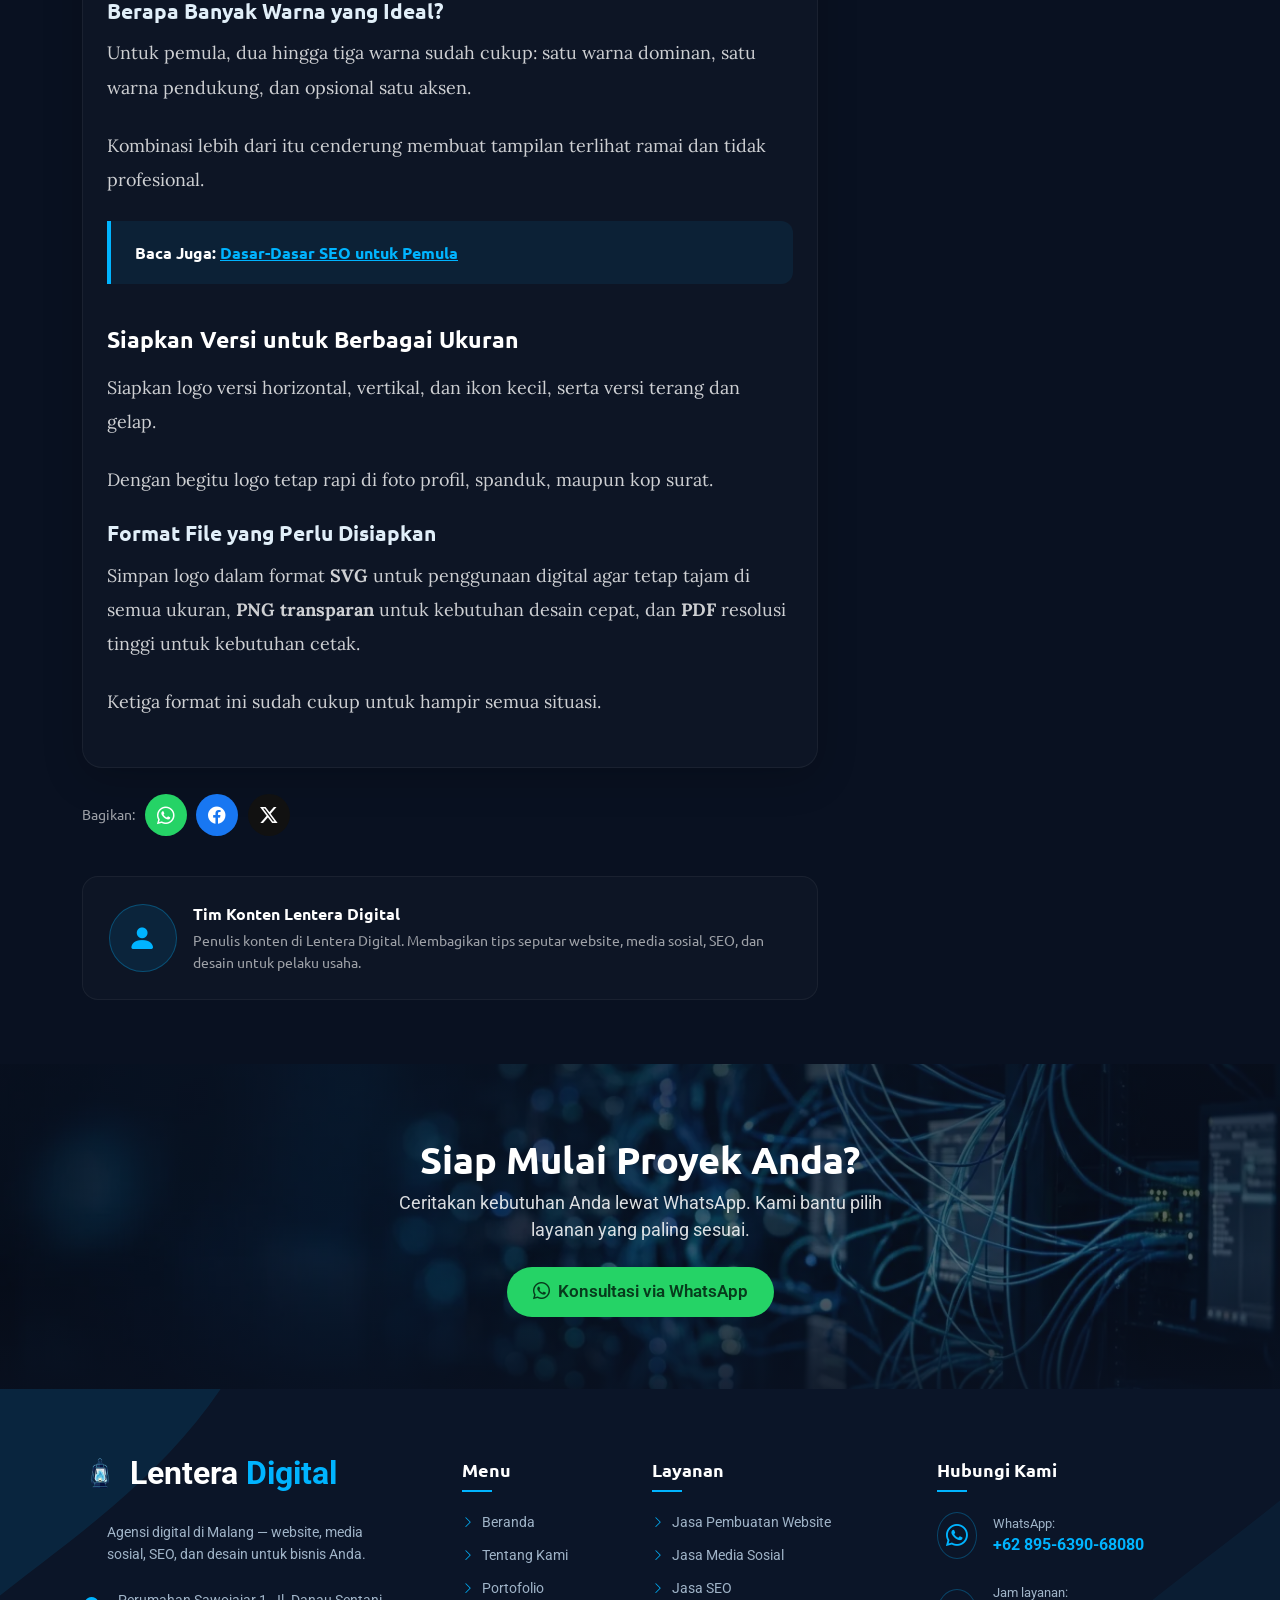
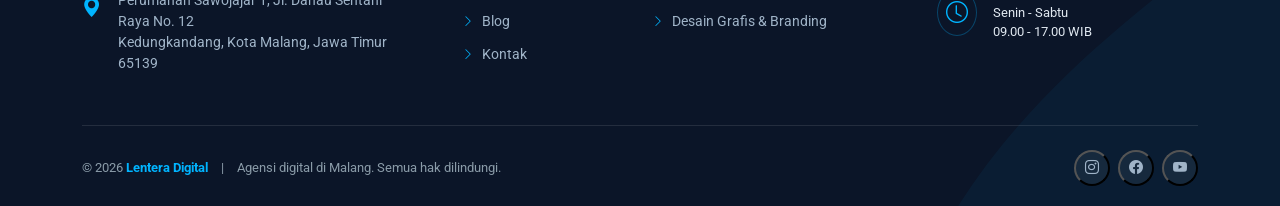
<file: blog/tips-membuat-logo-identitas-visual.html>
<!DOCTYPE html>

<html lang="id">
<head>
<meta charset="utf-8"/>
<link href="../assets/img/favicon-32.png" rel="icon" sizes="32x32" type="image/png"/>
<link href="../assets/img/apple-touch-icon.png" rel="apple-touch-icon" sizes="180x180"/>
<meta content="width=device-width, initial-scale=1.0" name="viewport"/>
<title>Tips Membuat Logo dan Identitas Visual yang Konsisten | Lentera Digital</title>
<meta content="Empat tips membuat logo dan identitas visual: kenali karakter brand, buat sederhana, pilih warna dan font konsisten, dan siapkan berbagai versi ukuran." name="description"/>
<meta content="tips membuat logo, identitas visual brand, desain branding, palet warna brand" name="keywords"/>
<meta content="Lentera Digital" name="author"/>
<meta content="index, follow, max-image-preview:large, max-snippet:-1" name="robots"/>
<meta content="#091121" name="theme-color"/>
<link href="https://www.lenteradigital.id/blog/tips-membuat-logo-identitas-visual.html" rel="canonical"/>
<meta content="ID-JI" name="geo.region"/>
<meta content="Malang" name="geo.placename"/>
<meta content="id_ID" property="og:locale"/>
<meta content="article" property="og:type"/>
<meta content="Lentera Digital" property="og:site_name"/>
<meta content="Tips Membuat Logo dan Identitas Visual yang Konsisten | Lentera Digital" property="og:title"/>
<meta content="Empat tips membuat logo dan identitas visual: kenali karakter brand, buat sederhana, pilih warna dan font konsisten, dan siapkan berbagai versi ukuran." property="og:description"/>
<meta content="https://www.lenteradigital.id/blog/tips-membuat-logo-identitas-visual.html" property="og:url"/>
<meta content="https://www.lenteradigital.id/assets/img/og-default.jpg" property="og:image"/>
<meta content="summary_large_image" name="twitter:card"/>
<meta content="Tips Membuat Logo dan Identitas Visual yang Konsisten | Lentera Digital" name="twitter:title"/>
<meta content="Empat tips membuat logo dan identitas visual: kenali karakter brand, buat sederhana, pilih warna dan font konsisten, dan siapkan berbagai versi ukuran." name="twitter:description"/>
<meta content="https://www.lenteradigital.id/assets/img/og-default.jpg" name="twitter:image"/>
<link href="https://fonts.googleapis.com" rel="preconnect"/>
<link crossorigin="" href="https://fonts.gstatic.com" rel="preconnect"/>
<link as="style" href="https://fonts.googleapis.com/css2?family=Roboto:wght@400;500;700&amp;family=Inter:wght@400;500;600&amp;family=Ubuntu:wght@400;500;700&amp;family=Lora:ital,wght@0,400;0,600;1,400&amp;display=swap" onload="this.onload=null;this.rel='stylesheet'" rel="preload"/><noscript><link href="https://fonts.googleapis.com/css2?family=Roboto:wght@400;500;700&amp;family=Inter:wght@400;500;600&amp;family=Ubuntu:wght@400;500;700&amp;family=Lora:ital,wght@0,400;0,600;1,400&amp;display=swap" rel="stylesheet"/></noscript>
<link href="../assets/vendor/bootstrap/css/bootstrap.min.css" rel="stylesheet"/>
<link href="../assets/vendor/bootstrap-icons/bootstrap-icons.min.css" rel="stylesheet"/>
<link href="../assets/css/main.min.css" rel="stylesheet"/>
<link href="../assets/css/custom.min.css" rel="stylesheet"/>
<link href="../assets/css/artikel.css" rel="stylesheet"/>
<script type="application/ld+json">{"@context": "https://schema.org", "@graph": [{"@type": ["Organization", "ProfessionalService"], "@id": "https://www.lenteradigital.id/#org", "name": "Lentera Digital", "url": "https://www.lenteradigital.id/", "logo": {"@type": "ImageObject", "url": "https://www.lenteradigital.id/assets/img/logo.webp", "width": 512, "height": 512}, "image": "https://www.lenteradigital.id/assets/img/og-default.jpg", "telephone": "+62 895-6390-68080", "priceRange": "$$", "description": "Agensi digital di Malang: jasa pembuatan website, media sosial, SEO, serta desain grafis dan branding.", "address": {"@type": "PostalAddress", "streetAddress": "Perumahan Sawojajar 1, Jl. Danau Sentani Raya No. 12", "addressLocality": "Kota Malang", "addressRegion": "Jawa Timur", "postalCode": "65139", "addressCountry": "ID"}, "areaServed": [{"@type": "City", "name": "Malang"}, {"@type": "Country", "name": "Indonesia"}], "openingHoursSpecification": [{"@type": "OpeningHoursSpecification", "dayOfWeek": ["Monday", "Tuesday", "Wednesday", "Thursday", "Friday", "Saturday"], "opens": "09:00", "closes": "17:00"}], "contactPoint": {"@type": "ContactPoint", "telephone": "+62 895-6390-68080", "contactType": "customer service", "availableLanguage": "Indonesian"}}, {"@type": "WebSite", "@id": "https://www.lenteradigital.id/#website", "url": "https://www.lenteradigital.id/", "name": "Lentera Digital", "inLanguage": "id-ID", "publisher": {"@id": "https://www.lenteradigital.id/#org"}}, {"@type": "BreadcrumbList", "itemListElement": [{"@type": "ListItem", "position": 1, "name": "Beranda", "item": "https://www.lenteradigital.id/"}, {"@type": "ListItem", "position": 2, "name": "Blog", "item": "https://www.lenteradigital.id/blog.html"}, {"@type": "ListItem", "position": 3, "name": "Tips Membuat Logo dan Identitas Visual yang Konsisten", "item": "https://www.lenteradigital.id/blog/tips-membuat-logo-identitas-visual.html"}]}, {"@type": "BlogPosting", "@id": "https://www.lenteradigital.id/blog/tips-membuat-logo-identitas-visual.html#article", "mainEntityOfPage": "https://www.lenteradigital.id/blog/tips-membuat-logo-identitas-visual.html", "headline": "Tips Membuat Logo dan Identitas Visual yang Konsisten", "description": "Empat tips membuat logo dan identitas visual: kenali karakter brand, buat sederhana, pilih warna dan font konsisten, dan siapkan berbagai versi ukuran.", "image": ["https://www.lenteradigital.id/assets/img/artikel/artikel-tips-membuat-logo.webp", "https://www.lenteradigital.id/assets/img/artikel/artikel-tips-membuat-logo-2.webp"], "datePublished": "2026-09-28", "dateModified": "2026-10-01", "inLanguage": "id-ID", "author": {"@type": "Organization", "name": "Lentera Digital (Tim Konten)", "url": "https://www.lenteradigital.id/"}, "publisher": {"@id": "https://www.lenteradigital.id/#org"}, "keywords": "tips membuat logo, identitas visual brand, desain branding, palet warna brand"}]}</script>
<meta content="1200" property="og:image:width"/>
<meta content="630" property="og:image:height"/>
<meta content="Ilustrasi ruang kerja agensi digital" property="og:image:alt"/>
</head>
<body class="inner-page article-page" data-wa="62895639068080">
<header class="header d-flex align-items-center fixed-top" id="header">
<div class="container position-relative d-flex align-items-center">
<a aria-label="Lentera Digital - Beranda" class="logo d-flex align-items-center" href="../index.html">
<img alt="Lentera Digital" height="38" src="../assets/img/logo-128.webp" width="38"/>
<span class="sitename">Lentera <span class="accent">Digital</span></span>
</a>
<nav aria-label="Menu utama" class="navmenu mx-auto" id="navmenu">
<ul>
<li><a class="" href="../index.html">Beranda</a></li>
<li><a href="../tentang-kami.html">Tentang Kami</a></li>
<li><a href="../portofolio.html">Portofolio</a></li>
<li class="dropdown"><a href="../layanan.html"><span>Layanan</span> <i class="bi bi-chevron-down toggle-dropdown"></i></a><ul><li><a href="../layanan/website.html">Jasa Pembuatan Website</a></li><li><a href="../layanan/media-sosial.html">Jasa Media Sosial</a></li><li><a href="../layanan/seo.html">Jasa SEO</a></li><li><a href="../layanan/desain-grafis.html">Desain Grafis &amp; Branding</a></li></ul></li>
<li><a class="active" href="../blog.html">Blog</a></li>
<li><a href="../kontak.html">Kontak</a></li>
</ul>
<button aria-expanded="false" aria-label="Buka menu" class="mobile-nav-toggle d-xl-none bi bi-list" role="button" style="background:none;border:none;padding:0;" type="button"></button>
</nav>
</div>
</header>
<main class="main">
<section class="page-hero" style="background-image:url('../assets/img/hero/hero-blog.webp')">
<div class="container">
<p class="page-hero-title fw-bold">Artikel</p>
<p>Insight, tips, dan panduan untuk mengembangkan bisnis Anda secara digital.</p>
<nav aria-label="Breadcrumb"><ol><li><a href="../index.html">Beranda</a></li><li><a class="active" href="../blog.html">Blog</a></li><li aria-current="page">Tips Membuat Logo dan Identitas Visual yang Konsisten</li></ol></nav>
</div>
</section>
<section class="article-area">
<div class="container"><div class="row g-4">
<div class="col-lg-8 article-wrapper">
<img alt="Ilustrasi tips membuat logo dan identitas visual yang konsisten" class="article-cover" decoding="async" fetchpriority="high" height="768" loading="lazy" sizes="(max-width: 768px) 100vw, 360px" src="../assets/img/artikel/artikel-tips-membuat-logo.webp" srcset="../assets/img/artikel/artikel-tips-membuat-logo-640.webp 640w, ../assets/img/artikel/artikel-tips-membuat-logo.webp 1376w" width="1376"/>
<h1 class="article-title">Tips Membuat Logo dan Identitas Visual yang Konsisten</h1>
<div class="article-meta"><span><i class="bi bi-calendar3"></i><time datetime="2026-09-28">28 September 2026</time></span><span><i class="bi bi-clock"></i>4 Menit Baca</span><span><i class="bi bi-person"></i>Oleh Tim Konten</span></div>
<details class="toc-box" open=""><summary><span><i class="bi bi-list-ul me-2"></i>Daftar Isi</span><i class="bi bi-chevron-down"></i></summary><ul class="toc-list" style="list-style-type: none; padding-left: 0;"><li style="margin-bottom: 8px;"><a href="#s1">A. Kenali Karakter Brand</a><ul style="padding-left: 1.5rem; list-style-type: none; margin-top: 4px; margin-bottom: 8px;"><li style="margin-bottom: 4px;"><a href="#s1-sub1" style="font-size: 0.9em; opacity: 0.85;">- Cara Menentukan Kepribadian Brand</a></li></ul></li><li style="margin-bottom: 8px;"><a href="#s2">B. Buat Sederhana dan Mudah Diingat</a><ul style="padding-left: 1.5rem; list-style-type: none; margin-top: 4px; margin-bottom: 8px;"><li style="margin-bottom: 4px;"><a href="#s2-sub1" style="font-size: 0.9em; opacity: 0.85;">- Kesalahan Umum yang Membuat Logo Rumit</a></li></ul></li><li style="margin-bottom: 8px;"><a href="#s3">C. Pilih Warna dan Font yang Konsisten</a><ul style="padding-left: 1.5rem; list-style-type: none; margin-top: 4px; margin-bottom: 8px;"><li style="margin-bottom: 4px;"><a href="#s3-sub1" style="font-size: 0.9em; opacity: 0.85;">- Berapa Banyak Warna yang Ideal?</a></li></ul></li><li style="margin-bottom: 8px;"><a href="#s4">D. Siapkan Versi untuk Berbagai Ukuran</a><ul style="padding-left: 1.5rem; list-style-type: none; margin-top: 4px; margin-bottom: 8px;"><li style="margin-bottom: 4px;"><a href="#s4-sub1" style="font-size: 0.9em; opacity: 0.85;">- Format File yang Perlu Disiapkan</a></li></ul></li></ul></details>
<article class="article-content">
<p>Logo hanyalah satu bagian dari identitas visual.</p>
<p>Agar brand mudah dikenali, logo perlu didukung warna, font, dan gaya desain yang dipakai secara konsisten.</p>
<h2 id="s1">Kenali Karakter Brand</h2>
<p>Sebelum membuat logo, tentukan kesan yang ingin diberikan: hangat, profesional, modern, atau ceria.</p>
<p>Karakter ini menjadi pegangan untuk semua keputusan desain berikutnya.</p>
<h3 id="s1-sub1" style="font-size: 1.3rem; margin-top: 1.5rem; margin-bottom: 0.8rem; font-weight: 700;">Cara Menentukan Kepribadian Brand</h3>
<p>Tulis tiga kata sifat yang ingin diasosiasikan dengan bisnis Anda, misalnya <em>terpercaya, ramah, dan inovatif</em>.</p>
<p>Kata-kata itu akan menjadi filter saat memilih bentuk logo, skema warna, hingga gaya tipografi agar semuanya berbicara dalam satu bahasa visual.</p>
<div class="price-box"><strong>Baca Juga:</strong> <a href="kenapa-bisnis-perlu-website.html">Kenapa Bisnis Perlu Punya Website di Tahun 2026</a></div>
<h2 id="s2">Buat Sederhana dan Mudah Diingat</h2>
<p>Logo yang sederhana lebih mudah dikenali dan tetap jelas ketika dicetak kecil.</p>
<p>Hindari detail berlebihan yang hilang saat ukuran diperkecil.</p>
<h3 id="s2-sub1" style="font-size: 1.3rem; margin-top: 1.5rem; margin-bottom: 0.8rem; font-weight: 700;">Kesalahan Umum yang Membuat Logo Rumit</h3>
<p>Terlalu banyak elemen dekoratif, gradasi warna berlapis, atau efek bayangan tebal adalah jebakan yang sering ditemui.</p>
<p>Logo yang efektif mampu dikenali bahkan ketika dicetak hitam-putih seukuran perangko.</p>
<figure><img alt="Ilustrasi logo sederhana dalam berbagai ukuran" height="768" loading="lazy" sizes="(max-width: 768px) 100vw, 360px" src="../assets/img/artikel/artikel-tips-membuat-logo-2.webp" srcset="../assets/img/artikel/artikel-tips-membuat-logo-2-640.webp 640w, ../assets/img/artikel/artikel-tips-membuat-logo-2.webp 1376w" width="1376"/><figcaption>Logo yang sederhana tetap jelas dalam ukuran besar maupun kecil.</figcaption></figure>
<h2 id="s3">Pilih Warna dan Font yang Konsisten</h2>
<p>Tetapkan satu palet warna utama dan satu atau dua jenis huruf.</p>
<p>Pemakaian yang konsisten di website, media sosial, dan materi cetak membuat brand terlihat menyatu.</p>
<h3 id="s3-sub1" style="font-size: 1.3rem; margin-top: 1.5rem; margin-bottom: 0.8rem; font-weight: 700;">Berapa Banyak Warna yang Ideal?</h3>
<p>Untuk pemula, dua hingga tiga warna sudah cukup: satu warna dominan, satu warna pendukung, dan opsional satu aksen.</p>
<p>Kombinasi lebih dari itu cenderung membuat tampilan terlihat ramai dan tidak profesional.</p>
<div class="price-box"><strong>Baca Juga:</strong> <a href="dasar-dasar-seo-pemula.html">Dasar-Dasar SEO untuk Pemula</a></div>
<h2 id="s4">Siapkan Versi untuk Berbagai Ukuran</h2>
<p>Siapkan logo versi horizontal, vertikal, dan ikon kecil, serta versi terang dan gelap.</p>
<p>Dengan begitu logo tetap rapi di foto profil, spanduk, maupun kop surat.</p>
<h3 id="s4-sub1" style="font-size: 1.3rem; margin-top: 1.5rem; margin-bottom: 0.8rem; font-weight: 700;">Format File yang Perlu Disiapkan</h3>
<p>Simpan logo dalam format <strong>SVG</strong> untuk penggunaan digital agar tetap tajam di semua ukuran, <strong>PNG transparan</strong> untuk kebutuhan desain cepat, dan <strong>PDF</strong> resolusi tinggi untuk kebutuhan cetak.</p>
<p>Ketiga format ini sudah cukup untuk hampir semua situasi.</p>
</article>
<div class="share-row"><span>Bagikan:</span>
<a aria-label="Bagikan ke WhatsApp" class="share-btn" href="https://wa.me/?text=Tips%20Membuat%20Logo%20dan%20Identitas%20Visual%20yang%20Konsisten%20https%3A//www.lenteradigital.id/blog/tips-membuat-logo-identitas-visual.html" rel="noopener" style="background:#25d366" target="_blank"><i class="bi bi-whatsapp"></i></a>
<a aria-label="Bagikan ke Facebook" class="share-btn" href="https://www.facebook.com/sharer/sharer.php?u=https%3A//www.lenteradigital.id/blog/tips-membuat-logo-identitas-visual.html" rel="noopener" style="background:#1877f2" target="_blank"><i class="bi bi-facebook"></i></a>
<a aria-label="Bagikan ke X" class="share-btn" href="https://twitter.com/intent/tweet?url=https%3A//www.lenteradigital.id/blog/tips-membuat-logo-identitas-visual.html&amp;text=Tips%20Membuat%20Logo%20dan%20Identitas%20Visual%20yang%20Konsisten" rel="noopener" style="background:#111" target="_blank"><i class="bi bi-twitter-x"></i></a>
</div>
<div class="author-box"><div class="avatar"><i class="bi bi-person-fill"></i></div><div><strong>Tim Konten Lentera Digital</strong><p>Penulis konten di Lentera Digital. Membagikan tips seputar website, media sosial, SEO, dan desain untuk pelaku usaha.</p></div></div>
</div>
<aside class="col-lg-4"><div class="sticky-top" style="top:120px; z-index: 900;">
<div class="sidebar-card"><h3>Artikel Terkait</h3><a class="side-item" href="kenapa-bisnis-perlu-website.html"><img alt="" height="768" loading="lazy" sizes="(max-width: 768px) 100vw, 360px" src="../assets/img/artikel/artikel-kenapa-bisnis-perlu-website.webp" srcset="../assets/img/artikel/artikel-kenapa-bisnis-perlu-website-640.webp 640w, ../assets/img/artikel/artikel-kenapa-bisnis-perlu-website.webp 1376w" width="1376"/><span>Kenapa Bisnis Perlu Punya Website di Tahun 2026<small>16 September 2026</small></span></a><a class="side-item" href="tips-media-sosial-umkm.html"><img alt="" height="768" loading="lazy" sizes="(max-width: 768px) 100vw, 360px" src="../assets/img/artikel/artikel-tips-media-sosial-umkm.webp" srcset="../assets/img/artikel/artikel-tips-media-sosial-umkm-640.webp 640w, ../assets/img/artikel/artikel-tips-media-sosial-umkm.webp 1376w" width="1376"/><span>Tips Mengelola Media Sosial untuk UMKM<small>20 September 2026</small></span></a><a class="side-item" href="dasar-dasar-seo-pemula.html"><img alt="" height="768" loading="lazy" sizes="(max-width: 768px) 100vw, 360px" src="../assets/img/artikel/artikel-dasar-seo-pemula.webp" srcset="../assets/img/artikel/artikel-dasar-seo-pemula-640.webp 640w, ../assets/img/artikel/artikel-dasar-seo-pemula.webp 1376w" width="1376"/><span>Dasar-Dasar SEO untuk Pemula<small>24 September 2026</small></span></a></div>
<div class="sidebar-card"><h3>Layanan Kami</h3><a class="side-item" href="../layanan/website.html"><span><i class="bi bi-laptop me-1"></i>Jasa Pembuatan Website</span></a><a class="side-item" href="../layanan/media-sosial.html"><span><i class="bi bi-instagram me-1"></i>Jasa Media Sosial</span></a><a class="side-item" href="../layanan/seo.html"><span><i class="bi bi-search me-1"></i>Jasa SEO</span></a><a class="side-item" href="../layanan/desain-grafis.html"><span><i class="bi bi-palette me-1"></i>Desain Grafis &amp; Branding</span></a><a class="btn-side mt-2" href="https://wa.me/62895639068080?text=Halo%2C%20saya%20baru%20membaca%20artikel%20%22Tips%20Membuat%20Logo%20dan%20Identitas%20Visual%20yang%20Konsisten%22%20dan%20ingin%20konsultasi." rel="noopener" target="_blank">Konsultasi via WhatsApp</a></div>
</div></aside>
</div></div>
</section>
<section class="cta-img section" data-bg="../assets/img/cta-background.webp" style="background-color: #0b1528;">
<div class="container">
<h2>Siap Mulai Proyek Anda?</h2>
<p>Ceritakan kebutuhan Anda lewat WhatsApp. Kami bantu pilih layanan yang paling sesuai.</p>
<a class="btn-wa" href="https://wa.me/62895639068080?text=Halo%2C%20saya%20ingin%20konsultasi%20tentang%20layanan%20Lentera%20Digital." rel="noopener" target="_blank"><i class="bi bi-whatsapp"></i> Konsultasi via WhatsApp</a>
</div>
</section>
</main>
<footer class="fs-m footer" id="footer" style="background-color: #0b1528; color: #b0c4de; position: relative; overflow: hidden; padding: 60px 0 20px; font-size: 14px;">
<!-- Wave decorations -->
<svg style="position: absolute; top: -50px; left: -50px; width: 300px; height: 300px; opacity: 0.1; pointer-events: none;" viewbox="0 0 200 200" xmlns="http://www.w3.org/2000/svg">
<path d="M0,0 L200,0 C150,100 50,150 0,200 Z" fill="#00b4ff"></path>
</svg>
<svg style="position: absolute; bottom: -50px; right: -50px; width: 400px; height: 400px; opacity: 0.05; pointer-events: none;" viewbox="0 0 200 200" xmlns="http://www.w3.org/2000/svg">
<path d="M200,200 L0,200 C50,100 150,50 200,0 Z" fill="#00b4ff"></path>
</svg>
<div class="container" style="position: relative; z-index: 1;">
<div class="row gy-4 mb-5">
<!-- Col 1 -->
<div class="col-lg-4 col-md-12 pe-lg-5">
<a class="d-flex align-items-center mb-4" href="../index.html" style="text-decoration: none;"><img alt="Lentera Digital" height="36" src="../assets/img/logo-128.webp" style="max-height:46px;width:auto;margin-right:12px;" width="36"/><span style="font-size: 32px; font-weight: 700; color: #fff;">Lentera <span style="color: #00b4ff;">Digital</span></span>
</a>
<p style="color: #a0b4c8; line-height: 1.6; margin-bottom: 25px; padding-left: 25px;">Agensi digital di Malang — website, media sosial, SEO, dan desain untuk bisnis Anda.</p>
<div class="d-flex align-items-start gap-3">
<i class="bi bi-geo-alt-fill" style="color: #00b4ff; font-size: 20px; margin-top: 2px;"></i>
<p style="color: #a0b4c8; line-height: 1.5; margin: 0;">Perumahan Sawojajar 1, Jl. Danau Sentani Raya No. 12<br/>Kedungkandang, Kota Malang, Jawa Timur 65139</p>
</div>
</div>
<!-- Col 2 -->
<div class="col-lg-2 col-md-4" style="padding-top:10px;">
<h2 class="h4" style="color: #fff; font-size: 18px; font-weight: 600; margin-bottom: 20px; position: relative; padding-bottom: 12px;">Menu
            <span style="position: absolute; left: 0; bottom: 0; width: 30px; height: 2px; background: #00b4ff;"></span>
</h2>
<ul class="footer-links-list" style="list-style: none; padding: 0; margin: 0;">
<li style="margin-bottom: 12px;"><a href="../index.html" style="color: #a0b4c8; text-decoration: none; display: flex; align-items: center; gap: 8px; transition: color 0.3s;"><i class="fs-m bi bi-chevron-right" style="color: #00b4ff; font-size: 12px;"></i> Beranda</a></li>
<li style="margin-bottom: 12px;"><a href="../tentang-kami.html" style="color: #a0b4c8; text-decoration: none; display: flex; align-items: center; gap: 8px; transition: color 0.3s;"><i class="fs-m bi bi-chevron-right" style="color: #00b4ff; font-size: 12px;"></i> Tentang Kami</a></li>
<li style="margin-bottom: 12px;"><a href="../portofolio.html" style="color: #a0b4c8; text-decoration: none; display: flex; align-items: center; gap: 8px; transition: color 0.3s;"><i class="fs-m bi bi-chevron-right" style="color: #00b4ff; font-size: 12px;"></i> Portofolio</a></li>
<li style="margin-bottom: 12px;"><a href="../blog.html" style="color: #a0b4c8; text-decoration: none; display: flex; align-items: center; gap: 8px; transition: color 0.3s;"><i class="fs-m bi bi-chevron-right" style="color: #00b4ff; font-size: 12px;"></i> Blog</a></li>
<li style="margin-bottom: 12px;"><a href="../kontak.html" style="color: #a0b4c8; text-decoration: none; display: flex; align-items: center; gap: 8px; transition: color 0.3s;"><i class="fs-m bi bi-chevron-right" style="color: #00b4ff; font-size: 12px;"></i> Kontak</a></li>
</ul>
</div>
<!-- Col 3 -->
<div class="col-lg-3 col-md-4" style="padding-top:10px;">
<h2 class="h4" style="color: #fff; font-size: 18px; font-weight: 600; margin-bottom: 20px; position: relative; padding-bottom: 12px;">Layanan
            <span style="position: absolute; left: 0; bottom: 0; width: 30px; height: 2px; background: #00b4ff;"></span>
</h2>
<ul class="footer-links-list" style="list-style: none; padding: 0; margin: 0;">
<li style="margin-bottom: 12px;"><a href="../layanan/website.html" style="color: #a0b4c8; text-decoration: none; display: flex; align-items: center; gap: 8px; transition: color 0.3s;"><i class="fs-m bi bi-chevron-right" style="color: #00b4ff; font-size: 12px;"></i> Jasa Pembuatan Website</a></li>
<li style="margin-bottom: 12px;"><a href="../layanan/media-sosial.html" style="color: #a0b4c8; text-decoration: none; display: flex; align-items: center; gap: 8px; transition: color 0.3s;"><i class="fs-m bi bi-chevron-right" style="color: #00b4ff; font-size: 12px;"></i> Jasa Media Sosial</a></li>
<li style="margin-bottom: 12px;"><a href="../layanan/seo.html" style="color: #a0b4c8; text-decoration: none; display: flex; align-items: center; gap: 8px; transition: color 0.3s;"><i class="fs-m bi bi-chevron-right" style="color: #00b4ff; font-size: 12px;"></i> Jasa SEO</a></li>
<li style="margin-bottom: 12px;"><a href="../layanan/desain-grafis.html" style="color: #a0b4c8; text-decoration: none; display: flex; align-items: center; gap: 8px; transition: color 0.3s;"><i class="fs-m bi bi-chevron-right" style="color: #00b4ff; font-size: 12px;"></i> Desain Grafis &amp; Branding</a></li>
</ul>
</div>
<!-- Col 4 -->
<div class="col-lg-3 col-md-4" style="padding-top:10px;">
<h2 class="h4" style="color: #fff; font-size: 18px; font-weight: 600; margin-bottom: 20px; position: relative; padding-bottom: 12px;">Hubungi Kami
            <span style="position: absolute; left: 0; bottom: 0; width: 30px; height: 2px; background: #00b4ff;"></span>
</h2>
<div class="d-flex align-items-center gap-3 mb-4">
<i class="bi bi-whatsapp" style="color: #00b4ff; font-size: 22px; border: 1px solid rgba(0,180,255,0.3); border-radius: 50%; padding: 6px 8px;"></i>
<div>
<p class="fs-m" style="color: #a0b4c8; margin: 0; font-size: 13px;">WhatsApp:</p>
<a href="https://wa.me/62895639068080" class="fs-m" style="color: #00b4ff; font-weight: 700; text-decoration: none; font-size: 16px; display: inline-block; white-space: nowrap;">+62 895-6390-68080</a>
</div>
</div>
<div class="d-flex align-items-center gap-3">
<i class="bi bi-clock" style="color: #00b4ff; font-size: 22px; border: 1px solid rgba(0,180,255,0.3); border-radius: 50%; padding: 6px 8px;"></i>
<div>
<p class="fs-m" style="color: #a0b4c8; margin: 0; font-size: 13px;">Jam layanan:</p>
<p class="fs-m" style="color: #e0e8f0; margin: 0; font-size: 13px;">Senin - Sabtu<br/>09.00 - 17.00 WIB</p>
</div>
</div>
</div>
</div>
<div class="d-flex flex-column flex-md-row justify-content-between align-items-center pt-4" style="border-top: 1px solid rgba(255,255,255,0.1);">
<p class="fs-m" style="color: #8a9ba8; margin: 0; font-size: 13px;">© 2026 <strong style="color:#00b4ff;">Lentera Digital</strong> <span style="margin:0 10px;">|</span> Agensi digital di Malang. Semua hak dilindungi.</p>
<div class="d-flex gap-2 mt-3 mt-md-0">
<button aria-label="Social Link" style="width: 36px; height: 36px; background: rgba(255,255,255,0.05); border-radius: 50%; display: flex; justify-content: center; align-items: center; color: #a0b4c8; text-decoration: none; transition: background 0.3s;" type="button"><i class="bi bi-instagram"></i></button>
<button aria-label="Social Link" style="width: 36px; height: 36px; background: rgba(255,255,255,0.05); border-radius: 50%; display: flex; justify-content: center; align-items: center; color: #a0b4c8; text-decoration: none; transition: background 0.3s;" type="button"><i class="bi bi-facebook"></i></button>
<button aria-label="Social Link" style="width: 36px; height: 36px; background: rgba(255,255,255,0.05); border-radius: 50%; display: flex; justify-content: center; align-items: center; color: #a0b4c8; text-decoration: none; transition: background 0.3s;" type="button"><i class="bi bi-youtube"></i></button>
</div>
</div>
</div>
<style>
      .footer-links-list li a:hover { color: #00b4ff !important; }
      .footer-links-list .bi-chevron-right { transition: transform 0.3s; }
      .footer-links-list li a:hover .bi-chevron-right { transform: translateX(4px); }
    </style>
</footer>
<a aria-label="Chat WhatsApp" class="float-wa" href="https://wa.me/62895639068080?text=Halo%2C%20saya%20ingin%20bertanya%20tentang%20layanan%20Lentera%20Digital." rel="noopener" target="_blank"><i class="bi bi-whatsapp"></i></a>
<button aria-label="Ke atas" class="scroll-top d-flex align-items-center justify-content-center" id="scroll-top" type="button"><i class="bi bi-arrow-up-short"></i></button>
<script src="../assets/js/main.js"></script>
</body>
</html>
</file>
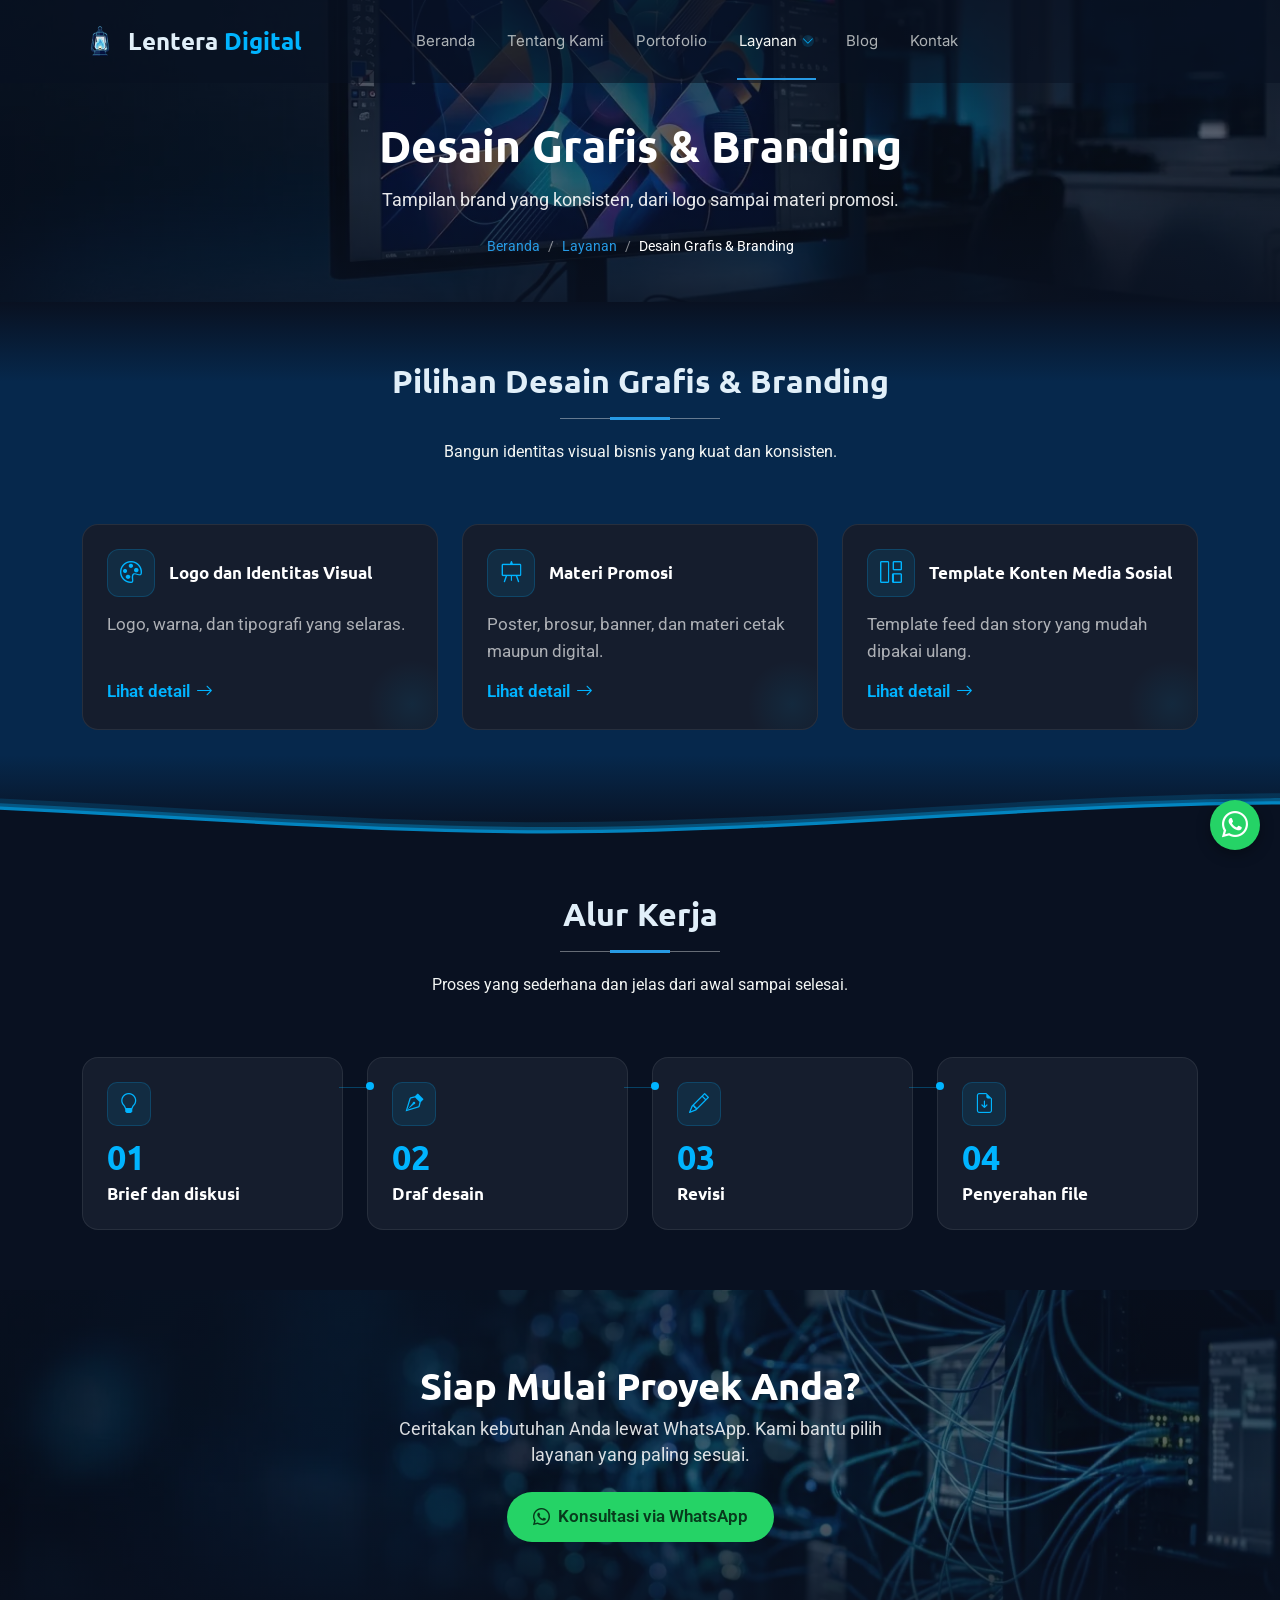
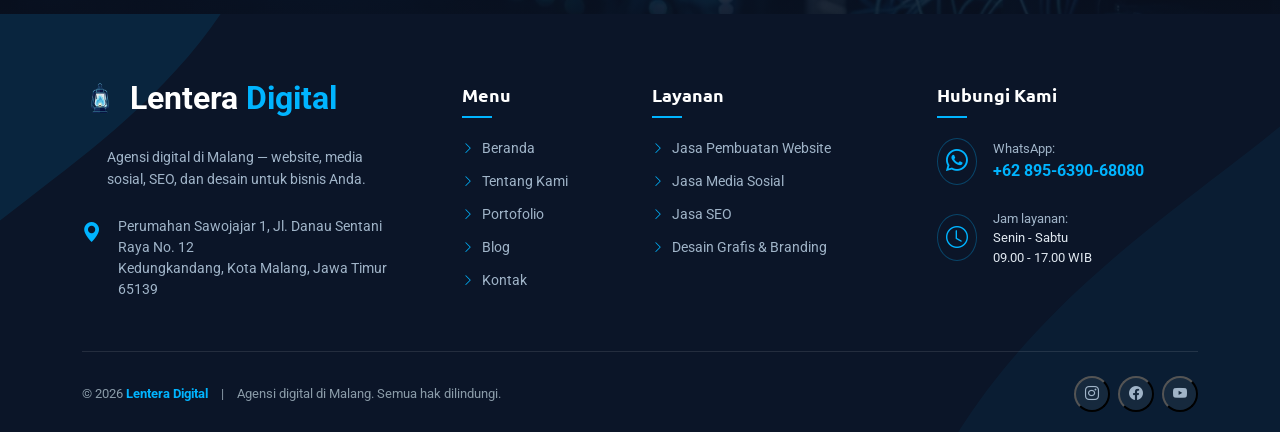
<file: layanan/desain-grafis.html>
﻿<!DOCTYPE html>

<html lang="id">
<head>
<meta charset="utf-8"/>
  <link rel="icon" type="image/png" sizes="32x32" href="../assets/img/favicon-32.png">
  <link rel="apple-touch-icon" sizes="180x180" href="../assets/img/apple-touch-icon.png">
<meta content="width=device-width, initial-scale=1.0" name="viewport"/>
<title>Jasa Desain Grafis &amp; Branding Malang | Logo &amp; Poster</title>
<meta content="Jasa desain grafis dan branding di Malang: pembuatan logo, identitas visual, poster, brosur, banner, dan template konten media sosial. Konsultasi via WhatsApp." name="description"/>
<meta content="jasa desain grafis malang, jasa desain logo, jasa branding, desain poster brosur, template konten media sosial, identitas visual" name="keywords"/>
<meta content="Lentera Digital" name="author"/>
<meta content="index, follow, max-image-preview:large, max-snippet:-1" name="robots"/>
<meta content="#091121" name="theme-color"/>
<link href="https://www.lenteradigital.id/layanan/desain-grafis.html" rel="canonical"/>
<meta content="ID-JI" name="geo.region"/>
<meta content="Malang" name="geo.placename"/>
<meta content="id_ID" property="og:locale"/>
<meta content="website" property="og:type"/>
<meta content="Lentera Digital" property="og:site_name"/>
<meta content="Jasa Desain Grafis &amp; Branding Malang | Logo &amp; Poster" property="og:title"/>
<meta content="Jasa desain grafis dan branding di Malang: pembuatan logo, identitas visual, poster, brosur, banner, dan template konten media sosial. Konsultasi via WhatsApp." property="og:description"/>
<meta content="https://www.lenteradigital.id/layanan/desain-grafis.html" property="og:url"/>
<meta content="https://www.lenteradigital.id/assets/img/og-default.jpg" property="og:image"/>
<meta content="summary_large_image" name="twitter:card"/>
<meta content="Jasa Desain Grafis &amp; Branding Malang | Logo &amp; Poster" name="twitter:title"/>
<meta content="Jasa desain grafis dan branding di Malang: pembuatan logo, identitas visual, poster, brosur, banner, dan template konten media sosial. Konsultasi via WhatsApp." name="twitter:description"/>
<meta content="https://www.lenteradigital.id/assets/img/og-default.jpg" name="twitter:image"/>
<link href="https://fonts.googleapis.com" rel="preconnect"/>
<link crossorigin="" href="https://fonts.gstatic.com" rel="preconnect"/>
<link rel="preload" as="style" href="https://fonts.googleapis.com/css2?family=Roboto:wght@400;500;700&amp;family=Inter:wght@400;500;600&amp;family=Ubuntu:wght@400;500;700&amp;family=Lora:ital,wght@0,400;0,600;1,400&amp;display=swap" onload="this.onload=null;this.rel='stylesheet'"/><noscript><link href="https://fonts.googleapis.com/css2?family=Roboto:wght@400;500;700&amp;family=Inter:wght@400;500;600&amp;family=Ubuntu:wght@400;500;700&amp;family=Lora:ital,wght@0,400;0,600;1,400&amp;display=swap" rel="stylesheet"/></noscript>
<link href="../assets/vendor/bootstrap/css/bootstrap.min.css" rel="stylesheet"/>
<link href="../assets/vendor/bootstrap-icons/bootstrap-icons.min.css" rel="stylesheet"/>
<link href="../assets/css/main.min.css" rel="stylesheet"/>
<link href="../assets/css/custom.min.css" rel="stylesheet"/>
<script type="application/ld+json">{"@context": "https://schema.org", "@graph": [{"@type": ["Organization", "ProfessionalService"], "@id": "https://www.lenteradigital.id/#org", "name": "Lentera Digital", "url": "https://www.lenteradigital.id/", "logo": {"@type": "ImageObject", "url": "https://www.lenteradigital.id/assets/img/logo.webp", "width": 512, "height": 512}, "image": "https://www.lenteradigital.id/assets/img/og-default.jpg", "telephone": "+62 895-6390-68080", "priceRange": "$$", "description": "Agensi digital di Malang: jasa pembuatan website, media sosial, SEO, serta desain grafis dan branding.", "address": {"@type": "PostalAddress", "streetAddress": "Perumahan Sawojajar 1, Jl. Danau Sentani Raya No. 12", "addressLocality": "Kota Malang", "addressRegion": "Jawa Timur", "postalCode": "65139", "addressCountry": "ID"}, "areaServed": [{"@type": "City", "name": "Malang"}, {"@type": "Country", "name": "Indonesia"}], "openingHoursSpecification": [{"@type": "OpeningHoursSpecification", "dayOfWeek": ["Monday", "Tuesday", "Wednesday", "Thursday", "Friday", "Saturday"], "opens": "09:00", "closes": "17:00"}], "contactPoint": {"@type": "ContactPoint", "telephone": "+62 895-6390-68080", "contactType": "customer service", "availableLanguage": "Indonesian"}}, {"@type": "WebSite", "@id": "https://www.lenteradigital.id/#website", "url": "https://www.lenteradigital.id/", "name": "Lentera Digital", "inLanguage": "id-ID", "publisher": {"@id": "https://www.lenteradigital.id/#org"}}, {"@type": "BreadcrumbList", "itemListElement": [{"@type": "ListItem", "position": 1, "name": "Beranda", "item": "https://www.lenteradigital.id/"}, {"@type": "ListItem", "position": 2, "name": "Layanan", "item": "https://www.lenteradigital.id/layanan.html"}, {"@type": "ListItem", "position": 3, "name": "Desain Grafis & Branding", "item": "https://www.lenteradigital.id/layanan/desain-grafis.html"}]}, {"@type": "Service", "@id": "https://www.lenteradigital.id/layanan/desain-grafis.html#service", "name": "Desain Grafis & Branding", "serviceType": "Desain Grafis & Branding", "description": "Jasa desain grafis dan branding di Malang: pembuatan logo, identitas visual, poster, brosur, banner, dan template konten media sosial. Konsultasi via WhatsApp.", "provider": {"@id": "https://www.lenteradigital.id/#org"}, "areaServed": {"@type": "City", "name": "Malang"}, "url": "https://www.lenteradigital.id/layanan/desain-grafis.html", "hasOfferCatalog": {"@type": "OfferCatalog", "name": "Desain Grafis & Branding", "itemListElement": [{"@type": "Offer", "itemOffered": {"@type": "Service", "name": "Logo dan Identitas Visual", "description": "Logo, palet warna, dan tipografi dirancang selaras supaya brand mudah dikenali di mana pun muncul."}}, {"@type": "Offer", "itemOffered": {"@type": "Service", "name": "Materi Promosi", "description": "Kami mendesain materi promosi yang jelas dan menarik untuk kebutuhan cetak maupun digital, sesuai identitas brand Anda."}}, {"@type": "Offer", "itemOffered": {"@type": "Service", "name": "Template Konten Media Sosial", "description": "Template yang bisa diedit sendiri membuat tampilan konten konsisten tanpa harus mendesain dari nol setiap kali."}}]}}]}</script>
<meta content="1200" property="og:image:width"/>
<meta content="630" property="og:image:height"/>
<meta content="Ilustrasi ruang kerja agensi digital" property="og:image:alt"/>
</head>
<body class="inner-page" data-wa="62895639068080">
<header class="header d-flex align-items-center fixed-top" id="header">
<div class="container position-relative d-flex align-items-center">
<a aria-label="Lentera Digital - Beranda" class="logo d-flex align-items-center" href="../index.html">
<img src="../assets/img/logo-128.webp" alt="Lentera Digital" width="38" height="38">
<span class="sitename">Lentera <span class="accent">Digital</span></span>
</a>
<nav aria-label="Menu utama" class="navmenu mx-auto" id="navmenu">
<ul>
<li><a class="" href="../index.html">Beranda</a></li>
<li><a href="../tentang-kami.html">Tentang Kami</a></li>
<li><a href="../portofolio.html">Portofolio</a></li>
<li class="dropdown"><a class="active" href="../layanan.html"><span>Layanan</span> <i class="bi bi-chevron-down toggle-dropdown"></i></a><ul><li><a href="../layanan/website.html">Jasa Pembuatan Website</a></li><li><a href="../layanan/media-sosial.html">Jasa Media Sosial</a></li><li><a href="../layanan/seo.html">Jasa SEO</a></li><li><a href="../layanan/desain-grafis.html">Desain Grafis &amp; Branding</a></li></ul></li>
<li><a href="../blog.html">Blog</a></li>
<li><a href="../kontak.html">Kontak</a></li>
</ul>
<button type="button"  aria-expanded="false" aria-label="Buka menu" class="mobile-nav-toggle d-xl-none bi bi-list" role="button" style="background:none;border:none;padding:0;" aria-label="Buka menu" aria-expanded="false"></button>
</nav>
</div>
</header>
<main class="main">
<section class="page-hero" style="background-image:url('../assets/img/hero/hero-desain-grafis.webp')">
<div class="container">
<h1>Desain Grafis &amp; Branding</h1>
<p>Tampilan brand yang konsisten, dari logo sampai materi promosi.</p>
<nav aria-label="Breadcrumb"><ol><li><a href="../index.html">Beranda</a></li><li><a href="desain-grafis.html">Layanan</a></li><li aria-current="page">Desain Grafis &amp; Branding</li></ol></nav>
</div>
</section>
<section class="section" id="jenis" style="background: linear-gradient(to bottom, #091121 0%, #06284c 15%, #06284c 85%, #091121 100%); padding-bottom: 0 !important;">
<div class="container section-title"><h2>Pilihan Desain Grafis &amp; Branding</h2><p>Bangun identitas visual bisnis yang kuat dan konsisten.</p></div>
<div class="container"><div class="row g-4">
<div class="col-md-6 col-lg-4">
<button class="svc-card" data-popup="d-layanan-desain-grafis-0" type="button">
<div class="card-header"><span class="ico"><i class="bi bi-palette"></i></span> <h3>Logo dan Identitas Visual</h3></div>
<p>Logo, warna, dan tipografi yang selaras.</p>
<span class="more">Lihat detail <i class="bi bi-arrow-right"></i></span>
</button>
</div>
<div class="col-md-6 col-lg-4">
<button class="svc-card" data-popup="d-layanan-desain-grafis-1" type="button">
<div class="card-header"><span class="ico"><i class="bi bi-easel"></i></span> <h3>Materi Promosi</h3></div>
<p>Poster, brosur, banner, dan materi cetak maupun digital.</p>
<span class="more">Lihat detail <i class="bi bi-arrow-right"></i></span>
</button>
</div>
<div class="col-md-6 col-lg-4">
<button class="svc-card" data-popup="d-layanan-desain-grafis-2" type="button">
<div class="card-header"><span class="ico"><i class="bi bi-grid-1x2"></i></span> <h3>Template Konten Media Sosial</h3></div>
<p>Template feed dan story yang mudah dipakai ulang.</p>
<span class="more">Lihat detail <i class="bi bi-arrow-right"></i></span>
</button>
</div>
</div></div>
<!-- Wave transition -->
<div class="waves-wrapper" style="position:relative; width:100%; height:45px; margin-top:60px; overflow:hidden;">
<svg class="waves" preserveaspectratio="none" shape-rendering="auto" style="position:absolute; bottom:0; width:100%; height:45px;" viewbox="0 24 150 28" xmlns="http://www.w3.org/2000/svg" xmlns:xlink="http://www.w3.org/1999/xlink">
<defs>
<path d="M-160 44c30 0 58-18 88-18s 58 18 88 18 58-18 88-18 58 18 88 18 v44h-352z" id="gentle-wave"></path>
</defs>
<g class="parallax">
<use fill="rgba(0, 180, 255, 0.15)" x="48" xlink:href="#gentle-wave" y="0"></use>
<use fill="rgba(0, 180, 255, 0.3)" x="48" xlink:href="#gentle-wave" y="3"></use>
<use fill="rgba(0, 180, 255, 0.5)" x="48" xlink:href="#gentle-wave" y="5"></use>
<use fill="#091121" x="48" xlink:href="#gentle-wave" y="7"></use>
</g>
</svg>
</div>
</section>
<section class="section" id="alur">
<div class="container section-title"><h2>Alur Kerja</h2><p>Proses yang sederhana dan jelas dari awal sampai selesai.</p></div>
<div class="container"><div class="row g-4 steps-row">
<div class="col-sm-6 col-lg-3"><div class="step"><span class="step-ico"><i class="bi bi-lightbulb"></i></span><div class="no">01</div><h3>Brief dan diskusi</h3></div></div>
<div class="col-sm-6 col-lg-3"><div class="step"><span class="step-ico"><i class="bi bi-vector-pen"></i></span><div class="no">02</div><h3>Draf desain</h3></div></div>
<div class="col-sm-6 col-lg-3"><div class="step"><span class="step-ico"><i class="bi bi-pencil"></i></span><div class="no">03</div><h3>Revisi</h3></div></div>
<div class="col-sm-6 col-lg-3"><div class="step"><span class="step-ico"><i class="bi bi-file-earmark-arrow-down"></i></span><div class="no">04</div><h3>Penyerahan file</h3></div></div>
</div></div>
</section>
<section class="cta-img section" data-bg="../assets/img/cta-background.webp" style="background-color: #0b1528;">
<div class="container">
<h2>Siap Mulai Proyek Anda?</h2>
<p>Ceritakan kebutuhan Anda lewat WhatsApp. Kami bantu pilih layanan yang paling sesuai.</p>
<a class="btn-wa" href="https://wa.me/62895639068080?text=Halo%2C%20saya%20ingin%20konsultasi%20tentang%20layanan%20Lentera%20Digital." rel="noopener" target="_blank"><i class="bi bi-whatsapp"></i> Konsultasi via WhatsApp</a>
</div>
</section>
<div aria-hidden="true" hidden="">
<div hidden="" id="d-layanan-desain-grafis-0">
<div class="popup-header-line"></div>
<h3 class="popup-title">Detail <span class="glow">Layanan</span></h3>
<p class="popup-desc">Logo, palet warna, dan tipografi dirancang selaras supaya brand mudah dikenali di mana pun muncul.</p>
<div class="popup-section">
<div class="ps-header">
<div class="ps-icon"><i class="bi bi-list-task"></i></div>
<h4 class="ps-title">Yang Anda Dapatkan</h4>
</div>
<ul class="ps-list-check">
<li>Konsep dan beberapa opsi logo</li><li>Palet warna dan tipografi</li><li>File siap pakai (PNG, SVG)</li><li>Panduan singkat penggunaan</li>
</ul>
</div>
<hr class="popup-divider"/>
<div class="popup-grid">
<div class="popup-col">
<div class="ps-header">
<div class="ps-icon"><i class="bi bi-bullseye"></i></div>
<h4 class="ps-title">Cocok Untuk</h4>
</div>
<p class="ps-text">Usaha baru atau brand yang ingin tampil lebih profesional.</p>
<div class="popup-actions-new">
<a class="btn-wa-blue" data-wa-text="Halo, saya tertarik dengan layanan Logo dan Identitas Visual (Desain Grafis &amp; Branding). Boleh minta info lebih lanjut?" href="https://wa.me/62895639068080?text=Halo%2C%20saya%20tertarik%20dengan%20layanan%20Logo%20dan%20Identitas%20Visual%20%28Desain%20Grafis%20%26amp%3B%20Branding%29.%20Boleh%20minta%20info%20lebih%20lanjut%3F" target="_blank" rel="noopener">
<i class="bi bi-whatsapp"></i> Hubungi via WhatsApp <i class="bi bi-arrow-right"></i>
</a>
</div>
</div>
<div class="popup-col">
<div class="ps-header">
<div class="ps-icon"><i class="bi bi-briefcase"></i></div>
<h4 class="ps-title">Alur Kerja</h4>
</div>
<ol class="ps-list-num">
<li>Brief dan diskusi</li><li>Draf desain</li><li>Revisi</li><li>Penyerahan file</li>
</ol>
</div>
</div>
</div>
<div hidden="" id="d-layanan-desain-grafis-1">
<div class="popup-header-line"></div>
<h3 class="popup-title">Detail <span class="glow">Layanan</span></h3>
<p class="popup-desc">Kami mendesain materi promosi yang jelas dan menarik untuk kebutuhan cetak maupun digital, sesuai identitas brand Anda.</p>
<div class="popup-section">
<div class="ps-header">
<div class="ps-icon"><i class="bi bi-list-task"></i></div>
<h4 class="ps-title">Yang Anda Dapatkan</h4>
</div>
<ul class="ps-list-check">
<li>Poster dan brosur</li><li>Banner dan spanduk</li><li>Menu, flyer, dan katalog</li><li>File siap cetak dan siap unggah</li>
</ul>
</div>
<hr class="popup-divider"/>
<div class="popup-grid">
<div class="popup-col">
<div class="ps-header">
<div class="ps-icon"><i class="bi bi-bullseye"></i></div>
<h4 class="ps-title">Cocok Untuk</h4>
</div>
<p class="ps-text">Bisnis yang rutin berpromosi lewat media cetak maupun digital.</p>
<div class="popup-actions-new">
<a class="btn-wa-blue" data-wa-text="Halo, saya tertarik dengan layanan Materi Promosi (Desain Grafis &amp; Branding). Boleh minta info lebih lanjut?" href="https://wa.me/62895639068080?text=Halo%2C%20saya%20tertarik%20dengan%20layanan%20Materi%20Promosi%20%28Desain%20Grafis%20%26amp%3B%20Branding%29.%20Boleh%20minta%20info%20lebih%20lanjut%3F" target="_blank" rel="noopener">
<i class="bi bi-whatsapp"></i> Hubungi via WhatsApp <i class="bi bi-arrow-right"></i>
</a>
</div>
</div>
<div class="popup-col">
<div class="ps-header">
<div class="ps-icon"><i class="bi bi-briefcase"></i></div>
<h4 class="ps-title">Alur Kerja</h4>
</div>
<ol class="ps-list-num">
<li>Brief dan diskusi</li><li>Draf desain</li><li>Revisi</li><li>Penyerahan file</li>
</ol>
</div>
</div>
</div>
<div hidden="" id="d-layanan-desain-grafis-2">
<div class="popup-header-line"></div>
<h3 class="popup-title">Detail <span class="glow">Layanan</span></h3>
<p class="popup-desc">Template yang bisa diedit sendiri membuat tampilan konten konsisten tanpa harus mendesain dari nol setiap kali.</p>
<div class="popup-section">
<div class="ps-header">
<div class="ps-icon"><i class="bi bi-list-task"></i></div>
<h4 class="ps-title">Yang Anda Dapatkan</h4>
</div>
<ul class="ps-list-check">
<li>Template feed dan story</li><li>Warna dan font sesuai brand</li><li>Format mudah diedit</li><li>Panduan pemakaian</li>
</ul>
</div>
<hr class="popup-divider"/>
<div class="popup-grid">
<div class="popup-col">
<div class="ps-header">
<div class="ps-icon"><i class="bi bi-bullseye"></i></div>
<h4 class="ps-title">Cocok Untuk</h4>
</div>
<p class="ps-text">Tim internal yang mengelola media sosial sendiri.</p>
<div class="popup-actions-new">
<a class="btn-wa-blue" data-wa-text="Halo, saya tertarik dengan layanan Template Konten Media Sosial (Desain Grafis &amp; Branding). Boleh minta info lebih lanjut?" href="https://wa.me/62895639068080?text=Halo%2C%20saya%20tertarik%20dengan%20layanan%20Template%20Konten%20Media%20Sosial%20%28Desain%20Grafis%20%26amp%3B%20Branding%29.%20Boleh%20minta%20info%20lebih%20lanjut%3F" target="_blank" rel="noopener">
<i class="bi bi-whatsapp"></i> Hubungi via WhatsApp <i class="bi bi-arrow-right"></i>
</a>
</div>
</div>
<div class="popup-col">
<div class="ps-header">
<div class="ps-icon"><i class="bi bi-briefcase"></i></div>
<h4 class="ps-title">Alur Kerja</h4>
</div>
<ol class="ps-list-num">
<li>Brief dan diskusi</li><li>Draf desain</li><li>Revisi</li><li>Penyerahan file</li>
</ol>
</div>
</div>
</div>
</div>
</main>
<footer class="fs-m footer" id="footer" style="background-color: #0b1528; color: #b0c4de; position: relative; overflow: hidden; padding: 60px 0 20px; font-size: 14px;">
<!-- Wave decorations -->
<svg style="position: absolute; top: -50px; left: -50px; width: 300px; height: 300px; opacity: 0.1; pointer-events: none;" viewbox="0 0 200 200" xmlns="http://www.w3.org/2000/svg">
<path d="M0,0 L200,0 C150,100 50,150 0,200 Z" fill="#00b4ff"></path>
</svg>
<svg style="position: absolute; bottom: -50px; right: -50px; width: 400px; height: 400px; opacity: 0.05; pointer-events: none;" viewbox="0 0 200 200" xmlns="http://www.w3.org/2000/svg">
<path d="M200,200 L0,200 C50,100 150,50 200,0 Z" fill="#00b4ff"></path>
</svg>
<div class="container" style="position: relative; z-index: 1;">
<div class="row gy-4 mb-5">
<!-- Col 1 -->
<div class="col-lg-4 col-md-12 pe-lg-5">
<a class="d-flex align-items-center mb-4" href="../index.html" style="text-decoration: none;"><img src="../assets/img/logo-128.webp" alt="Lentera Digital" style="max-height:46px;width:auto;margin-right:12px;" width="36" height="36"><span style="font-size: 32px; font-weight: 700; color: #fff;">Lentera <span style="color: #00b4ff;">Digital</span></span>
</a>
<p style="color: #a0b4c8; line-height: 1.6; margin-bottom: 25px; padding-left: 25px;">Agensi digital di Malang — website, media sosial, SEO, dan desain untuk bisnis Anda.</p>
<div class="d-flex align-items-start gap-3">
<i class="bi bi-geo-alt-fill" style="color: #00b4ff; font-size: 20px; margin-top: 2px;"></i>
<p style="color: #a0b4c8; line-height: 1.5; margin: 0;">Perumahan Sawojajar 1, Jl. Danau Sentani Raya No. 12<br/>Kedungkandang, Kota Malang, Jawa Timur 65139</p>
</div>
</div>
<!-- Col 2 -->
<div class="col-lg-2 col-md-4" style="padding-top:10px;">
<h2 class="h4" style="color: #fff; font-size: 18px; font-weight: 600; margin-bottom: 20px; position: relative; padding-bottom: 12px;">Menu
            <span style="position: absolute; left: 0; bottom: 0; width: 30px; height: 2px; background: #00b4ff;"></span>
</h2>
<ul class="footer-links-list" style="list-style: none; padding: 0; margin: 0;">
<li style="margin-bottom: 12px;"><a href="../index.html" style="color: #a0b4c8; text-decoration: none; display: flex; align-items: center; gap: 8px; transition: color 0.3s;"><i class="fs-m bi bi-chevron-right" style="color: #00b4ff; font-size: 12px;"></i> Beranda</a></li>
<li style="margin-bottom: 12px;"><a href="../tentang-kami.html" style="color: #a0b4c8; text-decoration: none; display: flex; align-items: center; gap: 8px; transition: color 0.3s;"><i class="fs-m bi bi-chevron-right" style="color: #00b4ff; font-size: 12px;"></i> Tentang Kami</a></li>
<li style="margin-bottom: 12px;"><a href="../portofolio.html" style="color: #a0b4c8; text-decoration: none; display: flex; align-items: center; gap: 8px; transition: color 0.3s;"><i class="fs-m bi bi-chevron-right" style="color: #00b4ff; font-size: 12px;"></i> Portofolio</a></li>
<li style="margin-bottom: 12px;"><a href="../blog.html" style="color: #a0b4c8; text-decoration: none; display: flex; align-items: center; gap: 8px; transition: color 0.3s;"><i class="fs-m bi bi-chevron-right" style="color: #00b4ff; font-size: 12px;"></i> Blog</a></li>
<li style="margin-bottom: 12px;"><a href="../kontak.html" style="color: #a0b4c8; text-decoration: none; display: flex; align-items: center; gap: 8px; transition: color 0.3s;"><i class="fs-m bi bi-chevron-right" style="color: #00b4ff; font-size: 12px;"></i> Kontak</a></li>
</ul>
</div>
<!-- Col 3 -->
<div class="col-lg-3 col-md-4" style="padding-top:10px;">
<h2 class="h4" style="color: #fff; font-size: 18px; font-weight: 600; margin-bottom: 20px; position: relative; padding-bottom: 12px;">Layanan
            <span style="position: absolute; left: 0; bottom: 0; width: 30px; height: 2px; background: #00b4ff;"></span>
</h2>
<ul class="footer-links-list" style="list-style: none; padding: 0; margin: 0;">
<li style="margin-bottom: 12px;"><a href="../layanan/website.html" style="color: #a0b4c8; text-decoration: none; display: flex; align-items: center; gap: 8px; transition: color 0.3s;"><i class="fs-m bi bi-chevron-right" style="color: #00b4ff; font-size: 12px;"></i> Jasa Pembuatan Website</a></li>
<li style="margin-bottom: 12px;"><a href="../layanan/media-sosial.html" style="color: #a0b4c8; text-decoration: none; display: flex; align-items: center; gap: 8px; transition: color 0.3s;"><i class="fs-m bi bi-chevron-right" style="color: #00b4ff; font-size: 12px;"></i> Jasa Media Sosial</a></li>
<li style="margin-bottom: 12px;"><a href="../layanan/seo.html" style="color: #a0b4c8; text-decoration: none; display: flex; align-items: center; gap: 8px; transition: color 0.3s;"><i class="fs-m bi bi-chevron-right" style="color: #00b4ff; font-size: 12px;"></i> Jasa SEO</a></li>
<li style="margin-bottom: 12px;"><a href="../layanan/desain-grafis.html" style="color: #a0b4c8; text-decoration: none; display: flex; align-items: center; gap: 8px; transition: color 0.3s;"><i class="fs-m bi bi-chevron-right" style="color: #00b4ff; font-size: 12px;"></i> Desain Grafis &amp; Branding</a></li>
</ul>
</div>
<!-- Col 4 -->
<div class="col-lg-3 col-md-4" style="padding-top:10px;">
<h2 class="h4" style="color: #fff; font-size: 18px; font-weight: 600; margin-bottom: 20px; position: relative; padding-bottom: 12px;">Hubungi Kami
            <span style="position: absolute; left: 0; bottom: 0; width: 30px; height: 2px; background: #00b4ff;"></span>
</h2>
<div class="d-flex align-items-center gap-3 mb-4">
<i class="bi bi-whatsapp" style="color: #00b4ff; font-size: 22px; border: 1px solid rgba(0,180,255,0.3); border-radius: 50%; padding: 6px 8px;"></i>
<div>
<p class="fs-m" style="color: #a0b4c8; margin: 0; font-size: 13px;">WhatsApp:</p>
<a href="https://wa.me/62895639068080" class="fs-m" style="color: #00b4ff; font-weight: 700; text-decoration: none; font-size: 16px; display: inline-block; white-space: nowrap;">+62 895-6390-68080</a>
</div>
</div>
<div class="d-flex align-items-center gap-3">
<i class="bi bi-clock" style="color: #00b4ff; font-size: 22px; border: 1px solid rgba(0,180,255,0.3); border-radius: 50%; padding: 6px 8px;"></i>
<div>
<p class="fs-m" style="color: #a0b4c8; margin: 0; font-size: 13px;">Jam layanan:</p>
<p class="fs-m" style="color: #e0e8f0; margin: 0; font-size: 13px;">Senin - Sabtu<br/>09.00 - 17.00 WIB</p>
</div>
</div>
</div>
</div>
<div class="d-flex flex-column flex-md-row justify-content-between align-items-center pt-4" style="border-top: 1px solid rgba(255,255,255,0.1);">
<p class="fs-m" style="color: #8a9ba8; margin: 0; font-size: 13px;">© 2026 <strong style="color:#00b4ff;">Lentera Digital</strong> <span style="margin:0 10px;">|</span> Agensi digital di Malang. Semua hak dilindungi.</p>
<div class="d-flex gap-2 mt-3 mt-md-0">
<button type="button"  aria-label="Social Link"  style="width: 36px; height: 36px; background: rgba(255,255,255,0.05); border-radius: 50%; display: flex; justify-content: center; align-items: center; color: #a0b4c8; text-decoration: none; transition: background 0.3s;"><i class="bi bi-instagram"></i></button>
<button type="button"  aria-label="Social Link"  style="width: 36px; height: 36px; background: rgba(255,255,255,0.05); border-radius: 50%; display: flex; justify-content: center; align-items: center; color: #a0b4c8; text-decoration: none; transition: background 0.3s;"><i class="bi bi-facebook"></i></button>
<button type="button"  aria-label="Social Link"  style="width: 36px; height: 36px; background: rgba(255,255,255,0.05); border-radius: 50%; display: flex; justify-content: center; align-items: center; color: #a0b4c8; text-decoration: none; transition: background 0.3s;"><i class="bi bi-youtube"></i></button>
</div>
</div>
</div>
<style>
      .footer-links-list li a:hover { color: #00b4ff !important; }
      .footer-links-list .bi-chevron-right { transition: transform 0.3s; }
      .footer-links-list li a:hover .bi-chevron-right { transform: translateX(4px); }
    </style>
</footer>
<a aria-label="Chat WhatsApp" class="float-wa" href="https://wa.me/62895639068080?text=Halo%2C%20saya%20ingin%20bertanya%20tentang%20layanan%20Lentera%20Digital." rel="noopener" target="_blank"><i class="bi bi-whatsapp"></i></a>
<button type="button"  aria-label="Social Link" aria-label="Ke atas" class="scroll-top d-flex align-items-center justify-content-center"  id="scroll-top" aria-label="Ke atas"><i class="bi bi-arrow-up-short"></i></button>
<dialog aria-label="Detail" class="popup" id="popup">
<button aria-label="Tutup" class="popup-close" type="button"><i class="bi bi-x-lg"></i></button>
<div class="popup-body"></div>
</dialog>
<script src="../assets/js/main.js"></script>
</body>
</html>
</file>
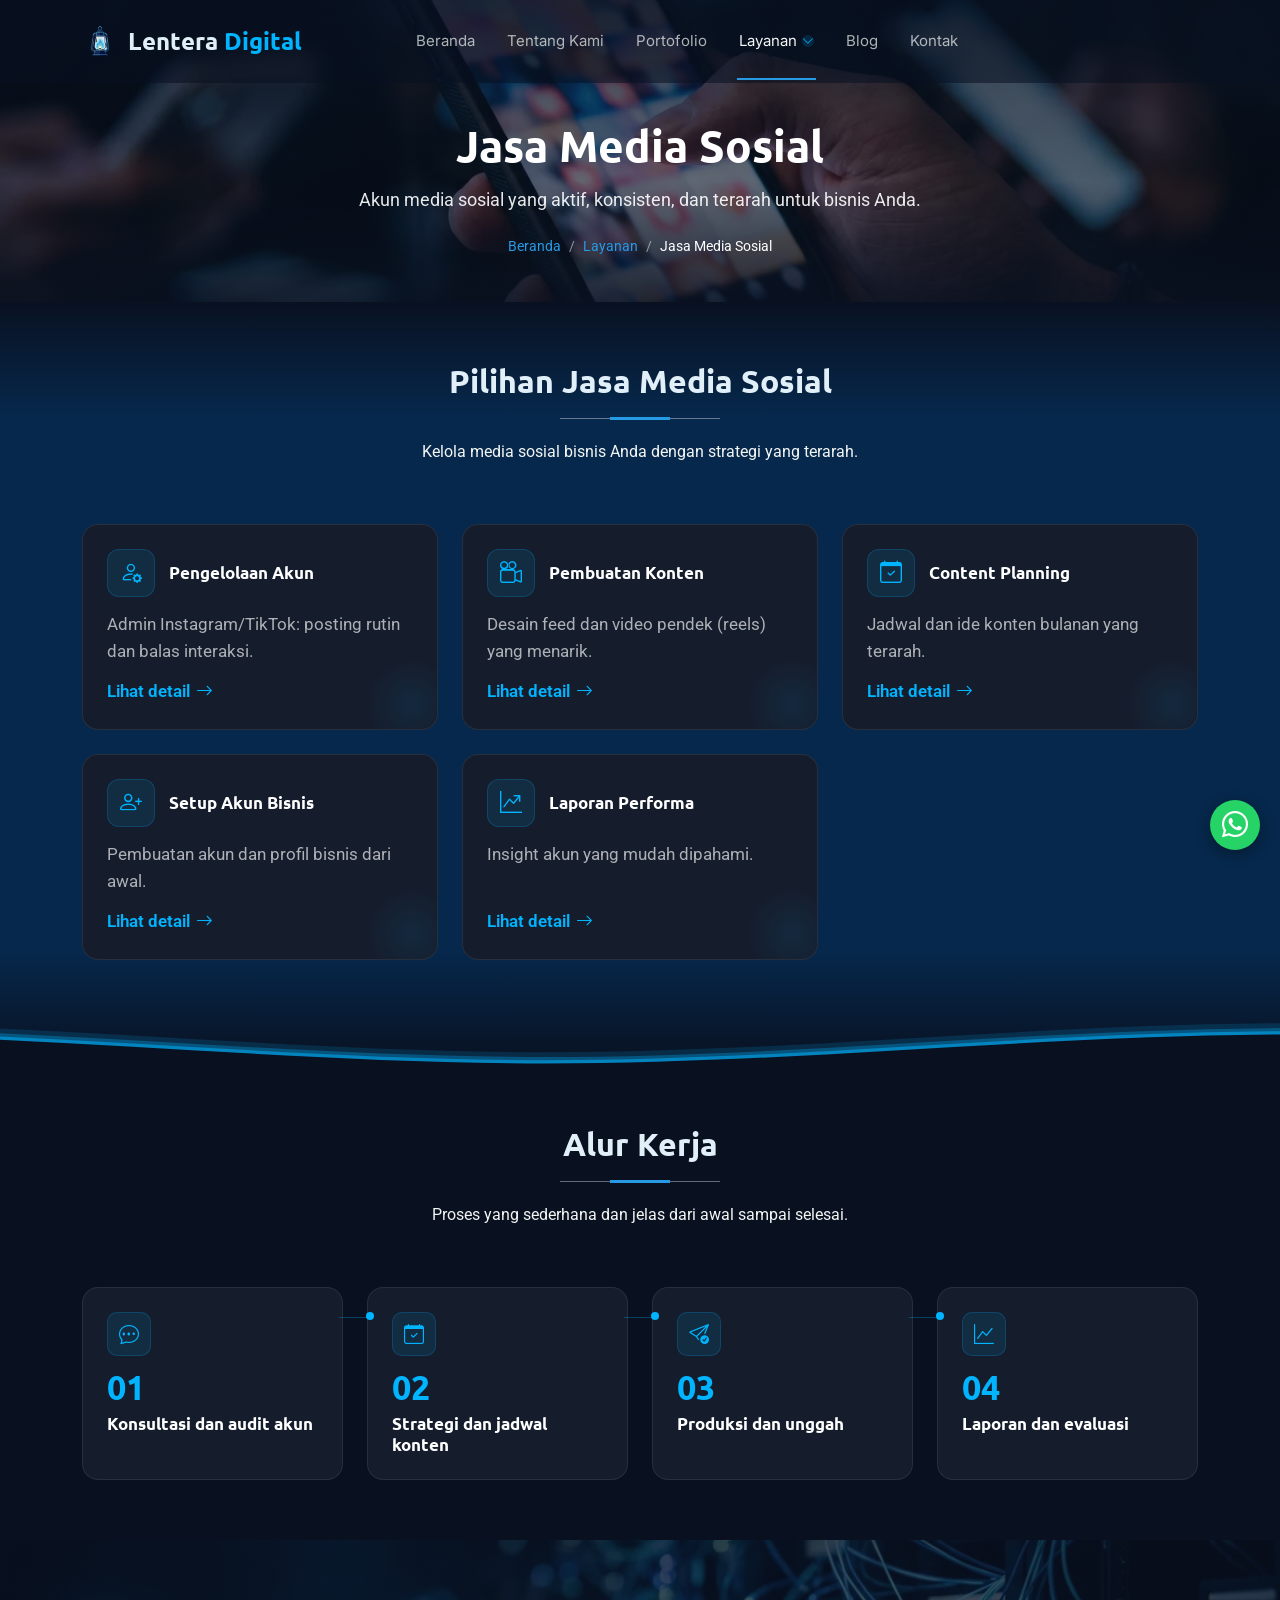
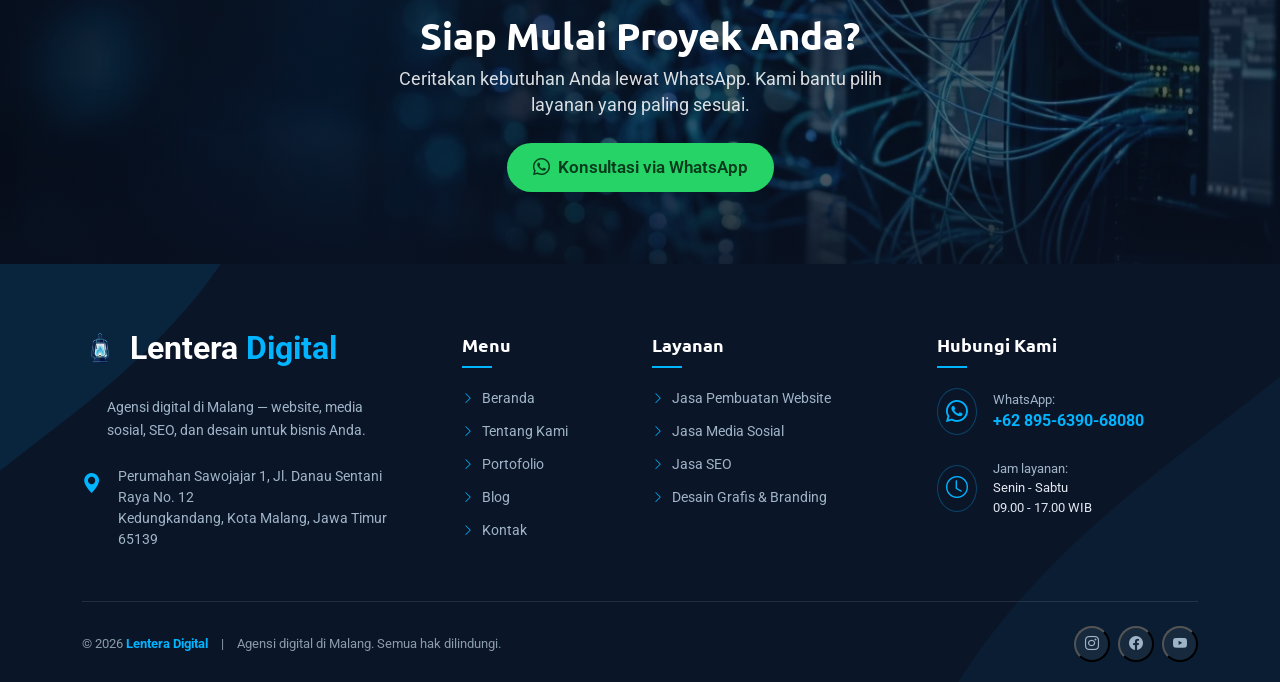
<file: layanan/media-sosial.html>
﻿<!DOCTYPE html>

<html lang="id">
<head>
<meta charset="utf-8"/>
  <link rel="icon" type="image/png" sizes="32x32" href="../assets/img/favicon-32.png">
  <link rel="apple-touch-icon" sizes="180x180" href="../assets/img/apple-touch-icon.png">
<meta content="width=device-width, initial-scale=1.0" name="viewport"/>
<title>Jasa Media Sosial Malang | Admin Instagram &amp; Konten</title>
<meta content="Jasa media sosial di Malang: pengelolaan akun Instagram dan TikTok, pembuatan konten, content planning, setup akun, dan laporan performa. Konsultasi via WhatsApp." name="description"/>
<meta content="jasa media sosial malang, jasa admin instagram, jasa social media management, jasa konten instagram, content planning, jasa admin tiktok" name="keywords"/>
<meta content="Lentera Digital" name="author"/>
<meta content="index, follow, max-image-preview:large, max-snippet:-1" name="robots"/>
<meta content="#091121" name="theme-color"/>
<link href="https://www.lenteradigital.id/layanan/media-sosial.html" rel="canonical"/>
<meta content="ID-JI" name="geo.region"/>
<meta content="Malang" name="geo.placename"/>
<meta content="id_ID" property="og:locale"/>
<meta content="website" property="og:type"/>
<meta content="Lentera Digital" property="og:site_name"/>
<meta content="Jasa Media Sosial Malang | Admin Instagram &amp; Konten" property="og:title"/>
<meta content="Jasa media sosial di Malang: pengelolaan akun Instagram dan TikTok, pembuatan konten, content planning, setup akun, dan laporan performa. Konsultasi via WhatsApp." property="og:description"/>
<meta content="https://www.lenteradigital.id/layanan/media-sosial.html" property="og:url"/>
<meta content="https://www.lenteradigital.id/assets/img/og-default.jpg" property="og:image"/>
<meta content="summary_large_image" name="twitter:card"/>
<meta content="Jasa Media Sosial Malang | Admin Instagram &amp; Konten" name="twitter:title"/>
<meta content="Jasa media sosial di Malang: pengelolaan akun Instagram dan TikTok, pembuatan konten, content planning, setup akun, dan laporan performa. Konsultasi via WhatsApp." name="twitter:description"/>
<meta content="https://www.lenteradigital.id/assets/img/og-default.jpg" name="twitter:image"/>
<link href="https://fonts.googleapis.com" rel="preconnect"/>
<link crossorigin="" href="https://fonts.gstatic.com" rel="preconnect"/>
<link rel="preload" as="style" href="https://fonts.googleapis.com/css2?family=Roboto:wght@400;500;700&amp;family=Inter:wght@400;500;600&amp;family=Ubuntu:wght@400;500;700&amp;family=Lora:ital,wght@0,400;0,600;1,400&amp;display=swap" onload="this.onload=null;this.rel='stylesheet'"/><noscript><link href="https://fonts.googleapis.com/css2?family=Roboto:wght@400;500;700&amp;family=Inter:wght@400;500;600&amp;family=Ubuntu:wght@400;500;700&amp;family=Lora:ital,wght@0,400;0,600;1,400&amp;display=swap" rel="stylesheet"/></noscript>
<link href="../assets/vendor/bootstrap/css/bootstrap.min.css" rel="stylesheet"/>
<link href="../assets/vendor/bootstrap-icons/bootstrap-icons.min.css" rel="stylesheet"/>
<link href="../assets/css/main.min.css" rel="stylesheet"/>
<link href="../assets/css/custom.min.css" rel="stylesheet"/>
<script type="application/ld+json">{"@context": "https://schema.org", "@graph": [{"@type": ["Organization", "ProfessionalService"], "@id": "https://www.lenteradigital.id/#org", "name": "Lentera Digital", "url": "https://www.lenteradigital.id/", "logo": {"@type": "ImageObject", "url": "https://www.lenteradigital.id/assets/img/logo.webp", "width": 512, "height": 512}, "image": "https://www.lenteradigital.id/assets/img/og-default.jpg", "telephone": "+62 895-6390-68080", "priceRange": "$$", "description": "Agensi digital di Malang: jasa pembuatan website, media sosial, SEO, serta desain grafis dan branding.", "address": {"@type": "PostalAddress", "streetAddress": "Perumahan Sawojajar 1, Jl. Danau Sentani Raya No. 12", "addressLocality": "Kota Malang", "addressRegion": "Jawa Timur", "postalCode": "65139", "addressCountry": "ID"}, "areaServed": [{"@type": "City", "name": "Malang"}, {"@type": "Country", "name": "Indonesia"}], "openingHoursSpecification": [{"@type": "OpeningHoursSpecification", "dayOfWeek": ["Monday", "Tuesday", "Wednesday", "Thursday", "Friday", "Saturday"], "opens": "09:00", "closes": "17:00"}], "contactPoint": {"@type": "ContactPoint", "telephone": "+62 895-6390-68080", "contactType": "customer service", "availableLanguage": "Indonesian"}}, {"@type": "WebSite", "@id": "https://www.lenteradigital.id/#website", "url": "https://www.lenteradigital.id/", "name": "Lentera Digital", "inLanguage": "id-ID", "publisher": {"@id": "https://www.lenteradigital.id/#org"}}, {"@type": "BreadcrumbList", "itemListElement": [{"@type": "ListItem", "position": 1, "name": "Beranda", "item": "https://www.lenteradigital.id/"}, {"@type": "ListItem", "position": 2, "name": "Layanan", "item": "https://www.lenteradigital.id/layanan.html"}, {"@type": "ListItem", "position": 3, "name": "Jasa Media Sosial", "item": "https://www.lenteradigital.id/layanan/media-sosial.html"}]}, {"@type": "Service", "@id": "https://www.lenteradigital.id/layanan/media-sosial.html#service", "name": "Jasa Media Sosial", "serviceType": "Jasa Media Sosial", "description": "Jasa media sosial di Malang: pengelolaan akun Instagram dan TikTok, pembuatan konten, content planning, setup akun, dan laporan performa. Konsultasi via WhatsApp.", "provider": {"@id": "https://www.lenteradigital.id/#org"}, "areaServed": {"@type": "City", "name": "Malang"}, "url": "https://www.lenteradigital.id/layanan/media-sosial.html", "hasOfferCatalog": {"@type": "OfferCatalog", "name": "Jasa Media Sosial", "itemListElement": [{"@type": "Offer", "itemOffered": {"@type": "Service", "name": "Pengelolaan Akun", "description": "Kami mengelola akun media sosial bisnis Anda sehari-hari, mulai dari mengunggah konten sesuai jadwal sampai membalas komentar dan pesan agar akun tetap aktif dan terpercaya."}}, {"@type": "Offer", "itemOffered": {"@type": "Service", "name": "Pembuatan Konten", "description": "Tim kami menyiapkan desain feed, carousel, dan video pendek sesuai karakter brand supaya tampilan akun konsisten dan menarik perhatian."}}, {"@type": "Offer", "itemOffered": {"@type": "Service", "name": "Content Planning", "description": "Content planning memetakan tema, format, dan jadwal unggah selama sebulan, sehingga konten tidak asal posting dan selaras dengan tujuan bisnis."}}, {"@type": "Offer", "itemOffered": {"@type": "Service", "name": "Setup Akun Bisnis", "description": "Untuk bisnis yang baru mulai, kami membuatkan akun dan merapikan profil: nama, bio, foto profil, sorotan, dan tautan, agar kesan pertama sudah profesional."}}, {"@type": "Offer", "itemOffered": {"@type": "Service", "name": "Laporan Performa", "description": "Setiap periode kami merangkum hasil akun, seperti jangkauan, interaksi, dan pertumbuhan pengikut, lalu memberi saran konten apa yang perlu dipertahankan atau diubah."}}]}}]}</script>
<meta content="1200" property="og:image:width"/>
<meta content="630" property="og:image:height"/>
<meta content="Ilustrasi ruang kerja agensi digital" property="og:image:alt"/>
</head>
<body class="inner-page" data-wa="62895639068080">
<header class="header d-flex align-items-center fixed-top" id="header">
<div class="container position-relative d-flex align-items-center">
<a aria-label="Lentera Digital - Beranda" class="logo d-flex align-items-center" href="../index.html">
<img src="../assets/img/logo-128.webp" alt="Lentera Digital" width="38" height="38">
<span class="sitename">Lentera <span class="accent">Digital</span></span>
</a>
<nav aria-label="Menu utama" class="navmenu mx-auto" id="navmenu">
<ul>
<li><a class="" href="../index.html">Beranda</a></li>
<li><a href="../tentang-kami.html">Tentang Kami</a></li>
<li><a href="../portofolio.html">Portofolio</a></li>
<li class="dropdown"><a class="active" href="../layanan.html"><span>Layanan</span> <i class="bi bi-chevron-down toggle-dropdown"></i></a><ul><li><a href="../layanan/website.html">Jasa Pembuatan Website</a></li><li><a href="../layanan/media-sosial.html">Jasa Media Sosial</a></li><li><a href="../layanan/seo.html">Jasa SEO</a></li><li><a href="../layanan/desain-grafis.html">Desain Grafis &amp; Branding</a></li></ul></li>
<li><a href="../blog.html">Blog</a></li>
<li><a href="../kontak.html">Kontak</a></li>
</ul>
<button type="button"  aria-expanded="false" aria-label="Buka menu" class="mobile-nav-toggle d-xl-none bi bi-list" role="button" style="background:none;border:none;padding:0;" aria-label="Buka menu" aria-expanded="false"></button>
</nav>
</div>
</header>
<main class="main">
<section class="page-hero" style="background-image:url('../assets/img/hero/hero-media-sosial.webp')">
<div class="container">
<h1>Jasa Media Sosial</h1>
<p>Akun media sosial yang aktif, konsisten, dan terarah untuk bisnis Anda.</p>
<nav aria-label="Breadcrumb"><ol><li><a href="../index.html">Beranda</a></li><li><a href="media-sosial.html">Layanan</a></li><li aria-current="page">Jasa Media Sosial</li></ol></nav>
</div>
</section>
<section class="section" id="jenis" style="background: linear-gradient(to bottom, #091121 0%, #06284c 15%, #06284c 85%, #091121 100%); padding-bottom: 0 !important;">
<div class="container section-title"><h2>Pilihan Jasa Media Sosial</h2><p>Kelola media sosial bisnis Anda dengan strategi yang terarah.</p></div>
<div class="container"><div class="row g-4">
<div class="col-md-6 col-lg-4">
<button class="svc-card" data-popup="d-layanan-media-sosial-0" type="button">
<div class="card-header"><span class="ico"><i class="bi bi-person-gear"></i></span> <h3>Pengelolaan Akun</h3></div>
<p>Admin Instagram/TikTok: posting rutin dan balas interaksi.</p>
<span class="more">Lihat detail <i class="bi bi-arrow-right"></i></span>
</button>
</div>
<div class="col-md-6 col-lg-4">
<button class="svc-card" data-popup="d-layanan-media-sosial-1" type="button">
<div class="card-header"><span class="ico"><i class="bi bi-camera-reels"></i></span> <h3>Pembuatan Konten</h3></div>
<p>Desain feed dan video pendek (reels) yang menarik.</p>
<span class="more">Lihat detail <i class="bi bi-arrow-right"></i></span>
</button>
</div>
<div class="col-md-6 col-lg-4">
<button class="svc-card" data-popup="d-layanan-media-sosial-2" type="button">
<div class="card-header"><span class="ico"><i class="bi bi-calendar-check"></i></span> <h3>Content Planning</h3></div>
<p>Jadwal dan ide konten bulanan yang terarah.</p>
<span class="more">Lihat detail <i class="bi bi-arrow-right"></i></span>
</button>
</div>
<div class="col-md-6 col-lg-4">
<button class="svc-card" data-popup="d-layanan-media-sosial-3" type="button">
<div class="card-header"><span class="ico"><i class="bi bi-person-plus"></i></span> <h3>Setup Akun Bisnis</h3></div>
<p>Pembuatan akun dan profil bisnis dari awal.</p>
<span class="more">Lihat detail <i class="bi bi-arrow-right"></i></span>
</button>
</div>
<div class="col-md-6 col-lg-4">
<button class="svc-card" data-popup="d-layanan-media-sosial-4" type="button">
<div class="card-header"><span class="ico"><i class="bi bi-graph-up-arrow"></i></span> <h3>Laporan Performa</h3></div>
<p>Insight akun yang mudah dipahami.</p>
<span class="more">Lihat detail <i class="bi bi-arrow-right"></i></span>
</button>
</div>
</div></div>
<!-- Wave transition -->
<div class="waves-wrapper" style="position:relative; width:100%; height:45px; margin-top:60px; overflow:hidden;">
<svg class="waves" preserveaspectratio="none" shape-rendering="auto" style="position:absolute; bottom:0; width:100%; height:45px;" viewbox="0 24 150 28" xmlns="http://www.w3.org/2000/svg" xmlns:xlink="http://www.w3.org/1999/xlink">
<defs>
<path d="M-160 44c30 0 58-18 88-18s 58 18 88 18 58-18 88-18 58 18 88 18 v44h-352z" id="gentle-wave"></path>
</defs>
<g class="parallax">
<use fill="rgba(0, 180, 255, 0.15)" x="48" xlink:href="#gentle-wave" y="0"></use>
<use fill="rgba(0, 180, 255, 0.3)" x="48" xlink:href="#gentle-wave" y="3"></use>
<use fill="rgba(0, 180, 255, 0.5)" x="48" xlink:href="#gentle-wave" y="5"></use>
<use fill="#091121" x="48" xlink:href="#gentle-wave" y="7"></use>
</g>
</svg>
</div>
</section>
<section class="section" id="alur">
<div class="container section-title"><h2>Alur Kerja</h2><p>Proses yang sederhana dan jelas dari awal sampai selesai.</p></div>
<div class="container"><div class="row g-4 steps-row">
<div class="col-sm-6 col-lg-3"><div class="step"><span class="step-ico"><i class="bi bi-chat-dots"></i></span><div class="no">01</div><h3>Konsultasi dan audit akun</h3></div></div>
<div class="col-sm-6 col-lg-3"><div class="step"><span class="step-ico"><i class="bi bi-calendar-check"></i></span><div class="no">02</div><h3>Strategi dan jadwal konten</h3></div></div>
<div class="col-sm-6 col-lg-3"><div class="step"><span class="step-ico"><i class="bi bi-send-check"></i></span><div class="no">03</div><h3>Produksi dan unggah</h3></div></div>
<div class="col-sm-6 col-lg-3"><div class="step"><span class="step-ico"><i class="bi bi-graph-up"></i></span><div class="no">04</div><h3>Laporan dan evaluasi</h3></div></div>
</div></div>
</section>
<section class="cta-img section" data-bg="../assets/img/cta-background.webp" style="background-color: #0b1528;">
<div class="container">
<h2>Siap Mulai Proyek Anda?</h2>
<p>Ceritakan kebutuhan Anda lewat WhatsApp. Kami bantu pilih layanan yang paling sesuai.</p>
<a class="btn-wa" href="https://wa.me/62895639068080?text=Halo%2C%20saya%20ingin%20konsultasi%20tentang%20layanan%20Lentera%20Digital." rel="noopener" target="_blank"><i class="bi bi-whatsapp"></i> Konsultasi via WhatsApp</a>
</div>
</section>
<div aria-hidden="true" hidden="">
<div hidden="" id="d-layanan-media-sosial-0">
<div class="popup-header-line"></div>
<h3 class="popup-title">Detail <span class="glow">Layanan</span></h3>
<p class="popup-desc">Kami mengelola akun media sosial bisnis Anda sehari-hari, mulai dari mengunggah konten sesuai jadwal sampai membalas komentar dan pesan agar akun tetap aktif dan terpercaya.</p>
<div class="popup-section">
<div class="ps-header">
<div class="ps-icon"><i class="bi bi-list-task"></i></div>
<h4 class="ps-title">Yang Anda Dapatkan</h4>
</div>
<ul class="ps-list-check">
<li>Posting terjadwal rutin</li><li>Balas komentar dan DM</li><li>Penyesuaian caption dan hashtag</li><li>Pemantauan akun harian</li>
</ul>
</div>
<hr class="popup-divider"/>
<div class="popup-grid">
<div class="popup-col">
<div class="ps-header">
<div class="ps-icon"><i class="bi bi-bullseye"></i></div>
<h4 class="ps-title">Cocok Untuk</h4>
</div>
<p class="ps-text">Bisnis yang sibuk dan tidak sempat mengurus akun sendiri.</p>
<div class="popup-actions-new">
<a class="btn-wa-blue" data-wa-text="Halo, saya tertarik dengan layanan Pengelolaan Akun (Jasa Media Sosial). Boleh minta info lebih lanjut?" href="https://wa.me/62895639068080?text=Halo%2C%20saya%20tertarik%20dengan%20layanan%20Pengelolaan%20Akun%20%28Jasa%20Media%20Sosial%29.%20Boleh%20minta%20info%20lebih%20lanjut%3F" target="_blank" rel="noopener">
<i class="bi bi-whatsapp"></i> Hubungi via WhatsApp <i class="bi bi-arrow-right"></i>
</a>
</div>
</div>
<div class="popup-col">
<div class="ps-header">
<div class="ps-icon"><i class="bi bi-briefcase"></i></div>
<h4 class="ps-title">Alur Kerja</h4>
</div>
<ol class="ps-list-num">
<li>Konsultasi dan audit akun</li><li>Strategi dan jadwal konten</li><li>Produksi dan unggah</li><li>Laporan dan evaluasi</li>
</ol>
</div>
</div>
</div>
<div hidden="" id="d-layanan-media-sosial-1">
<div class="popup-header-line"></div>
<h3 class="popup-title">Detail <span class="glow">Layanan</span></h3>
<p class="popup-desc">Tim kami menyiapkan desain feed, carousel, dan video pendek sesuai karakter brand supaya tampilan akun konsisten dan menarik perhatian.</p>
<div class="popup-section">
<div class="ps-header">
<div class="ps-icon"><i class="bi bi-list-task"></i></div>
<h4 class="ps-title">Yang Anda Dapatkan</h4>
</div>
<ul class="ps-list-check">
<li>Desain feed dan carousel</li><li>Video pendek / reels</li><li>Caption yang persuasif</li><li>Tampilan konsisten dengan brand</li>
</ul>
</div>
<hr class="popup-divider"/>
<div class="popup-grid">
<div class="popup-col">
<div class="ps-header">
<div class="ps-icon"><i class="bi bi-bullseye"></i></div>
<h4 class="ps-title">Cocok Untuk</h4>
</div>
<p class="ps-text">Brand yang butuh konten rutin dengan kualitas visual terjaga.</p>
<div class="popup-actions-new">
<a class="btn-wa-blue" data-wa-text="Halo, saya tertarik dengan layanan Pembuatan Konten (Jasa Media Sosial). Boleh minta info lebih lanjut?" href="https://wa.me/62895639068080?text=Halo%2C%20saya%20tertarik%20dengan%20layanan%20Pembuatan%20Konten%20%28Jasa%20Media%20Sosial%29.%20Boleh%20minta%20info%20lebih%20lanjut%3F" target="_blank" rel="noopener">
<i class="bi bi-whatsapp"></i> Hubungi via WhatsApp <i class="bi bi-arrow-right"></i>
</a>
</div>
</div>
<div class="popup-col">
<div class="ps-header">
<div class="ps-icon"><i class="bi bi-briefcase"></i></div>
<h4 class="ps-title">Alur Kerja</h4>
</div>
<ol class="ps-list-num">
<li>Konsultasi dan audit akun</li><li>Strategi dan jadwal konten</li><li>Produksi dan unggah</li><li>Laporan dan evaluasi</li>
</ol>
</div>
</div>
</div>
<div hidden="" id="d-layanan-media-sosial-2">
<div class="popup-header-line"></div>
<h3 class="popup-title">Detail <span class="glow">Layanan</span></h3>
<p class="popup-desc">Content planning memetakan tema, format, dan jadwal unggah selama sebulan, sehingga konten tidak asal posting dan selaras dengan tujuan bisnis.</p>
<div class="popup-section">
<div class="ps-header">
<div class="ps-icon"><i class="bi bi-list-task"></i></div>
<h4 class="ps-title">Yang Anda Dapatkan</h4>
</div>
<ul class="ps-list-check">
<li>Kalender konten bulanan</li><li>Ide dan tema per pekan</li><li>Pembagian format (foto, video, carousel)</li><li>Evaluasi di akhir bulan</li>
</ul>
</div>
<hr class="popup-divider"/>
<div class="popup-grid">
<div class="popup-col">
<div class="ps-header">
<div class="ps-icon"><i class="bi bi-bullseye"></i></div>
<h4 class="ps-title">Cocok Untuk</h4>
</div>
<p class="ps-text">Bisnis yang ingin media sosialnya lebih terencana.</p>
<div class="popup-actions-new">
<a class="btn-wa-blue" data-wa-text="Halo, saya tertarik dengan layanan Content Planning (Jasa Media Sosial). Boleh minta info lebih lanjut?" href="https://wa.me/62895639068080?text=Halo%2C%20saya%20tertarik%20dengan%20layanan%20Content%20Planning%20%28Jasa%20Media%20Sosial%29.%20Boleh%20minta%20info%20lebih%20lanjut%3F" target="_blank" rel="noopener">
<i class="bi bi-whatsapp"></i> Hubungi via WhatsApp <i class="bi bi-arrow-right"></i>
</a>
</div>
</div>
<div class="popup-col">
<div class="ps-header">
<div class="ps-icon"><i class="bi bi-briefcase"></i></div>
<h4 class="ps-title">Alur Kerja</h4>
</div>
<ol class="ps-list-num">
<li>Konsultasi dan audit akun</li><li>Strategi dan jadwal konten</li><li>Produksi dan unggah</li><li>Laporan dan evaluasi</li>
</ol>
</div>
</div>
</div>
<div hidden="" id="d-layanan-media-sosial-3">
<div class="popup-header-line"></div>
<h3 class="popup-title">Detail <span class="glow">Layanan</span></h3>
<p class="popup-desc">Untuk bisnis yang baru mulai, kami membuatkan akun dan merapikan profil: nama, bio, foto profil, sorotan, dan tautan, agar kesan pertama sudah profesional.</p>
<div class="popup-section">
<div class="ps-header">
<div class="ps-icon"><i class="bi bi-list-task"></i></div>
<h4 class="ps-title">Yang Anda Dapatkan</h4>
</div>
<ul class="ps-list-check">
<li>Pembuatan akun bisnis</li><li>Bio, foto profil, dan highlight</li><li>Tautan WhatsApp dan website</li><li>Panduan dasar penggunaan</li>
</ul>
</div>
<hr class="popup-divider"/>
<div class="popup-grid">
<div class="popup-col">
<div class="ps-header">
<div class="ps-icon"><i class="bi bi-bullseye"></i></div>
<h4 class="ps-title">Cocok Untuk</h4>
</div>
<p class="ps-text">Usaha baru atau akun lama yang perlu dirapikan.</p>
<div class="popup-actions-new">
<a class="btn-wa-blue" data-wa-text="Halo, saya tertarik dengan layanan Setup Akun Bisnis (Jasa Media Sosial). Boleh minta info lebih lanjut?" href="https://wa.me/62895639068080?text=Halo%2C%20saya%20tertarik%20dengan%20layanan%20Setup%20Akun%20Bisnis%20%28Jasa%20Media%20Sosial%29.%20Boleh%20minta%20info%20lebih%20lanjut%3F" target="_blank" rel="noopener">
<i class="bi bi-whatsapp"></i> Hubungi via WhatsApp <i class="bi bi-arrow-right"></i>
</a>
</div>
</div>
<div class="popup-col">
<div class="ps-header">
<div class="ps-icon"><i class="bi bi-briefcase"></i></div>
<h4 class="ps-title">Alur Kerja</h4>
</div>
<ol class="ps-list-num">
<li>Konsultasi dan audit akun</li><li>Strategi dan jadwal konten</li><li>Produksi dan unggah</li><li>Laporan dan evaluasi</li>
</ol>
</div>
</div>
</div>
<div hidden="" id="d-layanan-media-sosial-4">
<div class="popup-header-line"></div>
<h3 class="popup-title">Detail <span class="glow">Layanan</span></h3>
<p class="popup-desc">Setiap periode kami merangkum hasil akun, seperti jangkauan, interaksi, dan pertumbuhan pengikut, lalu memberi saran konten apa yang perlu dipertahankan atau diubah.</p>
<div class="popup-section">
<div class="ps-header">
<div class="ps-icon"><i class="bi bi-list-task"></i></div>
<h4 class="ps-title">Yang Anda Dapatkan</h4>
</div>
<ul class="ps-list-check">
<li>Ringkasan insight akun</li><li>Konten terbaik dan terlemah</li><li>Pertumbuhan pengikut dan interaksi</li><li>Rekomendasi langkah berikutnya</li>
</ul>
</div>
<hr class="popup-divider"/>
<div class="popup-grid">
<div class="popup-col">
<div class="ps-header">
<div class="ps-icon"><i class="bi bi-bullseye"></i></div>
<h4 class="ps-title">Cocok Untuk</h4>
</div>
<p class="ps-text">Bisnis yang ingin tahu apakah media sosialnya benar-benar bekerja.</p>
<div class="popup-actions-new">
<a class="btn-wa-blue" data-wa-text="Halo, saya tertarik dengan layanan Laporan Performa (Jasa Media Sosial). Boleh minta info lebih lanjut?" href="https://wa.me/62895639068080?text=Halo%2C%20saya%20tertarik%20dengan%20layanan%20Laporan%20Performa%20%28Jasa%20Media%20Sosial%29.%20Boleh%20minta%20info%20lebih%20lanjut%3F" target="_blank" rel="noopener">
<i class="bi bi-whatsapp"></i> Hubungi via WhatsApp <i class="bi bi-arrow-right"></i>
</a>
</div>
</div>
<div class="popup-col">
<div class="ps-header">
<div class="ps-icon"><i class="bi bi-briefcase"></i></div>
<h4 class="ps-title">Alur Kerja</h4>
</div>
<ol class="ps-list-num">
<li>Konsultasi dan audit akun</li><li>Strategi dan jadwal konten</li><li>Produksi dan unggah</li><li>Laporan dan evaluasi</li>
</ol>
</div>
</div>
</div>
</div>
</main>
<footer class="fs-m footer" id="footer" style="background-color: #0b1528; color: #b0c4de; position: relative; overflow: hidden; padding: 60px 0 20px; font-size: 14px;">
<!-- Wave decorations -->
<svg style="position: absolute; top: -50px; left: -50px; width: 300px; height: 300px; opacity: 0.1; pointer-events: none;" viewbox="0 0 200 200" xmlns="http://www.w3.org/2000/svg">
<path d="M0,0 L200,0 C150,100 50,150 0,200 Z" fill="#00b4ff"></path>
</svg>
<svg style="position: absolute; bottom: -50px; right: -50px; width: 400px; height: 400px; opacity: 0.05; pointer-events: none;" viewbox="0 0 200 200" xmlns="http://www.w3.org/2000/svg">
<path d="M200,200 L0,200 C50,100 150,50 200,0 Z" fill="#00b4ff"></path>
</svg>
<div class="container" style="position: relative; z-index: 1;">
<div class="row gy-4 mb-5">
<!-- Col 1 -->
<div class="col-lg-4 col-md-12 pe-lg-5">
<a class="d-flex align-items-center mb-4" href="../index.html" style="text-decoration: none;"><img src="../assets/img/logo-128.webp" alt="Lentera Digital" style="max-height:46px;width:auto;margin-right:12px;" width="36" height="36"><span style="font-size: 32px; font-weight: 700; color: #fff;">Lentera <span style="color: #00b4ff;">Digital</span></span>
</a>
<p style="color: #a0b4c8; line-height: 1.6; margin-bottom: 25px; padding-left: 25px;">Agensi digital di Malang — website, media sosial, SEO, dan desain untuk bisnis Anda.</p>
<div class="d-flex align-items-start gap-3">
<i class="bi bi-geo-alt-fill" style="color: #00b4ff; font-size: 20px; margin-top: 2px;"></i>
<p style="color: #a0b4c8; line-height: 1.5; margin: 0;">Perumahan Sawojajar 1, Jl. Danau Sentani Raya No. 12<br/>Kedungkandang, Kota Malang, Jawa Timur 65139</p>
</div>
</div>
<!-- Col 2 -->
<div class="col-lg-2 col-md-4" style="padding-top:10px;">
<h2 class="h4" style="color: #fff; font-size: 18px; font-weight: 600; margin-bottom: 20px; position: relative; padding-bottom: 12px;">Menu
            <span style="position: absolute; left: 0; bottom: 0; width: 30px; height: 2px; background: #00b4ff;"></span>
</h2>
<ul class="footer-links-list" style="list-style: none; padding: 0; margin: 0;">
<li style="margin-bottom: 12px;"><a href="../index.html" style="color: #a0b4c8; text-decoration: none; display: flex; align-items: center; gap: 8px; transition: color 0.3s;"><i class="fs-m bi bi-chevron-right" style="color: #00b4ff; font-size: 12px;"></i> Beranda</a></li>
<li style="margin-bottom: 12px;"><a href="../tentang-kami.html" style="color: #a0b4c8; text-decoration: none; display: flex; align-items: center; gap: 8px; transition: color 0.3s;"><i class="fs-m bi bi-chevron-right" style="color: #00b4ff; font-size: 12px;"></i> Tentang Kami</a></li>
<li style="margin-bottom: 12px;"><a href="../portofolio.html" style="color: #a0b4c8; text-decoration: none; display: flex; align-items: center; gap: 8px; transition: color 0.3s;"><i class="fs-m bi bi-chevron-right" style="color: #00b4ff; font-size: 12px;"></i> Portofolio</a></li>
<li style="margin-bottom: 12px;"><a href="../blog.html" style="color: #a0b4c8; text-decoration: none; display: flex; align-items: center; gap: 8px; transition: color 0.3s;"><i class="fs-m bi bi-chevron-right" style="color: #00b4ff; font-size: 12px;"></i> Blog</a></li>
<li style="margin-bottom: 12px;"><a href="../kontak.html" style="color: #a0b4c8; text-decoration: none; display: flex; align-items: center; gap: 8px; transition: color 0.3s;"><i class="fs-m bi bi-chevron-right" style="color: #00b4ff; font-size: 12px;"></i> Kontak</a></li>
</ul>
</div>
<!-- Col 3 -->
<div class="col-lg-3 col-md-4" style="padding-top:10px;">
<h2 class="h4" style="color: #fff; font-size: 18px; font-weight: 600; margin-bottom: 20px; position: relative; padding-bottom: 12px;">Layanan
            <span style="position: absolute; left: 0; bottom: 0; width: 30px; height: 2px; background: #00b4ff;"></span>
</h2>
<ul class="footer-links-list" style="list-style: none; padding: 0; margin: 0;">
<li style="margin-bottom: 12px;"><a href="../layanan/website.html" style="color: #a0b4c8; text-decoration: none; display: flex; align-items: center; gap: 8px; transition: color 0.3s;"><i class="fs-m bi bi-chevron-right" style="color: #00b4ff; font-size: 12px;"></i> Jasa Pembuatan Website</a></li>
<li style="margin-bottom: 12px;"><a href="../layanan/media-sosial.html" style="color: #a0b4c8; text-decoration: none; display: flex; align-items: center; gap: 8px; transition: color 0.3s;"><i class="fs-m bi bi-chevron-right" style="color: #00b4ff; font-size: 12px;"></i> Jasa Media Sosial</a></li>
<li style="margin-bottom: 12px;"><a href="../layanan/seo.html" style="color: #a0b4c8; text-decoration: none; display: flex; align-items: center; gap: 8px; transition: color 0.3s;"><i class="fs-m bi bi-chevron-right" style="color: #00b4ff; font-size: 12px;"></i> Jasa SEO</a></li>
<li style="margin-bottom: 12px;"><a href="../layanan/desain-grafis.html" style="color: #a0b4c8; text-decoration: none; display: flex; align-items: center; gap: 8px; transition: color 0.3s;"><i class="fs-m bi bi-chevron-right" style="color: #00b4ff; font-size: 12px;"></i> Desain Grafis &amp; Branding</a></li>
</ul>
</div>
<!-- Col 4 -->
<div class="col-lg-3 col-md-4" style="padding-top:10px;">
<h2 class="h4" style="color: #fff; font-size: 18px; font-weight: 600; margin-bottom: 20px; position: relative; padding-bottom: 12px;">Hubungi Kami
            <span style="position: absolute; left: 0; bottom: 0; width: 30px; height: 2px; background: #00b4ff;"></span>
</h2>
<div class="d-flex align-items-center gap-3 mb-4">
<i class="bi bi-whatsapp" style="color: #00b4ff; font-size: 22px; border: 1px solid rgba(0,180,255,0.3); border-radius: 50%; padding: 6px 8px;"></i>
<div>
<p class="fs-m" style="color: #a0b4c8; margin: 0; font-size: 13px;">WhatsApp:</p>
<a href="https://wa.me/62895639068080" class="fs-m" style="color: #00b4ff; font-weight: 700; text-decoration: none; font-size: 16px; display: inline-block; white-space: nowrap;">+62 895-6390-68080</a>
</div>
</div>
<div class="d-flex align-items-center gap-3">
<i class="bi bi-clock" style="color: #00b4ff; font-size: 22px; border: 1px solid rgba(0,180,255,0.3); border-radius: 50%; padding: 6px 8px;"></i>
<div>
<p class="fs-m" style="color: #a0b4c8; margin: 0; font-size: 13px;">Jam layanan:</p>
<p class="fs-m" style="color: #e0e8f0; margin: 0; font-size: 13px;">Senin - Sabtu<br/>09.00 - 17.00 WIB</p>
</div>
</div>
</div>
</div>
<div class="d-flex flex-column flex-md-row justify-content-between align-items-center pt-4" style="border-top: 1px solid rgba(255,255,255,0.1);">
<p class="fs-m" style="color: #8a9ba8; margin: 0; font-size: 13px;">© 2026 <strong style="color:#00b4ff;">Lentera Digital</strong> <span style="margin:0 10px;">|</span> Agensi digital di Malang. Semua hak dilindungi.</p>
<div class="d-flex gap-2 mt-3 mt-md-0">
<button type="button"  aria-label="Social Link"  style="width: 36px; height: 36px; background: rgba(255,255,255,0.05); border-radius: 50%; display: flex; justify-content: center; align-items: center; color: #a0b4c8; text-decoration: none; transition: background 0.3s;"><i class="bi bi-instagram"></i></button>
<button type="button"  aria-label="Social Link"  style="width: 36px; height: 36px; background: rgba(255,255,255,0.05); border-radius: 50%; display: flex; justify-content: center; align-items: center; color: #a0b4c8; text-decoration: none; transition: background 0.3s;"><i class="bi bi-facebook"></i></button>
<button type="button"  aria-label="Social Link"  style="width: 36px; height: 36px; background: rgba(255,255,255,0.05); border-radius: 50%; display: flex; justify-content: center; align-items: center; color: #a0b4c8; text-decoration: none; transition: background 0.3s;"><i class="bi bi-youtube"></i></button>
</div>
</div>
</div>
<style>
      .footer-links-list li a:hover { color: #00b4ff !important; }
      .footer-links-list .bi-chevron-right { transition: transform 0.3s; }
      .footer-links-list li a:hover .bi-chevron-right { transform: translateX(4px); }
    </style>
</footer>
<a aria-label="Chat WhatsApp" class="float-wa" href="https://wa.me/62895639068080?text=Halo%2C%20saya%20ingin%20bertanya%20tentang%20layanan%20Lentera%20Digital." rel="noopener" target="_blank"><i class="bi bi-whatsapp"></i></a>
<button type="button"  aria-label="Social Link" aria-label="Ke atas" class="scroll-top d-flex align-items-center justify-content-center"  id="scroll-top" aria-label="Ke atas"><i class="bi bi-arrow-up-short"></i></button>
<dialog aria-label="Detail" class="popup" id="popup">
<button aria-label="Tutup" class="popup-close" type="button"><i class="bi bi-x-lg"></i></button>
<div class="popup-body"></div>
</dialog>
<script src="../assets/js/main.js"></script>
</body>
</html>
</file>
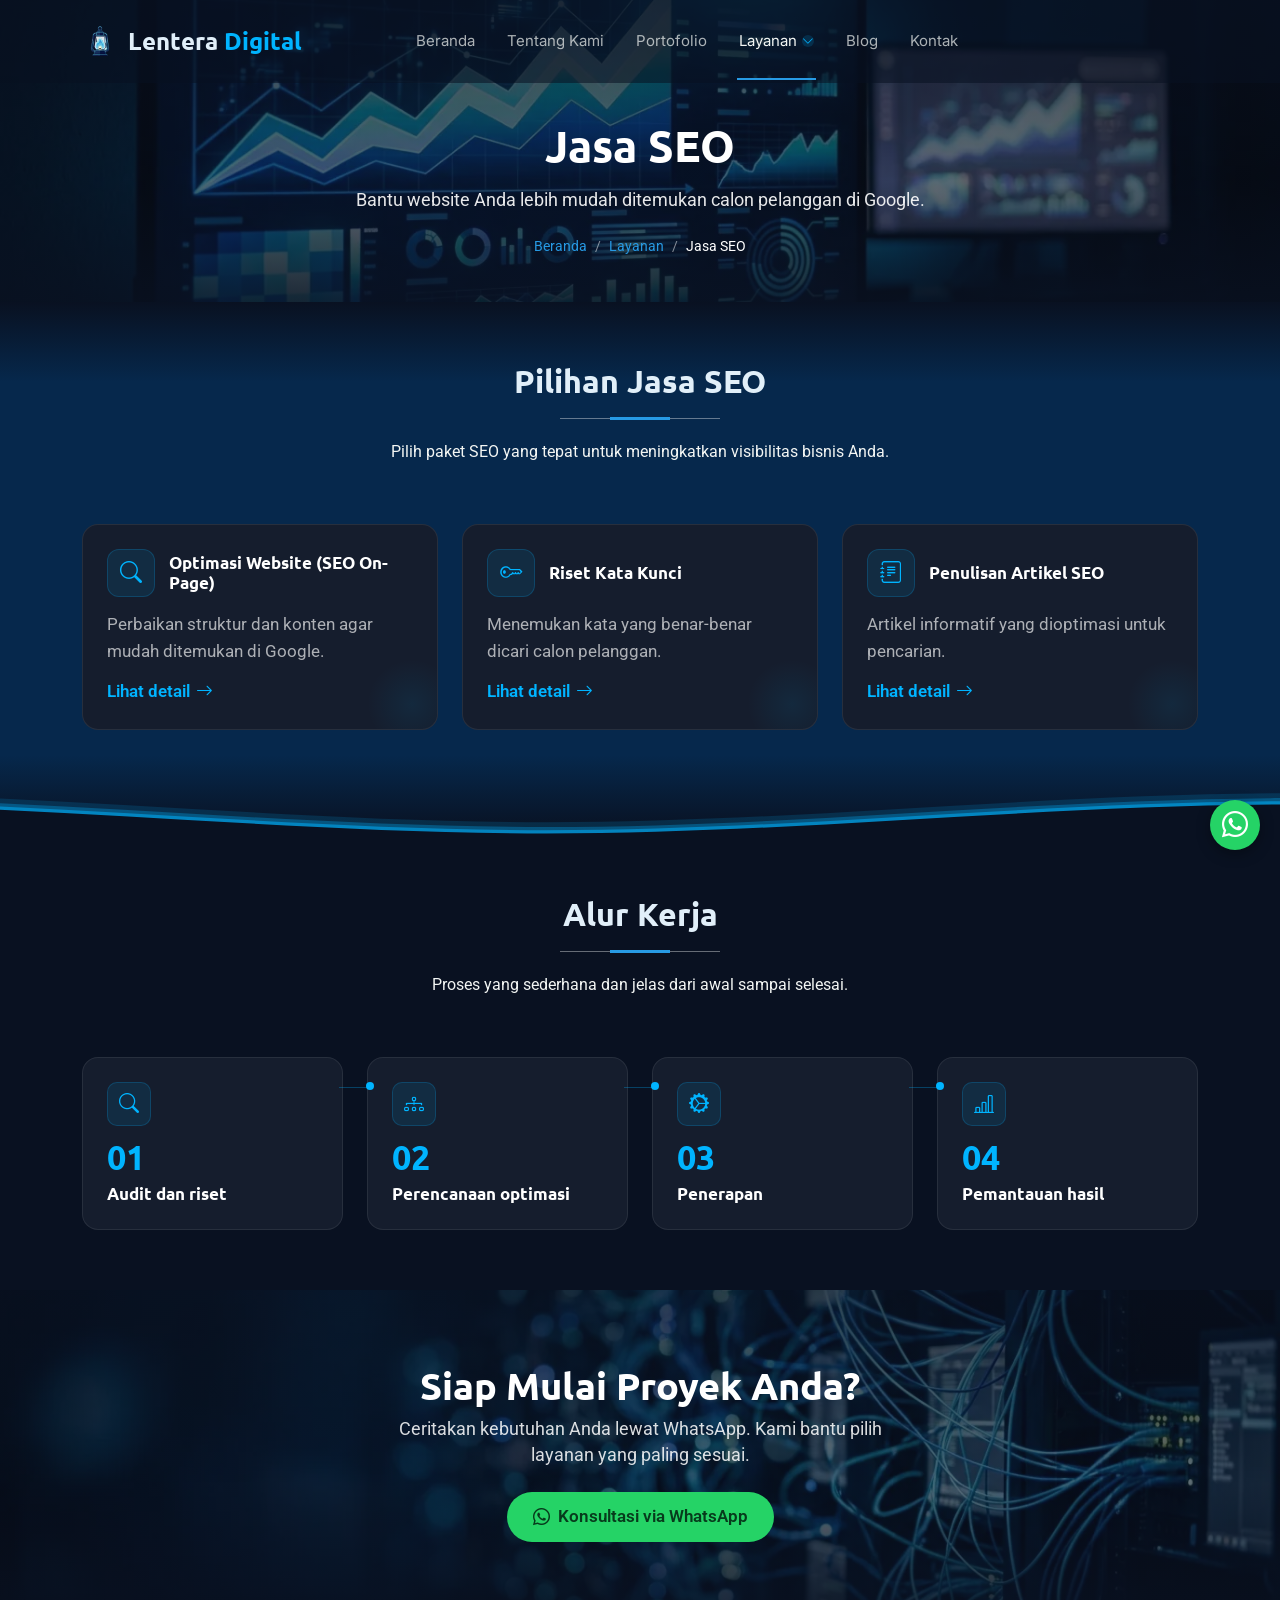
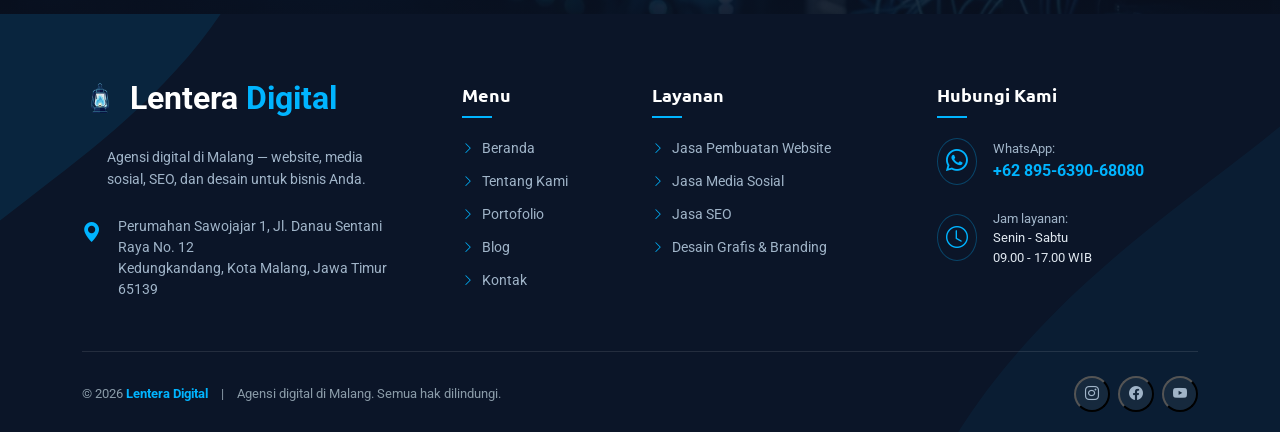
<file: layanan/seo.html>
﻿<!DOCTYPE html>

<html lang="id">
<head>
<meta charset="utf-8"/>
  <link rel="icon" type="image/png" sizes="32x32" href="../assets/img/favicon-32.png">
  <link rel="apple-touch-icon" sizes="180x180" href="../assets/img/apple-touch-icon.png">
<meta content="width=device-width, initial-scale=1.0" name="viewport"/>
<title>Jasa SEO Malang | Optimasi Website &amp; Artikel SEO</title>
<meta content="Jasa SEO di Malang: optimasi website (on-page), riset kata kunci, dan penulisan artikel SEO agar bisnis Anda mudah ditemukan di Google. Konsultasi via WhatsApp." name="description"/>
<meta content="jasa seo malang, jasa seo website, optimasi website, riset kata kunci, jasa artikel seo, seo on page" name="keywords"/>
<meta content="Lentera Digital" name="author"/>
<meta content="index, follow, max-image-preview:large, max-snippet:-1" name="robots"/>
<meta content="#091121" name="theme-color"/>
<link href="https://www.lenteradigital.id/layanan/seo.html" rel="canonical"/>
<meta content="ID-JI" name="geo.region"/>
<meta content="Malang" name="geo.placename"/>
<meta content="id_ID" property="og:locale"/>
<meta content="website" property="og:type"/>
<meta content="Lentera Digital" property="og:site_name"/>
<meta content="Jasa SEO Malang | Optimasi Website &amp; Artikel SEO" property="og:title"/>
<meta content="Jasa SEO di Malang: optimasi website (on-page), riset kata kunci, dan penulisan artikel SEO agar bisnis Anda mudah ditemukan di Google. Konsultasi via WhatsApp." property="og:description"/>
<meta content="https://www.lenteradigital.id/layanan/seo.html" property="og:url"/>
<meta content="https://www.lenteradigital.id/assets/img/og-default.jpg" property="og:image"/>
<meta content="summary_large_image" name="twitter:card"/>
<meta content="Jasa SEO Malang | Optimasi Website &amp; Artikel SEO" name="twitter:title"/>
<meta content="Jasa SEO di Malang: optimasi website (on-page), riset kata kunci, dan penulisan artikel SEO agar bisnis Anda mudah ditemukan di Google. Konsultasi via WhatsApp." name="twitter:description"/>
<meta content="https://www.lenteradigital.id/assets/img/og-default.jpg" name="twitter:image"/>
<link href="https://fonts.googleapis.com" rel="preconnect"/>
<link crossorigin="" href="https://fonts.gstatic.com" rel="preconnect"/>
<link rel="preload" as="style" href="https://fonts.googleapis.com/css2?family=Roboto:wght@400;500;700&amp;family=Inter:wght@400;500;600&amp;family=Ubuntu:wght@400;500;700&amp;family=Lora:ital,wght@0,400;0,600;1,400&amp;display=swap" onload="this.onload=null;this.rel='stylesheet'"/><noscript><link href="https://fonts.googleapis.com/css2?family=Roboto:wght@400;500;700&amp;family=Inter:wght@400;500;600&amp;family=Ubuntu:wght@400;500;700&amp;family=Lora:ital,wght@0,400;0,600;1,400&amp;display=swap" rel="stylesheet"/></noscript>
<link href="../assets/vendor/bootstrap/css/bootstrap.min.css" rel="stylesheet"/>
<link href="../assets/vendor/bootstrap-icons/bootstrap-icons.min.css" rel="stylesheet"/>
<link href="../assets/css/main.min.css" rel="stylesheet"/>
<link href="../assets/css/custom.min.css" rel="stylesheet"/>
<script type="application/ld+json">{"@context": "https://schema.org", "@graph": [{"@type": ["Organization", "ProfessionalService"], "@id": "https://www.lenteradigital.id/#org", "name": "Lentera Digital", "url": "https://www.lenteradigital.id/", "logo": {"@type": "ImageObject", "url": "https://www.lenteradigital.id/assets/img/logo.webp", "width": 512, "height": 512}, "image": "https://www.lenteradigital.id/assets/img/og-default.jpg", "telephone": "+62 895-6390-68080", "priceRange": "$$", "description": "Agensi digital di Malang: jasa pembuatan website, media sosial, SEO, serta desain grafis dan branding.", "address": {"@type": "PostalAddress", "streetAddress": "Perumahan Sawojajar 1, Jl. Danau Sentani Raya No. 12", "addressLocality": "Kota Malang", "addressRegion": "Jawa Timur", "postalCode": "65139", "addressCountry": "ID"}, "areaServed": [{"@type": "City", "name": "Malang"}, {"@type": "Country", "name": "Indonesia"}], "openingHoursSpecification": [{"@type": "OpeningHoursSpecification", "dayOfWeek": ["Monday", "Tuesday", "Wednesday", "Thursday", "Friday", "Saturday"], "opens": "09:00", "closes": "17:00"}], "contactPoint": {"@type": "ContactPoint", "telephone": "+62 895-6390-68080", "contactType": "customer service", "availableLanguage": "Indonesian"}}, {"@type": "WebSite", "@id": "https://www.lenteradigital.id/#website", "url": "https://www.lenteradigital.id/", "name": "Lentera Digital", "inLanguage": "id-ID", "publisher": {"@id": "https://www.lenteradigital.id/#org"}}, {"@type": "BreadcrumbList", "itemListElement": [{"@type": "ListItem", "position": 1, "name": "Beranda", "item": "https://www.lenteradigital.id/"}, {"@type": "ListItem", "position": 2, "name": "Layanan", "item": "https://www.lenteradigital.id/layanan.html"}, {"@type": "ListItem", "position": 3, "name": "Jasa SEO", "item": "https://www.lenteradigital.id/layanan/seo.html"}]}, {"@type": "Service", "@id": "https://www.lenteradigital.id/layanan/seo.html#service", "name": "Jasa SEO", "serviceType": "Jasa SEO", "description": "Jasa SEO di Malang: optimasi website (on-page), riset kata kunci, dan penulisan artikel SEO agar bisnis Anda mudah ditemukan di Google. Konsultasi via WhatsApp.", "provider": {"@id": "https://www.lenteradigital.id/#org"}, "areaServed": {"@type": "City", "name": "Malang"}, "url": "https://www.lenteradigital.id/layanan/seo.html", "hasOfferCatalog": {"@type": "OfferCatalog", "name": "Jasa SEO", "itemListElement": [{"@type": "Offer", "itemOffered": {"@type": "Service", "name": "Optimasi Website (SEO On-Page)", "description": "SEO on-page merapikan judul, deskripsi, struktur heading, tautan internal, gambar, dan kecepatan halaman agar mesin pencari memahami isi website Anda dengan baik."}}, {"@type": "Offer", "itemOffered": {"@type": "Service", "name": "Riset Kata Kunci", "description": "Kami menganalisis kata kunci yang dipakai calon pelanggan, tingkat persaingannya, dan peluang yang realistis, lalu menyusunnya menjadi peta topik untuk website Anda."}}, {"@type": "Offer", "itemOffered": {"@type": "Service", "name": "Penulisan Artikel SEO", "description": "Artikel ditulis dalam bahasa Indonesia yang mudah dibaca, memakai struktur dan kata kunci yang tepat, untuk mendatangkan pengunjung yang memang sedang mencari informasi seperti yang Anda tawarkan."}}]}}]}</script>
<meta content="1200" property="og:image:width"/>
<meta content="630" property="og:image:height"/>
<meta content="Ilustrasi ruang kerja agensi digital" property="og:image:alt"/>
</head>
<body class="inner-page" data-wa="62895639068080">
<header class="header d-flex align-items-center fixed-top" id="header">
<div class="container position-relative d-flex align-items-center">
<a aria-label="Lentera Digital - Beranda" class="logo d-flex align-items-center" href="../index.html">
<img src="../assets/img/logo-128.webp" alt="Lentera Digital" width="38" height="38">
<span class="sitename">Lentera <span class="accent">Digital</span></span>
</a>
<nav aria-label="Menu utama" class="navmenu mx-auto" id="navmenu">
<ul>
<li><a class="" href="../index.html">Beranda</a></li>
<li><a href="../tentang-kami.html">Tentang Kami</a></li>
<li><a href="../portofolio.html">Portofolio</a></li>
<li class="dropdown"><a class="active" href="../layanan.html"><span>Layanan</span> <i class="bi bi-chevron-down toggle-dropdown"></i></a><ul><li><a href="../layanan/website.html">Jasa Pembuatan Website</a></li><li><a href="../layanan/media-sosial.html">Jasa Media Sosial</a></li><li><a href="../layanan/seo.html">Jasa SEO</a></li><li><a href="../layanan/desain-grafis.html">Desain Grafis &amp; Branding</a></li></ul></li>
<li><a href="../blog.html">Blog</a></li>
<li><a href="../kontak.html">Kontak</a></li>
</ul>
<button type="button"  aria-expanded="false" aria-label="Buka menu" class="mobile-nav-toggle d-xl-none bi bi-list" role="button" style="background:none;border:none;padding:0;" aria-label="Buka menu" aria-expanded="false"></button>
</nav>
</div>
</header>
<main class="main">
<section class="page-hero" style="background-image:url('../assets/img/hero/hero-seo.webp')">
<div class="container">
<h1>Jasa SEO</h1>
<p>Bantu website Anda lebih mudah ditemukan calon pelanggan di Google.</p>
<nav aria-label="Breadcrumb"><ol><li><a href="../index.html">Beranda</a></li><li><a href="seo.html">Layanan</a></li><li aria-current="page">Jasa SEO</li></ol></nav>
</div>
</section>
<section class="section" id="jenis" style="background: linear-gradient(to bottom, #091121 0%, #06284c 15%, #06284c 85%, #091121 100%); padding-bottom: 0 !important;">
<div class="container section-title"><h2>Pilihan Jasa SEO</h2><p>Pilih paket SEO yang tepat untuk meningkatkan visibilitas bisnis Anda.</p></div>
<div class="container"><div class="row g-4">
<div class="col-md-6 col-lg-4">
<button class="svc-card" data-popup="d-layanan-seo-0" type="button">
<div class="card-header"><span class="ico"><i class="bi bi-search"></i></span> <h3>Optimasi Website (SEO On-Page)</h3></div>
<p>Perbaikan struktur dan konten agar mudah ditemukan di Google.</p>
<span class="more">Lihat detail <i class="bi bi-arrow-right"></i></span>
</button>
</div>
<div class="col-md-6 col-lg-4">
<button class="svc-card" data-popup="d-layanan-seo-1" type="button">
<div class="card-header"><span class="ico"><i class="bi bi-key"></i></span> <h3>Riset Kata Kunci</h3></div>
<p>Menemukan kata yang benar-benar dicari calon pelanggan.</p>
<span class="more">Lihat detail <i class="bi bi-arrow-right"></i></span>
</button>
</div>
<div class="col-md-6 col-lg-4">
<button class="svc-card" data-popup="d-layanan-seo-2" type="button">
<div class="card-header"><span class="ico"><i class="bi bi-journal-text"></i></span> <h3>Penulisan Artikel SEO</h3></div>
<p>Artikel informatif yang dioptimasi untuk pencarian.</p>
<span class="more">Lihat detail <i class="bi bi-arrow-right"></i></span>
</button>
</div>
</div></div>
<!-- Wave transition -->
<div class="waves-wrapper" style="position:relative; width:100%; height:45px; margin-top:60px; overflow:hidden;">
<svg class="waves" preserveaspectratio="none" shape-rendering="auto" style="position:absolute; bottom:0; width:100%; height:45px;" viewbox="0 24 150 28" xmlns="http://www.w3.org/2000/svg" xmlns:xlink="http://www.w3.org/1999/xlink">
<defs>
<path d="M-160 44c30 0 58-18 88-18s 58 18 88 18 58-18 88-18 58 18 88 18 v44h-352z" id="gentle-wave"></path>
</defs>
<g class="parallax">
<use fill="rgba(0, 180, 255, 0.15)" x="48" xlink:href="#gentle-wave" y="0"></use>
<use fill="rgba(0, 180, 255, 0.3)" x="48" xlink:href="#gentle-wave" y="3"></use>
<use fill="rgba(0, 180, 255, 0.5)" x="48" xlink:href="#gentle-wave" y="5"></use>
<use fill="#091121" x="48" xlink:href="#gentle-wave" y="7"></use>
</g>
</svg>
</div>
</section>
<section class="section" id="alur">
<div class="container section-title"><h2>Alur Kerja</h2><p>Proses yang sederhana dan jelas dari awal sampai selesai.</p></div>
<div class="container"><div class="row g-4 steps-row">
<div class="col-sm-6 col-lg-3"><div class="step"><span class="step-ico"><i class="bi bi-search"></i></span><div class="no">01</div><h3>Audit dan riset</h3></div></div>
<div class="col-sm-6 col-lg-3"><div class="step"><span class="step-ico"><i class="bi bi-diagram-3"></i></span><div class="no">02</div><h3>Perencanaan optimasi</h3></div></div>
<div class="col-sm-6 col-lg-3"><div class="step"><span class="step-ico"><i class="bi bi-gear-wide-connected"></i></span><div class="no">03</div><h3>Penerapan</h3></div></div>
<div class="col-sm-6 col-lg-3"><div class="step"><span class="step-ico"><i class="bi bi-bar-chart-line"></i></span><div class="no">04</div><h3>Pemantauan hasil</h3></div></div>
</div></div>
</section>
<section class="cta-img section" data-bg="../assets/img/cta-background.webp" style="background-color: #0b1528;">
<div class="container">
<h2>Siap Mulai Proyek Anda?</h2>
<p>Ceritakan kebutuhan Anda lewat WhatsApp. Kami bantu pilih layanan yang paling sesuai.</p>
<a class="btn-wa" href="https://wa.me/62895639068080?text=Halo%2C%20saya%20ingin%20konsultasi%20tentang%20layanan%20Lentera%20Digital." rel="noopener" target="_blank"><i class="bi bi-whatsapp"></i> Konsultasi via WhatsApp</a>
</div>
</section>
<div aria-hidden="true" hidden="">
<div hidden="" id="d-layanan-seo-0">
<div class="popup-header-line"></div>
<h3 class="popup-title">Detail <span class="glow">Layanan</span></h3>
<p class="popup-desc">SEO on-page merapikan judul, deskripsi, struktur heading, tautan internal, gambar, dan kecepatan halaman agar mesin pencari memahami isi website Anda dengan baik.</p>
<div class="popup-section">
<div class="ps-header">
<div class="ps-icon"><i class="bi bi-list-task"></i></div>
<h4 class="ps-title">Yang Anda Dapatkan</h4>
</div>
<ul class="ps-list-check">
<li>Audit teknis dan konten</li><li>Perbaikan title, meta description, dan heading</li><li>Optimasi gambar dan kecepatan</li><li>Sitemap, robots.txt, dan schema</li>
</ul>
</div>
<hr class="popup-divider"/>
<div class="popup-grid">
<div class="popup-col">
<div class="ps-header">
<div class="ps-icon"><i class="bi bi-bullseye"></i></div>
<h4 class="ps-title">Cocok Untuk</h4>
</div>
<p class="ps-text">Website yang sudah ada tetapi sulit muncul di hasil pencarian.</p>
<div class="popup-actions-new">
<a class="btn-wa-blue" data-wa-text="Halo, saya tertarik dengan layanan Optimasi Website (SEO On-Page) (Jasa SEO). Boleh minta info lebih lanjut?" href="https://wa.me/62895639068080?text=Halo%2C%20saya%20tertarik%20dengan%20layanan%20Optimasi%20Website%20%28SEO%20On-Page%29%20%28Jasa%20SEO%29.%20Boleh%20minta%20info%20lebih%20lanjut%3F" target="_blank" rel="noopener">
<i class="bi bi-whatsapp"></i> Hubungi via WhatsApp <i class="bi bi-arrow-right"></i>
</a>
</div>
</div>
<div class="popup-col">
<div class="ps-header">
<div class="ps-icon"><i class="bi bi-briefcase"></i></div>
<h4 class="ps-title">Alur Kerja</h4>
</div>
<ol class="ps-list-num">
<li>Audit dan riset</li><li>Perencanaan optimasi</li><li>Penerapan</li><li>Pemantauan hasil</li>
</ol>
</div>
</div>
</div>
<div hidden="" id="d-layanan-seo-1">
<div class="popup-header-line"></div>
<h3 class="popup-title">Detail <span class="glow">Layanan</span></h3>
<p class="popup-desc">Kami menganalisis kata kunci yang dipakai calon pelanggan, tingkat persaingannya, dan peluang yang realistis, lalu menyusunnya menjadi peta topik untuk website Anda.</p>
<div class="popup-section">
<div class="ps-header">
<div class="ps-icon"><i class="bi bi-list-task"></i></div>
<h4 class="ps-title">Yang Anda Dapatkan</h4>
</div>
<ul class="ps-list-check">
<li>Daftar kata kunci prioritas</li><li>Analisis niat pencarian</li><li>Pengelompokan topik</li><li>Rencana konten berdasarkan kata kunci</li>
</ul>
</div>
<hr class="popup-divider"/>
<div class="popup-grid">
<div class="popup-col">
<div class="ps-header">
<div class="ps-icon"><i class="bi bi-bullseye"></i></div>
<h4 class="ps-title">Cocok Untuk</h4>
</div>
<p class="ps-text">Bisnis yang akan membuat website atau konten baru dan ingin arah yang jelas.</p>
<div class="popup-actions-new">
<a class="btn-wa-blue" data-wa-text="Halo, saya tertarik dengan layanan Riset Kata Kunci (Jasa SEO). Boleh minta info lebih lanjut?" href="https://wa.me/62895639068080?text=Halo%2C%20saya%20tertarik%20dengan%20layanan%20Riset%20Kata%20Kunci%20%28Jasa%20SEO%29.%20Boleh%20minta%20info%20lebih%20lanjut%3F" target="_blank" rel="noopener">
<i class="bi bi-whatsapp"></i> Hubungi via WhatsApp <i class="bi bi-arrow-right"></i>
</a>
</div>
</div>
<div class="popup-col">
<div class="ps-header">
<div class="ps-icon"><i class="bi bi-briefcase"></i></div>
<h4 class="ps-title">Alur Kerja</h4>
</div>
<ol class="ps-list-num">
<li>Audit dan riset</li><li>Perencanaan optimasi</li><li>Penerapan</li><li>Pemantauan hasil</li>
</ol>
</div>
</div>
</div>
<div hidden="" id="d-layanan-seo-2">
<div class="popup-header-line"></div>
<h3 class="popup-title">Detail <span class="glow">Layanan</span></h3>
<p class="popup-desc">Artikel ditulis dalam bahasa Indonesia yang mudah dibaca, memakai struktur dan kata kunci yang tepat, untuk mendatangkan pengunjung yang memang sedang mencari informasi seperti yang Anda tawarkan.</p>
<div class="popup-section">
<div class="ps-header">
<div class="ps-icon"><i class="bi bi-list-task"></i></div>
<h4 class="ps-title">Yang Anda Dapatkan</h4>
</div>
<ul class="ps-list-check">
<li>Artikel berbasis riset kata kunci</li><li>Struktur heading yang rapi</li><li>Meta title dan meta description</li><li>Siap tayang</li>
</ul>
</div>
<hr class="popup-divider"/>
<div class="popup-grid">
<div class="popup-col">
<div class="ps-header">
<div class="ps-icon"><i class="bi bi-bullseye"></i></div>
<h4 class="ps-title">Cocok Untuk</h4>
</div>
<p class="ps-text">Pemilik blog atau website bisnis yang ingin menambah kunjungan dari Google.</p>
<div class="popup-actions-new">
<a class="btn-wa-blue" data-wa-text="Halo, saya tertarik dengan layanan Penulisan Artikel SEO (Jasa SEO). Boleh minta info lebih lanjut?" href="https://wa.me/62895639068080?text=Halo%2C%20saya%20tertarik%20dengan%20layanan%20Penulisan%20Artikel%20SEO%20%28Jasa%20SEO%29.%20Boleh%20minta%20info%20lebih%20lanjut%3F" target="_blank" rel="noopener">
<i class="bi bi-whatsapp"></i> Hubungi via WhatsApp <i class="bi bi-arrow-right"></i>
</a>
</div>
</div>
<div class="popup-col">
<div class="ps-header">
<div class="ps-icon"><i class="bi bi-briefcase"></i></div>
<h4 class="ps-title">Alur Kerja</h4>
</div>
<ol class="ps-list-num">
<li>Audit dan riset</li><li>Perencanaan optimasi</li><li>Penerapan</li><li>Pemantauan hasil</li>
</ol>
</div>
</div>
</div>
</div>
</main>
<footer class="fs-m footer" id="footer" style="background-color: #0b1528; color: #b0c4de; position: relative; overflow: hidden; padding: 60px 0 20px; font-size: 14px;">
<!-- Wave decorations -->
<svg style="position: absolute; top: -50px; left: -50px; width: 300px; height: 300px; opacity: 0.1; pointer-events: none;" viewbox="0 0 200 200" xmlns="http://www.w3.org/2000/svg">
<path d="M0,0 L200,0 C150,100 50,150 0,200 Z" fill="#00b4ff"></path>
</svg>
<svg style="position: absolute; bottom: -50px; right: -50px; width: 400px; height: 400px; opacity: 0.05; pointer-events: none;" viewbox="0 0 200 200" xmlns="http://www.w3.org/2000/svg">
<path d="M200,200 L0,200 C50,100 150,50 200,0 Z" fill="#00b4ff"></path>
</svg>
<div class="container" style="position: relative; z-index: 1;">
<div class="row gy-4 mb-5">
<!-- Col 1 -->
<div class="col-lg-4 col-md-12 pe-lg-5">
<a class="d-flex align-items-center mb-4" href="../index.html" style="text-decoration: none;"><img src="../assets/img/logo-128.webp" alt="Lentera Digital" style="max-height:46px;width:auto;margin-right:12px;" width="36" height="36"><span style="font-size: 32px; font-weight: 700; color: #fff;">Lentera <span style="color: #00b4ff;">Digital</span></span>
</a>
<p style="color: #a0b4c8; line-height: 1.6; margin-bottom: 25px; padding-left: 25px;">Agensi digital di Malang — website, media sosial, SEO, dan desain untuk bisnis Anda.</p>
<div class="d-flex align-items-start gap-3">
<i class="bi bi-geo-alt-fill" style="color: #00b4ff; font-size: 20px; margin-top: 2px;"></i>
<p style="color: #a0b4c8; line-height: 1.5; margin: 0;">Perumahan Sawojajar 1, Jl. Danau Sentani Raya No. 12<br/>Kedungkandang, Kota Malang, Jawa Timur 65139</p>
</div>
</div>
<!-- Col 2 -->
<div class="col-lg-2 col-md-4" style="padding-top:10px;">
<h2 class="h4" style="color: #fff; font-size: 18px; font-weight: 600; margin-bottom: 20px; position: relative; padding-bottom: 12px;">Menu
            <span style="position: absolute; left: 0; bottom: 0; width: 30px; height: 2px; background: #00b4ff;"></span>
</h2>
<ul class="footer-links-list" style="list-style: none; padding: 0; margin: 0;">
<li style="margin-bottom: 12px;"><a href="../index.html" style="color: #a0b4c8; text-decoration: none; display: flex; align-items: center; gap: 8px; transition: color 0.3s;"><i class="fs-m bi bi-chevron-right" style="color: #00b4ff; font-size: 12px;"></i> Beranda</a></li>
<li style="margin-bottom: 12px;"><a href="../tentang-kami.html" style="color: #a0b4c8; text-decoration: none; display: flex; align-items: center; gap: 8px; transition: color 0.3s;"><i class="fs-m bi bi-chevron-right" style="color: #00b4ff; font-size: 12px;"></i> Tentang Kami</a></li>
<li style="margin-bottom: 12px;"><a href="../portofolio.html" style="color: #a0b4c8; text-decoration: none; display: flex; align-items: center; gap: 8px; transition: color 0.3s;"><i class="fs-m bi bi-chevron-right" style="color: #00b4ff; font-size: 12px;"></i> Portofolio</a></li>
<li style="margin-bottom: 12px;"><a href="../blog.html" style="color: #a0b4c8; text-decoration: none; display: flex; align-items: center; gap: 8px; transition: color 0.3s;"><i class="fs-m bi bi-chevron-right" style="color: #00b4ff; font-size: 12px;"></i> Blog</a></li>
<li style="margin-bottom: 12px;"><a href="../kontak.html" style="color: #a0b4c8; text-decoration: none; display: flex; align-items: center; gap: 8px; transition: color 0.3s;"><i class="fs-m bi bi-chevron-right" style="color: #00b4ff; font-size: 12px;"></i> Kontak</a></li>
</ul>
</div>
<!-- Col 3 -->
<div class="col-lg-3 col-md-4" style="padding-top:10px;">
<h2 class="h4" style="color: #fff; font-size: 18px; font-weight: 600; margin-bottom: 20px; position: relative; padding-bottom: 12px;">Layanan
            <span style="position: absolute; left: 0; bottom: 0; width: 30px; height: 2px; background: #00b4ff;"></span>
</h2>
<ul class="footer-links-list" style="list-style: none; padding: 0; margin: 0;">
<li style="margin-bottom: 12px;"><a href="../layanan/website.html" style="color: #a0b4c8; text-decoration: none; display: flex; align-items: center; gap: 8px; transition: color 0.3s;"><i class="fs-m bi bi-chevron-right" style="color: #00b4ff; font-size: 12px;"></i> Jasa Pembuatan Website</a></li>
<li style="margin-bottom: 12px;"><a href="../layanan/media-sosial.html" style="color: #a0b4c8; text-decoration: none; display: flex; align-items: center; gap: 8px; transition: color 0.3s;"><i class="fs-m bi bi-chevron-right" style="color: #00b4ff; font-size: 12px;"></i> Jasa Media Sosial</a></li>
<li style="margin-bottom: 12px;"><a href="../layanan/seo.html" style="color: #a0b4c8; text-decoration: none; display: flex; align-items: center; gap: 8px; transition: color 0.3s;"><i class="fs-m bi bi-chevron-right" style="color: #00b4ff; font-size: 12px;"></i> Jasa SEO</a></li>
<li style="margin-bottom: 12px;"><a href="../layanan/desain-grafis.html" style="color: #a0b4c8; text-decoration: none; display: flex; align-items: center; gap: 8px; transition: color 0.3s;"><i class="fs-m bi bi-chevron-right" style="color: #00b4ff; font-size: 12px;"></i> Desain Grafis &amp; Branding</a></li>
</ul>
</div>
<!-- Col 4 -->
<div class="col-lg-3 col-md-4" style="padding-top:10px;">
<h2 class="h4" style="color: #fff; font-size: 18px; font-weight: 600; margin-bottom: 20px; position: relative; padding-bottom: 12px;">Hubungi Kami
            <span style="position: absolute; left: 0; bottom: 0; width: 30px; height: 2px; background: #00b4ff;"></span>
</h2>
<div class="d-flex align-items-center gap-3 mb-4">
<i class="bi bi-whatsapp" style="color: #00b4ff; font-size: 22px; border: 1px solid rgba(0,180,255,0.3); border-radius: 50%; padding: 6px 8px;"></i>
<div>
<p class="fs-m" style="color: #a0b4c8; margin: 0; font-size: 13px;">WhatsApp:</p>
<a href="https://wa.me/62895639068080" class="fs-m" style="color: #00b4ff; font-weight: 700; text-decoration: none; font-size: 16px; display: inline-block; white-space: nowrap;">+62 895-6390-68080</a>
</div>
</div>
<div class="d-flex align-items-center gap-3">
<i class="bi bi-clock" style="color: #00b4ff; font-size: 22px; border: 1px solid rgba(0,180,255,0.3); border-radius: 50%; padding: 6px 8px;"></i>
<div>
<p class="fs-m" style="color: #a0b4c8; margin: 0; font-size: 13px;">Jam layanan:</p>
<p class="fs-m" style="color: #e0e8f0; margin: 0; font-size: 13px;">Senin - Sabtu<br/>09.00 - 17.00 WIB</p>
</div>
</div>
</div>
</div>
<div class="d-flex flex-column flex-md-row justify-content-between align-items-center pt-4" style="border-top: 1px solid rgba(255,255,255,0.1);">
<p class="fs-m" style="color: #8a9ba8; margin: 0; font-size: 13px;">© 2026 <strong style="color:#00b4ff;">Lentera Digital</strong> <span style="margin:0 10px;">|</span> Agensi digital di Malang. Semua hak dilindungi.</p>
<div class="d-flex gap-2 mt-3 mt-md-0">
<button type="button"  aria-label="Social Link"  style="width: 36px; height: 36px; background: rgba(255,255,255,0.05); border-radius: 50%; display: flex; justify-content: center; align-items: center; color: #a0b4c8; text-decoration: none; transition: background 0.3s;"><i class="bi bi-instagram"></i></button>
<button type="button"  aria-label="Social Link"  style="width: 36px; height: 36px; background: rgba(255,255,255,0.05); border-radius: 50%; display: flex; justify-content: center; align-items: center; color: #a0b4c8; text-decoration: none; transition: background 0.3s;"><i class="bi bi-facebook"></i></button>
<button type="button"  aria-label="Social Link"  style="width: 36px; height: 36px; background: rgba(255,255,255,0.05); border-radius: 50%; display: flex; justify-content: center; align-items: center; color: #a0b4c8; text-decoration: none; transition: background 0.3s;"><i class="bi bi-youtube"></i></button>
</div>
</div>
</div>
<style>
      .footer-links-list li a:hover { color: #00b4ff !important; }
      .footer-links-list .bi-chevron-right { transition: transform 0.3s; }
      .footer-links-list li a:hover .bi-chevron-right { transform: translateX(4px); }
    </style>
</footer>
<a aria-label="Chat WhatsApp" class="float-wa" href="https://wa.me/62895639068080?text=Halo%2C%20saya%20ingin%20bertanya%20tentang%20layanan%20Lentera%20Digital." rel="noopener" target="_blank"><i class="bi bi-whatsapp"></i></a>
<button type="button"  aria-label="Social Link" aria-label="Ke atas" class="scroll-top d-flex align-items-center justify-content-center"  id="scroll-top" aria-label="Ke atas"><i class="bi bi-arrow-up-short"></i></button>
<dialog aria-label="Detail" class="popup" id="popup">
<button aria-label="Tutup" class="popup-close" type="button"><i class="bi bi-x-lg"></i></button>
<div class="popup-body"></div>
</dialog>
<script src="../assets/js/main.js"></script>
</body>
</html>
</file>
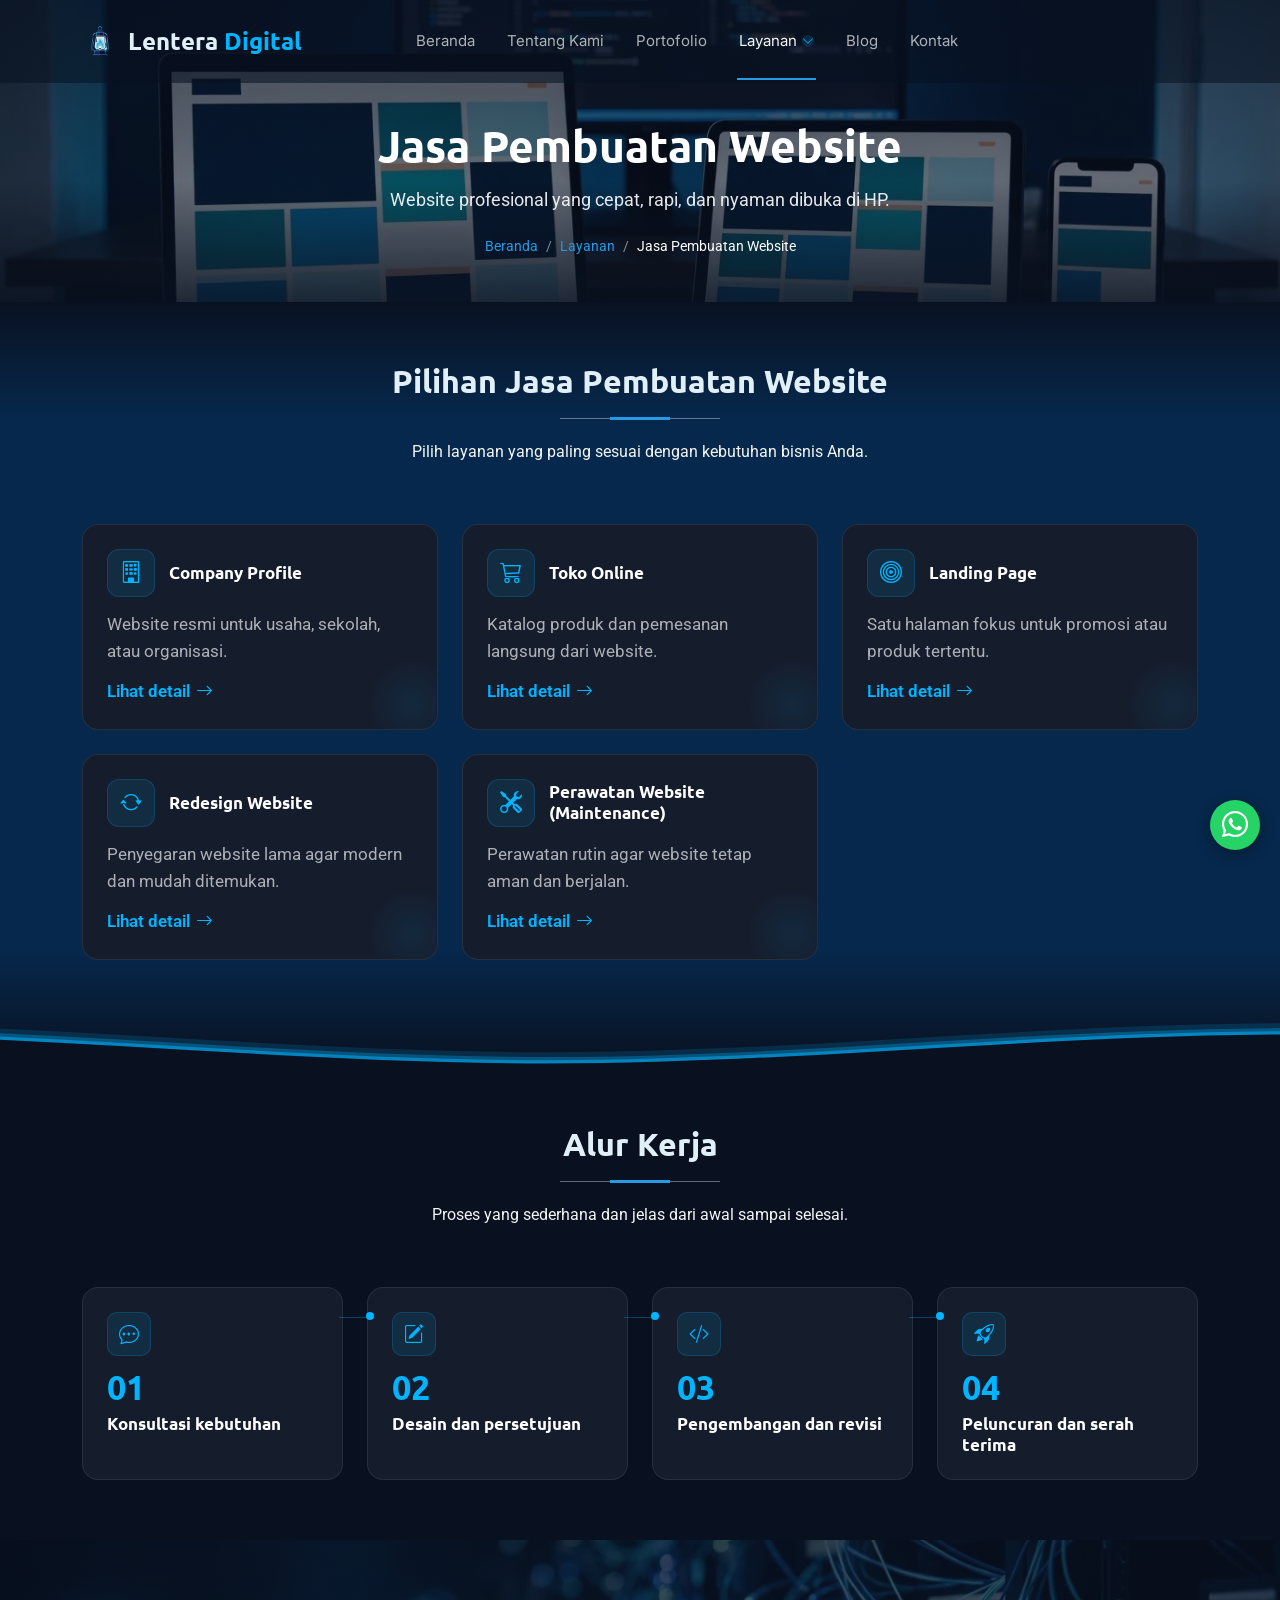
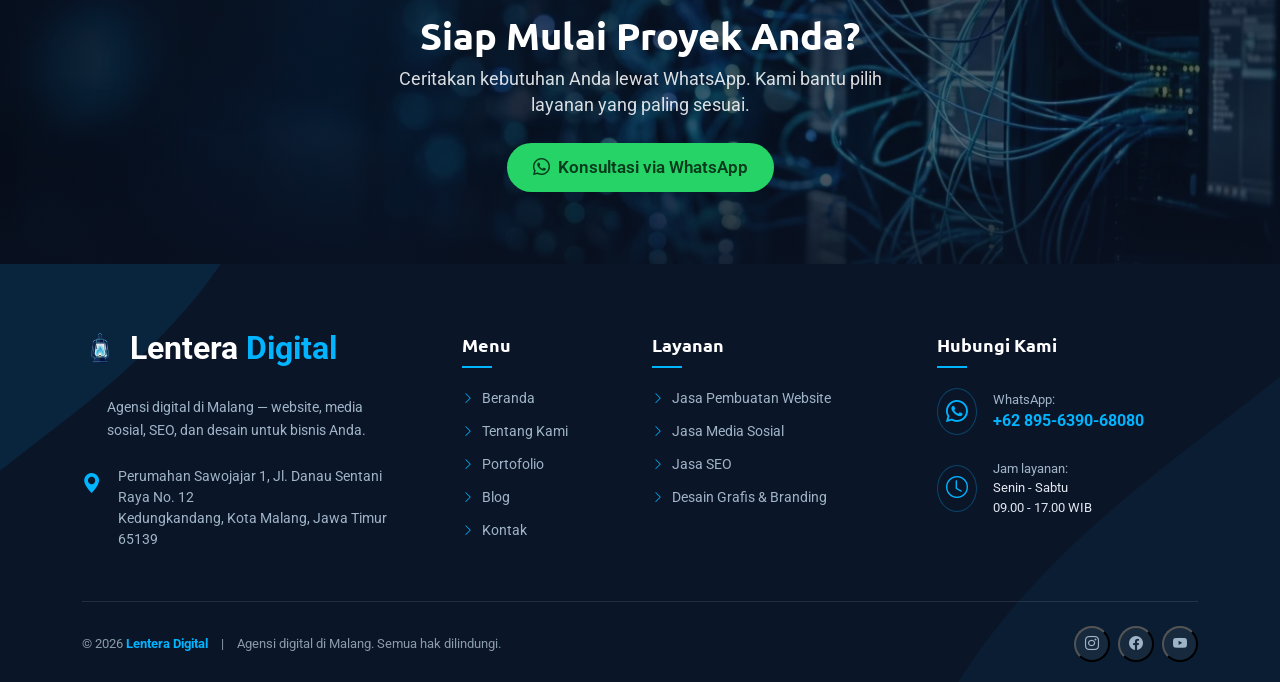
<file: layanan/website.html>
﻿<!DOCTYPE html>

<html lang="id">
<head>
<meta charset="utf-8"/>
  <link rel="icon" type="image/png" sizes="32x32" href="../assets/img/favicon-32.png">
  <link rel="apple-touch-icon" sizes="180x180" href="../assets/img/apple-touch-icon.png">
<meta content="width=device-width, initial-scale=1.0" name="viewport"/>
<title>Jasa Pembuatan Website Malang | Company Profile &amp; Toko Online</title>
<meta content="Jasa pembuatan website di Malang: company profile, toko online, landing page, redesign, dan maintenance. Responsif, cepat, dan ramah SEO. Konsultasi via WhatsApp." name="description"/>
<meta content="jasa pembuatan website malang, jasa website company profile, jasa toko online, jasa landing page, redesign website, maintenance website" name="keywords"/>
<meta content="Lentera Digital" name="author"/>
<meta content="index, follow, max-image-preview:large, max-snippet:-1" name="robots"/>
<meta content="#091121" name="theme-color"/>
<link href="https://www.lenteradigital.id/layanan/website.html" rel="canonical"/>
<meta content="ID-JI" name="geo.region"/>
<meta content="Malang" name="geo.placename"/>
<meta content="id_ID" property="og:locale"/>
<meta content="website" property="og:type"/>
<meta content="Lentera Digital" property="og:site_name"/>
<meta content="Jasa Pembuatan Website Malang | Company Profile &amp; Toko Online" property="og:title"/>
<meta content="Jasa pembuatan website di Malang: company profile, toko online, landing page, redesign, dan maintenance. Responsif, cepat, dan ramah SEO. Konsultasi via WhatsApp." property="og:description"/>
<meta content="https://www.lenteradigital.id/layanan/website.html" property="og:url"/>
<meta content="https://www.lenteradigital.id/assets/img/og-default.jpg" property="og:image"/>
<meta content="summary_large_image" name="twitter:card"/>
<meta content="Jasa Pembuatan Website Malang | Company Profile &amp; Toko Online" name="twitter:title"/>
<meta content="Jasa pembuatan website di Malang: company profile, toko online, landing page, redesign, dan maintenance. Responsif, cepat, dan ramah SEO. Konsultasi via WhatsApp." name="twitter:description"/>
<meta content="https://www.lenteradigital.id/assets/img/og-default.jpg" name="twitter:image"/>
<link href="https://fonts.googleapis.com" rel="preconnect"/>
<link crossorigin="" href="https://fonts.gstatic.com" rel="preconnect"/>
<link rel="preload" as="style" href="https://fonts.googleapis.com/css2?family=Roboto:wght@400;500;700&amp;family=Inter:wght@400;500;600&amp;family=Ubuntu:wght@400;500;700&amp;family=Lora:ital,wght@0,400;0,600;1,400&amp;display=swap" onload="this.onload=null;this.rel='stylesheet'"/><noscript><link href="https://fonts.googleapis.com/css2?family=Roboto:wght@400;500;700&amp;family=Inter:wght@400;500;600&amp;family=Ubuntu:wght@400;500;700&amp;family=Lora:ital,wght@0,400;0,600;1,400&amp;display=swap" rel="stylesheet"/></noscript>
<link href="../assets/vendor/bootstrap/css/bootstrap.min.css" rel="stylesheet"/>
<link href="../assets/vendor/bootstrap-icons/bootstrap-icons.min.css" rel="stylesheet"/>
<link href="../assets/css/main.min.css" rel="stylesheet"/>
<link href="../assets/css/custom.min.css" rel="stylesheet"/>
<script type="application/ld+json">{"@context": "https://schema.org", "@graph": [{"@type": ["Organization", "ProfessionalService"], "@id": "https://www.lenteradigital.id/#org", "name": "Lentera Digital", "url": "https://www.lenteradigital.id/", "logo": {"@type": "ImageObject", "url": "https://www.lenteradigital.id/assets/img/logo.webp", "width": 512, "height": 512}, "image": "https://www.lenteradigital.id/assets/img/og-default.jpg", "telephone": "+62 895-6390-68080", "priceRange": "$$", "description": "Agensi digital di Malang: jasa pembuatan website, media sosial, SEO, serta desain grafis dan branding.", "address": {"@type": "PostalAddress", "streetAddress": "Perumahan Sawojajar 1, Jl. Danau Sentani Raya No. 12", "addressLocality": "Kota Malang", "addressRegion": "Jawa Timur", "postalCode": "65139", "addressCountry": "ID"}, "areaServed": [{"@type": "City", "name": "Malang"}, {"@type": "Country", "name": "Indonesia"}], "openingHoursSpecification": [{"@type": "OpeningHoursSpecification", "dayOfWeek": ["Monday", "Tuesday", "Wednesday", "Thursday", "Friday", "Saturday"], "opens": "09:00", "closes": "17:00"}], "contactPoint": {"@type": "ContactPoint", "telephone": "+62 895-6390-68080", "contactType": "customer service", "availableLanguage": "Indonesian"}}, {"@type": "WebSite", "@id": "https://www.lenteradigital.id/#website", "url": "https://www.lenteradigital.id/", "name": "Lentera Digital", "inLanguage": "id-ID", "publisher": {"@id": "https://www.lenteradigital.id/#org"}}, {"@type": "BreadcrumbList", "itemListElement": [{"@type": "ListItem", "position": 1, "name": "Beranda", "item": "https://www.lenteradigital.id/"}, {"@type": "ListItem", "position": 2, "name": "Layanan", "item": "https://www.lenteradigital.id/layanan.html"}, {"@type": "ListItem", "position": 3, "name": "Jasa Pembuatan Website", "item": "https://www.lenteradigital.id/layanan/website.html"}]}, {"@type": "Service", "@id": "https://www.lenteradigital.id/layanan/website.html#service", "name": "Jasa Pembuatan Website", "serviceType": "Jasa Pembuatan Website", "description": "Jasa pembuatan website di Malang: company profile, toko online, landing page, redesign, dan maintenance. Responsif, cepat, dan ramah SEO. Konsultasi via WhatsApp.", "provider": {"@id": "https://www.lenteradigital.id/#org"}, "areaServed": {"@type": "City", "name": "Malang"}, "url": "https://www.lenteradigital.id/layanan/website.html", "hasOfferCatalog": {"@type": "OfferCatalog", "name": "Jasa Pembuatan Website", "itemListElement": [{"@type": "Offer", "itemOffered": {"@type": "Service", "name": "Company Profile", "description": "Website company profile memperkenalkan siapa Anda, apa yang Anda tawarkan, dan bagaimana calon klien menghubungi Anda, dalam tampilan profesional yang nyaman di HP maupun komputer."}}, {"@type": "Offer", "itemOffered": {"@type": "Service", "name": "Toko Online", "description": "Toko online menampilkan produk lengkap dengan foto, harga, dan tombol pesan sehingga pelanggan bisa belanja kapan saja tanpa harus bertanya satu per satu."}}, {"@type": "Offer", "itemOffered": {"@type": "Service", "name": "Landing Page", "description": "Landing page dirancang untuk satu tujuan, misalnya mengumpulkan pendaftar, menjual satu produk, atau mempromosikan event, dengan alur yang mengarahkan pengunjung ke satu tindakan."}}, {"@type": "Offer", "itemOffered": {"@type": "Service", "name": "Redesign Website", "description": "Website lama yang lambat, berantakan, atau sulit dibuka di HP bisa dirombak tanpa kehilangan konten penting, sekaligus dirapikan strukturnya agar lebih ramah mesin pencari."}}, {"@type": "Offer", "itemOffered": {"@type": "Service", "name": "Perawatan Website (Maintenance)", "description": "Perawatan website mencakup pembaruan, pencadangan, dan perbaikan kendala teknis supaya website tetap aman, cepat, dan tidak mati saat dibutuhkan."}}]}}]}</script>
<meta content="1200" property="og:image:width"/>
<meta content="630" property="og:image:height"/>
<meta content="Ilustrasi ruang kerja agensi digital" property="og:image:alt"/>
</head>
<body class="inner-page" data-wa="62895639068080">
<header class="header d-flex align-items-center fixed-top" id="header">
<div class="container position-relative d-flex align-items-center">
<a aria-label="Lentera Digital - Beranda" class="logo d-flex align-items-center" href="../index.html">
<img src="../assets/img/logo-128.webp" alt="Lentera Digital" width="38" height="38">
<span class="sitename">Lentera <span class="accent">Digital</span></span>
</a>
<nav aria-label="Menu utama" class="navmenu mx-auto" id="navmenu">
<ul>
<li><a class="" href="../index.html">Beranda</a></li>
<li><a href="../tentang-kami.html">Tentang Kami</a></li>
<li><a href="../portofolio.html">Portofolio</a></li>
<li class="dropdown"><a class="active" href="../layanan.html"><span>Layanan</span> <i class="bi bi-chevron-down toggle-dropdown"></i></a><ul><li><a href="../layanan/website.html">Jasa Pembuatan Website</a></li><li><a href="../layanan/media-sosial.html">Jasa Media Sosial</a></li><li><a href="../layanan/seo.html">Jasa SEO</a></li><li><a href="../layanan/desain-grafis.html">Desain Grafis &amp; Branding</a></li></ul></li>
<li><a href="../blog.html">Blog</a></li>
<li><a href="../kontak.html">Kontak</a></li>
</ul>
<button type="button"  aria-expanded="false" aria-label="Buka menu" class="mobile-nav-toggle d-xl-none bi bi-list" role="button" style="background:none;border:none;padding:0;" aria-label="Buka menu" aria-expanded="false"></button>
</nav>
</div>
</header>
<main class="main">
<section class="page-hero" style="background-image:url('../assets/img/hero/hero-website.webp')">
<div class="container">
<h1>Jasa Pembuatan Website</h1>
<p>Website profesional yang cepat, rapi, dan nyaman dibuka di HP.</p>
<nav aria-label="Breadcrumb"><ol><li><a href="../index.html">Beranda</a></li><li><a href="website.html">Layanan</a></li><li aria-current="page">Jasa Pembuatan Website</li></ol></nav>
</div>
</section>
<section class="section" id="jenis" style="background: linear-gradient(to bottom, #091121 0%, #06284c 15%, #06284c 85%, #091121 100%); padding-bottom: 0 !important;">
<div class="container section-title"><h2>Pilihan Jasa Pembuatan Website</h2><p>Pilih layanan yang paling sesuai dengan kebutuhan bisnis Anda.</p></div>
<div class="container"><div class="row g-4">
<div class="col-md-6 col-lg-4">
<button class="svc-card" data-popup="d-layanan-website-0" type="button">
<div class="card-header"><span class="ico"><i class="bi bi-building"></i></span> <h3>Company Profile</h3></div>
<p>Website resmi untuk usaha, sekolah, atau organisasi.</p>
<span class="more">Lihat detail <i class="bi bi-arrow-right"></i></span>
</button>
</div>
<div class="col-md-6 col-lg-4">
<button class="svc-card" data-popup="d-layanan-website-1" type="button">
<div class="card-header"><span class="ico"><i class="bi bi-cart3"></i></span> <h3>Toko Online</h3></div>
<p>Katalog produk dan pemesanan langsung dari website.</p>
<span class="more">Lihat detail <i class="bi bi-arrow-right"></i></span>
</button>
</div>
<div class="col-md-6 col-lg-4">
<button class="svc-card" data-popup="d-layanan-website-2" type="button">
<div class="card-header"><span class="ico"><i class="bi bi-bullseye"></i></span> <h3>Landing Page</h3></div>
<p>Satu halaman fokus untuk promosi atau produk tertentu.</p>
<span class="more">Lihat detail <i class="bi bi-arrow-right"></i></span>
</button>
</div>
<div class="col-md-6 col-lg-4">
<button class="svc-card" data-popup="d-layanan-website-3" type="button">
<div class="card-header"><span class="ico"><i class="bi bi-arrow-repeat"></i></span> <h3>Redesign Website</h3></div>
<p>Penyegaran website lama agar modern dan mudah ditemukan.</p>
<span class="more">Lihat detail <i class="bi bi-arrow-right"></i></span>
</button>
</div>
<div class="col-md-6 col-lg-4">
<button class="svc-card" data-popup="d-layanan-website-4" type="button">
<div class="card-header"><span class="ico"><i class="bi bi-tools"></i></span> <h3>Perawatan Website (Maintenance)</h3></div>
<p>Perawatan rutin agar website tetap aman dan berjalan.</p>
<span class="more">Lihat detail <i class="bi bi-arrow-right"></i></span>
</button>
</div>
</div></div>
<!-- Wave transition -->
<div class="waves-wrapper" style="position:relative; width:100%; height:45px; margin-top:60px; overflow:hidden;">
<svg class="waves" preserveaspectratio="none" shape-rendering="auto" style="position:absolute; bottom:0; width:100%; height:45px;" viewbox="0 24 150 28" xmlns="http://www.w3.org/2000/svg" xmlns:xlink="http://www.w3.org/1999/xlink">
<defs>
<path d="M-160 44c30 0 58-18 88-18s 58 18 88 18 58-18 88-18 58 18 88 18 v44h-352z" id="gentle-wave"></path>
</defs>
<g class="parallax">
<use fill="rgba(0, 180, 255, 0.15)" x="48" xlink:href="#gentle-wave" y="0"></use>
<use fill="rgba(0, 180, 255, 0.3)" x="48" xlink:href="#gentle-wave" y="3"></use>
<use fill="rgba(0, 180, 255, 0.5)" x="48" xlink:href="#gentle-wave" y="5"></use>
<use fill="#091121" x="48" xlink:href="#gentle-wave" y="7"></use>
</g>
</svg>
</div>
</section>
<section class="section" id="alur">
<div class="container section-title"><h2>Alur Kerja</h2><p>Proses yang sederhana dan jelas dari awal sampai selesai.</p></div>
<div class="container"><div class="row g-4 steps-row">
<div class="col-sm-6 col-lg-3"><div class="step"><span class="step-ico"><i class="bi bi-chat-dots"></i></span><div class="no">01</div><h3>Konsultasi kebutuhan</h3></div></div>
<div class="col-sm-6 col-lg-3"><div class="step"><span class="step-ico"><i class="bi bi-pencil-square"></i></span><div class="no">02</div><h3>Desain dan persetujuan</h3></div></div>
<div class="col-sm-6 col-lg-3"><div class="step"><span class="step-ico"><i class="bi bi-code-slash"></i></span><div class="no">03</div><h3>Pengembangan dan revisi</h3></div></div>
<div class="col-sm-6 col-lg-3"><div class="step"><span class="step-ico"><i class="bi bi-rocket-takeoff"></i></span><div class="no">04</div><h3>Peluncuran dan serah terima</h3></div></div>
</div></div>
</section>
<section class="cta-img section" data-bg="../assets/img/cta-background.webp" style="background-color: #0b1528;">
<div class="container">
<h2>Siap Mulai Proyek Anda?</h2>
<p>Ceritakan kebutuhan Anda lewat WhatsApp. Kami bantu pilih layanan yang paling sesuai.</p>
<a class="btn-wa" href="https://wa.me/62895639068080?text=Halo%2C%20saya%20ingin%20konsultasi%20tentang%20layanan%20Lentera%20Digital." rel="noopener" target="_blank"><i class="bi bi-whatsapp"></i> Konsultasi via WhatsApp</a>
</div>
</section>
<div aria-hidden="true" hidden="">
<div hidden="" id="d-layanan-website-0">
<div class="popup-header-line"></div>
<h3 class="popup-title">Detail <span class="glow">Layanan</span></h3>
<p class="popup-desc">Website company profile memperkenalkan siapa Anda, apa yang Anda tawarkan, dan bagaimana calon klien menghubungi Anda, dalam tampilan profesional yang nyaman di HP maupun komputer.</p>
<div class="popup-section">
<div class="ps-header">
<div class="ps-icon"><i class="bi bi-list-task"></i></div>
<h4 class="ps-title">Yang Anda Dapatkan</h4>
</div>
<ul class="ps-list-check">
<li>Desain responsif sesuai identitas brand</li><li>Halaman Beranda, Tentang, Layanan, dan Kontak</li><li>Optimasi SEO dasar dan kecepatan muat</li><li>Integrasi WhatsApp dan media sosial</li>
</ul>
</div>
<hr class="popup-divider"/>
<div class="popup-grid">
<div class="popup-col">
<div class="ps-header">
<div class="ps-icon"><i class="bi bi-bullseye"></i></div>
<h4 class="ps-title">Cocok Untuk</h4>
</div>
<p class="ps-text">Usaha jasa, UMKM, sekolah, komunitas, dan organisasi.</p>
<div class="popup-actions-new">
<a class="btn-wa-blue" data-wa-text="Halo, saya tertarik dengan layanan Company Profile (Jasa Pembuatan Website). Boleh minta info lebih lanjut?" href="https://wa.me/62895639068080?text=Halo%2C%20saya%20tertarik%20dengan%20layanan%20Company%20Profile%20%28Jasa%20Pembuatan%20Website%29.%20Boleh%20minta%20info%20lebih%20lanjut%3F" target="_blank" rel="noopener">
<i class="bi bi-whatsapp"></i> Hubungi via WhatsApp <i class="bi bi-arrow-right"></i>
</a>
</div>
</div>
<div class="popup-col">
<div class="ps-header">
<div class="ps-icon"><i class="bi bi-briefcase"></i></div>
<h4 class="ps-title">Alur Kerja</h4>
</div>
<ol class="ps-list-num">
<li>Konsultasi kebutuhan</li><li>Desain dan persetujuan</li><li>Pengembangan dan revisi</li><li>Peluncuran dan serah terima</li>
</ol>
</div>
</div>
</div>
<div hidden="" id="d-layanan-website-1">
<div class="popup-header-line"></div>
<h3 class="popup-title">Detail <span class="glow">Layanan</span></h3>
<p class="popup-desc">Toko online menampilkan produk lengkap dengan foto, harga, dan tombol pesan sehingga pelanggan bisa belanja kapan saja tanpa harus bertanya satu per satu.</p>
<div class="popup-section">
<div class="ps-header">
<div class="ps-icon"><i class="bi bi-list-task"></i></div>
<h4 class="ps-title">Yang Anda Dapatkan</h4>
</div>
<ul class="ps-list-check">
<li>Katalog produk dan kategori</li><li>Keranjang atau pemesanan via WhatsApp</li><li>Halaman produk ramah SEO</li><li>Panel untuk mengelola produk</li>
</ul>
</div>
<hr class="popup-divider"/>
<div class="popup-grid">
<div class="popup-col">
<div class="ps-header">
<div class="ps-icon"><i class="bi bi-bullseye"></i></div>
<h4 class="ps-title">Cocok Untuk</h4>
</div>
<p class="ps-text">Penjual produk fisik atau digital yang ingin punya toko sendiri di luar marketplace.</p>
<div class="popup-actions-new">
<a class="btn-wa-blue" data-wa-text="Halo, saya tertarik dengan layanan Toko Online (Jasa Pembuatan Website). Boleh minta info lebih lanjut?" href="https://wa.me/62895639068080?text=Halo%2C%20saya%20tertarik%20dengan%20layanan%20Toko%20Online%20%28Jasa%20Pembuatan%20Website%29.%20Boleh%20minta%20info%20lebih%20lanjut%3F" target="_blank" rel="noopener">
<i class="bi bi-whatsapp"></i> Hubungi via WhatsApp <i class="bi bi-arrow-right"></i>
</a>
</div>
</div>
<div class="popup-col">
<div class="ps-header">
<div class="ps-icon"><i class="bi bi-briefcase"></i></div>
<h4 class="ps-title">Alur Kerja</h4>
</div>
<ol class="ps-list-num">
<li>Konsultasi kebutuhan</li><li>Desain dan persetujuan</li><li>Pengembangan dan revisi</li><li>Peluncuran dan serah terima</li>
</ol>
</div>
</div>
</div>
<div hidden="" id="d-layanan-website-2">
<div class="popup-header-line"></div>
<h3 class="popup-title">Detail <span class="glow">Layanan</span></h3>
<p class="popup-desc">Landing page dirancang untuk satu tujuan, misalnya mengumpulkan pendaftar, menjual satu produk, atau mempromosikan event, dengan alur yang mengarahkan pengunjung ke satu tindakan.</p>
<div class="popup-section">
<div class="ps-header">
<div class="ps-icon"><i class="bi bi-list-task"></i></div>
<h4 class="ps-title">Yang Anda Dapatkan</h4>
</div>
<ul class="ps-list-check">
<li>Desain satu halaman yang fokus</li><li>Tombol ajakan (CTA) yang jelas</li><li>Formulir atau tombol WhatsApp</li><li>Cepat dimuat di HP</li>
</ul>
</div>
<hr class="popup-divider"/>
<div class="popup-grid">
<div class="popup-col">
<div class="ps-header">
<div class="ps-icon"><i class="bi bi-bullseye"></i></div>
<h4 class="ps-title">Cocok Untuk</h4>
</div>
<p class="ps-text">Promosi produk, pendaftaran event, kampanye iklan, dan peluncuran layanan baru.</p>
<div class="popup-actions-new">
<a class="btn-wa-blue" data-wa-text="Halo, saya tertarik dengan layanan Landing Page (Jasa Pembuatan Website). Boleh minta info lebih lanjut?" href="https://wa.me/62895639068080?text=Halo%2C%20saya%20tertarik%20dengan%20layanan%20Landing%20Page%20%28Jasa%20Pembuatan%20Website%29.%20Boleh%20minta%20info%20lebih%20lanjut%3F" target="_blank" rel="noopener">
<i class="bi bi-whatsapp"></i> Hubungi via WhatsApp <i class="bi bi-arrow-right"></i>
</a>
</div>
</div>
<div class="popup-col">
<div class="ps-header">
<div class="ps-icon"><i class="bi bi-briefcase"></i></div>
<h4 class="ps-title">Alur Kerja</h4>
</div>
<ol class="ps-list-num">
<li>Konsultasi kebutuhan</li><li>Desain dan persetujuan</li><li>Pengembangan dan revisi</li><li>Peluncuran dan serah terima</li>
</ol>
</div>
</div>
</div>
<div hidden="" id="d-layanan-website-3">
<div class="popup-header-line"></div>
<h3 class="popup-title">Detail <span class="glow">Layanan</span></h3>
<p class="popup-desc">Website lama yang lambat, berantakan, atau sulit dibuka di HP bisa dirombak tanpa kehilangan konten penting, sekaligus dirapikan strukturnya agar lebih ramah mesin pencari.</p>
<div class="popup-section">
<div class="ps-header">
<div class="ps-icon"><i class="bi bi-list-task"></i></div>
<h4 class="ps-title">Yang Anda Dapatkan</h4>
</div>
<ul class="ps-list-check">
<li>Audit tampilan dan struktur website lama</li><li>Desain baru yang responsif</li><li>Pemindahan konten penting</li><li>Perbaikan kecepatan dan SEO dasar</li>
</ul>
</div>
<hr class="popup-divider"/>
<div class="popup-grid">
<div class="popup-col">
<div class="ps-header">
<div class="ps-icon"><i class="bi bi-bullseye"></i></div>
<h4 class="ps-title">Cocok Untuk</h4>
</div>
<p class="ps-text">Pemilik website yang tampilannya ketinggalan zaman atau pengunjungnya sulit menemukan informasi.</p>
<div class="popup-actions-new">
<a class="btn-wa-blue" data-wa-text="Halo, saya tertarik dengan layanan Redesign Website (Jasa Pembuatan Website). Boleh minta info lebih lanjut?" href="https://wa.me/62895639068080?text=Halo%2C%20saya%20tertarik%20dengan%20layanan%20Redesign%20Website%20%28Jasa%20Pembuatan%20Website%29.%20Boleh%20minta%20info%20lebih%20lanjut%3F" target="_blank" rel="noopener">
<i class="bi bi-whatsapp"></i> Hubungi via WhatsApp <i class="bi bi-arrow-right"></i>
</a>
</div>
</div>
<div class="popup-col">
<div class="ps-header">
<div class="ps-icon"><i class="bi bi-briefcase"></i></div>
<h4 class="ps-title">Alur Kerja</h4>
</div>
<ol class="ps-list-num">
<li>Konsultasi kebutuhan</li><li>Desain dan persetujuan</li><li>Pengembangan dan revisi</li><li>Peluncuran dan serah terima</li>
</ol>
</div>
</div>
</div>
<div hidden="" id="d-layanan-website-4">
<div class="popup-header-line"></div>
<h3 class="popup-title">Detail <span class="glow">Layanan</span></h3>
<p class="popup-desc">Perawatan website mencakup pembaruan, pencadangan, dan perbaikan kendala teknis supaya website tetap aman, cepat, dan tidak mati saat dibutuhkan.</p>
<div class="popup-section">
<div class="ps-header">
<div class="ps-icon"><i class="bi bi-list-task"></i></div>
<h4 class="ps-title">Yang Anda Dapatkan</h4>
</div>
<ul class="ps-list-check">
<li>Pembaruan konten dan sistem</li><li>Backup berkala</li><li>Pemantauan kecepatan dan keamanan</li><li>Perbaikan error</li>
</ul>
</div>
<hr class="popup-divider"/>
<div class="popup-grid">
<div class="popup-col">
<div class="ps-header">
<div class="ps-icon"><i class="bi bi-bullseye"></i></div>
<h4 class="ps-title">Cocok Untuk</h4>
</div>
<p class="ps-text">Pemilik website yang tidak punya waktu atau tim teknis sendiri.</p>
<div class="popup-actions-new">
<a class="btn-wa-blue" data-wa-text="Halo, saya tertarik dengan layanan Perawatan Website (Maintenance) (Jasa Pembuatan Website). Boleh minta info lebih lanjut?" href="https://wa.me/62895639068080?text=Halo%2C%20saya%20tertarik%20dengan%20layanan%20Perawatan%20Website%20%28Maintenance%29%20%28Jasa%20Pembuatan%20Website%29.%20Boleh%20minta%20info%20lebih%20lanjut%3F" target="_blank" rel="noopener">
<i class="bi bi-whatsapp"></i> Hubungi via WhatsApp <i class="bi bi-arrow-right"></i>
</a>
</div>
</div>
<div class="popup-col">
<div class="ps-header">
<div class="ps-icon"><i class="bi bi-briefcase"></i></div>
<h4 class="ps-title">Alur Kerja</h4>
</div>
<ol class="ps-list-num">
<li>Konsultasi kebutuhan</li><li>Desain dan persetujuan</li><li>Pengembangan dan revisi</li><li>Peluncuran dan serah terima</li>
</ol>
</div>
</div>
</div>
</div>
</main>
<footer class="fs-m footer" id="footer" style="background-color: #0b1528; color: #b0c4de; position: relative; overflow: hidden; padding: 60px 0 20px; font-size: 14px;">
<!-- Wave decorations -->
<svg style="position: absolute; top: -50px; left: -50px; width: 300px; height: 300px; opacity: 0.1; pointer-events: none;" viewbox="0 0 200 200" xmlns="http://www.w3.org/2000/svg">
<path d="M0,0 L200,0 C150,100 50,150 0,200 Z" fill="#00b4ff"></path>
</svg>
<svg style="position: absolute; bottom: -50px; right: -50px; width: 400px; height: 400px; opacity: 0.05; pointer-events: none;" viewbox="0 0 200 200" xmlns="http://www.w3.org/2000/svg">
<path d="M200,200 L0,200 C50,100 150,50 200,0 Z" fill="#00b4ff"></path>
</svg>
<div class="container" style="position: relative; z-index: 1;">
<div class="row gy-4 mb-5">
<!-- Col 1 -->
<div class="col-lg-4 col-md-12 pe-lg-5">
<a class="d-flex align-items-center mb-4" href="../index.html" style="text-decoration: none;"><img src="../assets/img/logo-128.webp" alt="Lentera Digital" style="max-height:46px;width:auto;margin-right:12px;" width="36" height="36"><span style="font-size: 32px; font-weight: 700; color: #fff;">Lentera <span style="color: #00b4ff;">Digital</span></span>
</a>
<p style="color: #a0b4c8; line-height: 1.6; margin-bottom: 25px; padding-left: 25px;">Agensi digital di Malang — website, media sosial, SEO, dan desain untuk bisnis Anda.</p>
<div class="d-flex align-items-start gap-3">
<i class="bi bi-geo-alt-fill" style="color: #00b4ff; font-size: 20px; margin-top: 2px;"></i>
<p style="color: #a0b4c8; line-height: 1.5; margin: 0;">Perumahan Sawojajar 1, Jl. Danau Sentani Raya No. 12<br/>Kedungkandang, Kota Malang, Jawa Timur 65139</p>
</div>
</div>
<!-- Col 2 -->
<div class="col-lg-2 col-md-4" style="padding-top:10px;">
<h2 class="h4" style="color: #fff; font-size: 18px; font-weight: 600; margin-bottom: 20px; position: relative; padding-bottom: 12px;">Menu
            <span style="position: absolute; left: 0; bottom: 0; width: 30px; height: 2px; background: #00b4ff;"></span>
</h2>
<ul class="footer-links-list" style="list-style: none; padding: 0; margin: 0;">
<li style="margin-bottom: 12px;"><a href="../index.html" style="color: #a0b4c8; text-decoration: none; display: flex; align-items: center; gap: 8px; transition: color 0.3s;"><i class="fs-m bi bi-chevron-right" style="color: #00b4ff; font-size: 12px;"></i> Beranda</a></li>
<li style="margin-bottom: 12px;"><a href="../tentang-kami.html" style="color: #a0b4c8; text-decoration: none; display: flex; align-items: center; gap: 8px; transition: color 0.3s;"><i class="fs-m bi bi-chevron-right" style="color: #00b4ff; font-size: 12px;"></i> Tentang Kami</a></li>
<li style="margin-bottom: 12px;"><a href="../portofolio.html" style="color: #a0b4c8; text-decoration: none; display: flex; align-items: center; gap: 8px; transition: color 0.3s;"><i class="fs-m bi bi-chevron-right" style="color: #00b4ff; font-size: 12px;"></i> Portofolio</a></li>
<li style="margin-bottom: 12px;"><a href="../blog.html" style="color: #a0b4c8; text-decoration: none; display: flex; align-items: center; gap: 8px; transition: color 0.3s;"><i class="fs-m bi bi-chevron-right" style="color: #00b4ff; font-size: 12px;"></i> Blog</a></li>
<li style="margin-bottom: 12px;"><a href="../kontak.html" style="color: #a0b4c8; text-decoration: none; display: flex; align-items: center; gap: 8px; transition: color 0.3s;"><i class="fs-m bi bi-chevron-right" style="color: #00b4ff; font-size: 12px;"></i> Kontak</a></li>
</ul>
</div>
<!-- Col 3 -->
<div class="col-lg-3 col-md-4" style="padding-top:10px;">
<h2 class="h4" style="color: #fff; font-size: 18px; font-weight: 600; margin-bottom: 20px; position: relative; padding-bottom: 12px;">Layanan
            <span style="position: absolute; left: 0; bottom: 0; width: 30px; height: 2px; background: #00b4ff;"></span>
</h2>
<ul class="footer-links-list" style="list-style: none; padding: 0; margin: 0;">
<li style="margin-bottom: 12px;"><a href="../layanan/website.html" style="color: #a0b4c8; text-decoration: none; display: flex; align-items: center; gap: 8px; transition: color 0.3s;"><i class="fs-m bi bi-chevron-right" style="color: #00b4ff; font-size: 12px;"></i> Jasa Pembuatan Website</a></li>
<li style="margin-bottom: 12px;"><a href="../layanan/media-sosial.html" style="color: #a0b4c8; text-decoration: none; display: flex; align-items: center; gap: 8px; transition: color 0.3s;"><i class="fs-m bi bi-chevron-right" style="color: #00b4ff; font-size: 12px;"></i> Jasa Media Sosial</a></li>
<li style="margin-bottom: 12px;"><a href="../layanan/seo.html" style="color: #a0b4c8; text-decoration: none; display: flex; align-items: center; gap: 8px; transition: color 0.3s;"><i class="fs-m bi bi-chevron-right" style="color: #00b4ff; font-size: 12px;"></i> Jasa SEO</a></li>
<li style="margin-bottom: 12px;"><a href="../layanan/desain-grafis.html" style="color: #a0b4c8; text-decoration: none; display: flex; align-items: center; gap: 8px; transition: color 0.3s;"><i class="fs-m bi bi-chevron-right" style="color: #00b4ff; font-size: 12px;"></i> Desain Grafis &amp; Branding</a></li>
</ul>
</div>
<!-- Col 4 -->
<div class="col-lg-3 col-md-4" style="padding-top:10px;">
<h2 class="h4" style="color: #fff; font-size: 18px; font-weight: 600; margin-bottom: 20px; position: relative; padding-bottom: 12px;">Hubungi Kami
            <span style="position: absolute; left: 0; bottom: 0; width: 30px; height: 2px; background: #00b4ff;"></span>
</h2>
<div class="d-flex align-items-center gap-3 mb-4">
<i class="bi bi-whatsapp" style="color: #00b4ff; font-size: 22px; border: 1px solid rgba(0,180,255,0.3); border-radius: 50%; padding: 6px 8px;"></i>
<div>
<p class="fs-m" style="color: #a0b4c8; margin: 0; font-size: 13px;">WhatsApp:</p>
<a href="https://wa.me/62895639068080" class="fs-m" style="color: #00b4ff; font-weight: 700; text-decoration: none; font-size: 16px; display: inline-block; white-space: nowrap;">+62 895-6390-68080</a>
</div>
</div>
<div class="d-flex align-items-center gap-3">
<i class="bi bi-clock" style="color: #00b4ff; font-size: 22px; border: 1px solid rgba(0,180,255,0.3); border-radius: 50%; padding: 6px 8px;"></i>
<div>
<p class="fs-m" style="color: #a0b4c8; margin: 0; font-size: 13px;">Jam layanan:</p>
<p class="fs-m" style="color: #e0e8f0; margin: 0; font-size: 13px;">Senin - Sabtu<br/>09.00 - 17.00 WIB</p>
</div>
</div>
</div>
</div>
<div class="d-flex flex-column flex-md-row justify-content-between align-items-center pt-4" style="border-top: 1px solid rgba(255,255,255,0.1);">
<p class="fs-m" style="color: #8a9ba8; margin: 0; font-size: 13px;">© 2026 <strong style="color:#00b4ff;">Lentera Digital</strong> <span style="margin:0 10px;">|</span> Agensi digital di Malang. Semua hak dilindungi.</p>
<div class="d-flex gap-2 mt-3 mt-md-0">
<button type="button"  aria-label="Social Link"  style="width: 36px; height: 36px; background: rgba(255,255,255,0.05); border-radius: 50%; display: flex; justify-content: center; align-items: center; color: #a0b4c8; text-decoration: none; transition: background 0.3s;"><i class="bi bi-instagram"></i></button>
<button type="button"  aria-label="Social Link"  style="width: 36px; height: 36px; background: rgba(255,255,255,0.05); border-radius: 50%; display: flex; justify-content: center; align-items: center; color: #a0b4c8; text-decoration: none; transition: background 0.3s;"><i class="bi bi-facebook"></i></button>
<button type="button"  aria-label="Social Link"  style="width: 36px; height: 36px; background: rgba(255,255,255,0.05); border-radius: 50%; display: flex; justify-content: center; align-items: center; color: #a0b4c8; text-decoration: none; transition: background 0.3s;"><i class="bi bi-youtube"></i></button>
</div>
</div>
</div>
<style>
      .footer-links-list li a:hover { color: #00b4ff !important; }
      .footer-links-list .bi-chevron-right { transition: transform 0.3s; }
      .footer-links-list li a:hover .bi-chevron-right { transform: translateX(4px); }
    </style>
</footer>
<a aria-label="Chat WhatsApp" class="float-wa" href="https://wa.me/62895639068080?text=Halo%2C%20saya%20ingin%20bertanya%20tentang%20layanan%20Lentera%20Digital." rel="noopener" target="_blank"><i class="bi bi-whatsapp"></i></a>
<button type="button"  aria-label="Social Link" aria-label="Ke atas" class="scroll-top d-flex align-items-center justify-content-center"  id="scroll-top" aria-label="Ke atas"><i class="bi bi-arrow-up-short"></i></button>
<dialog aria-label="Detail" class="popup" id="popup">
<button aria-label="Tutup" class="popup-close" type="button"><i class="bi bi-x-lg"></i></button>
<div class="popup-body"></div>
</dialog>
<script src="../assets/js/main.js"></script>
</body>
</html>
</file>
<file: assets/css/artikel.css>
/* Gaya halaman artikel (Dark Theme selaras dengan website) */
.article-page { --primary-color: #00b4ff; --text-main: rgba(255,255,255,0.85); --bg-light: #091121; --tint: rgba(0,180,255,0.08); --tint-text: #fff; }

/* Area baca: gelap selaras dengan main background */
.article-area { font-family: "Roboto", system-ui, sans-serif; background: #091121; color: var(--text-main); padding: 48px 0 64px; }

.article-cover { width: 100%; border-radius: 16px; aspect-ratio: 16 / 9; object-fit: cover; background: rgba(0,180,255,0.1); }
.article-title { font-family: "Ubuntu", sans-serif; font-weight: 700; color: #fff; font-size: clamp(1.6rem, 3.2vw, 2.3rem); line-height: 1.25; margin: 1.3rem 0 .7rem; letter-spacing: -.5px; }
.article-meta { display: flex; flex-wrap: wrap; gap: 6px 18px; font-size: .85rem; color: rgba(255,255,255,0.6); margin-bottom: 1.4rem; }
.article-meta i { margin-right: 5px; color: #00b4ff; }

.article-wrapper { position: relative; z-index: 10; }
.article-content { background: rgba(255,255,255,0.02); padding: 1.5rem; border-radius: 20px; box-shadow: 0 10px 40px rgba(0,0,0,0.2); border: 1px solid rgba(255,255,255,0.05); font-family: "Lora", Georgia, serif; font-size: 1.12rem; line-height: 1.9; color: rgba(255,255,255,0.8); }
.article-content p { margin-bottom: 1.5rem; }
.article-content h2 { font-family: "Ubuntu", sans-serif; font-weight: 700; color: #fff; margin: 2.6rem 0 1.1rem; font-size: 1.45rem; display: flex; align-items: center; gap: 8px; scroll-margin-top: 90px; }
.article-content h2 .num { color: var(--primary-color); }
.article-content figure { margin: 0 0 1.8rem; }
.article-content figure img { width: 100%; border-radius: 12px; aspect-ratio: 16 / 9; object-fit: cover; }
.article-content figcaption { text-align: center; font-style: italic; font-size: .9rem; color: rgba(255,255,255,0.5); margin-top: .6rem; }

/* Kotak Baca Juga / Pro Tip */
.price-box { background: var(--tint); border-left: 4px solid var(--primary-color); padding: 1rem 1.5rem; border-radius: 0 12px 12px 0; font-family: "Ubuntu", sans-serif; font-size: 1rem; color: var(--tint-text); margin-bottom: 2rem; display: block; }
.price-box a { color: var(--primary-color); font-weight: 600; text-decoration: underline; }

/* Daftar isi */
.toc-box { background: rgba(0,180,255,0.05); border-left: 4px solid var(--primary-color); border-radius: 8px; padding: 1rem 1.25rem; margin: 0 0 2rem; font-family: "Ubuntu", sans-serif; }
.toc-box summary { cursor: pointer; font-weight: 600; color: #fff; list-style: none; display: flex; align-items: center; justify-content: space-between; }
.toc-box summary::-webkit-details-marker { display: none; }
.toc-box summary i.bi-chevron-down { transition: transform 0.3s ease; }
.toc-box[open] summary i { transform: rotate(180deg); }
.toc-list { list-style: none; padding: 0; margin: .6rem 0 0; }
.toc-list a { color: rgba(255,255,255,0.7); text-decoration: none; font-size: .95rem; display: block; padding: .6rem 0; border-bottom: 1px dashed rgba(255,255,255,0.1); transition: color .2s, padding .2s; }
.toc-list a:hover { color: var(--primary-color); padding-left: 8px; font-weight: 600; }
.toc-list li:last-child a { border-bottom: none; }

/* Sidebar */
.sidebar-card { background: rgba(255,255,255,0.02); border-radius: 16px; border: 1px solid rgba(255,255,255,0.05); box-shadow: 0 4px 20px rgba(0,0,0,0.2); padding: 1.5rem; margin-bottom: 1.5rem; transition: transform .3s ease; }
.sidebar-card:hover { transform: translateY(-3px); box-shadow: 0 10px 25px rgba(0,180,255,0.1); border-color: rgba(0,180,255,0.3); }
.sidebar-card h3 { font-family: "Ubuntu", sans-serif; font-size: 1.05rem; font-weight: 700; color: #fff; border-bottom: 1px solid rgba(255,255,255,0.1); padding-bottom: .75rem; margin-bottom: 1rem; }
.side-item { display: flex; gap: .8rem; margin-bottom: 1rem; color: rgba(255,255,255,0.85); font-size: .88rem; font-weight: 600; line-height: 1.35; text-decoration: none; }
.side-item:hover { color: var(--primary-color); }
.side-item img { width: 62px; height: 62px; border-radius: 8px; object-fit: cover; flex: none; background: rgba(0,180,255,0.1); border: 1px solid rgba(255,255,255,0.05); }
.side-item small { display: block; font-weight: 400; color: rgba(255,255,255,0.5); margin-top: 2px; }
.sidebar-card .btn-side { display: block; text-align: center; border: 1px solid var(--primary-color); color: var(--primary-color); border-radius: 50px; padding: .55rem; font-weight: 600; font-size: .9rem; text-decoration: none; transition: background 0.3s; }
.sidebar-card .btn-side:hover { background: var(--primary-color); color: #fff; }

/* Penulis & bagikan */
.author-box { background: rgba(255,255,255,0.02); border-radius: 16px; padding: 1.6rem; margin-top: 2.5rem; border: 1px solid rgba(255,255,255,0.05); font-family: "Ubuntu", sans-serif; display: flex; gap: 1rem; align-items: center; }
.author-box .avatar { width: 68px; height: 68px; border-radius: 50%; flex: none; background: rgba(0,180,255,0.1); border: 1px solid rgba(0,180,255,0.3); color: var(--primary-color); display: grid; place-items: center; font-size: 1.8rem; }
.author-box strong { color: #fff; display: block; }
.author-box p { margin: 4px 0 0; font-size: .9rem; color: rgba(255,255,255,0.6); }
.share-row { display: flex; align-items: center; gap: .6rem; margin-top: 1.6rem; font-family: "Ubuntu", sans-serif; font-size: .9rem; color: rgba(255,255,255,0.6); }
.share-btn { width: 42px; height: 42px; display: inline-flex; align-items: center; justify-content: center; border-radius: 50%; color: #fff; font-size: 1.1rem; transition: transform .2s, opacity .2s; }
.share-btn:hover { transform: scale(1.08); opacity: .9; color: #fff; }

@media (max-width: 768px) {
  .article-area { padding: 32px 0 48px; }
  .article-content { padding: 1.1rem; border-radius: 12px; font-size: 1.05rem; }
  .article-wrapper { margin-top: 0; }
  .author-box { flex-direction: column; text-align: center; }
  .sticky-top { position: static !important; }
}

.article-cover, .article-content figure img { height: auto; }
</file>
<file: assets/css/main.min.css>
:root{--default-font:"Roboto",system-ui,-apple-system,"Segoe UI",Roboto,"Helvetica Neue",Arial,"Noto Sans","Liberation Sans",sans-serif,"Apple Color Emoji","Segoe UI Emoji","Segoe UI Symbol","Noto Color Emoji";--heading-font:"Ubuntu",sans-serif;--nav-font:"Inter",sans-serif;} :root{--background-color:#091121;--default-color:#f3f6f4;--heading-color:#e1eff9;--accent-color:#279ae4;--surface-color:#151d2d;--contrast-color:#ffffff;} :root{--nav-color:#f3f6f4;--nav-hover-color:#279ae4;--nav-mobile-background-color:#0a152a;--nav-dropdown-background-color:#10192b;--nav-dropdown-color:#f3f6f4;--nav-dropdown-hover-color:#279ae4;} .light-background{--background-color:#141f33;--surface-color:#141f35;} .dark-background{--background-color:#000205;--default-color:#ffffff;--heading-color:#ffffff;--surface-color:#252525;--contrast-color:#ffffff;} :root{scroll-behavior:smooth;} ::-webkit-scrollbar{width:6px;} ::-webkit-scrollbar-track{background:var(--background-color);} ::-webkit-scrollbar-thumb{background:color-mix(in srgb,var(--default-color),transparent 80%);border-radius:10px;} ::-webkit-scrollbar-thumb:hover{background:var(--accent-color);} body{color:var(--default-color);background-color:var(--background-color);font-family:var(--default-font);} a{color:var(--accent-color);text-decoration:none;transition:0.3s;} a:hover{color:color-mix(in srgb,var(--accent-color),transparent 25%);text-decoration:none;} h1,h2,h3,h4,h5,h6{color:var(--heading-color);font-family:var(--heading-font);} .php-email-form .error-message{display:none;background:#df1529;color:#ffffff;text-align:left;padding:15px;margin-bottom:24px;font-weight:600;} .php-email-form .sent-message{display:none;color:#ffffff;background:#059652;text-align:center;padding:15px;margin-bottom:24px;font-weight:600;} .php-email-form .loading{display:none;background:var(--surface-color);text-align:center;padding:15px;margin-bottom:24px;} .php-email-form .loading:before{content:"";display:inline-block;border-radius:50%;width:24px;height:24px;margin:0 10px -6px 0;border:3px solid var(--accent-color);border-top-color:var(--surface-color);animation:php-email-form-loading 1s linear infinite;} @keyframes php-email-form-loading{0%{transform:rotate(0deg);} 100%{transform:rotate(360deg);}} .header{--background-color:rgba(0,0,0,0);color:var(--default-color);background-color:var(--background-color);padding:15px 0;transition:all 0.5s;z-index:997;} .header .logo{line-height:1;} .header .logo img{max-height:44px;width:auto;margin-right:10px;} .header .logo h1{font-size:30px;margin:0;font-weight:700;color:var(--heading-color);} .header .header-social-links{padding-right:15px;} .header .header-social-links a{color:color-mix(in srgb,var(--default-color),transparent 40%);padding-left:6px;display:inline-block;transition:0.3s;font-size:16px;} .header .header-social-links a:hover{color:var(--accent-color);} .header .header-social-links a i{line-height:0px;} @media (max-width:1200px){.header .logo{order:1;} .header .header-social-links{order:2;} .header .navmenu{order:3;}} .scrolled .header{box-shadow:0px 0 18px rgba(0,0,0,0.1);} .scrolled .header{--background-color:rgba(13,22,39,0.9);--default-color:#ffffff;--heading-color:#ffffff;} .index-page .header{--default-color:#ffffff;--heading-color:#ffffff;--nav-color:#ffffff;} @media (min-width:1200px){.navmenu{padding:0;} .navmenu ul{margin:0;padding:0;display:flex;list-style:none;align-items:center;} .navmenu li{position:relative;} .navmenu>ul>li{white-space:nowrap;padding:15px 14px;} .navmenu>ul>li:last-child{padding-right:0;} .navmenu a,.navmenu a:focus{color:color-mix(in srgb,var(--nav-color),transparent 30%);font-size:15px;padding:0 2px;font-family:var(--nav-font);font-weight:400;display:flex;align-items:center;justify-content:space-between;white-space:nowrap;transition:0.3s;position:relative;} .navmenu a i,.navmenu a:focus i{font-size:12px;line-height:0;margin-left:5px;transition:0.3s;} .navmenu>ul>li>a:before{content:"";position:absolute;height:2px;bottom:-27px;left:0;background-color:var(--nav-hover-color);visibility:hidden;width:0px;transition:all 0.3s ease-in-out 0s;} .navmenu a:hover:before,.navmenu li:hover>a:before,.navmenu .active:before{visibility:visible;width:100%;} .navmenu li:hover>a,.navmenu .active,.navmenu .active:focus{color:var(--nav-color);} .navmenu .dropdown ul{margin:0;padding:10px 0;background:var(--nav-dropdown-background-color);display:block;position:absolute;visibility:hidden;left:14px;top:130%;opacity:0;transition:0.3s;border-radius:4px;z-index:99;border:1px solid color-mix(in srgb,var(--accent-color),transparent 85%);} .navmenu .dropdown ul li{min-width:200px;} .navmenu .dropdown ul a{padding:10px 20px;font-size:15px;text-transform:none;color:var(--nav-dropdown-color);} .navmenu .dropdown ul a i{font-size:12px;} .navmenu .dropdown ul a:hover,.navmenu .dropdown ul .active:hover,.navmenu .dropdown ul li:hover>a{color:var(--nav-dropdown-hover-color);} .navmenu .dropdown:hover>ul{opacity:1;top:100%;visibility:visible;} .navmenu .dropdown .dropdown ul{top:0;left:-90%;visibility:hidden;} .navmenu .dropdown .dropdown:hover>ul{opacity:1;top:0;left:-100%;visibility:visible;}} @media (max-width:1199px){.mobile-nav-toggle{color:var(--nav-color);font-size:28px;line-height:0;margin-right:10px;cursor:pointer;transition:color 0.3s;} .navmenu{padding:0;z-index:9997;} .navmenu ul{display:none;list-style:none;position:absolute;inset:60px 20px 20px 20px;padding:10px 0;margin:0;border-radius:6px;background-color:var(--nav-mobile-background-color);border:1px solid color-mix(in srgb,var(--default-color),transparent 90%);box-shadow:none;overflow-y:auto;transition:0.3s;z-index:9998;} .navmenu a,.navmenu a:focus{color:var(--nav-dropdown-color);padding:10px 20px;font-family:var(--nav-font);font-size:17px;font-weight:500;display:flex;align-items:center;justify-content:space-between;white-space:nowrap;transition:0.3s;} .navmenu a i,.navmenu a:focus i{font-size:12px;line-height:0;margin-left:5px;width:30px;height:30px;display:flex;align-items:center;justify-content:center;border-radius:50%;transition:0.3s;background-color:color-mix(in srgb,var(--accent-color),transparent 90%);} .navmenu a i:hover,.navmenu a:focus i:hover{background-color:var(--accent-color);color:var(--contrast-color);} .navmenu a:hover,.navmenu .active,.navmenu .active:focus{color:var(--nav-dropdown-hover-color);} .navmenu .active i,.navmenu .active:focus i{background-color:var(--accent-color);color:var(--contrast-color);transform:rotate(180deg);} .navmenu .dropdown ul{position:static;display:none;z-index:99;padding:10px 0;margin:10px 20px;background-color:var(--nav-dropdown-background-color);transition:all 0.5s ease-in-out;} .navmenu .dropdown ul ul{background-color:rgba(33,37,41,0.1);} .navmenu .dropdown>.dropdown-active{display:block;background-color:rgba(33,37,41,0.03);} .mobile-nav-active{overflow:hidden;} .mobile-nav-active .mobile-nav-toggle{color:#fff;position:absolute;font-size:32px;top:15px;right:15px;margin-right:0;z-index:9999;} .mobile-nav-active .navmenu{position:fixed;overflow:hidden;inset:0;background:rgba(33,37,41,0.8);transition:0.3s;} .mobile-nav-active .navmenu>ul{display:block;}} .footer{color:var(--default-color);background-color:var(--background-color);font-size:14px;position:relative;} .footer .footer-top{padding-top:50px;border-top:1px solid color-mix(in srgb,var(--default-color),transparent 90%);} .footer .footer-about .logo{line-height:1;margin-bottom:25px;} .footer .footer-about .logo img{max-height:44px;width:auto;margin-right:10px;} .footer .footer-about .logo span{color:var(--heading-color);font-family:var(--heading-font);font-size:26px;font-weight:700;letter-spacing:1px;} .footer .footer-about p{font-size:14px;font-family:var(--heading-font);} .footer .social-links a{display:flex;align-items:center;justify-content:center;width:40px;height:40px;border-radius:50%;border:1px solid color-mix(in srgb,var(--default-color),transparent 50%);font-size:16px;color:color-mix(in srgb,var(--default-color),transparent 20%);margin-right:10px;transition:0.3s;} .footer .social-links a:hover{color:var(--accent-color);border-color:var(--accent-color);} .footer h4{font-size:16px;font-weight:bold;position:relative;padding-bottom:12px;} .footer .footer-links{margin-bottom:30px;} .footer .footer-links ul{list-style:none;padding:0;margin:0;} .footer .footer-links ul i{padding-right:2px;font-size:12px;line-height:0;} .footer .footer-links ul li{padding:10px 0;display:flex;align-items:center;} .footer .footer-links ul li:first-child{padding-top:0;} .footer .footer-links ul a{color:color-mix(in srgb,var(--default-color),transparent 30%);display:inline-block;line-height:1;} .footer .footer-links ul a:hover{color:var(--accent-color);} .footer .footer-contact p{margin-bottom:5px;} .footer .copyright{padding:25px 0;border-top:1px solid color-mix(in srgb,var(--default-color),transparent 90%);} .footer .copyright p{margin-bottom:0;} .footer .credits{margin-top:8px;font-size:13px;} #preloader{position:fixed;inset:0;z-index:9999;overflow:hidden;background-color:var(--background-color);transition:all 0.6s ease-out;} #preloader:before{content:"";position:fixed;top:calc(50% - 30px);left:calc(50% - 30px);border:6px solid var(--accent-color);border-top-color:color-mix(in srgb,var(--accent-color),transparent 90%);border-radius:50%;width:60px;height:60px;animation:animate-preloader 1s linear infinite;} @keyframes animate-preloader{0%{transform:rotate(0deg);} 100%{transform:rotate(360deg);}} .scroll-top{position:fixed;visibility:hidden;opacity:0;right:20px;bottom:-20px;z-index:99999;background-color:var(--accent-color);width:50px;height:50px;border-radius:50%;box-shadow:0 4px 14px rgba(0,0,0,0.35);transition:all 0.4s cubic-bezier(0.4,0,0.2,1);} .scroll-top i{font-size:22px;color:var(--contrast-color);line-height:0;} .scroll-top:hover{background-color:color-mix(in srgb,var(--accent-color),transparent 15%);color:var(--contrast-color);transform:translateY(-2px);box-shadow:0 6px 18px rgba(0,0,0,0.45);} .scroll-top.active{visibility:visible;opacity:1;bottom:116px;} @media screen and (max-width:768px){[data-aos-delay]{transition-delay:0 !important;}} .page-title{color:var(--default-color);background-color:var(--background-color);position:relative;} .page-title .heading{padding:80px 0;} .page-title .heading h1{font-size:38px;font-weight:400;} .page-title nav{background-color:color-mix(in srgb,var(--default-color),transparent 96%);padding:20px 0;} .page-title nav ol{display:flex;flex-wrap:wrap;list-style:none;padding:0;margin:0;font-size:16px;font-weight:400;} .page-title nav ol li+li{padding-left:10px;} .page-title nav ol li+li::before{content:"/";display:inline-block;padding-right:10px;color:color-mix(in srgb,var(--default-color),transparent 70%);} section,.section{color:var(--default-color);background-color:var(--background-color);padding:60px 0;scroll-margin-top:72px;overflow:clip;} @media (max-width:1199px){section,.section{scroll-margin-top:57px;}} .section-title{text-align:center;padding-bottom:60px;position:relative;} .section-title h2{font-size:32px;font-weight:700;margin-bottom:20px;padding-bottom:20px;position:relative;} .section-title h2:before{content:"";position:absolute;display:block;width:160px;height:1px;background:color-mix(in srgb,var(--default-color),transparent 60%);left:0;right:0;bottom:1px;margin:auto;} .section-title h2::after{content:"";position:absolute;display:block;width:60px;height:3px;background:var(--accent-color);left:0;right:0;bottom:0;margin:auto;} .section-title p{margin-bottom:0;} .hero{position:relative;min-height:100vh;display:flex;align-items:center;padding:100px 0 40px 0;} .hero .hero-background{position:absolute;top:0;left:0;width:100%;height:100%;z-index:1;} .hero .hero-background img{width:100%;height:100%;object-fit:cover;object-position:center;} .hero .hero-background .overlay{position:absolute;top:0;left:0;width:100%;height:100%;background:linear-gradient(135deg,color-mix(in srgb,var(--background-color),transparent 20%) 0%,color-mix(in srgb,var(--background-color),transparent 10%) 100%);} .hero .container{position:relative;z-index:2;padding:40px 15px;} .hero .hero-badge{display:inline-block;padding:8px 20px;background:color-mix(in srgb,var(--accent-color),transparent 20%);color:var(--contrast-color);font-size:14px;font-weight:600;text-transform:uppercase;letter-spacing:1px;border-radius:50px;margin-bottom:20px;backdrop-filter:blur(10px);border:1px solid color-mix(in srgb,var(--accent-color),transparent 60%);} .hero h1{font-size:52px;font-weight:800;line-height:1.1;margin-bottom:24px;} .hero p{font-size:20px;line-height:1.6;margin-bottom:40px;color:color-mix(in srgb,var(--default-color),transparent 30%);max-width:500px;} .hero .hero-actions{display:flex;gap:24px;align-items:center;margin-bottom:0;flex-wrap:wrap;} .hero .hero-actions .btn-primary{background:var(--accent-color);color:var(--contrast-color);padding:16px 32px;font-size:16px;font-weight:600;border-radius:8px;text-decoration:none;transition:all 0.3s ease;box-shadow:0 4px 15px color-mix(in srgb,var(--accent-color),transparent 60%);} .hero .hero-actions .btn-primary:hover{background:color-mix(in srgb,var(--accent-color),black 10%);transform:translateY(-2px);box-shadow:0 8px 25px color-mix(in srgb,var(--accent-color),transparent 40%);color:var(--contrast-color);} .hero .hero-actions .btn-secondary{display:flex;align-items:center;gap:12px;text-decoration:none;font-weight:600;font-size:16px;transition:all 0.3s ease;} .hero .hero-actions .btn-secondary i{font-size:24px;color:var(--accent-color);} .hero .hero-actions .btn-secondary:hover{color:var(--accent-color);transform:translateX(5px);} .stats .stat-item .stat-number{display:block;font-size:32px;font-weight:800;color:var(--accent-color);line-height:1;margin-bottom:4px;} .stats .stat-item .stat-label{font-size:14px;color:color-mix(in srgb,var(--default-color),transparent 30%);text-transform:uppercase;letter-spacing:0.5px;} .hero .hero-visual{position:relative;} .hero .feature-card{background:rgba(255,255,255,0.1);border:1px solid rgba(255,255,255,0.2);backdrop-filter:blur(5px);border-radius:16px;padding:24px;display:flex;flex-direction:column;align-items:center;text-align:center;box-shadow:0 8px 32px rgba(0,0,0,0.1);transition:transform 0.3s ease;margin-bottom:20px;height:calc(50% - 10px);} .hero .feature-card:hover{transform:translateY(-5px);} .hero .feature-card i{font-size:32px;color:var(--accent-color);margin-bottom:12px;} .hero .feature-card span{font-size:14px;font-weight:600;color:color-mix(in srgb,var(--default-color),transparent 30%);} .hero .feature-card:last-child{margin-bottom:0;} @media (max-width:992px){.hero .hero-visual{margin-top:60px;} .hero .feature-card{padding:20px;}} @media (max-width:768px){.hero h1{font-size:42px;} .hero p{font-size:18px;} .hero .hero-actions{flex-direction:column;align-items:center;gap:16px;} .hero .feature-card{padding:16px;} .hero .feature-card i{font-size:24px;} .hero .feature-card span{font-size:12px;}} @media (max-width:576px){.hero h1{font-size:36px;} .hero .hero-visual{margin-top:40px;} .hero .feature-card{padding:12px;margin-bottom:12px;} .hero .feature-card i{font-size:20px;margin-bottom:8px;} .hero .feature-card span{font-size:11px;}} .about .about-content h2{font-size:2.25rem;font-family:var(--heading-font);color:var(--heading-color);font-weight:700;} .about .about-content .lead{font-size:1.2rem;color:color-mix(in srgb,var(--default-color),transparent 20%);} .about .about-content .btn-primary{background:var(--accent-color);border:none;color:var(--contrast-color);font-weight:600;padding:0.75rem 2.2rem;border-radius:2rem;box-shadow:0 2px 12px color-mix(in srgb,var(--accent-color) 30%,transparent 85%);transition:background 0.3s,box-shadow 0.3s;} .about .about-content .btn-primary:hover,.about .about-content .btn-primary:focus{background:color-mix(in srgb,var(--accent-color),#000 12%);box-shadow:0 4px 18px color-mix(in srgb,var(--accent-color),#212529 30%);color:var(--contrast-color);} .about .about-card{background:var(--surface-color);border-radius:1.25rem;padding:2.2rem 1.5rem 1.5rem 1.5rem;box-shadow:0 2px 20px 0 color-mix(in srgb,var(--accent-color) 9%,transparent 95%);display:flex;flex-direction:column;align-items:flex-start;transition:box-shadow 0.3s,transform 0.3s;} .about .about-card .icon-wrap{display:flex;align-items:center;justify-content:center;width:56px;height:56px;border-radius:50%;background:color-mix(in srgb,var(--accent-color),transparent 90%);color:var(--accent-color);font-size:2rem;margin-bottom:1rem;box-shadow:0 3px 10px 0 color-mix(in srgb,var(--accent-color) 15%,transparent 90%);transition:background 0.3s,color 0.3s;} .about .about-card h5{font-size:1.22rem;font-family:var(--heading-font);color:var(--heading-color);font-weight:600;margin-bottom:0.5rem;} .about .about-card p{color:color-mix(in srgb,var(--default-color),transparent 30%);font-size:1rem;margin-bottom:0;} .about .about-card:hover,.about .about-card:focus-within{box-shadow:0 8px 28px 0 color-mix(in srgb,var(--accent-color) 23%,transparent 80%);transform:translateY(-5px) scale(1.03);} .about .about-card:hover .icon-wrap,.about .about-card:focus-within .icon-wrap{background:var(--accent-color);color:var(--contrast-color);} @media (max-width:992px){.about .about-content h2{font-size:2rem;} .about .about-card{padding:1.5rem 1rem 1rem 1rem;}} @media (max-width:768px){.about .about-content h2{font-size:1.6rem;} .about .about-card{padding:1rem;}} .services .service-item{height:100%;padding:2rem;background-color:var(--surface-color);border-radius:12px;box-shadow:0 5px 25px -5px rgba(0,0,0,0.05);transition:all 0.3s ease-in-out;position:relative;overflow:hidden;} .services .service-item::before{content:"";position:absolute;top:0;left:0;width:3px;height:0;background-color:var(--accent-color);transition:height 0.3s ease-in-out;} .services .service-item:hover{transform:translateY(-5px);box-shadow:0 8px 30px -5px rgba(0,0,0,0.08);} .services .service-item:hover::before{height:100%;} .services .service-item:hover .icon i{transform:scale(1.1) rotate(5deg);color:var(--accent-color);} .services .service-item:hover .link-item i{transform:translateX(5px);} .services .service-item .icon{margin-bottom:1.5rem;} .services .service-item .icon i{font-size:2.5rem;color:color-mix(in srgb,var(--accent-color),transparent 15%);transition:all 0.3s ease-in-out;} .services .service-item h3{font-size:1.5rem;margin-bottom:1rem;font-weight:600;color:var(--heading-color);font-family:var(--heading-font);} .services .service-item p{color:color-mix(in srgb,var(--default-color),transparent 25%);font-size:1rem;line-height:1.6;margin-bottom:1.5rem;} .services .service-item .card-links{margin-top:auto;} .services .service-item .card-links .link-item{display:inline-flex;align-items:center;color:var(--accent-color);font-weight:500;font-size:0.95rem;transition:color 0.3s ease;} .services .service-item .card-links .link-item i{margin-left:0.5rem;font-size:1.1rem;transition:transform 0.3s ease;} .services .service-item .card-links .link-item:hover{color:color-mix(in srgb,var(--accent-color),transparent 25%);} @media (max-width:991px){.services .card-item{padding:1.75rem;} .services .card-item h3{font-size:1.35rem;} .services .card-item .icon i{font-size:2.25rem;}} @media (max-width:767px){.services .card-item{padding:1.5rem;} .services .card-item h3{font-size:1.25rem;} .services .card-item .icon i{font-size:2rem;} .services .card-item:hover{transform:translateY(-3px);}} .features .features-intro{padding-right:40px;} @media (max-width:991px){.features .features-intro{padding-right:0;margin-bottom:60px;}} .features .features-intro .intro-badge{display:inline-flex;align-items:center;gap:8px;padding:8px 16px;background-color:color-mix(in srgb,var(--accent-color),transparent 92%);border-radius:30px;font-size:13px;font-weight:400;color:var(--accent-color);margin-bottom:24px;letter-spacing:0.3px;} .features .features-intro .intro-badge i{font-size:16px;} .features .features-intro h2{font-size:42px;font-weight:300;line-height:1.3;margin-bottom:24px;letter-spacing:-0.5px;} @media (max-width:991px){.features .features-intro h2{font-size:36px;}} @media (max-width:576px){.features .features-intro h2{font-size:32px;}} .features .features-intro p{font-size:17px;line-height:1.8;color:color-mix(in srgb,var(--default-color),transparent 30%);margin-bottom:40px;} .features .features-intro .metrics-display{display:grid;grid-template-columns:repeat(3,1fr);gap:20px;margin-bottom:40px;} @media (max-width:576px){.features .features-intro .metrics-display{grid-template-columns:1fr;gap:16px;}} .features .features-intro .metrics-display .metric-card .metric-value{font-size:28px;font-weight:300;color:var(--heading-color);margin-bottom:4px;letter-spacing:-0.5px;} .features .features-intro .metrics-display .metric-card .metric-label{font-size:13px;color:color-mix(in srgb,var(--default-color),transparent 40%);font-weight:400;} .features .features-intro .link-explore{display:inline-flex;align-items:center;gap:8px;font-size:16px;font-weight:400;color:var(--accent-color);transition:all 0.4s ease;padding:4px 0;border-bottom:1px solid color-mix(in srgb,var(--accent-color),transparent 70%);} .features .features-intro .link-explore i{font-size:18px;transition:transform 0.4s ease;} .features .features-intro .link-explore:hover{color:color-mix(in srgb,var(--accent-color),transparent 20%);border-bottom-color:var(--accent-color);} .features .features-intro .link-explore:hover i{transform:translateX(6px);} .features .features-collection{display:flex;flex-direction:column;gap:24px;} .features .features-collection .feature-item{background-color:var(--surface-color);padding:32px;border-radius:8px;transition:all 0.4s ease;border:1px solid transparent;} @media (max-width:576px){.features .features-collection .feature-item{padding:24px;}} .features .features-collection .feature-item:hover{border-color:color-mix(in srgb,var(--accent-color),transparent 80%);transform:translateX(8px);} .features .features-collection .feature-item .feature-header{display:flex;align-items:flex-start;gap:20px;margin-bottom:16px;} .features .features-collection .feature-item .feature-header .feature-icon-wrapper{width:48px;height:48px;flex-shrink:0;display:flex;align-items:center;justify-content:center;border-radius:6px;background-color:color-mix(in srgb,var(--accent-color),transparent 94%);} .features .features-collection .feature-item .feature-header .feature-icon-wrapper i{font-size:24px;color:var(--accent-color);} .features .features-collection .feature-item .feature-header .feature-meta{flex:1;display:flex;justify-content:space-between;align-items:flex-start;gap:12px;} @media (max-width:576px){.features .features-collection .feature-item .feature-header .feature-meta{flex-direction:column;gap:8px;}} .features .features-collection .feature-item .feature-header .feature-meta h3{font-size:20px;font-weight:400;margin:0;letter-spacing:-0.2px;} .features .features-collection .feature-item .feature-header .feature-meta .feature-tag{padding:4px 12px;border-radius:4px;font-size:12px;font-weight:400;white-space:nowrap;letter-spacing:0.2px;} .features .features-collection .feature-item .feature-header .feature-meta .feature-tag.active{background-color:color-mix(in srgb,#198754,transparent 88%);color:#198754;} .features .features-collection .feature-item .feature-header .feature-meta .feature-tag.beta{background-color:color-mix(in srgb,#0d6efd,transparent 88%);color:#0d6efd;} .features .features-collection .feature-item .feature-header .feature-meta .feature-tag.upcoming{background-color:color-mix(in srgb,var(--default-color),transparent 88%);color:color-mix(in srgb,var(--default-color),transparent 20%);} .features .features-collection .feature-item p{font-size:15px;line-height:1.7;color:color-mix(in srgb,var(--default-color),transparent 35%);margin:0;padding-left:68px;} @media (max-width:576px){.features .features-collection .feature-item p{padding-left:0;}} .tabs .tabs-header{margin-bottom:80px;} @media (max-width:768px){.tabs .tabs-header{margin-bottom:60px;}} .tabs .tabs-header .nav-tabs{border:none;justify-content:center;gap:0;background:var(--surface-color);border-radius:8px;padding:8px;box-shadow:0 2px 20px color-mix(in srgb,var(--default-color),transparent 94%);} @media (max-width:768px){.tabs .tabs-header .nav-tabs{flex-direction:column;gap:4px;}} .tabs .tabs-header .nav-tabs .nav-item{flex:1;cursor:pointer;} @media (max-width:768px){.tabs .tabs-header .nav-tabs .nav-item{flex:none;width:100%;}} .tabs .tabs-header .nav-tabs .nav-link{border:none;background:transparent;padding:0;border-radius:6px;transition:all 0.3s ease;position:relative;overflow:hidden;} .tabs .tabs-header .nav-tabs .nav-link.active{background:var(--accent-color);} .tabs .tabs-header .nav-tabs .nav-link.active .tab-content-preview .tab-number{color:var(--contrast-color);background:color-mix(in srgb,var(--contrast-color),transparent 85%);} .tabs .tabs-header .nav-tabs .nav-link.active .tab-content-preview .tab-text h6,.tabs .tabs-header .nav-tabs .nav-link.active .tab-content-preview .tab-text small{color:var(--contrast-color);} .tabs .tabs-header .nav-tabs .nav-link:hover:not(.active){background:color-mix(in srgb,var(--accent-color),transparent 95%);} .tabs .tabs-header .nav-tabs .nav-link:hover:not(.active) .tab-content-preview .tab-number{background:color-mix(in srgb,var(--accent-color),transparent 85%);color:var(--accent-color);} .tabs .tabs-header .nav-tabs .nav-link .tab-content-preview{display:flex;align-items:center;gap:16px;padding:20px 24px;} @media (max-width:768px){.tabs .tabs-header .nav-tabs .nav-link .tab-content-preview{padding:16px 20px;gap:12px;}} .tabs .tabs-header .nav-tabs .nav-link .tab-content-preview .tab-number{width:36px;height:36px;border-radius:50%;background:color-mix(in srgb,var(--default-color),transparent 92%);color:color-mix(in srgb,var(--default-color),transparent 30%);display:flex;align-items:center;justify-content:center;font-size:13px;font-weight:600;transition:all 0.3s ease;flex-shrink:0;} @media (max-width:768px){.tabs .tabs-header .nav-tabs .nav-link .tab-content-preview .tab-number{width:32px;height:32px;font-size:12px;}} .tabs .tabs-header .nav-tabs .nav-link .tab-content-preview .tab-text{text-align:left;} @media (max-width:768px){.tabs .tabs-header .nav-tabs .nav-link .tab-content-preview .tab-text{flex:1;}} .tabs .tabs-header .nav-tabs .nav-link .tab-content-preview .tab-text h6{margin:0 0 2px 0;font-size:14px;font-weight:500;color:var(--heading-color);transition:all 0.3s ease;} @media (max-width:768px){.tabs .tabs-header .nav-tabs .nav-link .tab-content-preview .tab-text h6{font-size:13px;}} .tabs .tabs-header .nav-tabs .nav-link .tab-content-preview .tab-text small{font-size:11px;color:color-mix(in srgb,var(--default-color),transparent 40%);transition:all 0.3s ease;display:block;line-height:1;} .tabs .tab-content .tab-pane{animation:fadeInContent 0.5s ease-in-out;} .tabs .tab-content .content-area{padding-right:40px;} @media (max-width:992px){.tabs .tab-content .content-area{padding-right:0;margin-bottom:50px;}} .tabs .tab-content .content-area .content-badge{display:inline-flex;align-items:center;gap:8px;background:color-mix(in srgb,var(--accent-color),transparent 92%);color:var(--accent-color);padding:8px 16px;border-radius:50px;font-size:12px;font-weight:500;margin-bottom:24px;} .tabs .tab-content .content-area .content-badge i{font-size:14px;} .tabs .tab-content .content-area h3{font-size:36px;font-weight:300;line-height:1.2;margin-bottom:24px;} @media (max-width:768px){.tabs .tab-content .content-area h3{font-size:28px;}} @media (max-width:576px){.tabs .tab-content .content-area h3{font-size:24px;}} .tabs .tab-content .content-area p{font-size:16px;line-height:1.7;color:color-mix(in srgb,var(--default-color),transparent 25%);margin-bottom:40px;} @media (max-width:768px){.tabs .tab-content .content-area p{font-size:15px;}} .tabs .tab-content .content-area .highlight-stats{display:flex;gap:40px;margin-bottom:40px;} @media (max-width:576px){.tabs .tab-content .content-area .highlight-stats{gap:24px;}} .tabs .tab-content .content-area .highlight-stats .stat-item .stat-value{display:block;font-size:28px;font-weight:300;color:var(--accent-color);line-height:1;margin-bottom:4px;} @media (max-width:768px){.tabs .tab-content .content-area .highlight-stats .stat-item .stat-value{font-size:24px;}} .tabs .tab-content .content-area .highlight-stats .stat-item .stat-label{font-size:12px;color:color-mix(in srgb,var(--default-color),transparent 40%);text-transform:uppercase;letter-spacing:0.5px;} .tabs .tab-content .content-area .feature-points{margin-bottom:40px;} .tabs .tab-content .content-area .feature-points .point-item{display:flex;align-items:flex-start;gap:12px;margin-bottom:16px;} .tabs .tab-content .content-area .feature-points .point-item:last-child{margin-bottom:0;} .tabs .tab-content .content-area .feature-points .point-item i{font-size:12px;color:var(--accent-color);margin-top:4px;flex-shrink:0;} .tabs .tab-content .content-area .feature-points .point-item span{font-size:14px;line-height:1.6;color:var(--default-color);} .tabs .tab-content .content-area .explore-link{display:inline-flex;align-items:center;gap:8px;color:var(--accent-color);text-decoration:none;font-size:14px;font-weight:500;transition:all 0.3s ease;} .tabs .tab-content .content-area .explore-link:hover{gap:12px;color:var(--accent-color);} .tabs .tab-content .content-area .explore-link:hover i{transform:translate(2px,-2px);} .tabs .tab-content .content-area .explore-link i{font-size:16px;transition:all 0.3s ease;} .tabs .tab-content .visual-content{position:relative;padding-left:40px;} @media (max-width:992px){.tabs .tab-content .visual-content{padding-left:0;}} .tabs .tab-content .visual-content img{width:100%;border-radius:8px;} .tabs .tab-content .visual-content .floating-element{position:absolute;bottom:20px;right:20px;} @media (max-width:768px){.tabs .tab-content .visual-content .floating-element{bottom:15px;right:15px;}} .tabs .tab-content .visual-content .floating-element .floating-card{background:var(--surface-color);backdrop-filter:blur(10px);border-radius:12px;padding:16px 20px;display:flex;align-items:center;gap:12px;box-shadow:0 8px 30px color-mix(in srgb,var(--default-color),transparent 85%);border:1px solid color-mix(in srgb,var(--default-color),transparent 90%);animation:floatAnimation 3s ease-in-out infinite;} @media (max-width:768px){.tabs .tab-content .visual-content .floating-element .floating-card{padding:12px 16px;gap:10px;}} .tabs .tab-content .visual-content .floating-element .floating-card i{font-size:20px;color:var(--accent-color);} @media (max-width:768px){.tabs .tab-content .visual-content .floating-element .floating-card i{font-size:18px;}} .tabs .tab-content .visual-content .floating-element .floating-card .card-info span{display:block;font-size:10px;color:color-mix(in srgb,var(--default-color),transparent 40%);text-transform:uppercase;letter-spacing:0.5px;margin-bottom:2px;} .tabs .tab-content .visual-content .floating-element .floating-card .card-info strong{display:block;font-size:13px;font-weight:600;color:var(--heading-color);} @media (max-width:768px){.tabs .tab-content .visual-content .floating-element .floating-card .card-info strong{font-size:12px;}} @keyframes fadeInContent{from{opacity:0;transform:translateY(20px);} to{opacity:1;transform:translateY(0);}} @keyframes floatAnimation{0%,100%{transform:translateY(0px);} 50%{transform:translateY(-8px);}} .call-to-action{padding:80px 0;} .call-to-action .content-wrapper{padding-right:40px;} @media (max-width:992px){.call-to-action .content-wrapper{padding-right:0;margin-bottom:48px;}} .call-to-action .section-label{display:inline-block;color:var(--accent-color);font-size:14px;font-weight:600;text-transform:uppercase;letter-spacing:0.5px;margin-bottom:16px;} .call-to-action h2{font-size:36px;font-weight:700;margin-bottom:20px;line-height:1.3;} @media (max-width:768px){.call-to-action h2{font-size:28px;}} .call-to-action .content-wrapper>p{font-size:16px;line-height:1.6;color:color-mix(in srgb,var(--default-color),transparent 20%);margin-bottom:32px;} .call-to-action .trust-metrics{display:flex;gap:32px;margin-bottom:32px;padding:24px 0;border-top:1px solid color-mix(in srgb,var(--default-color),transparent 90%);border-bottom:1px solid color-mix(in srgb,var(--default-color),transparent 90%);} @media (max-width:576px){.call-to-action .trust-metrics{flex-direction:column;gap:20px;}} .call-to-action .trust-metrics .metric-item .metric-value{font-size:28px;font-weight:700;color:var(--accent-color);margin-bottom:4px;} .call-to-action .trust-metrics .metric-item .metric-label{font-size:13px;color:color-mix(in srgb,var(--default-color),transparent 40%);font-weight:500;} .call-to-action .certifications{display:flex;align-items:center;gap:24px;flex-wrap:wrap;} .call-to-action .certifications img{height:40px;width:auto;opacity:0.7;transition:opacity 0.3s ease;} .call-to-action .certifications img:hover{opacity:1;} .call-to-action .cta-box{background-color:var(--background-color);border:1px solid color-mix(in srgb,var(--default-color),transparent 90%);border-radius:8px;padding:40px;box-shadow:0 2px 4px rgba(0,0,0,0.08);} @media (max-width:768px){.call-to-action .cta-box{padding:32px 24px;}} .call-to-action .cta-header{margin-bottom:32px;} .call-to-action .cta-header h3{font-size:28px;font-weight:700;margin-bottom:8px;} @media (max-width:768px){.call-to-action .cta-header h3{font-size:24px;}} .call-to-action .cta-header p{font-size:15px;color:color-mix(in srgb,var(--default-color),transparent 30%);margin:0;} .call-to-action .benefits-grid{display:grid;grid-template-columns:repeat(2,1fr);gap:24px;margin-bottom:32px;} @media (max-width:768px){.call-to-action .benefits-grid{grid-template-columns:1fr;gap:20px;}} .call-to-action .benefit-item{display:flex;gap:16px;} .call-to-action .benefit-item .benefit-icon{flex-shrink:0;width:48px;height:48px;display:flex;align-items:center;justify-content:center;background-color:color-mix(in srgb,var(--accent-color),transparent 92%);border-radius:6px;} .call-to-action .benefit-item .benefit-icon i{font-size:22px;color:var(--accent-color);} .call-to-action .benefit-item .benefit-content h4{font-size:16px;font-weight:600;margin-bottom:4px;} .call-to-action .benefit-item .benefit-content p{font-size:14px;color:color-mix(in srgb,var(--default-color),transparent 30%);margin:0;line-height:1.5;} .call-to-action .action-area{padding-top:32px;border-top:1px solid color-mix(in srgb,var(--default-color),transparent 90%);display:flex;flex-direction:column;gap:16px;} .call-to-action .action-area .btn-primary,.call-to-action .action-area .btn-secondary{display:inline-block;padding:14px 32px;font-size:16px;font-weight:600;text-align:center;border-radius:6px;transition:all 0.3s ease;text-decoration:none;} .call-to-action .action-area .btn-primary{background-color:var(--accent-color);color:var(--contrast-color);border:2px solid var(--accent-color);} .call-to-action .action-area .btn-primary:hover{background-color:color-mix(in srgb,var(--accent-color),#000 10%);border-color:color-mix(in srgb,var(--accent-color),#000 10%);color:var(--contrast-color);} .call-to-action .action-area .btn-secondary{background-color:var(--background-color);color:var(--default-color);border:2px solid color-mix(in srgb,var(--default-color),transparent 80%);} .call-to-action .action-area .btn-secondary:hover{background-color:var(--accent-color);border-color:var(--accent-color);color:var(--contrast-color);} @media (min-width:576px){.call-to-action .action-area{flex-direction:row;align-items:center;} .call-to-action .action-area .btn-primary,.call-to-action .action-area .btn-secondary{flex:1;}} .call-to-action .action-area .contact-info{display:flex;align-items:center;gap:8px;font-size:14px;color:color-mix(in srgb,var(--default-color),transparent 30%);margin-top:8px;} @media (min-width:576px){.call-to-action .action-area .contact-info{margin-top:0;margin-left:auto;flex-shrink:0;}} .call-to-action .action-area .contact-info i{font-size:16px;color:var(--accent-color);} .call-to-action .action-area .contact-info strong{color:var(--default-color);font-weight:600;} .pricing .pricing-card{background-color:var(--surface-color);border:1px solid color-mix(in srgb,var(--default-color),transparent 90%);border-radius:8px;padding:32px;height:100%;display:flex;flex-direction:column;position:relative;transition:all 0.3s;} .pricing .pricing-card:hover{border-color:color-mix(in srgb,var(--accent-color),transparent 70%);box-shadow:0 4px 12px rgba(0,0,0,0.08);} .pricing .pricing-card.featured{border-color:var(--accent-color);box-shadow:0 2px 8px rgba(0,0,0,0.1);} .pricing .pricing-card.featured .popular-badge{position:absolute;top:-14px;left:50%;transform:translateX(-50%);background-color:var(--accent-color);color:var(--contrast-color);padding:6px 20px;border-radius:4px;font-size:13px;font-weight:500;text-transform:uppercase;letter-spacing:0.5px;} .pricing .pricing-card.featured .btn-plan{background-color:var(--accent-color);color:var(--contrast-color);} .pricing .pricing-card.featured .btn-plan:hover{background-color:color-mix(in srgb,var(--accent-color),black 10%);} .pricing .plan-header{border-bottom:1px solid color-mix(in srgb,var(--default-color),transparent 92%);padding-bottom:24px;margin-bottom:24px;} .pricing .plan-header .plan-name{font-size:24px;font-weight:600;margin-bottom:8px;color:var(--heading-color);} .pricing .plan-header .plan-subtitle{font-size:15px;color:color-mix(in srgb,var(--default-color),transparent 30%);margin:0;} .pricing .plan-pricing{margin-bottom:32px;} .pricing .plan-pricing .price-wrapper{display:flex;align-items:baseline;gap:4px;margin-bottom:8px;} .pricing .plan-pricing .price-wrapper.custom{justify-content:flex-start;} .pricing .plan-pricing .price-wrapper.custom .custom-text{font-size:32px;font-weight:700;color:var(--heading-color);} .pricing .plan-pricing .price-wrapper .currency{font-size:20px;font-weight:500;color:var(--heading-color);} .pricing .plan-pricing .price-wrapper .amount{font-size:48px;font-weight:700;color:var(--heading-color);line-height:1;} .pricing .plan-pricing .price-wrapper .amount.annual-price{display:none;} .pricing .plan-pricing .price-wrapper .period{font-size:15px;color:color-mix(in srgb,var(--default-color),transparent 40%);font-weight:400;} .pricing .plan-pricing .billing-info{font-size:14px;color:color-mix(in srgb,var(--default-color),transparent 40%);margin:0;} .pricing .plan-pricing .billing-info.annual-billing{display:none;} .pricing .plan-features{flex-grow:1;margin-bottom:32px;} .pricing .plan-features .features-list{list-style:none;padding:0;margin:0;} .pricing .plan-features .features-list li{display:flex;align-items:flex-start;gap:12px;padding:12px 0;font-size:15px;color:var(--default-color);border-bottom:1px solid color-mix(in srgb,var(--default-color),transparent 95%);} .pricing .plan-features .features-list li:last-child{border-bottom:none;} .pricing .plan-features .features-list li i{color:var(--accent-color);font-size:18px;flex-shrink:0;margin-top:2px;} .pricing .plan-features .features-list li span{flex:1;} .pricing .plan-action{text-align:center;} .pricing .plan-action .btn-plan{display:block;width:100%;padding:14px 28px;background-color:color-mix(in srgb,var(--accent-color),transparent 90%);color:var(--accent-color);border:1px solid color-mix(in srgb,var(--accent-color),transparent 70%);border-radius:6px;font-size:15px;font-weight:500;text-align:center;transition:all 0.3s;} .pricing .plan-action .btn-plan:hover{background-color:color-mix(in srgb,var(--accent-color),transparent 85%);border-color:var(--accent-color);} .pricing .plan-action .trial-info{font-size:13px;color:color-mix(in srgb,var(--default-color),transparent 40%);margin:12px 0 0;} .pricing .pricing-footer{text-align:center;margin-top:64px;padding-top:32px;border-top:1px solid color-mix(in srgb,var(--default-color),transparent 92%);} .pricing .pricing-footer .footer-text{font-size:14px;color:color-mix(in srgb,var(--default-color),transparent 30%);margin-bottom:16px;} .pricing .pricing-footer .footer-links{display:flex;align-items:center;justify-content:center;gap:16px;flex-wrap:wrap;} .pricing .pricing-footer .footer-links a{font-size:14px;color:var(--accent-color);font-weight:500;} .pricing .pricing-footer .footer-links a:hover{color:color-mix(in srgb,var(--accent-color),black 15%);} .pricing .pricing-footer .footer-links .divider{color:color-mix(in srgb,var(--default-color),transparent 80%);} @media (max-width:992px){.pricing .pricing-card{margin-bottom:24px;}} @media (max-width:768px){.pricing .pricing-toggle{flex-direction:column;gap:12px;padding:12px;} .pricing .pricing-toggle .toggle-option{font-size:14px;} .pricing .pricing-card{padding:24px;} .pricing .plan-pricing .price-wrapper .amount{font-size:40px;} .pricing .plan-pricing .price-wrapper .currency{font-size:18px;} .pricing .plan-pricing .price-wrapper .period{font-size:14px;} .pricing .plan-pricing .price-wrapper.custom .custom-text{font-size:28px;} .pricing .plan-features .features-list li{font-size:14px;} .pricing .plan-features .features-list li i{font-size:16px;} .pricing .pricing-footer .footer-links{flex-direction:column;gap:8px;} .pricing .pricing-footer .footer-links .divider{display:none;}} .faq .faq-wrapper{background-color:var(--surface-color);border:1px solid color-mix(in srgb,var(--default-color),transparent 90%);border-radius:6px;padding:0;} .faq .faq-item{margin-bottom:0;border-bottom:1px solid color-mix(in srgb,var(--default-color),transparent 92%);transition:all 0.3s ease-in-out;} .faq .faq-item:last-child{border-bottom:none;} .faq .faq-item.faq-active{background-color:color-mix(in srgb,var(--accent-color),transparent 97%);} .faq .faq-item.faq-active .faq-header h4{color:var(--accent-color);font-weight:600;} .faq .faq-item.faq-active .faq-header .faq-icon{color:var(--accent-color);background-color:color-mix(in srgb,var(--accent-color),transparent 90%);} .faq .faq-item.faq-active .faq-header .faq-icon i{transform:rotate(180deg);} .faq .faq-item.faq-active .faq-content{grid-template-rows:1fr;visibility:visible;opacity:1;} .faq .faq-item .faq-header{display:flex;align-items:center;justify-content:space-between;padding:24px 32px;cursor:pointer;gap:20px;transition:all 0.3s ease;} .faq .faq-item .faq-header:hover{background-color:color-mix(in srgb,var(--default-color),transparent 98%);} .faq .faq-item .faq-header:hover .faq-icon{background-color:color-mix(in srgb,var(--accent-color),transparent 92%);color:var(--accent-color);} .faq .faq-item .faq-header h4{flex:1;margin:0;font-family:var(--heading-font);font-size:18px;font-weight:500;color:var(--heading-color);transition:all 0.3s ease;line-height:1.6;} .faq .faq-item .faq-header .faq-icon{flex-shrink:0;width:36px;height:36px;display:flex;align-items:center;justify-content:center;background-color:color-mix(in srgb,var(--default-color),transparent 95%);border-radius:4px;color:var(--heading-color);font-size:16px;transition:all 0.3s ease;} .faq .faq-item .faq-header .faq-icon i{transition:transform 0.3s ease;} .faq .faq-item .faq-content{display:grid;grid-template-rows:0fr;transition:0.3s ease-in-out;visibility:hidden;opacity:0;} .faq .faq-item .faq-content .content-inner{padding:0 32px 24px 32px;overflow:hidden;} .faq .faq-item .faq-content .content-inner p{margin:0;color:color-mix(in srgb,var(--default-color),transparent 20%);line-height:1.6;font-size:16px;font-weight:400;} @media (max-width:768px){.faq .faq-item .faq-header{padding:20px 24px;gap:16px;} .faq .faq-item .faq-header h4{font-size:16px;} .faq .faq-item .faq-header .faq-icon{width:32px;height:32px;font-size:14px;} .faq .faq-item .faq-content .content-inner{padding:0 24px 20px 24px;} .faq .faq-item .faq-content .content-inner p{font-size:15px;}} @media (max-width:576px){.faq .faq-item .faq-header{padding:18px 20px;gap:12px;} .faq .faq-item .faq-header h4{font-size:15px;} .faq .faq-item .faq-header .faq-icon{width:30px;height:30px;font-size:14px;} .faq .faq-item .faq-content .content-inner{padding:0 20px 18px 20px;} .faq .faq-item .faq-content .content-inner p{font-size:14px;}} .team .team-header{margin-bottom:50px;} .team .team-header h2{position:relative;font-size:36px;font-weight:700;margin-bottom:20px;padding-bottom:20px;} .team .team-header h2:before{content:"";position:absolute;width:70px;height:4px;background:var(--accent-color);bottom:0;left:0;} .team .team-header p{font-size:17px;color:color-mix(in srgb,var(--default-color),transparent 25%);max-width:600px;} @media (max-width:991px){.team .team-header{margin-bottom:30px;text-align:center;} .team .team-header h2:before{left:50%;transform:translateX(-50%);} .team .team-header p{margin:0 auto;} .team .team-header .team-controls{margin-top:30px;justify-content:center;}} .team .team-controls{display:flex;gap:12px;} .team .team-controls .team-control-btn{width:46px;height:46px;display:flex;align-items:center;justify-content:center;background:transparent;border:2px solid var(--accent-color);border-radius:50%;color:var(--accent-color);font-size:18px;cursor:pointer;transition:all 0.3s ease;} .team .team-controls .team-control-btn:hover{background:var(--accent-color);color:var(--contrast-color);} .team .team-slider{padding:10px 5px 40px;} .team .team-slider .swiper-wrapper{height:auto !important;} .team .team-member{position:relative;border-radius:10px;overflow:hidden;background:var(--surface-color);box-shadow:0 5px 25px rgba(0,0,0,0.08);transition:all 0.4s ease;height:100%;} .team .team-member:hover{transform:translateY(-10px);box-shadow:0 15px 35px rgba(0,0,0,0.12);} .team .team-member:hover .member-image .member-social{opacity:1;bottom:20px;} .team .team-member:hover .member-image:before{opacity:0.8;} .team .team-member .member-image{position:relative;overflow:hidden;} .team .team-member .member-image:before{content:"";position:absolute;bottom:0;left:0;width:100%;height:60%;background:linear-gradient(to top,rgba(0,0,0,0.8) 0%,rgba(0,0,0,0) 100%);opacity:0;transition:all 0.4s ease;z-index:1;} .team .team-member .member-image img{width:100%;aspect-ratio:1/1;object-fit:cover;transition:transform 0.6s ease;} .team .team-member .member-image .member-social{position:absolute;z-index:2;display:flex;gap:8px;justify-content:center;width:100%;bottom:-30px;opacity:0;transition:all 0.4s ease;} .team .team-member .member-image .member-social a{display:flex;align-items:center;justify-content:center;width:36px;height:36px;background:var(--contrast-color);border-radius:50%;color:var(--accent-color);font-size:15px;transition:all 0.3s ease;} .team .team-member .member-image .member-social a:hover{background:var(--accent-color);color:var(--contrast-color);transform:translateY(-3px);} .team .team-member .member-content{padding:25px;} .team .team-member .member-content h3{font-size:20px;font-weight:700;margin-bottom:5px;} .team .team-member .member-content span{display:block;font-size:14px;font-weight:600;color:var(--accent-color);margin-bottom:15px;} .team .team-member .member-content p{font-size:14px;line-height:1.6;color:color-mix(in srgb,var(--default-color),transparent 20%);margin-bottom:0;} .contact{background:linear-gradient(180deg,var(--background-color) 0%,color-mix(in srgb,var(--accent-color),transparent 98%) 100%);position:relative;} .contact:before{content:"";position:absolute;top:0;left:0;right:0;height:300px;background:radial-gradient(ellipse at top,color-mix(in srgb,var(--accent-color),transparent 94%),transparent);pointer-events:none;} .contact .container{position:relative;z-index:1;} .contact .quick-contact-wrapper{display:flex;flex-direction:column;gap:16px;} .contact .contact-card{background:var(--surface-color);padding:28px;border-radius:20px;border:1px solid color-mix(in srgb,var(--default-color),transparent 94%);box-shadow:0 4px 20px color-mix(in srgb,var(--default-color),transparent 96%);transition:all 0.3s ease;} .contact .contact-card:hover{transform:translateY(-4px);box-shadow:0 12px 35px color-mix(in srgb,var(--accent-color),transparent 92%);border-color:color-mix(in srgb,var(--accent-color),transparent 85%);} .contact .contact-card:hover .icon-wrapper{background:var(--accent-color);transform:scale(1.05);} .contact .contact-card:hover .icon-wrapper i{color:var(--contrast-color);} .contact .contact-card .icon-wrapper{width:56px;height:56px;background:color-mix(in srgb,var(--accent-color),transparent 94%);border-radius:16px;display:flex;align-items:center;justify-content:center;margin-bottom:18px;transition:all 0.3s ease;} .contact .contact-card .icon-wrapper i{font-size:26px;color:var(--accent-color);transition:all 0.3s ease;} .contact .contact-card h4{font-size:18px;font-weight:600;margin-bottom:8px;color:var(--heading-color);} .contact .contact-card .contact-detail{font-size:15px;font-weight:500;color:var(--default-color);margin-bottom:6px;line-height:1.5;} .contact .contact-card .availability{font-size:13px;color:color-mix(in srgb,var(--default-color),transparent 45%);display:flex;align-items:center;gap:6px;} .contact .contact-card .availability:before{content:"";width:6px;height:6px;background:color-mix(in srgb,var(--accent-color),#10b981 50%);border-radius:50%;display:inline-block;} .contact .trust-indicators{margin-top:8px;display:flex;flex-direction:column;gap:12px;} .contact .trust-indicators .indicator-item{display:flex;align-items:center;gap:14px;padding:16px 20px;background:color-mix(in srgb,var(--accent-color),transparent 97%);border-radius:14px;} .contact .trust-indicators .indicator-item .indicator-icon{width:42px;height:42px;background:var(--surface-color);border-radius:12px;display:flex;align-items:center;justify-content:center;flex-shrink:0;} .contact .trust-indicators .indicator-item .indicator-icon i{font-size:20px;color:var(--accent-color);} .contact .trust-indicators .indicator-item .indicator-text{display:flex;flex-direction:column;gap:2px;} .contact .trust-indicators .indicator-item .indicator-text strong{font-size:14px;font-weight:600;color:var(--heading-color);} .contact .trust-indicators .indicator-item .indicator-text span{font-size:12px;color:color-mix(in srgb,var(--default-color),transparent 40%);} .contact .main-form-container{background:var(--surface-color);padding:48px;border-radius:24px;box-shadow:0 8px 40px color-mix(in srgb,var(--default-color),transparent 94%);border:1px solid color-mix(in srgb,var(--default-color),transparent 92%);} .contact .form-intro{margin-bottom:36px;} .contact .form-intro .intro-badge{display:inline-flex;align-items:center;gap:8px;padding:8px 16px;background:linear-gradient(135deg,color-mix(in srgb,var(--accent-color),transparent 92%),color-mix(in srgb,var(--accent-color),transparent 96%));border-radius:50px;font-size:13px;font-weight:600;color:var(--accent-color);margin-bottom:20px;} .contact .form-intro .intro-badge i{font-size:14px;} .contact .form-intro h2{font-size:32px;font-weight:700;margin-bottom:14px;color:var(--heading-color);} .contact .form-intro p{font-size:16px;line-height:1.6;color:color-mix(in srgb,var(--default-color),transparent 25%);margin-bottom:0;} .contact .modern-form .form-control,.contact .modern-form .form-select{height:58px;border:2px solid color-mix(in srgb,var(--default-color),transparent 90%);border-radius:14px;background:var(--surface-color);color:var(--default-color);font-size:15px;padding:16px 20px;transition:all 0.3s ease;} .contact .modern-form .form-control:focus,.contact .modern-form .form-select:focus{border-color:var(--accent-color);background:var(--surface-color);box-shadow:0 0 0 4px color-mix(in srgb,var(--accent-color),transparent 94%);outline:none;} .contact .modern-form .form-control::placeholder,.contact .modern-form .form-select::placeholder{color:color-mix(in srgb,var(--default-color),transparent 60%);} .contact .modern-form .form-select{appearance:none;background-image:url("data:image/svg+xml,%3csvg xmlns='http://www.w3.org/2000/svg' viewBox='0 0 16 16'%3e%3cpath fill='none' stroke='%23343a40' stroke-linecap='round' stroke-linejoin='round' stroke-width='2' d='m2 5 6 6 6-6'/%3e%3c/svg%3e");background-repeat:no-repeat;background-position:right 20px center;background-size:16px 12px;padding-right:48px;} .contact .modern-form textarea.form-control{height:auto !important;min-height:140px;padding:16px 20px;resize:none;} .contact .modern-form .form-extras{margin-top:20px;padding:18px 20px;background:color-mix(in srgb,var(--accent-color),transparent 97%);border-radius:12px;} .contact .modern-form .form-extras .form-check{margin-bottom:0;} .contact .modern-form .form-extras .form-check .form-check-input{width:20px;height:20px;border:2px solid color-mix(in srgb,var(--accent-color),transparent 70%);border-radius:6px;cursor:pointer;transition:all 0.3s ease;} .contact .modern-form .form-extras .form-check .form-check-input:checked{background-color:var(--accent-color);border-color:var(--accent-color);} .contact .modern-form .form-extras .form-check .form-check-input:focus{box-shadow:0 0 0 4px color-mix(in srgb,var(--accent-color),transparent 92%);} .contact .modern-form .form-extras .form-check .form-check-label{font-size:14px;color:var(--default-color);margin-left:8px;cursor:pointer;} .contact .modern-form .btn-submit{width:100%;background:var(--accent-color);color:var(--contrast-color);border:none;padding:18px 32px;border-radius:14px;font-size:16px;font-weight:600;display:flex;align-items:center;justify-content:center;gap:10px;transition:all 0.3s ease;margin-top:24px;box-shadow:0 4px 16px color-mix(in srgb,var(--accent-color),transparent 80%);} .contact .modern-form .btn-submit:hover{background:color-mix(in srgb,var(--accent-color),#000 10%);transform:translateY(-2px);box-shadow:0 8px 28px color-mix(in srgb,var(--accent-color),transparent 70%);} .contact .modern-form .btn-submit:hover i{transform:translateX(4px);} .contact .modern-form .btn-submit:active{transform:translateY(0);} .contact .modern-form .btn-submit i{font-size:18px;transition:transform 0.3s ease;} .contact .modern-form .form-footer-note{display:flex;align-items:center;justify-content:center;gap:8px;margin-top:16px;font-size:13px;color:color-mix(in srgb,var(--default-color),transparent 40%);} .contact .modern-form .form-footer-note i{font-size:14px;color:var(--accent-color);} .contact .social-proof{margin-top:40px;padding-top:32px;border-top:1px solid color-mix(in srgb,var(--default-color),transparent 92%);} .contact .social-proof .proof-stats{display:flex;gap:20px;margin-bottom:32px;} .contact .social-proof .proof-stats .stat-box{flex:1;text-align:center;padding:20px;background:color-mix(in srgb,var(--accent-color),transparent 97%);border-radius:14px;} .contact .social-proof .proof-stats .stat-box .stat-value{font-size:24px;font-weight:700;color:var(--accent-color);margin-bottom:6px;} .contact .social-proof .proof-stats .stat-box .stat-label{font-size:13px;color:color-mix(in srgb,var(--default-color),transparent 35%);font-weight:500;} .contact .social-proof .social-channels{text-align:center;} .contact .social-proof .social-channels p{font-size:14px;color:color-mix(in srgb,var(--default-color),transparent 30%);margin-bottom:16px;} .contact .social-proof .social-channels .channel-links{display:flex;justify-content:center;gap:12px;} .contact .social-proof .social-channels .channel-links .channel-link{width:48px;height:48px;background:color-mix(in srgb,var(--accent-color),transparent 96%);border-radius:12px;display:flex;align-items:center;justify-content:center;color:var(--accent-color);transition:all 0.3s ease;text-decoration:none;} .contact .social-proof .social-channels .channel-links .channel-link:hover{background:var(--accent-color);color:var(--contrast-color);transform:translateY(-3px);box-shadow:0 6px 20px color-mix(in srgb,var(--accent-color),transparent 80%);} .contact .social-proof .social-channels .channel-links .channel-link i{font-size:18px;} @media (max-width:992px){.contact .quick-contact-wrapper{margin-bottom:32px;} .contact .main-form-container{padding:36px 28px;} .contact .main-form-container .form-intro h2{font-size:28px;} .contact .social-proof .proof-stats{gap:12px;} .contact .social-proof .proof-stats .stat-box{padding:16px 12px;} .contact .social-proof .proof-stats .stat-box .stat-value{font-size:20px;} .contact .social-proof .proof-stats .stat-box .stat-label{font-size:12px;}} @media (max-width:768px){.contact .main-form-container{padding:28px 20px;} .contact .main-form-container .form-intro h2{font-size:24px;} .contact .main-form-container .form-intro p{font-size:15px;} .contact .social-proof .proof-stats{flex-direction:column;gap:12px;} .contact .trust-indicators .indicator-item{padding:14px 16px;}} .service-details .service-content .content-header .service-meta .badge{background-color:color-mix(in srgb,var(--accent-color),transparent 90%) !important;color:var(--accent-color) !important;border-radius:24px;font-weight:500;font-size:0.85rem;} .service-details .service-content .content-header .service-meta .divider{width:2px;height:20px;background:color-mix(in srgb,var(--default-color),transparent 85%);border-radius:1px;} .service-details .service-content .content-header .service-title{color:var(--heading-color);font-size:clamp(2rem,5vw,2.75rem);font-weight:600;line-height:1.2;margin-bottom:1rem;} .service-details .service-content .content-header .service-subtitle{color:color-mix(in srgb,var(--default-color),transparent 25%);font-size:1.125rem;line-height:1.6;max-width:90%;} .service-details .service-content .visual-showcase .image-container{border-radius:16px;overflow:hidden;background:color-mix(in srgb,var(--accent-color),transparent 95%);} .service-details .service-content .visual-showcase .image-container img{width:100%;height:400px;object-fit:cover;transition:transform 0.4s ease;} .service-details .service-content .visual-showcase .image-container .image-overlay{position:absolute;top:0;left:0;right:0;bottom:0;background:color-mix(in srgb,black,transparent 30%);display:flex;align-items:center;justify-content:center;opacity:0;transition:opacity 0.3s ease;} .service-details .service-content .visual-showcase .image-container .play-button{width:80px;height:80px;background:var(--accent-color);border-radius:50%;display:flex;align-items:center;justify-content:center;color:var(--contrast-color);font-size:2rem;transform:scale(0.8);transition:transform 0.3s ease;} .service-details .service-content .visual-showcase .image-container:hover .image-overlay{opacity:1;} .service-details .service-content .visual-showcase .image-container:hover .play-button{transform:scale(1);} .service-details .service-content .visual-showcase .image-container:hover img{transform:scale(1.05);} .service-details .service-content .section-heading{color:var(--heading-color);font-size:1.75rem;font-weight:600;position:relative;} .service-details .service-content .section-heading::after{content:"";position:absolute;bottom:-8px;left:0;width:40px;height:3px;background:var(--accent-color);border-radius:2px;} .service-details .service-content .process-steps .step-item{display:flex;align-items:flex-start;gap:1.5rem;padding:1.5rem 0;border-left:2px solid color-mix(in srgb,var(--accent-color),transparent 85%);margin-left:20px;padding-left:2rem;position:relative;} .service-details .service-content .process-steps .step-item::before{content:"";position:absolute;left:-5px;top:30px;width:8px;height:8px;background:var(--accent-color);border-radius:50%;} .service-details .service-content .process-steps .step-item:last-child{border-left-color:transparent;} .service-details .service-content .process-steps .step-item .step-number{background:linear-gradient(135deg,var(--accent-color),color-mix(in srgb,var(--accent-color),blue 20%));color:var(--contrast-color);width:48px;height:48px;border-radius:12px;display:flex;align-items:center;justify-content:center;font-weight:700;font-size:1.1rem;flex-shrink:0;box-shadow:0 4px 12px color-mix(in srgb,var(--accent-color),transparent 70%);} .service-details .service-content .process-steps .step-item .step-content .step-title{color:var(--heading-color);font-size:1.25rem;font-weight:600;margin-bottom:0.5rem;} .service-details .service-content .process-steps .step-item .step-content p{color:color-mix(in srgb,var(--default-color),transparent 20%);line-height:1.6;margin:0;} .service-details .service-content .features-showcase .nav-pills{background:color-mix(in srgb,var(--surface-color),transparent 20%);border-radius:50px;padding:6px;border:1px solid color-mix(in srgb,var(--default-color),transparent 90%);} .service-details .service-content .features-showcase .nav-pills .nav-link{border-radius:50px;color:color-mix(in srgb,var(--default-color),transparent 30%);padding:12px 24px;font-weight:500;border:none;background:transparent;transition:all 0.3s ease;} .service-details .service-content .features-showcase .nav-pills .nav-link.active{background:var(--accent-color);color:var(--contrast-color);box-shadow:0 2px 8px color-mix(in srgb,var(--accent-color),transparent 70%);} .service-details .service-content .features-showcase .feature-card{padding:1.5rem;background:var(--surface-color);border-radius:12px;border:1px solid color-mix(in srgb,var(--default-color),transparent 92%);height:100%;transition:all 0.3s ease;} .service-details .service-content .features-showcase .feature-card:hover{transform:translateY(-4px);box-shadow:0 8px 24px color-mix(in srgb,var(--default-color),transparent 88%);border-color:var(--accent-color);} .service-details .service-content .features-showcase .feature-card .feature-icon{width:56px;height:56px;background:color-mix(in srgb,var(--accent-color),transparent 90%);color:var(--accent-color);border-radius:14px;display:flex;align-items:center;justify-content:center;font-size:1.5rem;margin-bottom:1rem;} .service-details .service-content .features-showcase .feature-card h5{color:var(--heading-color);font-weight:600;margin-bottom:0.75rem;} .service-details .service-content .features-showcase .feature-card p{color:color-mix(in srgb,var(--default-color),transparent 25%);line-height:1.5;margin:0;font-size:0.95rem;} .service-details .service-content .client-success .success-card{background:linear-gradient(135deg,var(--surface-color),color-mix(in srgb,var(--accent-color),transparent 97%));border-radius:16px;padding:2rem;border:1px solid color-mix(in srgb,var(--accent-color),transparent 85%);} .service-details .service-content .client-success .success-card .client-avatar{width:56px;height:56px;border-radius:50%;border:3px solid color-mix(in srgb,var(--accent-color),transparent 80%);} .service-details .service-content .client-success .success-card .client-name{color:var(--heading-color);font-weight:600;margin:0;} .service-details .service-content .client-success .success-card .client-role{color:color-mix(in srgb,var(--default-color),transparent 40%);font-size:0.9rem;} .service-details .service-content .client-success .success-card .rating{color:#fbbf24;font-size:1.1rem;} .service-details .service-content .client-success .success-card .success-quote{color:var(--default-color);font-size:1.1rem;line-height:1.6;font-style:italic;margin:0;position:relative;} .service-details .service-content .client-success .success-card .success-quote::before{content:'"';font-size:4rem;color:var(--accent-color);position:absolute;top:-1rem;left:-1rem;opacity:0.3;} .service-details .service-content .client-success .success-card .success-metrics .metric-value{color:var(--accent-color);font-size:2rem;font-weight:700;line-height:1;} .service-details .service-content .client-success .success-card .success-metrics .metric-label{color:color-mix(in srgb,var(--default-color),transparent 30%);font-size:0.85rem;font-weight:500;text-transform:uppercase;letter-spacing:0.5px;} .service-details .sidebar .service-card,.service-details .sidebar .contact-card{background:var(--surface-color);border-radius:16px;border:1px solid color-mix(in srgb,var(--default-color),transparent 90%);overflow:hidden;} .service-details .sidebar .service-card .card-header,.service-details .sidebar .contact-card .card-header{padding:1.5rem 1.5rem 0;} .service-details .sidebar .service-card .card-header .card-title,.service-details .sidebar .contact-card .card-header .card-title{color:var(--heading-color);font-size:1.25rem;font-weight:600;margin:0;} .service-details .sidebar .service-card .card-header .card-subtitle,.service-details .sidebar .contact-card .card-header .card-subtitle{color:color-mix(in srgb,var(--default-color),transparent 30%);margin:0.5rem 0 0 0;line-height:1.5;} .service-details .sidebar .service-card .card-body,.service-details .sidebar .contact-card .card-body{padding:1.5rem;} .service-details .sidebar .overview-list .overview-item{display:flex;justify-content:space-between;align-items:center;padding:1rem 0;border-bottom:1px solid color-mix(in srgb,var(--default-color),transparent 94%);} .service-details .sidebar .overview-list .overview-item:last-child{border-bottom:none;} .service-details .sidebar .overview-list .overview-item .item-label{display:flex;align-items:center;gap:0.75rem;color:color-mix(in srgb,var(--default-color),transparent 25%);} .service-details .sidebar .overview-list .overview-item .item-label i{color:var(--accent-color);font-size:1.1rem;} .service-details .sidebar .overview-list .overview-item .item-label span{font-weight:500;} .service-details .sidebar .overview-list .overview-item .item-value{color:var(--heading-color);font-weight:600;} .service-details .sidebar .contact-form .form-group .input-wrapper{position:relative;} .service-details .sidebar .contact-form .form-group .input-wrapper .input-icon{position:absolute;left:1rem;top:50%;transform:translateY(-50%);color:color-mix(in srgb,var(--default-color),transparent 50%);font-size:1rem;z-index:2;} .service-details .sidebar .contact-form .form-group .input-wrapper input{padding-left:2.75rem;} .service-details .sidebar .contact-form .form-group input,.service-details .sidebar .contact-form .form-group textarea,.service-details .sidebar .contact-form .form-group select{width:100%;padding:0.875rem 1rem;border:1.5px solid color-mix(in srgb,var(--default-color),transparent 85%);border-radius:8px;background:var(--surface-color);color:var(--default-color);font-size:0.95rem;transition:all 0.3s ease;} .service-details .sidebar .contact-form .form-group input:focus,.service-details .sidebar .contact-form .form-group textarea:focus,.service-details .sidebar .contact-form .form-group select:focus{outline:none;border-color:var(--accent-color);box-shadow:0 0 0 3px color-mix(in srgb,var(--accent-color),transparent 85%);} .service-details .sidebar .contact-form .form-group input::placeholder,.service-details .sidebar .contact-form .form-group textarea::placeholder,.service-details .sidebar .contact-form .form-group select::placeholder{color:color-mix(in srgb,var(--default-color),transparent 60%);} .service-details .sidebar .contact-form .form-group textarea{resize:vertical;min-height:120px;} .service-details .sidebar .contact-form .submit-btn{background:var(--accent-color);color:var(--contrast-color);border:none;border-radius:8px;padding:1rem;font-weight:600;display:flex;align-items:center;justify-content:center;gap:0.5rem;transition:all 0.3s ease;} .service-details .sidebar .contact-form .submit-btn:hover{background:color-mix(in srgb,var(--accent-color),black 10%);transform:translateY(-1px);} .service-details .sidebar .contact-form .submit-btn i{transition:transform 0.3s ease;} .service-details .sidebar .contact-form .submit-btn:hover i{transform:translateX(3px);} .service-details .action-section .action-buttons .action-btn{display:flex;align-items:center;gap:0.75rem;padding:1rem 1.5rem;border-radius:8px;text-decoration:none;font-weight:500;transition:all 0.3s ease;} .service-details .action-section .action-buttons .action-btn.primary{background:var(--accent-color);color:var(--contrast-color);} .service-details .action-section .action-buttons .action-btn.primary:hover{background:color-mix(in srgb,var(--accent-color),black 10%);transform:translateY(-2px);color:var(--contrast-color);} .service-details .action-section .action-buttons .action-btn.secondary{background:var(--surface-color);color:var(--default-color);border:1.5px solid color-mix(in srgb,var(--default-color),transparent 85%);} .service-details .action-section .action-buttons .action-btn.secondary:hover{background:color-mix(in srgb,var(--accent-color),transparent 95%);border-color:var(--accent-color);color:var(--accent-color);transform:translateY(-2px);} .service-details .action-section .action-buttons .action-btn i{font-size:1.1rem;} @media (max-width:992px){.service-details .sidebar{margin-top:3rem;}}
</file>
<file: assets/css/custom.min.css>
﻿ :root{--wa:#25d366;} body.no-scroll{overflow:hidden;} .header .btn-header-wa{background:var(--accent-color);color:var(--contrast-color);padding:8px 18px;border-radius:50px;font-size:16px;font-weight:600;display:inline-flex;gap:6px;align-items:center;} .header .btn-header-wa:hover{background:color-mix(in srgb,var(--accent-color),#fff 15%);color:#fff;} .header .logo img{max-height:36px;width:auto;margin-right:10px;} .header .logo .sitename{font-size:24px;font-weight:700;color:var(--heading-color);font-family:var(--heading-font);} .header .logo .sitename .accent{color:#00b4ff;} .scrolled .header{--background-color:rgba(9,17,33,.96);box-shadow:0 2px 14px rgba(0,0,0,.35);} .header{--background-color:rgba(9,17,33,.55);} .page-hero,.cta-img{position:relative;background:#0a152a center/cover no-repeat;color:#fff;text-align:center;isolation:isolate;} .page-hero::before,.cta-img::before{content:"";position:absolute;inset:0;z-index:-1;background:linear-gradient(180deg,rgba(9,17,33,.78),rgba(9,17,33,.62) 60%,rgba(9,17,33,.9));} .page-hero{padding:120px 0 44px;} .page-hero h1{font-size:clamp(32px,5vw,44px);font-weight:800;margin:0 0 .8rem;color:#fff;line-height:1.2;} .page-hero p{max-width:680px;margin:0 auto 1.2rem;color:rgba(255,255,255,.9);font-size:18px;line-height:1.6;} .page-hero ol{list-style:none;display:inline-flex;flex-wrap:wrap;gap:8px;padding:0;margin:0;font-size:14px;justify-content:center;} .page-hero ol li + li::before{content:"/";margin-right:8px;opacity:.5;} .page-hero ol a{color:var(--accent-color);} .cta-img{padding:72px 0;} .cta-img h2{font-size:clamp(1.7rem,3.2vw,2.4rem);color:#fff;font-weight:800;} .cta-img p{color:rgba(255,255,255,.85);max-width:500px;margin:0 auto 1.5rem;font-size:1.1rem;} .btn-accent,.btn-wa{display:inline-flex;align-items:center;gap:8px;padding:12px 26px;border-radius:50px;font-weight:600;border:0;cursor:pointer;font-size:17px;transition:background .2s;} .btn-accent{background:var(--accent-color);color:#fff;} .btn-accent:hover{background:color-mix(in srgb,var(--accent-color),#fff 15%);color:#fff;} .btn-wa{background:var(--wa);color:#073b1c;} .btn-wa:hover{background:#3be07c;color:#073b1c;} .btn-ghost{display:inline-flex;align-items:center;gap:8px;padding:11px 24px;border-radius:50px;border:1px solid rgba(255,255,255,.4);color:#fff;font-weight:600;} .btn-ghost:hover{border-color:var(--accent-color);color:var(--accent-color);} .svc-card{position:relative;width:100%;height:100%;text-align:left;background:var(--surface-color);border:1px solid rgba(255,255,255,.08);border-radius:16px;padding:24px;color:var(--default-color);cursor:pointer;display:flex;flex-direction:column;gap:14px;overflow:hidden;transition:border-color 0.25s ease,transform 0.25s ease;} .svc-card::after{content:'';position:absolute;bottom:-20px;right:-20px;width:90px;height:90px;border-radius:50%;background:radial-gradient(circle,rgba(0,180,255,0.08) 0%,transparent 70%);pointer-events:none;} .svc-card:hover,.svc-card:focus-visible{border-color:rgba(0,180,255,0.35);transform:translateY(-3px);outline:none;} .svc-card .card-header{display:flex;align-items:center;gap:14px;} .svc-card .ico{width:48px;height:48px;flex:none;border-radius:12px;background:rgba(0,180,255,0.1);border:1px solid rgba(0,180,255,0.2);color:#00b4ff;display:grid;place-items:center;font-size:22px;transition:transform 0.35s cubic-bezier(.22,.68,0,1.5),box-shadow 0.3s ease;} .svc-card:hover .ico{transform:scale(1.12) rotate(-8deg);box-shadow:0 0 16px rgba(0,180,255,0.35);} .svc-card h3{font-size:17px;font-weight:700;margin:0;color:#fff;} .svc-card p{margin:0;font-size:17px;color:rgba(255,255,255,0.65);line-height:1.6;} .svc-card .more{margin-top:auto;display:inline-flex;align-items:center;gap:6px;color:#00b4ff;font-weight:600;font-size:17px;} .svc-card:hover .more i{transform:translateX(3px);} .svc-card .more i{transition:transform 0.2s ease;} a.svc-card{display:flex;text-decoration:none;} .section-title h2{font-size:clamp(1.5rem,2.6vw,2rem);} #alur{border-top:none;} .parallax > use{animation:move-forever 25s cubic-bezier(.55,.5,.45,.5) infinite;} .parallax > use:nth-child(1){animation-delay:-2s;animation-duration:4s;} .parallax > use:nth-child(2){animation-delay:-3s;animation-duration:6s;} .parallax > use:nth-child(3){animation-delay:-4s;animation-duration:9s;} .parallax > use:nth-child(4){animation-delay:-5s;animation-duration:13s;} @keyframes move-forever{0%{transform:translate3d(-90px,0,0);} 100%{transform:translate3d(85px,0,0);}} @keyframes stepFadeUp{from{opacity:0;transform:translateY(24px);} to{opacity:1;transform:translateY(0);}} .step{background:var(--surface-color);border:1px solid rgba(255,255,255,.08);border-radius:16px;padding:24px;height:100%;transition:border-color 0.3s ease,transform 0.3s ease,box-shadow 0.3s ease;animation:stepFadeUp 0.5s ease both;} .steps-row > div:nth-child(1) .step{animation-delay:0s;} .steps-row > div:nth-child(2) .step{animation-delay:0.12s;} .steps-row > div:nth-child(3) .step{animation-delay:0.24s;} .steps-row > div:nth-child(4) .step{animation-delay:0.36s;} .step:hover{border-color:rgba(0,180,255,0.3);transform:translateY(-4px);box-shadow:0 12px 30px rgba(0,180,255,0.08);} .step .step-ico{width:44px;height:44px;border-radius:10px;background:rgba(0,180,255,0.1);border:1px solid rgba(0,180,255,0.2);color:#00b4ff;display:grid;place-items:center;font-size:20px;margin-bottom:14px;} .step .no{font-family:var(--heading-font);font-size:34px;font-weight:700;color:#00b4ff;line-height:1;} .step h3{font-size:17px;font-weight:700;margin:10px 0 0;color:#fff;} .step p{margin:6px 0 0;font-size:17px;color:rgba(255,255,255,0.6);line-height:1.55;} @media (min-width:992px){.steps-row > div{position:relative;} .steps-row > div:not(:last-child)::after{content:'';position:absolute;top:30px;right:-16px;width:32px;height:1px;background:rgba(0,180,255,0.3);z-index:5;} .steps-row > div:not(:last-child)::before{content:'';position:absolute;top:25px;right:-19px;width:8px;height:8px;border-radius:50%;background:#00b4ff;z-index:6;}} .port-card{display:block;width:100%;padding:0;border:1px solid rgba(255,255,255,.08);border-radius:16px;overflow:hidden;background:var(--surface-color);cursor:pointer;position:relative;text-align:left;color:inherit;} .port-card img{width:100%;aspect-ratio:16 / 7.4;object-fit:cover;display:block;transition:transform .35s ease;} .port-card:hover img{transform:scale(1.03);} .port-card .cap{padding:14px 18px;display:flex;justify-content:space-between;align-items:center;gap:10px;} .port-card .cap strong{font-size:17px;color:var(--heading-color);} .port-card .cap i{color:var(--accent-color);} dialog.popup{border:1px solid rgba(255,255,255,0.08);padding:0;background:var(--surface-color);color:var(--default-color);border-radius:20px;width:min(780px,calc(100vw - 24px));max-height:calc(100dvh - 32px);overflow:hidden;margin:auto;box-shadow:0 20px 60px rgba(0,0,0,.6);} dialog.popup::backdrop{background:rgba(3,8,18,.78);} dialog.popup[open]{display:flex;flex-direction:column;} .popup-close{position:absolute;top:12px;right:12px;z-index:5;width:40px;height:40px;border-radius:50%;border:0;background:rgba(0,0,0,.55);color:#fff;font-size:22px;display:grid;place-items:center;cursor:pointer;} .popup-close:hover{background:var(--accent-color);} .popup-body{padding:40px 40px 30px;overflow-y:auto;-webkit-overflow-scrolling:touch;} .popup-body.has-img{padding-top:0;} .popup-header-line{width:40px;height:4px;border-radius:4px;background:#00b4ff;margin-bottom:20px;} .popup-title{font-size:32px;color:#fff;font-weight:800;margin:0 0 16px;line-height:1.2;padding-right:30px;} .popup-title .glow{color:#00b4ff;text-shadow:0 0 20px rgba(0,180,255,0.5);} .popup-desc{font-size:16px;color:rgba(255,255,255,0.7);line-height:1.6;margin-bottom:30px;} .ps-header{display:flex;align-items:center;gap:14px;margin-bottom:16px;} .ps-icon{width:42px;height:42px;border-radius:12px;background:rgba(0,180,255,0.15);display:flex;align-items:center;justify-content:center;color:#00b4ff;font-size:20px;flex-shrink:0;} .ps-title{font-size:17px;color:#fff;font-weight:700;margin:0;text-transform:none;letter-spacing:0;} .ps-list-check{list-style:none;padding:0;margin:0 0 30px 56px;} .ps-list-check li{position:relative;margin-bottom:12px;font-size:17px;color:rgba(255,255,255,0.75);} .ps-list-check li::before{content:'\F26A';font-family:bootstrap-icons;position:absolute;left:-28px;color:#00b4ff;font-size:18px;top:1px;} .popup-divider{border-color:rgba(255,255,255,0.1);margin:30px 0;opacity:1;border-width:1px 0 0 0;} .popup-grid{display:grid;grid-template-columns:1fr 1fr;gap:40px;} .ps-text{font-size:17px;color:rgba(255,255,255,0.7);margin:0 0 0 56px;line-height:1.6;} .ps-list-num{list-style:none;padding:0;margin:0 0 0 56px;counter-reset:item;} .ps-list-num li{position:relative;margin-bottom:12px;font-size:17px;color:rgba(255,255,255,0.75);display:flex;align-items:flex-start;gap:12px;} .ps-list-num li::before{counter-increment:item;content:counter(item);background:#00b4ff;color:#fff;width:22px;height:22px;border-radius:50%;display:flex;align-items:center;justify-content:center;font-size:12px;font-weight:700;flex-shrink:0;margin-top:2px;} .popup-actions-new{margin:20px 0 0 56px;} .btn-wa-blue{background:#00b4ff;color:#fff;padding:12px 24px;border-radius:50px;text-decoration:none;font-weight:600;display:inline-flex;align-items:center;gap:8px;transition:background 0.2s;} .btn-wa-blue:hover{background:#009ce0;color:#fff;} @media(max-width:767px){.popup-grid{grid-template-columns:1fr;gap:30px;} .popup-body{padding:30px 24px 20px;} .ps-list-check,.ps-text,.ps-list-num,.popup-actions-new{margin-left:0;} .ps-list-check li{padding-left:28px;} .ps-list-check li::before{left:0;} .popup-body img{width:calc(100% + 48px);margin:-30px -24px 20px;}} .popup-body img{width:calc(100% + 80px);margin:-40px -40px 24px;max-width:none;display:block;border-bottom:1px solid rgba(255,255,255,0.1);} .port-tag{display:inline-flex;align-items:center;gap:6px;font-size:13px;font-weight:600;color:#00b4ff;background:rgba(0,180,255,0.15);border:1px solid rgba(0,180,255,0.25);padding:6px 14px;border-radius:50px;margin-bottom:16px;} .faq-list details{background:var(--surface-color);border:1px solid rgba(255,255,255,.07);border-radius:12px;margin-bottom:12px;padding:0 20px;} .faq-list summary{cursor:pointer;padding:16px 0;font-weight:600;color:var(--heading-color);list-style:none;display:flex;justify-content:space-between;gap:12px;} .faq-list summary::-webkit-details-marker{display:none;} .faq-list summary::after{content:"+";color:var(--accent-color);font-size:22px;line-height:1;} .faq-list details[open] summary::after{content:"\2212";} .faq-list details p{padding-bottom:16px;margin:0;opacity:.88;} .post-card{background:var(--surface-color);border:1px solid rgba(255,255,255,.07);border-radius:16px;overflow:hidden;height:100%;display:flex;flex-direction:column;} .post-card img{width:100%;aspect-ratio:16 / 9;object-fit:cover;background:#0a152a;} .post-card .pc-body{padding:20px;display:flex;flex-direction:column;gap:8px;flex:1;} .post-card .meta{font-size:12.5px;opacity:.7;} .post-card h3{font-size:18px;margin:0;} .post-card h3 a{color:var(--heading-color);} .post-card h3 a:hover{color:var(--accent-color);} .post-card p{font-size:14.5px;margin:0;opacity:.85;} .post-card .rm{margin-top:auto;font-weight:600;font-size:17px;} .check-list{list-style:none;padding:0;margin:16px 0 0;} .check-list li{display:flex;gap:10px;margin-bottom:10px;} .check-list i{color:var(--accent-color);} .info-card{background:var(--surface-color);border-radius:16px;padding:22px;display:flex;gap:14px;height:100%;border:1px solid rgba(255,255,255,.07);} .info-card i{font-size:24px;color:var(--accent-color);} .info-card h3{font-size:16px;margin:0 0 4px;color:var(--heading-color);} .info-card p{margin:0;font-size:14.5px;opacity:.88;} .form-wa label{font-size:16px;margin-bottom:6px;display:block;} .form-wa .form-control,.form-wa .form-select{background:var(--surface-color);border:1px solid rgba(255,255,255,.12);color:var(--default-color);border-radius:10px;padding:12px 14px;width:100%;} .form-wa .form-control:focus,.form-wa .form-select:focus{border-color:var(--accent-color);box-shadow:none;background:var(--surface-color);color:var(--default-color);} .footer .footer-about .logo img{max-height:44px;width:auto;margin-right:10px;} .footer .footer-links h4{font-size:17px;font-weight:700;margin-bottom:14px;} .footer .footer-links ul li{margin-bottom:10px;} .footer .footer-links ul a{font-size:16px;} .footer .footer-contact p,.footer .footer-contact-col p{font-size:16px;line-height:1.8;} .footer .footer-contact a,.footer .footer-contact-col a{font-size:16px;} .footer-contact-col{padding-top:4px;} .footer .footer-about .footer-tagline{font-size:16px;color:rgba(255,255,255,0.65);line-height:1.7;margin-top:10px;max-width:280px;} .float-wa{position:fixed;right:20px;bottom:50px;z-index:99998;width:50px;height:50px;border-radius:50%;background:var(--wa);color:#fff;display:grid;place-items:center;font-size:26px;box-shadow:0 4px 14px rgba(0,0,0,.35);transition:transform 0.25s ease,box-shadow 0.25s ease,background 0.25s ease;} .float-wa:hover{color:#fff;background:#1ebe5a;transform:translateY(-2px);box-shadow:0 6px 18px rgba(0,0,0,.45);} @media (max-width:575px){.page-hero{padding-top:104px;} .popup-body{padding:26px 18px 20px;} .popup-body img{width:calc(100% + 36px);margin:-26px -18px 16px;}} @media (max-width:1199px){.header .navmenu{margin-left:auto !important;margin-right:0 !important;}} @media (max-width:767px){.svc-card .more{font-size:17px !important;gap:8px !important;} .port-card-new .pc-link{display:inline-flex;align-items:center;gap:8px;color:#00b4ff;font-size:17px;font-weight:600} .port-card-new .pc-link i{transition:transform .2s ease} .footer .col-lg-4{text-align:left !important;} .footer .col-lg-4 .d-flex{flex-direction:row !important;justify-content:flex-start !important;text-align:left !important;align-items:flex-start !important;gap:12px !important;} .footer .col-lg-4 .d-flex.align-items-center{align-items:center !important;} .footer .footer-about .footer-tagline{margin-left:0 !important;margin-right:0 !important;text-align:left !important;} .about .col-lg-7{text-align:center !important;} .about .d-flex.mb-3{justify-content:center !important;} .about .feature-mini{justify-content:center !important;text-align:left;} .about .d-flex.flex-wrap{flex-direction:column !important;justify-content:center !important;width:100%;text-align:center;gap:15px !important;} .about .d-flex.flex-wrap a{width:100%;justify-content:center;} .about p{margin-left:auto;margin-right:auto;} .script-text{font-size:16px !important;margin-left:10px !important;} .hero-content.text-start,.page-hero .container{text-align:center !important;} .hero p,.page-hero p{margin-left:auto !important;margin-right:auto !important;} .hero-actions{justify-content:center !important;flex-direction:column !important;gap:15px !important;width:100%;padding:0 10px;} .hero-actions .btn-primary,.hero-actions .btn-secondary{width:100%;justify-content:center;padding:14px 20px !important;} .page-hero nav ol{justify-content:center;} .hero-side-gradient{width:100% !important;background:linear-gradient(to bottom,rgba(9,17,33,0.9) 0%,rgba(9,17,33,0.65) 100%) !important;} .footer{text-align:center !important;} .footer .d-flex{justify-content:center !important;text-align:center;} .footer .footer-links-list{display:inline-flex;flex-direction:column;align-items:flex-start;text-align:left;} .footer .footer-links-list li{display:flex;justify-content:flex-start;width:100%;} .footer .footer-links-list li a{justify-content:flex-start !important;} .footer h4 span, .footer h2 span, .footer .h4 span{left:50% !important;transform:translateX(-50%) !important;} .footer .col-lg-4 .d-flex,.footer .col-lg-3 .d-flex{flex-direction:column;align-items:center !important;gap:8px !important;} .footer .footer-about .footer-tagline{margin-left:auto;margin-right:auto;} .section{padding:45px 0 !important;} .page-hero{padding:100px 0 35px !important;} .cta-img{padding:50px 0 !important;} p:not(.hero p),.section-title p,.svc-card p,.port-card-new .pc-desc,.post-card p,.info-card p,.footer p,.footer-tagline,.footer-links-list li a,.check-list li,.form-wa label{font-size:18px !important;line-height:1.6 !important;} .svc-card h3,.port-card-new .pc-title,.post-card h3,.info-card h3,.footer h4{font-size:22px !important;} .btn-accent,.btn-wa,.btn-ghost{padding:12px 22px !important;font-size:16px !important;} .port-card-new .pc-cat{font-size:14px !important;}} @media (prefers-reduced-motion:reduce){*{transition:none !important;scroll-behavior:auto !important;}} .port-card img,.post-card img,.popup-body img{height:auto;} @media (min-width:1200px){.header .navmenu{transform:translateX(-70px);}} .article-cover{max-width:100%;height:auto;border-radius:12px;margin-bottom:30px;object-fit:cover;} .article-content img,figure img{max-width:100%;height:auto;border-radius:8px;} .navmenu .active i.toggle-dropdown{transform:none !important;} .navmenu a i.toggle-dropdown{background-color:rgba(0,180,255,0.15) !important;color:#00b4ff !important;border-radius:50%;} .navmenu .dropdown-toggle-active i.toggle-dropdown{transform:rotate(180deg) !important;background-color:var(--accent-color) !important;color:var(--contrast-color) !important;} .navmenu .dropdown-toggle-active i{transform:rotate(180deg) !important;background-color:var(--accent-color) !important;color:var(--contrast-color) !important;} .page-hero .page-hero-title{font-size:clamp(32px, 5vw, 44px);font-weight:800;margin:0 0 .8rem;color:#fff;line-height:1.2;max-width:none}@media (max-width:767px){.fs-m{font-size:17px !important}.header .btn-header-wa{font-size:17px !important}.page-hero ol,.page-hero ol li{font-size:17px !important}.ps-list-num li::before{font-size:14px !important;width:26px !important;height:26px !important}.port-tag{font-size:14px !important}.form-wa label,.post-card .rm{font-size:17px !important}.about-float-card .float-text strong,.blog-card-new .bc-desc,.feature-mini span,.port-card-new .pc-desc{font-size:17px !important}.about-float-card .float-text span{font-size:14px !important}}@media (max-width:767px){.call-to-action .benefit-item .benefit-content p,.contact .modern-form .form-footer-note i,.tabs .tabs-header .nav-tabs .nav-link .tab-content-preview .tab-number,.contact .social-proof .proof-stats .stat-box .stat-label,.features .features-intro .intro-badge,.pricing .pricing-card.featured .popular-badge,.pricing .pricing-footer .footer-text,.tabs .tab-content .content-area .feature-points .point-item span,.call-to-action .action-area .contact-info,.contact .modern-form .form-extras .form-check .form-check-label,.pricing .plan-action .trial-info,.tabs .tab-content .content-area .feature-points .point-item i,.pricing .plan-pricing .price-wrapper .period,.tabs .tab-content .visual-content .floating-element .floating-card .card-info span,.tabs .tabs-header .nav-tabs .nav-link .tab-content-preview .tab-text h6,.footer .credits,.pricing .plan-features .features-list li,.navmenu a:focus i,.team .team-member .member-content p,.contact .trust-indicators .indicator-item .indicator-text span,.features .features-collection .feature-item .feature-header .feature-meta .feature-tag,.stats .stat-item .stat-label,.pricing .pricing-toggle .toggle-option,.contact .form-intro .intro-badge i,.tabs .tab-content .content-area .explore-link,.faq .faq-item .faq-header .faq-icon,.call-to-action .trust-metrics .metric-item .metric-label,.footer .footer-links ul i,.contact .contact-card .availability,.tabs .tab-content .content-area .content-badge i,.tabs .tabs-header .nav-tabs .nav-link .tab-content-preview .tab-text small,.tabs .tab-content .content-area .content-badge,.pricing .pricing-footer .footer-links a,.contact .form-intro .intro-badge,.call-to-action .section-label,.contact .social-proof .social-channels p,.contact .modern-form .form-footer-note,.pricing .plan-pricing .billing-info,.footer .footer-about p,.tabs .tab-content .content-area .highlight-stats .stat-item .stat-label,.faq .faq-item .faq-content .content-inner p,.tabs .tab-content .visual-content .floating-element .floating-card .card-info strong,/*--------------------------------------------------------------
# Global Footer
--------------------------------------------------------------*/
.footer,.team .team-member .member-content span,.navmenu .dropdown ul a i,.navmenu a i,.contact .trust-indicators .indicator-item .indicator-text strong,.features .features-intro .metrics-display .metric-card .metric-label{font-size:17px !important;line-height:1.6 !important}}@media (max-width: 767px){.blog-card-new .bc-title,.port-card-new .pc-title{font-size:18px !important;line-height:1.4 !important}.blog-card-new .bc-link,.port-card-new .pc-link{font-size:17px !important}}
</file>
